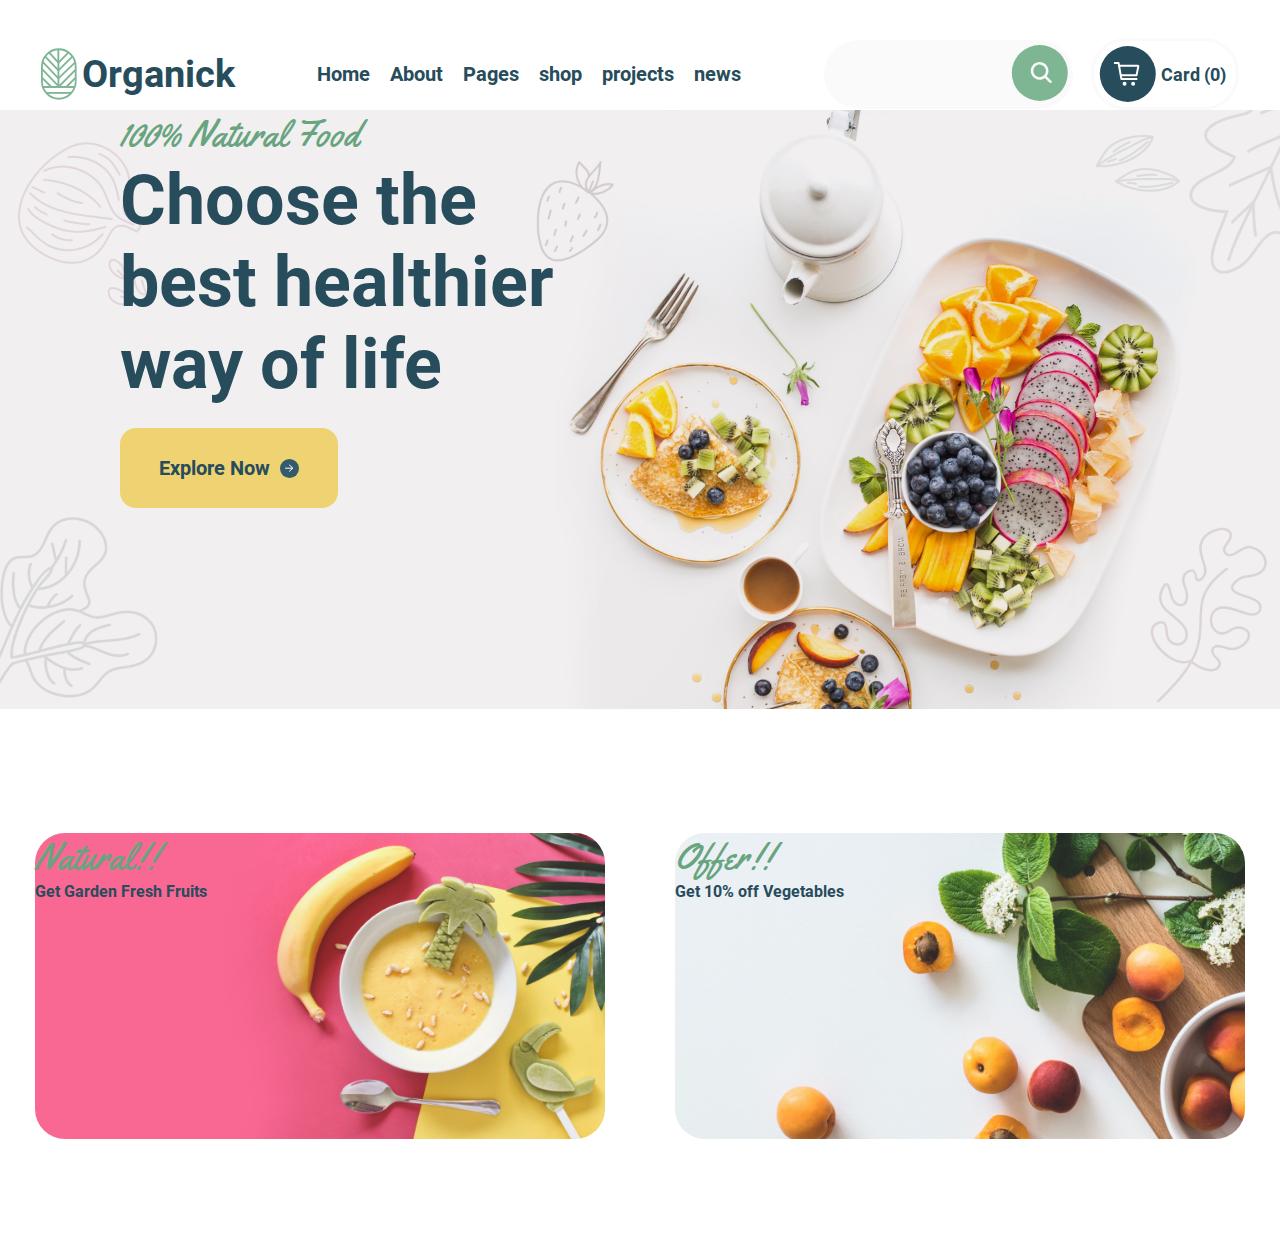
<file: Organicks/index.html>
<!DOCTYPE html>
<html lang="en">

<head>
    <meta charset="UTF-8">
    <meta name="viewport" content="width=device-width, initial-scale=1.0">
    <title>Organick</title>
    <link rel="stylesheet" href="./fonts/font.css">
    <link rel="stylesheet" href="main.css">
    <link rel="stylesheet" href="adptive.css">
</head>

<body>

    <header>
        <div class="logo">
            <svg width="39" height="56" viewBox="0 0 39 56" fill="none" xmlns="http://www.w3.org/2000/svg">
                <path d="M1.85059 42.0684H19.2909H36.7312" stroke="#7EB693" stroke-width="2" stroke-miterlimit="10" />
                <path d="M5.79102 48.5L19.291 48.5L32.791 48.5" stroke="#7EB693" stroke-width="2"
                    stroke-miterlimit="10" />
                <path d="M18.791 1.50002L18.791 8.50002L18.791 15.5" stroke="#7EB693" stroke-width="2"
                    stroke-miterlimit="10" />
                <path d="M18.8657 14.7842V41.2158" stroke="#7EB693" stroke-width="2" stroke-miterlimit="10" />
                <path d="M29.9254 4.55275L18.8657 15.637" stroke="#7EB693" stroke-width="2" stroke-miterlimit="10" />
                <path d="M34.1792 8.81593L18.8657 24.1633" stroke="#7EB693" stroke-width="2" stroke-miterlimit="10" />
                <path d="M36.7314 15.6367L18.8657 32.6894" stroke="#7EB693" stroke-width="2" stroke-miterlimit="10" />
                <path d="M37.5821 23.3106L18.8657 42.0685" stroke="#7EB693" stroke-width="2" stroke-miterlimit="10" />
                <path d="M37.582 31.8369L27.373 42.0685" stroke="#7EB693" stroke-width="2" stroke-miterlimit="10" />
                <path d="M1 31.8369L11.209 42.0685" stroke="#7EB693" stroke-width="2" stroke-miterlimit="10" />
                <path d="M8.65674 4.55275L18.8657 15.637" stroke="#7EB693" stroke-width="2" stroke-miterlimit="10" />
                <path d="M4.40283 8.81593L18.8655 24.1633" stroke="#7EB693" stroke-width="2" stroke-miterlimit="10" />
                <path d="M1.85059 14.7842L18.8655 32.6895" stroke="#7EB693" stroke-width="2" stroke-miterlimit="10" />
                <path d="M1 22.458L18.8657 41.2159" stroke="#7EB693" stroke-width="2" stroke-miterlimit="10" />
                <path
                    d="M19.291 54.8579C9.19019 54.8579 1 46.4056 1 35.9772V20.0228C1 9.5963 9.19019 1.14211 19.291 1.14211C29.3937 1.14211 37.5821 9.5963 37.5821 20.0228V35.9772C37.5839 46.4056 29.3937 54.8579 19.291 54.8579Z"
                    stroke="#7EB693" stroke-width="2" stroke-miterlimit="10" />
            </svg>
            <span class="logoText">Organick</span>
        </div>
        <nav>
            <a href="#">Home</a>
            <a href="#">About</a>
            <a href="#">Pages</a>
            <a href="#">shop</a>
            <a href="#">projects</a>
            <a href="#">news</a>
        </nav>
        <div class="searchBasket">
            <div class="search desktopM">
                <input type="text" class="searchInput">
                <button class="searchIcon">
                    <svg width="57" height="56" viewBox="0 0 57 56" fill="none" xmlns="http://www.w3.org/2000/svg">
                        <circle cx="28.791" cy="28" r="28" fill="#7EB693" />
                        <path
                            d="M40.4692 35.8921L35.7086 31.1315C36.8547 29.6057 37.4734 27.7485 37.4713 25.8402C37.4713 20.9657 33.5056 17 28.6312 17C23.7567 17 19.791 20.9657 19.791 25.8402C19.791 30.7146 23.7567 34.6803 28.6312 34.6803C30.5395 34.6824 32.3967 34.0637 33.9225 32.9175L38.6831 37.6781C38.9241 37.8936 39.2384 38.0085 39.5615 37.9995C39.8846 37.9905 40.192 37.8581 40.4205 37.6295C40.6491 37.401 40.7815 37.0936 40.7905 36.7705C40.7996 36.4474 40.6846 36.1331 40.4692 35.8921ZM22.3168 25.8402C22.3168 24.5913 22.6871 23.3705 23.3809 22.3321C24.0748 21.2937 25.061 20.4843 26.2148 20.0064C27.3686 19.5285 28.6382 19.4034 29.8631 19.6471C31.0879 19.8907 32.213 20.4921 33.0961 21.3752C33.9792 22.2583 34.5806 23.3834 34.8242 24.6083C35.0679 25.8332 34.9428 27.1028 34.4649 28.2566C33.987 29.4104 33.1777 30.3966 32.1393 31.0904C31.1009 31.7842 29.88 32.1546 28.6312 32.1546C26.9571 32.1526 25.3522 31.4866 24.1684 30.3029C22.9847 29.1192 22.3188 27.5142 22.3168 25.8402Z"
                            fill="#FAFAFA" />
                    </svg>
                </button>
            </div>
            <a class="basket desktopM">
                <svg width="57" height="56" viewBox="0 0 57 56" fill="none" xmlns="http://www.w3.org/2000/svg">
                    <circle cx="28.791" cy="28" r="28" fill="#274C5B" />
                    <path
                        d="M25.5689 39.0001C26.2439 39.0001 26.7911 38.4529 26.7911 37.7779C26.7911 37.1029 26.2439 36.5557 25.5689 36.5557C24.8939 36.5557 24.3467 37.1029 24.3467 37.7779C24.3467 38.4529 24.8939 39.0001 25.5689 39.0001Z"
                        fill="white" stroke="white" stroke-width="1.5" stroke-linecap="round" stroke-linejoin="round" />
                    <path
                        d="M34.1246 39.0001C34.7996 39.0001 35.3468 38.4529 35.3468 37.7779C35.3468 37.1029 34.7996 36.5557 34.1246 36.5557C33.4496 36.5557 32.9023 37.1029 32.9023 37.7779C32.9023 38.4529 33.4496 39.0001 34.1246 39.0001Z"
                        fill="white" stroke="white" stroke-width="1.5" stroke-linecap="round" stroke-linejoin="round" />
                    <path d="M15.791 17H19.5729L22.4093 33.0731H37.5369" stroke="white" stroke-width="2"
                        stroke-linecap="round" stroke-linejoin="round" />
                    <path
                        d="M21.9022 29.1837L37.1494 29.2907C37.2587 29.2908 37.3647 29.2529 37.4493 29.1837C37.5339 29.1144 37.5918 29.0179 37.6133 28.9107L39.3151 20.4014C39.3289 20.3328 39.3272 20.262 39.3102 20.1941C39.2933 20.1262 39.2615 20.063 39.2171 20.0089C39.1727 19.9548 39.1169 19.9112 39.0536 19.8813C38.9903 19.8514 38.9212 19.8359 38.8513 19.8359L20.3584 19.8359"
                        stroke="white" stroke-width="2" stroke-linecap="round" stroke-linejoin="round" />
                </svg>
                <span class="rbt700">Card (0)</span>
            </a>
            <div class="headerMenu pad">
                <span class="mLine"></span>
                <span class="mLine"></span>
                <span class="mLine"></span>
            </div>
        </div>
    </header>

    <section class="main">
        <img src="./img/Image(50).png" alt="" class="mainImg desktopM">
        <img src="./img/Background Patterns.png" alt="" class="mainImg2">
        <img src="./img/Background Patterns.png" alt="" class="w100">
        <div class="mainInfo">
            <div class="yellowtail">100% Natural Food</div>
            <h1>Choose the best healthier way of life</h1>
            <a class="yellowButton">
                <span>Explore Now</span>
                <svg width="19" height="19" viewBox="0 0 19 19" fill="none" xmlns="http://www.w3.org/2000/svg">
                    <circle cx="9.5" cy="9.5" r="9.5" fill="#335B6B" />
                    <path d="M9.47641 6.12891L12.871 9.19342L9.47641 12.2579M12.3995 9.19342H5.51611" stroke="white"
                        stroke-linecap="round" stroke-linejoin="round" />
                </svg>
            </a>
        </div>
    </section>

    <section>
        <div class="speedChoose">
            <div class="choose">
                <img src="./img/Photo(1).jpg" alt="" class="chooseImg">
                <div class="infoChoose">
                    <div class="yellowtail white">Natural!!</div>
                    <span>Get Garden Fresh Fruits</span>
                </div>
            </div>
            <div class="choose">
                <img src="./img/Photo.jpg" alt="" class="chooseImg">
                <div class="infoChoose">
                    <div class="yellowtail">Offer!!</div>
                    <span>Get 10% off Vegetables</span>
                </div>
            </div>
        </div>
    </section>

</body>

</html>
</file>
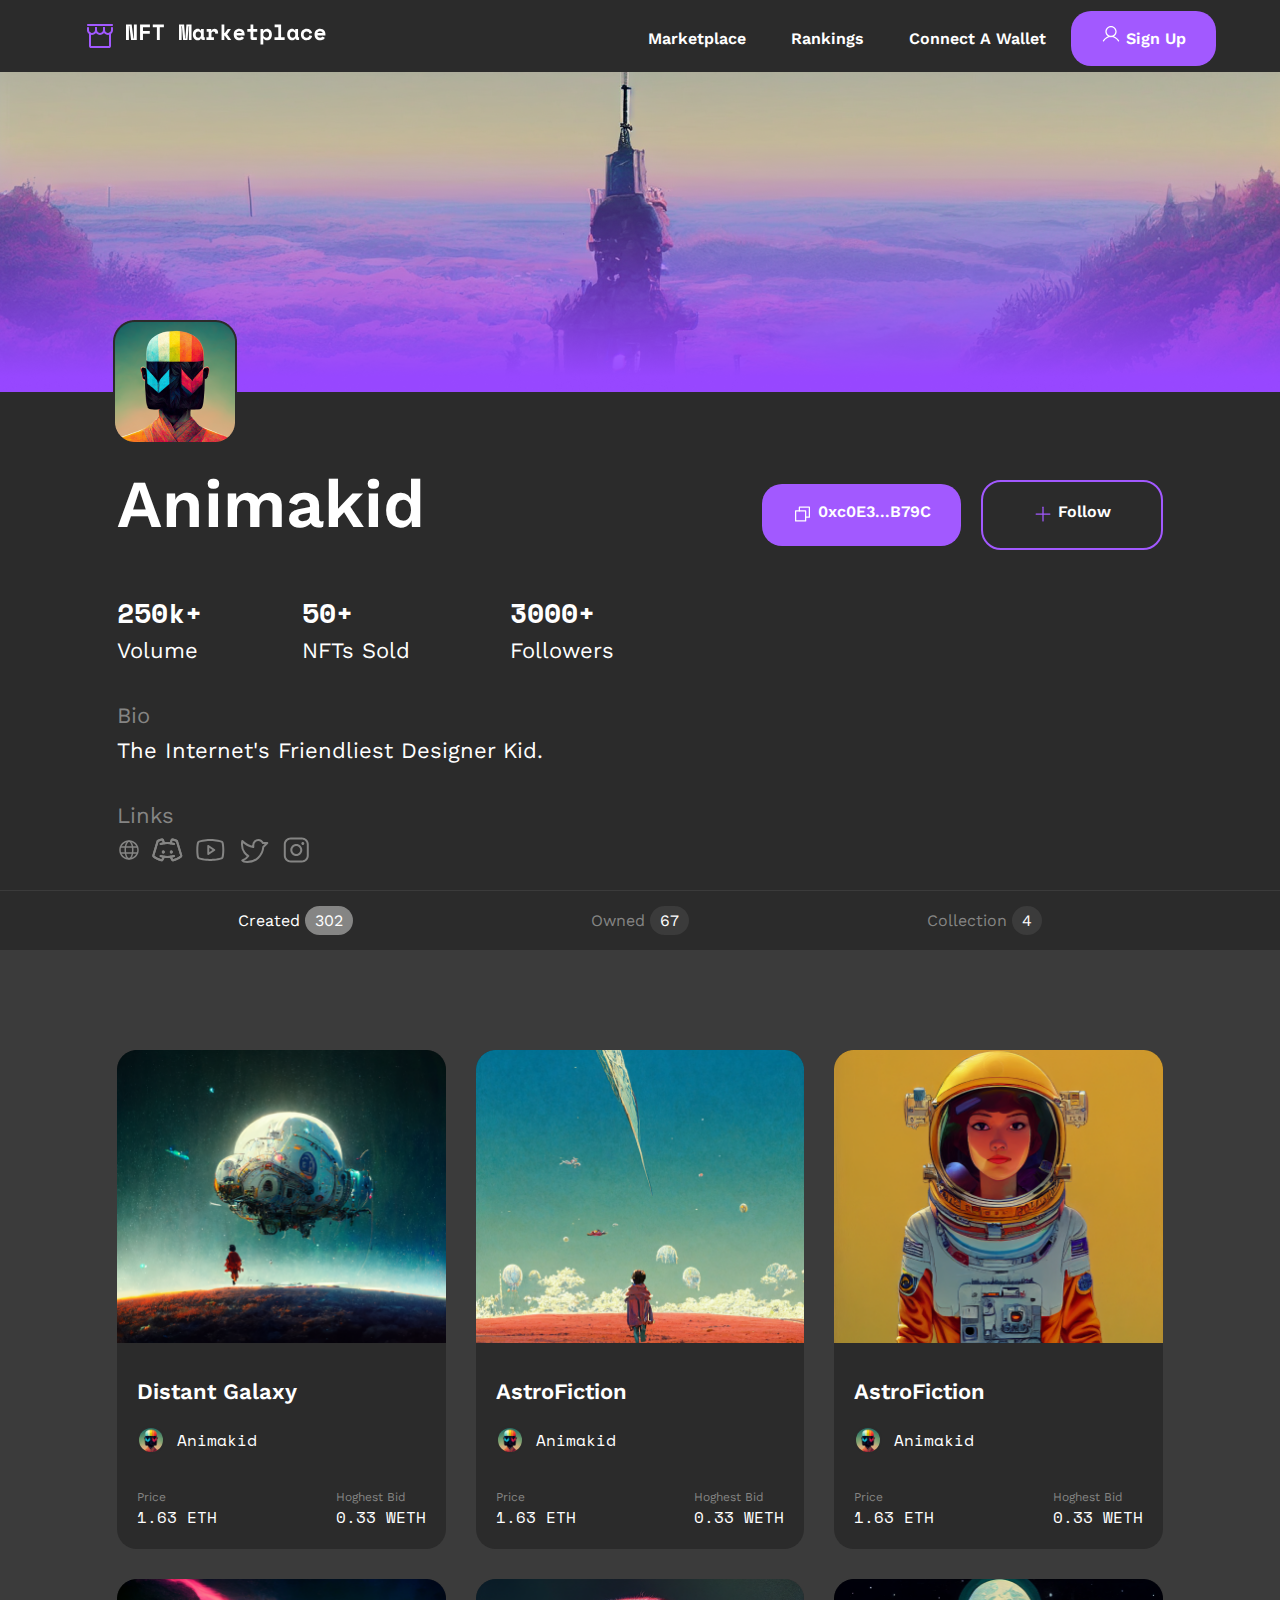
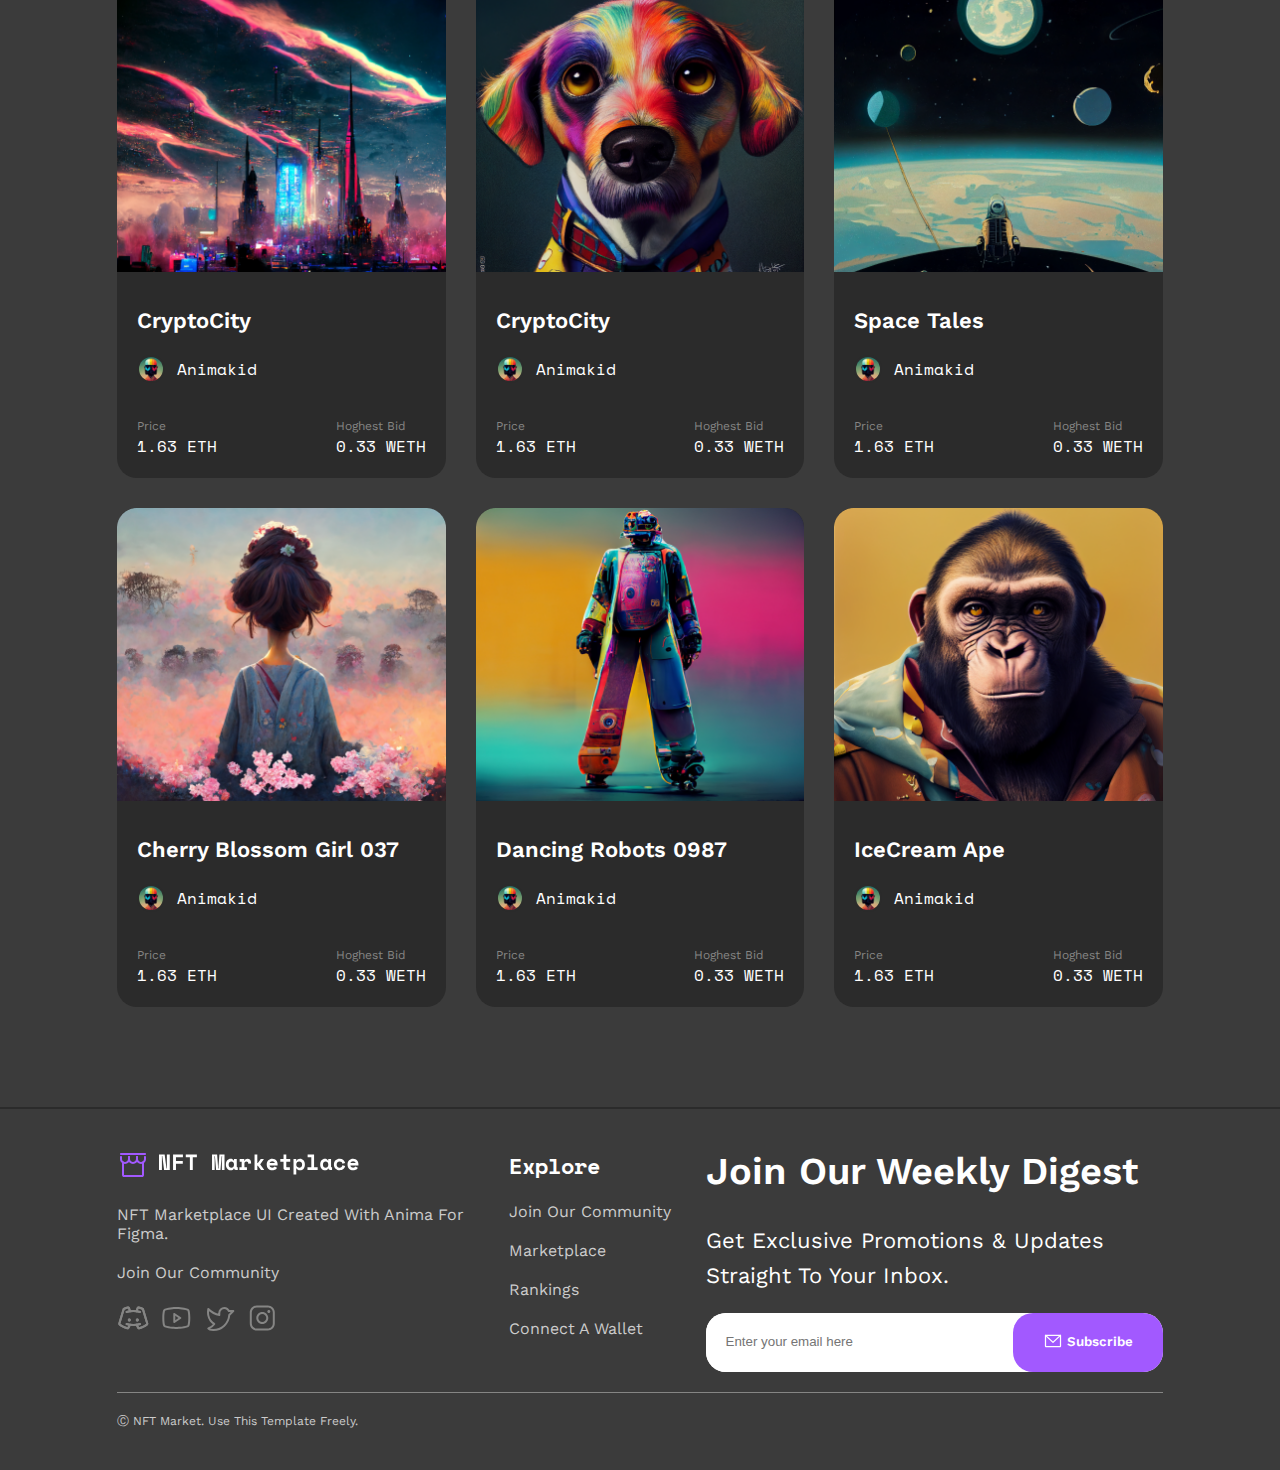
<file: Artist Page/artistPage.html>
<!DOCTYPE html>
<html lang="en">
<head>
    <link rel="stylesheet" href="../font/font.css">
    <link rel="stylesheet" href="../main.css">
    <link rel="stylesheet" href="artistPage.css">
    <link rel="stylesheet" href="../adaptiv.css">
    <meta charset="UTF-8">
    <meta name="viewport" content="width=device-width, initial-scale=1.0">
    <title>Artist Page</title>
</head>
<body>
    <nav>
        <a class="logo" href="../index.html">
                <svg width="32" height="32" viewBox="0 0 32 32" fill="none" xmlns="http://www.w3.org/2000/svg">
                <path fill-rule="evenodd" clip-rule="evenodd" d="M6 12.4502C6.55228 12.4502 7 12.8979 7 13.4502V26.0002H25V13.4502C25 12.8979 25.4477 12.4502 26 12.4502C26.5523 12.4502 27 12.8979 27 13.4502V26.0002C27 26.5306 26.7893 27.0393 26.4142 27.4144C26.0391 27.7895 25.5304 28.0002 25 28.0002H7C6.46957 28.0002 5.96086 27.7895 5.58579 27.4144C5.21071 27.0393 5 26.5306 5 26.0002V13.4502C5 12.8979 5.44772 12.4502 6 12.4502Z" fill="#A259FF"/>
                <path fill-rule="evenodd" clip-rule="evenodd" d="M3 5C3 4.44772 3.44772 4 4 4H28C28.5523 4 29 4.44772 29 5C29 5.55228 28.5523 6 28 6H4C3.44772 6 3 5.55228 3 5Z" fill="#A259FF"/>
                <path fill-rule="evenodd" clip-rule="evenodd" d="M4 7C4.55228 7 5 7.44772 5 8V10C5 10.7956 5.31607 11.5587 5.87868 12.1213C6.44129 12.6839 7.20435 13 8 13C8.79565 13 9.55871 12.6839 10.1213 12.1213C10.6839 11.5587 11 10.7956 11 10V8C11 7.44772 11.4477 7 12 7C12.5523 7 13 7.44772 13 8V10C13 11.3261 12.4732 12.5979 11.5355 13.5355C10.5979 14.4732 9.32608 15 8 15C6.67392 15 5.40215 14.4732 4.46447 13.5355C3.52678 12.5979 3 11.3261 3 10V8C3 7.44772 3.44772 7 4 7Z" fill="#A259FF"/>
                <path fill-rule="evenodd" clip-rule="evenodd" d="M12 7C12.5523 7 13 7.44772 13 8V10C13 10.7956 13.3161 11.5587 13.8787 12.1213C14.4413 12.6839 15.2044 13 16 13C16.7956 13 17.5587 12.6839 18.1213 12.1213C18.6839 11.5587 19 10.7956 19 10V8C19 7.44772 19.4477 7 20 7C20.5523 7 21 7.44772 21 8V10C21 11.3261 20.4732 12.5979 19.5355 13.5355C18.5979 14.4732 17.3261 15 16 15C14.6739 15 13.4021 14.4732 12.4645 13.5355C11.5268 12.5979 11 11.3261 11 10V8C11 7.44772 11.4477 7 12 7Z" fill="#A259FF"/>
                <path fill-rule="evenodd" clip-rule="evenodd" d="M20 7C20.5523 7 21 7.44772 21 8V10C21 10.7956 21.3161 11.5587 21.8787 12.1213C22.4413 12.6839 23.2044 13 24 13C24.7956 13 25.5587 12.6839 26.1213 12.1213C26.6839 11.5587 27 10.7956 27 10V8C27 7.44772 27.4477 7 28 7C28.5523 7 29 7.44772 29 8V10C29 11.3261 28.4732 12.5979 27.5355 13.5355C26.5979 14.4732 25.3261 15 24 15C22.6739 15 21.4021 14.4732 20.4645 13.5355C19.5268 12.5979 19 11.3261 19 10V8C19 7.44772 19.4477 7 20 7Z" fill="#A259FF"/>
                </svg> 
            </span>
            <span>
                <svg width="200" height="21" viewBox="0 0 200 21" fill="none" xmlns="http://www.w3.org/2000/svg">
                    <path d="M7.48 14.5476H7.876V0.599609H10.78V15.9996H5.104L3.3 2.05161H2.904V15.9996H0V0.599609H5.676L7.48 14.5476Z" fill="white"/>
                    <path d="M14.0647 0.599609H23.9207V3.37161H16.9687V6.89161H23.7887V9.66361H16.9687V15.9996H14.0647V0.599609Z" fill="white"/>
                    <path d="M26.7874 0.599609H37.8754V3.37161H33.7834V15.9996H30.8794V3.37161H26.7874V0.599609Z" fill="white"/>
                    <path d="M53.0248 0.599609H58.1288L59.0088 12.1716V14.4156H59.5368V12.1716L60.4168 0.599609H65.5208V15.9996H62.8808V5.70361L63.1448 2.18361H62.6168L61.4728 15.9996H57.1168L55.9288 2.18361H55.4008L55.6648 5.70361V15.9996H53.0248V0.599609Z" fill="white"/>
                    <path d="M74.7895 14.4156C74.4962 15.1049 74.0855 15.5963 73.5575 15.8896C73.0295 16.1683 72.4135 16.3076 71.7095 16.3076C71.0495 16.3076 70.4262 16.1829 69.8395 15.9336C69.2675 15.6843 68.7615 15.3176 68.3215 14.8336C67.8815 14.3496 67.5295 13.7629 67.2655 13.0736C67.0162 12.3843 66.8915 11.5996 66.8915 10.7196V10.3676C66.8915 9.50228 67.0162 8.72494 67.2655 8.03561C67.5148 7.34628 67.8522 6.75961 68.2775 6.27561C68.7028 5.79161 69.1942 5.42494 69.7515 5.17561C70.3235 4.91161 70.9322 4.77961 71.5775 4.77961C72.3549 4.77961 72.9782 4.91161 73.4475 5.17561C73.9315 5.43961 74.3129 5.85028 74.5915 6.40761H74.9875V5.08761H77.7595V12.6996C77.7595 13.1396 77.9575 13.3596 78.3535 13.3596H78.7715V15.9996H76.8795C76.3809 15.9996 75.9702 15.8529 75.6475 15.5596C75.3395 15.2663 75.1855 14.8849 75.1855 14.4156H74.7895ZM72.3255 13.6676C73.1322 13.6676 73.7775 13.4036 74.2615 12.8756C74.7455 12.3329 74.9875 11.5996 74.9875 10.6756V10.4116C74.9875 9.48761 74.7455 8.76161 74.2615 8.23361C73.7775 7.69094 73.1322 7.41961 72.3255 7.41961C71.5189 7.41961 70.8735 7.69094 70.3895 8.23361C69.9055 8.76161 69.6635 9.48761 69.6635 10.4116V10.6756C69.6635 11.5996 69.9055 12.3329 70.3895 12.8756C70.8735 13.4036 71.5189 13.6676 72.3255 13.6676Z" fill="white"/>
                    <path d="M80.6702 5.08761H85.2902V6.67161H85.6862C85.8915 6.07028 86.2362 5.60828 86.7202 5.28561C87.2189 4.94828 87.8129 4.77961 88.5022 4.77961C89.5876 4.77961 90.4602 5.12428 91.1202 5.81361C91.7802 6.48828 92.1102 7.52228 92.1102 8.91561V9.39961L89.2502 9.66361V9.35561C89.2502 8.75428 89.0962 8.27761 88.7882 7.92561C88.4802 7.55894 88.0182 7.37561 87.4022 7.37561C86.7862 7.37561 86.3022 7.58828 85.9502 8.01361C85.5982 8.43894 85.4222 9.04761 85.4222 9.83961V13.3596H87.9302V15.9996H80.4062V13.3596H82.6502V7.72761H80.6702V5.08761Z" fill="white"/>
                    <path d="M98.3209 9.09161H98.8489L101.753 5.08761H104.789V5.21961L101.269 10.2136V10.6096L105.141 15.8676V15.9996H101.973L98.8489 11.7316H98.3209V15.9996H95.5489V0.599609H98.3209V9.09161Z" fill="white"/>
                    <path d="M110.582 11.4456C110.596 11.7683 110.67 12.0689 110.802 12.3476C110.948 12.6116 111.139 12.8463 111.374 13.0516C111.623 13.2423 111.902 13.3963 112.21 13.5136C112.532 13.6163 112.87 13.6676 113.222 13.6676C113.911 13.6676 114.439 13.5503 114.806 13.3156C115.172 13.0663 115.436 12.7729 115.598 12.4356L117.974 13.7556C117.842 14.0343 117.658 14.3276 117.424 14.6356C117.189 14.9289 116.881 15.2003 116.5 15.4496C116.133 15.6989 115.678 15.9043 115.136 16.0656C114.608 16.2269 113.984 16.3076 113.266 16.3076C112.444 16.3076 111.696 16.1756 111.022 15.9116C110.347 15.6476 109.76 15.2663 109.262 14.7676C108.778 14.2689 108.396 13.6603 108.118 12.9416C107.854 12.2229 107.722 11.4089 107.722 10.4996V10.3676C107.722 9.53161 107.861 8.76894 108.14 8.07961C108.433 7.39028 108.829 6.80361 109.328 6.31961C109.826 5.83561 110.406 5.46161 111.066 5.19761C111.74 4.91894 112.459 4.77961 113.222 4.77961C114.16 4.77961 114.967 4.94828 115.642 5.28561C116.316 5.60828 116.874 6.02628 117.314 6.53961C117.754 7.03828 118.076 7.59561 118.282 8.21161C118.487 8.81294 118.59 9.39961 118.59 9.97161V11.4456H110.582ZM113.2 7.28761C112.496 7.28761 111.924 7.47094 111.484 7.83761C111.044 8.18961 110.758 8.60028 110.626 9.06961H115.774C115.686 8.55628 115.407 8.13094 114.938 7.79361C114.483 7.45628 113.904 7.28761 113.2 7.28761Z" fill="white"/>
                    <path d="M121.302 5.08761H124.536V0.599609H127.308V5.08761H131.246V7.72761H127.308V12.6996C127.308 13.1396 127.506 13.3596 127.902 13.3596H130.85V15.9996H126.23C125.732 15.9996 125.321 15.8383 124.998 15.5156C124.69 15.1929 124.536 14.7823 124.536 14.2836V7.72761H121.302V5.08761Z" fill="white"/>
                    <path d="M137.281 20.3996H134.509V5.08761H137.281V6.67161H137.677C137.97 6.07028 138.396 5.60828 138.953 5.28561C139.51 4.94828 140.222 4.77961 141.087 4.77961C141.732 4.77961 142.341 4.90428 142.913 5.15361C143.5 5.40294 144.006 5.76961 144.431 6.25361C144.871 6.72294 145.216 7.30228 145.465 7.99161C145.729 8.68094 145.861 9.46561 145.861 10.3456V10.7416C145.861 11.6363 145.736 12.4283 145.487 13.1176C145.238 13.8069 144.9 14.3936 144.475 14.8776C144.05 15.3469 143.544 15.7063 142.957 15.9556C142.385 16.1903 141.762 16.3076 141.087 16.3076C140.588 16.3076 140.156 16.2563 139.789 16.1536C139.422 16.0509 139.1 15.9116 138.821 15.7356C138.557 15.5596 138.33 15.3616 138.139 15.1416C137.963 14.9069 137.809 14.6649 137.677 14.4156H137.281V20.3996ZM140.185 13.6676C141.05 13.6676 141.747 13.4036 142.275 12.8756C142.818 12.3329 143.089 11.5996 143.089 10.6756V10.4116C143.089 9.48761 142.818 8.76161 142.275 8.23361C141.747 7.69094 141.05 7.41961 140.185 7.41961C139.32 7.41961 138.616 7.69828 138.073 8.25561C137.545 8.79828 137.281 9.51694 137.281 10.4116V10.6756C137.281 11.5703 137.545 12.2963 138.073 12.8536C138.616 13.3963 139.32 13.6676 140.185 13.6676Z" fill="white"/>
                    <path d="M148.486 13.3596H152.314V3.23961H148.618V0.599609H155.086V13.3596H158.65V15.9996H148.486V13.3596Z" fill="white"/>
                    <path d="M169.084 14.4156C168.791 15.1049 168.38 15.5963 167.852 15.8896C167.324 16.1683 166.708 16.3076 166.004 16.3076C165.344 16.3076 164.721 16.1829 164.134 15.9336C163.562 15.6843 163.056 15.3176 162.616 14.8336C162.176 14.3496 161.824 13.7629 161.56 13.0736C161.311 12.3843 161.186 11.5996 161.186 10.7196V10.3676C161.186 9.50228 161.311 8.72494 161.56 8.03561C161.81 7.34628 162.147 6.75961 162.572 6.27561C162.998 5.79161 163.489 5.42494 164.046 5.17561C164.618 4.91161 165.227 4.77961 165.872 4.77961C166.65 4.77961 167.273 4.91161 167.742 5.17561C168.226 5.43961 168.608 5.85028 168.886 6.40761H169.282V5.08761H172.054V12.6996C172.054 13.1396 172.252 13.3596 172.648 13.3596H173.066V15.9996H171.174C170.676 15.9996 170.265 15.8529 169.942 15.5596C169.634 15.2663 169.48 14.8849 169.48 14.4156H169.084ZM166.62 13.6676C167.427 13.6676 168.072 13.4036 168.556 12.8756C169.04 12.3329 169.282 11.5996 169.282 10.6756V10.4116C169.282 9.48761 169.04 8.76161 168.556 8.23361C168.072 7.69094 167.427 7.41961 166.62 7.41961C165.814 7.41961 165.168 7.69094 164.684 8.23361C164.2 8.76161 163.958 9.48761 163.958 10.4116V10.6756C163.958 11.5996 164.2 12.3329 164.684 12.8756C165.168 13.4036 165.814 13.6676 166.62 13.6676Z" fill="white"/>
                    <path d="M186.141 11.9956C185.892 13.2863 185.298 14.3276 184.359 15.1196C183.435 15.9116 182.196 16.3076 180.641 16.3076C179.834 16.3076 179.079 16.1829 178.375 15.9336C177.686 15.6843 177.084 15.3249 176.571 14.8556C176.058 14.3863 175.654 13.8069 175.361 13.1176C175.068 12.4283 174.921 11.6436 174.921 10.7636V10.4996C174.921 9.61961 175.068 8.82761 175.361 8.12361C175.654 7.41961 176.058 6.81828 176.571 6.31961C177.099 5.82094 177.708 5.43961 178.397 5.17561C179.101 4.91161 179.849 4.77961 180.641 4.77961C182.166 4.77961 183.398 5.17561 184.337 5.96761C185.29 6.75961 185.892 7.80094 186.141 9.09161L183.413 9.79561C183.325 9.15028 183.046 8.59295 182.577 8.12361C182.108 7.65428 181.448 7.41961 180.597 7.41961C180.201 7.41961 179.827 7.49294 179.475 7.63961C179.123 7.78628 178.815 7.99894 178.551 8.27761C178.287 8.54161 178.074 8.87161 177.913 9.26761C177.766 9.64894 177.693 10.0816 177.693 10.5656V10.6976C177.693 11.1816 177.766 11.6143 177.913 11.9956C178.074 12.3623 178.287 12.6703 178.551 12.9196C178.815 13.1689 179.123 13.3596 179.475 13.4916C179.827 13.6089 180.201 13.6676 180.597 13.6676C181.448 13.6676 182.093 13.4549 182.533 13.0296C182.988 12.6043 183.281 12.0323 183.413 11.3136L186.141 11.9956Z" fill="white"/>
                    <path d="M191.406 11.4456C191.421 11.7683 191.494 12.0689 191.626 12.3476C191.773 12.6116 191.963 12.8463 192.198 13.0516C192.447 13.2423 192.726 13.3963 193.034 13.5136C193.357 13.6163 193.694 13.6676 194.046 13.6676C194.735 13.6676 195.263 13.5503 195.63 13.3156C195.997 13.0663 196.261 12.7729 196.422 12.4356L198.798 13.7556C198.666 14.0343 198.483 14.3276 198.248 14.6356C198.013 14.9289 197.705 15.2003 197.324 15.4496C196.957 15.6989 196.503 15.9043 195.96 16.0656C195.432 16.2269 194.809 16.3076 194.09 16.3076C193.269 16.3076 192.521 16.1756 191.846 15.9116C191.171 15.6476 190.585 15.2663 190.086 14.7676C189.602 14.2689 189.221 13.6603 188.942 12.9416C188.678 12.2229 188.546 11.4089 188.546 10.4996V10.3676C188.546 9.53161 188.685 8.76894 188.964 8.07961C189.257 7.39028 189.653 6.80361 190.152 6.31961C190.651 5.83561 191.23 5.46161 191.89 5.19761C192.565 4.91894 193.283 4.77961 194.046 4.77961C194.985 4.77961 195.791 4.94828 196.466 5.28561C197.141 5.60828 197.698 6.02628 198.138 6.53961C198.578 7.03828 198.901 7.59561 199.106 8.21161C199.311 8.81294 199.414 9.39961 199.414 9.97161V11.4456H191.406ZM194.024 7.28761C193.32 7.28761 192.748 7.47094 192.308 7.83761C191.868 8.18961 191.582 8.60028 191.45 9.06961H196.598C196.51 8.55628 196.231 8.13094 195.762 7.79361C195.307 7.45628 194.728 7.28761 194.024 7.28761Z" fill="white"/>
                </svg>
            </span>
        </a>
        <div class="menu">
            <div class="menu pad">
                <a href="../Market Place/marketPlace.html">Marketplace</a>
                <a href="../Rankings/rank.html">Rankings</a>
                <a href="../connectWallege/wallege.html">Connect a wallet</a>
                <a class="pinkBut" href="../Create Account/createAccount.html">
                    <span>
                        <svg width="20" height="20" viewBox="0 0 20 20" fill="none" xmlns="http://www.w3.org/2000/svg">
                        <path fill-rule="evenodd" clip-rule="evenodd" d="M10 3.125C7.58375 3.125 5.625 5.08375 5.625 7.5C5.625 9.91625 7.58375 11.875 10 11.875C12.4162 11.875 14.375 9.91625 14.375 7.5C14.375 5.08375 12.4162 3.125 10 3.125ZM4.375 7.5C4.375 4.3934 6.8934 1.875 10 1.875C13.1066 1.875 15.625 4.3934 15.625 7.5C15.625 10.6066 13.1066 13.125 10 13.125C6.8934 13.125 4.375 10.6066 4.375 7.5Z" fill="white"/>
                        <path fill-rule="evenodd" clip-rule="evenodd" d="M10.0001 13.124C8.57374 13.124 7.17251 13.4995 5.93728 14.2128C4.70205 14.926 3.67634 15.9518 2.96327 17.1872C2.79071 17.4861 2.40848 17.5886 2.10953 17.416C1.81058 17.2435 1.70812 16.8612 1.88068 16.5623C2.70345 15.1369 3.88696 13.9532 5.31223 13.1303C6.7375 12.3073 8.3543 11.874 10.0001 11.874C11.6459 11.874 13.2627 12.3073 14.688 13.1303C16.1132 13.9532 17.2968 15.1369 18.1195 16.5623C18.2921 16.8612 18.1896 17.2435 17.8907 17.416C17.5917 17.5886 17.2095 17.4861 17.0369 17.1872C16.3239 15.9518 15.2982 14.926 14.0629 14.2128C12.8277 13.4995 11.4265 13.124 10.0001 13.124Z" fill="white"/>
                        </svg>
                    </span>
                    <span>Sign Up</span>
                </a>
            </div>
            <div class="menu desktopP">
                <span>
                    <svg width="24" height="24" viewBox="0 0 24 24" fill="none" xmlns="http://www.w3.org/2000/svg">
                        <path fill-rule="evenodd" clip-rule="evenodd" d="M3 12C3 11.5858 3.33579 11.25 3.75 11.25H20.25C20.6642 11.25 21 11.5858 21 12C21 12.4142 20.6642 12.75 20.25 12.75H3.75C3.33579 12.75 3 12.4142 3 12Z" fill="white"/>
                        <path fill-rule="evenodd" clip-rule="evenodd" d="M3 6C3 5.58579 3.33579 5.25 3.75 5.25H15C15.4142 5.25 15.75 5.58579 15.75 6C15.75 6.41421 15.4142 6.75 15 6.75H3.75C3.33579 6.75 3 6.41421 3 6Z" fill="white"/>
                        <path fill-rule="evenodd" clip-rule="evenodd" d="M3 18C3 17.5858 3.33579 17.25 3.75 17.25H15C15.4142 17.25 15.75 17.5858 15.75 18C15.75 18.4142 15.4142 18.75 15 18.75H3.75C3.33579 18.75 3 18.4142 3 18Z" fill="white"/>
                      </svg>
                </span>
            </div>
        </div>
    </nav>


    <!-- <div class="userImg">
        <img src="img/Image PlaceHolder(3).png" alt="" class="background">
            <img src="img/Asset 12 2(7).png" alt="" class="avatar">
    </div> -->
    <img src="img/Cover + Profile Image(1).png" class="desktopM w100" alt="">
    <img src="img/Cover + Profile Image.png" alt="" class="mobile background">
    <section>
        <div class="userMain">
            <h1>Animakid</h1>
            <div class="right">
                <a class="pinkBut">
                    <span>
                        <svg width="21" height="20" viewBox="0 0 21 20" fill="none" xmlns="http://www.w3.org/2000/svg">
                            <path fill-rule="evenodd" clip-rule="evenodd" d="M6.75 3.125C6.75 2.77982 7.02982 2.5 7.375 2.5H17.375C17.7202 2.5 18 2.77982 18 3.125V13.125C18 13.4702 17.7202 13.75 17.375 13.75H13.625C13.2798 13.75 13 13.4702 13 13.125C13 12.7798 13.2798 12.5 13.625 12.5H16.75V3.75H8V6.875C8 7.22018 7.72018 7.5 7.375 7.5C7.02982 7.5 6.75 7.22018 6.75 6.875V3.125Z" fill="white"/>
                            <path fill-rule="evenodd" clip-rule="evenodd" d="M3 6.875C3 6.52982 3.27982 6.25 3.625 6.25H13.625C13.9702 6.25 14.25 6.52982 14.25 6.875V16.875C14.25 17.2202 13.9702 17.5 13.625 17.5H3.625C3.27982 17.5 3 17.2202 3 16.875V6.875ZM4.25 7.5V16.25H13V7.5H4.25Z" fill="white"/>
                        </svg>
                    </span>
                    <span class="balanc">    
                        0xc0E3...B79C
                    </span>
                </a>
                <a class="blackButton">
                    <span>
                        <svg width="20" height="20" viewBox="0 0 20 20" fill="none" xmlns="http://www.w3.org/2000/svg">
                            <path fill-rule="evenodd" clip-rule="evenodd" d="M2.5 10C2.5 9.65482 2.77982 9.375 3.125 9.375H16.875C17.2202 9.375 17.5 9.65482 17.5 10C17.5 10.3452 17.2202 10.625 16.875 10.625H3.125C2.77982 10.625 2.5 10.3452 2.5 10Z" fill="#A259FF"/>
                            <path fill-rule="evenodd" clip-rule="evenodd" d="M10 2.5C10.3452 2.5 10.625 2.77982 10.625 3.125V16.875C10.625 17.2202 10.3452 17.5 10 17.5C9.65482 17.5 9.375 17.2202 9.375 16.875V3.125C9.375 2.77982 9.65482 2.5 10 2.5Z" fill="#A259FF"/>
                        </svg>
                    </span>
                    <span class="balanc">
                        Follow
                    </span>
                </a>
            </div>
        </div>
        <div class="actions">
            <div class="action">
                <div class="familie2">250k+</div>
                <p>Volume</p>
            </div>
            <div class="action">
                <div class="familie2">50+</div>
                <p>NFTs Sold</p>
            </div>
            <div class="action">
                <div class="familie2">3000+</div>
                <p>Followers</p>
            </div>
        </div>
        <p class="gray">Bio</p>
        <p class="bio">The internet's friendliest designer kid.</p>
        <div class="social">
            <p class="gray">Links</p>
            <div class="socialItems">
                <a href="#">
                    <span>
                        <svg width="24" height="24" viewBox="0 0 24 24" fill="none" xmlns="http://www.w3.org/2000/svg">
                            <path fill-rule="evenodd" clip-rule="evenodd" d="M12 3.75C7.44365 3.75 3.75 7.44365 3.75 12C3.75 16.5563 7.44365 20.25 12 20.25C16.5563 20.25 20.25 16.5563 20.25 12C20.25 7.44365 16.5563 3.75 12 3.75ZM2.25 12C2.25 6.61522 6.61522 2.25 12 2.25C17.3848 2.25 21.75 6.61522 21.75 12C21.75 17.3848 17.3848 21.75 12 21.75C6.61522 21.75 2.25 17.3848 2.25 12Z" fill="#858584"/>
                            <path fill-rule="evenodd" clip-rule="evenodd" d="M2.76562 9C2.76562 8.58579 3.10141 8.25 3.51562 8.25H20.4844C20.8986 8.25 21.2344 8.58579 21.2344 9C21.2344 9.41421 20.8986 9.75 20.4844 9.75H3.51562C3.10141 9.75 2.76562 9.41421 2.76562 9Z" fill="#858584"/>
                            <path fill-rule="evenodd" clip-rule="evenodd" d="M2.76562 15C2.76562 14.5858 3.10141 14.25 3.51562 14.25H20.4844C20.8986 14.25 21.2344 14.5858 21.2344 15C21.2344 15.4142 20.8986 15.75 20.4844 15.75H3.51562C3.10141 15.75 2.76562 15.4142 2.76562 15Z" fill="#858584"/>
                            <path fill-rule="evenodd" clip-rule="evenodd" d="M10.0378 6.10405C9.4079 7.57484 9 9.659 9 12.0004C9 14.3418 9.4079 16.4259 10.0378 17.8967C10.3533 18.6335 10.7097 19.1817 11.0673 19.5349C11.4217 19.8849 11.736 20.0066 12 20.0066C12.264 20.0066 12.5783 19.8849 12.9327 19.5349C13.2903 19.1817 13.6467 18.6335 13.9622 17.8967C14.5921 16.4259 15 14.3418 15 12.0004C15 9.659 14.5921 7.57484 13.9622 6.10405C13.6467 5.36731 13.2903 4.81904 12.9327 4.46587C12.5783 4.11587 12.264 3.99414 12 3.99414C11.736 3.99414 11.4217 4.11587 11.0673 4.46587C10.7097 4.81904 10.3533 5.36731 10.0378 6.10405ZM10.0133 3.39863C10.5562 2.86245 11.2284 2.49414 12 2.49414C12.7716 2.49414 13.4438 2.86245 13.9867 3.39863C14.5264 3.93164 14.978 4.66569 15.3411 5.51353C16.0684 7.21187 16.5 9.50584 16.5 12.0004C16.5 14.4949 16.0684 16.7889 15.3411 18.4873C14.978 19.3351 14.5264 20.0691 13.9867 20.6022C13.4438 21.1383 12.7716 21.5066 12 21.5066C11.2284 21.5066 10.5562 21.1383 10.0133 20.6022C9.47362 20.0691 9.02201 19.3351 8.65891 18.4873C7.93157 16.7889 7.5 14.4949 7.5 12.0004C7.5 9.50584 7.93157 7.21187 8.65891 5.51353C9.02201 4.66569 9.47362 3.93164 10.0133 3.39863Z" fill="#858584"/>
                        </svg>
                    </span>
                </a>
                <a href="#">
                    <svg width="33" height="32" viewBox="0 0 33 32" fill="none" xmlns="http://www.w3.org/2000/svg">
<path d="M12.293 19.5C13.1214 19.5 13.793 18.8284 13.793 18C13.793 17.1716 13.1214 16.5 12.293 16.5C11.4645 16.5 10.793 17.1716 10.793 18C10.793 18.8284 11.4645 19.5 12.293 19.5Z" fill="#858584"/>
<path d="M20.293 19.5C21.1214 19.5 21.793 18.8284 21.793 18C21.793 17.1716 21.1214 16.5 20.293 16.5C19.4645 16.5 18.793 17.1716 18.793 18C18.793 18.8284 19.4645 19.5 20.293 19.5Z" fill="#858584"/>
<path fill-rule="evenodd" clip-rule="evenodd" d="M16.2856 10.0006C14.1178 9.98454 11.9608 10.3065 9.89211 10.9548C9.3651 11.12 8.80398 10.8267 8.63881 10.2997C8.47364 9.77266 8.76697 9.21154 9.29397 9.04637C11.5586 8.33661 13.9199 7.98379 16.293 8.00057C18.6662 7.98379 21.0275 8.33661 23.2921 9.04637C23.8191 9.21154 24.1124 9.77266 23.9473 10.2997C23.7821 10.8267 23.221 11.12 22.694 10.9548C20.6253 10.3065 18.4683 9.98454 16.3004 10.0006H16.2856Z" fill="#858584"/>
<path fill-rule="evenodd" clip-rule="evenodd" d="M8.63881 21.7012C8.80398 21.1742 9.3651 20.8809 9.89211 21.046C11.9608 21.6944 14.1178 22.0163 16.2856 22.0003H16.3004C18.4683 22.0163 20.6253 21.6944 22.694 21.046C23.221 20.8809 23.7821 21.1742 23.9473 21.7012C24.1124 22.2282 23.8191 22.7893 23.2921 22.9545C21.0275 23.6643 18.6662 24.0171 16.293 24.0003C13.9199 24.0171 11.5586 23.6643 9.29397 22.9545C8.76697 22.7893 8.47364 22.2282 8.63881 21.7012Z" fill="#858584"/>
<path fill-rule="evenodd" clip-rule="evenodd" d="M20.5124 4.81024C20.9429 4.56754 21.4476 4.4917 21.9303 4.59714C23.2479 4.88268 24.5378 5.28326 25.7853 5.79426C26.0661 5.90254 26.3183 6.07398 26.5224 6.29541C26.7286 6.5192 26.88 6.78788 26.9645 7.08017L31.2003 21.2246C31.3108 21.593 31.3134 21.9855 31.2077 22.3554C31.102 22.7253 30.8925 23.0571 30.604 23.3116L30.5989 23.3161C28.5314 25.1151 25.73 26.4767 22.5481 27.2567C22.1061 27.3694 21.6387 27.3256 21.2252 27.1326C20.8134 26.9404 20.4806 26.6122 20.2828 26.2035L18.7745 23.2119C18.5259 22.7188 18.7241 22.1174 19.2173 21.8688C19.7104 21.6202 20.3118 21.8184 20.5604 22.3115L22.0729 25.3115L22.074 25.3137C25.0119 24.5933 27.506 23.3562 29.286 21.8073L29.9425 22.5617L29.2809 21.8119C29.2827 21.8103 29.284 21.8082 29.2846 21.8059C29.2853 21.8036 29.2853 21.8012 29.2846 21.7989L25.0485 7.65368C25.045 7.65227 25.0414 7.65084 25.0379 7.64939C23.895 7.18051 22.713 6.81314 21.5057 6.55155L21.5035 6.55107C21.5005 6.55042 21.4974 6.55089 21.4947 6.5524C21.4923 6.55375 21.4904 6.55587 21.4893 6.5584L20.5044 9.53807C20.3311 10.0625 19.7655 10.347 19.2411 10.1737C18.7167 10.0004 18.4322 9.43476 18.6055 8.91038L19.5959 5.91419C19.7554 5.44609 20.0817 5.05312 20.5124 4.81024Z" fill="#858584"/>
<path fill-rule="evenodd" clip-rule="evenodd" d="M11.0912 6.5524C11.0885 6.55089 11.0854 6.55042 11.0824 6.55107L11.0802 6.55155C9.87285 6.81314 8.69089 7.18051 7.54798 7.64939C7.54446 7.65084 7.54092 7.65227 7.53737 7.65368L3.30139 21.7986C3.30071 21.8009 3.30061 21.8036 3.30126 21.8059C3.30185 21.808 3.30297 21.8099 3.30449 21.8114C5.08418 23.3583 7.57657 24.5939 10.5119 25.3137L10.513 25.3115L12.0255 22.3115C12.2741 21.8184 12.8755 21.6202 13.3686 21.8688C13.8618 22.1174 14.06 22.7188 13.8114 23.2119L12.3031 26.2035C12.1052 26.6122 11.7724 26.9404 11.3607 27.1326C10.9472 27.3256 10.4798 27.3694 10.0378 27.2567C6.85584 26.4767 4.05447 25.1151 1.98701 23.3161L1.98183 23.3116C1.69336 23.0571 1.4839 22.7252 1.37821 22.3554C1.27256 21.9856 1.27508 21.5932 1.38546 21.2248C1.38543 21.2249 1.38549 21.2248 1.38546 21.2248L5.62136 7.08019C5.70588 6.78789 5.85723 6.51921 6.06348 6.29541C6.26754 6.07398 6.51976 5.90254 6.80056 5.79426C8.04843 5.28312 9.33874 4.88246 10.6567 4.5969C11.1391 4.49181 11.6433 4.56772 12.0735 4.81024C12.5042 5.05312 12.8305 5.4461 12.99 5.9142L12.9929 5.92287L13.9804 8.91038C14.1537 9.43476 13.8692 10.0004 13.3448 10.1737C12.8204 10.347 12.2548 10.0624 12.0815 9.53807L11.0965 6.55839C11.0955 6.55586 11.0936 6.55375 11.0912 6.5524Z" fill="#858584"/>
<path d="M12.293 19.5C13.1214 19.5 13.793 18.8284 13.793 18C13.793 17.1716 13.1214 16.5 12.293 16.5C11.4645 16.5 10.793 17.1716 10.793 18C10.793 18.8284 11.4645 19.5 12.293 19.5Z" fill="#858584"/>
<path d="M20.293 19.5C21.1214 19.5 21.793 18.8284 21.793 18C21.793 17.1716 21.1214 16.5 20.293 16.5C19.4645 16.5 18.793 17.1716 18.793 18C18.793 18.8284 19.4645 19.5 20.293 19.5Z" fill="#858584"/>
<path fill-rule="evenodd" clip-rule="evenodd" d="M16.2856 10.0006C14.1178 9.98454 11.9608 10.3065 9.89211 10.9548C9.3651 11.12 8.80398 10.8267 8.63881 10.2997C8.47364 9.77266 8.76697 9.21154 9.29397 9.04637C11.5586 8.33661 13.9199 7.98379 16.293 8.00057C18.6662 7.98379 21.0275 8.33661 23.2921 9.04637C23.8191 9.21154 24.1124 9.77266 23.9473 10.2997C23.7821 10.8267 23.221 11.12 22.694 10.9548C20.6253 10.3065 18.4683 9.98454 16.3004 10.0006H16.2856Z" fill="#858584"/>
<path fill-rule="evenodd" clip-rule="evenodd" d="M8.63881 21.7012C8.80398 21.1742 9.3651 20.8809 9.89211 21.046C11.9608 21.6944 14.1178 22.0163 16.2856 22.0003H16.3004C18.4683 22.0163 20.6253 21.6944 22.694 21.046C23.221 20.8809 23.7821 21.1742 23.9473 21.7012C24.1124 22.2282 23.8191 22.7893 23.2921 22.9545C21.0275 23.6643 18.6662 24.0171 16.293 24.0003C13.9199 24.0171 11.5586 23.6643 9.29397 22.9545C8.76697 22.7893 8.47364 22.2282 8.63881 21.7012Z" fill="#858584"/>
<path fill-rule="evenodd" clip-rule="evenodd" d="M20.5124 4.81024C20.9429 4.56754 21.4476 4.4917 21.9303 4.59714C23.2479 4.88268 24.5378 5.28326 25.7853 5.79426C26.0661 5.90254 26.3183 6.07398 26.5224 6.29541C26.7286 6.5192 26.88 6.78788 26.9645 7.08017L31.2003 21.2246C31.3108 21.593 31.3134 21.9855 31.2077 22.3554C31.102 22.7253 30.8925 23.0571 30.604 23.3116L30.5989 23.3161C28.5314 25.1151 25.73 26.4767 22.5481 27.2567C22.1061 27.3694 21.6387 27.3256 21.2252 27.1326C20.8134 26.9404 20.4806 26.6122 20.2828 26.2035L18.7745 23.2119C18.5259 22.7188 18.7241 22.1174 19.2173 21.8688C19.7104 21.6202 20.3118 21.8184 20.5604 22.3115L22.0729 25.3115L22.074 25.3137C25.0119 24.5933 27.506 23.3562 29.286 21.8073L29.9425 22.5617L29.2809 21.8119C29.2827 21.8103 29.284 21.8082 29.2846 21.8059C29.2853 21.8036 29.2853 21.8012 29.2846 21.7989L25.0485 7.65368C25.045 7.65227 25.0414 7.65084 25.0379 7.64939C23.895 7.18051 22.713 6.81314 21.5057 6.55155L21.5035 6.55107C21.5005 6.55042 21.4974 6.55089 21.4947 6.5524C21.4923 6.55375 21.4904 6.55587 21.4893 6.5584L20.5044 9.53807C20.3311 10.0625 19.7655 10.347 19.2411 10.1737C18.7167 10.0004 18.4322 9.43476 18.6055 8.91038L19.5959 5.91419C19.7554 5.44609 20.0817 5.05312 20.5124 4.81024Z" fill="#858584"/>
<path fill-rule="evenodd" clip-rule="evenodd" d="M11.0912 6.5524C11.0885 6.55089 11.0854 6.55042 11.0824 6.55107L11.0802 6.55155C9.87285 6.81314 8.69089 7.18051 7.54798 7.64939C7.54446 7.65084 7.54092 7.65227 7.53737 7.65368L3.30139 21.7986C3.30071 21.8009 3.30061 21.8036 3.30126 21.8059C3.30185 21.808 3.30297 21.8099 3.30449 21.8114C5.08418 23.3583 7.57657 24.5939 10.5119 25.3137L10.513 25.3115L12.0255 22.3115C12.2741 21.8184 12.8755 21.6202 13.3686 21.8688C13.8618 22.1174 14.06 22.7188 13.8114 23.2119L12.3031 26.2035C12.1052 26.6122 11.7724 26.9404 11.3607 27.1326C10.9472 27.3256 10.4798 27.3694 10.0378 27.2567C6.85584 26.4767 4.05447 25.1151 1.98701 23.3161L1.98183 23.3116C1.69336 23.0571 1.4839 22.7252 1.37821 22.3554C1.27256 21.9856 1.27508 21.5932 1.38546 21.2248C1.38543 21.2249 1.38549 21.2248 1.38546 21.2248L5.62136 7.08019C5.70588 6.78789 5.85723 6.51921 6.06348 6.29541C6.26754 6.07398 6.51976 5.90254 6.80056 5.79426C8.04843 5.28312 9.33874 4.88246 10.6567 4.5969C11.1391 4.49181 11.6433 4.56772 12.0735 4.81024C12.5042 5.05312 12.8305 5.4461 12.99 5.9142L12.9929 5.92287L13.9804 8.91038C14.1537 9.43476 13.8692 10.0004 13.3448 10.1737C12.8204 10.347 12.2548 10.0624 12.0815 9.53807L11.0965 6.55839C11.0955 6.55586 11.0936 6.55375 11.0912 6.5524Z" fill="#858584"/>
</svg>
                </a>
                <a href="">
                    <svg width="33" height="32" viewBox="0 0 33 32" fill="none" xmlns="http://www.w3.org/2000/svg">
<path fill-rule="evenodd" clip-rule="evenodd" d="M13.8211 11.1183C14.1463 10.9443 14.5408 10.9634 14.8477 11.168L20.8477 15.168C21.1259 15.3534 21.293 15.6656 21.293 16C21.293 16.3344 21.1259 16.6466 20.8477 16.8321L14.8477 20.8321C14.5408 21.0366 14.1463 21.0557 13.8211 20.8817C13.496 20.7077 13.293 20.3688 13.293 20V12C13.293 11.6312 13.496 11.2923 13.8211 11.1183ZM15.293 13.8685V18.1315L18.4902 16L15.293 13.8685Z" fill="#858584"/>
<path fill-rule="evenodd" clip-rule="evenodd" d="M16.2915 5.05082L16.2746 5.05078L16.2118 5.05081C16.1573 5.05093 16.0779 5.05133 15.9761 5.05241C15.7724 5.05457 15.4786 5.05947 15.1136 5.07043C14.3841 5.09232 13.3675 5.13847 12.2167 5.23563C9.9403 5.42782 7.04225 5.82669 4.81105 6.6792L4.79635 6.68495C4.35808 6.86039 3.96717 7.13637 3.65515 7.49064C3.34313 7.84491 3.11874 8.26755 3.00008 8.72447L2.99911 8.72824C2.6877 9.9468 2.29297 12.2065 2.29297 16.0008C2.29297 19.7952 2.6877 22.0549 2.99911 23.2734L3.00008 23.2772C3.11874 23.7341 3.34313 24.1568 3.65515 24.511C3.96717 24.8653 4.35807 25.1413 4.79635 25.3167L4.81105 25.3225C7.04225 26.175 9.9403 26.5739 12.2167 26.766C13.3675 26.8632 14.3841 26.9094 15.1136 26.9312C15.4786 26.9422 15.7724 26.9471 15.9761 26.9493C16.0779 26.9504 16.1573 26.9507 16.2118 26.9509L16.2746 26.9509L16.2915 26.9509H16.2945L16.3113 26.9509L16.3741 26.9509C16.4286 26.9507 16.508 26.9504 16.6099 26.9493C16.8135 26.9471 17.1074 26.9422 17.4724 26.9312C18.2018 26.9094 19.2184 26.8632 20.3693 26.766C22.6456 26.5739 25.5437 26.175 27.7749 25.3225L27.7896 25.3167C28.2279 25.1413 28.6188 24.8653 28.9308 24.511C29.2428 24.1568 29.4672 23.7341 29.5859 23.2772L29.5868 23.2734C29.8982 22.0549 30.293 19.7952 30.293 16.0008C30.293 12.2065 29.8982 9.9468 29.5868 8.72824L29.5859 8.72447C29.4672 8.26755 29.2428 7.84491 28.9308 7.49064C28.6188 7.13637 28.2279 6.86039 27.7896 6.68495L27.7749 6.6792C25.5437 5.82669 22.6456 5.42782 20.3693 5.23563C19.2184 5.13847 18.2018 5.09232 17.4724 5.07043C17.1074 5.05947 16.8135 5.05457 16.6099 5.05241C16.508 5.05133 16.4286 5.05093 16.3741 5.05081L16.3113 5.05078L16.2945 5.05082H16.2915ZM16.2877 24.9509L16.2984 24.9508L16.3016 24.9509L16.3147 24.9509L16.3697 24.9509C16.4188 24.9508 16.4926 24.9504 16.5886 24.9494C16.7807 24.9473 17.0616 24.9427 17.4124 24.9321C18.1146 24.9111 19.0941 24.8666 20.201 24.7731C22.4371 24.5843 25.0971 24.2028 27.0526 23.4574C27.1974 23.3984 27.3265 23.3066 27.4299 23.1892C27.5344 23.0705 27.6097 22.929 27.6497 22.7761C27.9132 21.7438 28.293 19.6539 28.293 16.0008C28.293 12.3478 27.9132 10.2578 27.6497 9.22562C27.6097 9.07265 27.5344 8.93117 27.4299 8.81251C27.3265 8.69512 27.1974 8.60331 27.0526 8.54424C25.0971 7.79889 22.4371 7.41733 20.201 7.22854C19.0941 7.13509 18.1146 7.09061 17.4124 7.06953C17.0616 7.059 16.7807 7.05433 16.5886 7.0523C16.4926 7.05128 16.4188 7.05092 16.3697 7.05081L16.3147 7.05078L16.3016 7.05081L16.2987 7.05082L16.2876 7.05088L16.2844 7.05081L16.2713 7.05078L16.2163 7.05081C16.1671 7.05092 16.0933 7.05128 15.9973 7.0523C15.8052 7.05433 15.5244 7.059 15.1736 7.06953C14.4713 7.09061 13.4918 7.13509 12.3849 7.22854C10.1489 7.41733 7.48887 7.79889 5.53336 8.54424C5.38858 8.60331 5.25942 8.69513 5.15603 8.81251C5.05152 8.93117 4.97626 9.07265 4.93627 9.22562C4.6727 10.2578 4.29297 12.3478 4.29297 16.0008C4.29297 19.6539 4.6727 21.7438 4.93627 22.7761C4.97626 22.929 5.05152 23.0705 5.15603 23.1892C5.25942 23.3066 5.38857 23.3984 5.53335 23.4574C7.48886 24.2028 10.1489 24.5843 12.3849 24.7731C13.4918 24.8666 14.4713 24.9111 15.1736 24.9321C15.5244 24.9427 15.8052 24.9473 15.9973 24.9494C16.0933 24.9504 16.1671 24.9508 16.2163 24.9509L16.2713 24.9509L16.2844 24.9509L16.2877 24.9509Z" fill="#858584"/>
</svg>
                </a>
                <a href="">
                    <svg width="33" height="32" viewBox="0 0 33 32" fill="none" xmlns="http://www.w3.org/2000/svg">
<path d="M16.2927 11.0005C16.2927 8.25045 18.6052 5.96295 21.3552 6.00045C22.3182 6.01157 23.2576 6.3006 24.0603 6.8328C24.863 7.365 25.495 8.11771 25.8802 9.00045H30.2927L26.2552 13.038C25.9946 17.0937 24.1993 20.8979 21.2342 23.6773C18.269 26.4566 14.3567 28.0025 10.2927 28.0005C6.29267 28.0005 5.29267 26.5005 5.29267 26.5005C5.29267 26.5005 9.29267 25.0005 11.2927 22.0005C11.2927 22.0005 3.29267 18.0005 5.29267 7.00045C5.29267 7.00045 10.2927 12.0005 16.2927 13.0005V11.0005Z" stroke="#858584" stroke-width="2" stroke-linecap="round" stroke-linejoin="round"/>
</svg>
                </a>
                <a href="">
<svg width="33" height="32" viewBox="0 0 33 32" fill="none" xmlns="http://www.w3.org/2000/svg">
<path fill-rule="evenodd" clip-rule="evenodd" d="M16.293 12C14.0838 12 12.293 13.7909 12.293 16C12.293 18.2091 14.0838 20 16.293 20C18.5021 20 20.293 18.2091 20.293 16C20.293 13.7909 18.5021 12 16.293 12ZM10.293 16C10.293 12.6863 12.9793 10 16.293 10C19.6067 10 22.293 12.6863 22.293 16C22.293 19.3137 19.6067 22 16.293 22C12.9793 22 10.293 19.3137 10.293 16Z" fill="#858584"/>
<path fill-rule="evenodd" clip-rule="evenodd" d="M10.793 5.5C8.03154 5.5 5.79297 7.73858 5.79297 10.5V21.5C5.79297 24.2614 8.03154 26.5 10.793 26.5H21.793C24.5544 26.5 26.793 24.2614 26.793 21.5V10.5C26.793 7.73858 24.5544 5.5 21.793 5.5H10.793ZM3.79297 10.5C3.79297 6.63401 6.92698 3.5 10.793 3.5H21.793C25.659 3.5 28.793 6.63401 28.793 10.5V21.5C28.793 25.366 25.659 28.5 21.793 28.5H10.793C6.92698 28.5 3.79297 25.366 3.79297 21.5V10.5Z" fill="#858584"/>
<path d="M22.793 11C23.6214 11 24.293 10.3284 24.293 9.5C24.293 8.67157 23.6214 8 22.793 8C21.9645 8 21.293 8.67157 21.293 9.5C21.293 10.3284 21.9645 11 22.793 11Z" fill="#858584"/>
</svg>
                </a>
            </div>
        </div>
        </section>
        <div class="tabs">
            <a class="tab">
                
                Created
                <span class="notify mobile">
                    302
                </span>
            </a>
            <a class="tab">
                <span class="gray">
                    Owned
                </span>
                <span class="notify mobile">
                    67
                </span>
            </a>
            <a class="tab">
                <span class="gray">
                    collection
                </span>
                <span class="notify mobile">
                    4
                </span>
            </a>
        </div>
    <section class="artistMenu">
        <div class="nftsPage">
            <div class="mainCard">
                <img src="img/Image(28).png" alt="" class="mainImg">
                <div class="mainInfo">
                    <h5 class="title">Distant Galaxy</h5>
                    <a href="artistPage.html" class="user">
                        <img src="img/Asset 12 2(7).png" alt="" class="avatar">
                        <div class="name">Animakid</div>
                    </a>
                    <div class="cardCaptions">
                        <div class="price">
                            <div class="gray">Price</div>
                            <div class="familie2">1.63 ETH</div>
                        </div>
                        <div class="highest">
                            <div class="gray">Hoghest Bid</div>
                            <div class="familie2">0.33 wETH</div>
                        </div>
                    </div>
                </div>
            </div>
            <div class="mainCard">
                <img src="img/Image(29).png" alt="" class="mainImg">
                <div class="mainInfo">
                    <h5 class="title">AstroFiction</h5>
                    <a href="artistPage.html" class="user">
                        <img src="img/Asset 12 2(7).png" alt="" class="avatar">
                        <div class="name">Animakid</div>
                    </a>
                    <div class="cardCaptions">
                        <div class="price">
                            <div class="gray">Price</div>
                            <div class="familie2">1.63 ETH</div>
                        </div>
                        <div class="highest">
                            <div class="gray">Hoghest Bid</div>
                            <div class="familie2">0.33 wETH</div>
                        </div>
                    </div>
                </div>
            </div>
            <div class="mainCard">
                <img src="img/Image Placeholder(4).png" alt="" class="mainImg">
                <div class="mainInfo">
                    <h5 class="title">AstroFiction</h5>
                    <a href="artistPage.html" class="user">
                        <img src="img/Asset 12 2(7).png" alt="" class="avatar">
                        <div class="name">Animakid</div>
                    </a>
                    <div class="cardCaptions">
                        <div class="price">
                            <div class="gray">Price</div>
                            <div class="familie2">1.63 ETH</div>
                        </div>
                        <div class="highest">
                            <div class="gray">Hoghest Bid</div>
                            <div class="familie2">0.33 wETH</div>
                        </div>
                    </div>
                </div>
            </div>
            <div class="mainCard mobile">
                <img src="img/Image(22).png" alt="" class="mainImg">
                <div class="mainInfo">
                    <h5 class="title">CryptoCity</h5>
                    <a href="artistPage.html" class="user">
                        <img src="img/Asset 12 2(7).png" alt="" class="avatar">
                        <div class="name">Animakid</div>
                    </a>
                    <div class="cardCaptions">
                        <div class="price">
                            <div class="gray">Price</div>
                            <div class="familie2">1.63 ETH</div>
                        </div>
                        <div class="highest">
                            <div class="gray">Hoghest Bid</div>
                            <div class="familie2">0.33 wETH</div>
                        </div>
                    </div>
                </div>
            </div>
            <div class="mainCard mobile">
                <img src="img/Image(23).png" alt="" class="mainImg">
                <div class="mainInfo">
                    <h5 class="title">CryptoCity</h5>
                    <a href="artistPage.html" class="user">
                        <img src="img/Asset 12 2(7).png" alt="" class="avatar">
                        <div class="name">Animakid</div>
                    </a>
                    <div class="cardCaptions">
                        <div class="price">
                            <div class="gray">Price</div>
                            <div class="familie2">1.63 ETH</div>
                        </div>
                        <div class="highest">
                            <div class="gray">Hoghest Bid</div>
                            <div class="familie2">0.33 wETH</div>
                        </div>
                    </div>
                </div>
            </div>
            <div class="mainCard mobile">
                <img src="img/Image(24).png" alt="" class="mainImg">
                <div class="mainInfo">
                    <h5 class="title">Space Tales</h5>
                    <a href="artistPage.html" class="user">
                        <img src="img/Asset 12 2(7).png" alt="" class="avatar">
                        <div class="name">Animakid</div>
                    </a>
                    <div class="cardCaptions">
                        <div class="price">
                            <div class="gray">Price</div>
                            <div class="familie2">1.63 ETH</div>
                        </div>
                        <div class="highest">
                            <div class="gray">Hoghest Bid</div>
                            <div class="familie2">0.33 wETH</div>
                        </div>
                    </div>
                </div>
            </div>
            <div class="mainCard pad">
                <img src="img/Image(25).png" alt="" class="mainImg">
                <div class="mainInfo">
                    <h5 class="title">Cherry Blossom Girl 037</h5>
                    <a href="artistPage.html" class="user">
                        <img src="img/Asset 12 2(7).png" alt="" class="avatar">
                        <div class="name">Animakid</div>
                    </a>
                    <div class="cardCaptions">
                        <div class="price">
                            <div class="gray">Price</div>
                            <div class="familie2">1.63 ETH</div>
                        </div>
                        <div class="highest">
                            <div class="gray">Hoghest Bid</div>
                            <div class="familie2">0.33 wETH</div>
                        </div>
                    </div>
                </div>
            </div>
            <div class="mainCard pad">
                <img src="img/Image(26).png" alt="" class="mainImg">
                <div class="mainInfo">
                    <h5 class="title">Dancing Robots 0987</h5>
                    <a href="artistPage.html" class="user">
                        <img src="img/Asset 12 2(7).png" alt="" class="avatar">
                        <div class="name">Animakid</div>
                    </a>
                    <div class="cardCaptions">
                        <div class="price">
                            <div class="gray">Price</div>
                            <div class="familie2">1.63 ETH</div>
                        </div>
                        <div class="highest">
                            <div class="gray">Hoghest Bid</div>
                            <div class="familie2">0.33 wETH</div>
                        </div>
                    </div>
                </div>
            </div>
            <div class="mainCard pad">
                <img src="img/Image(27).png" alt="" class="mainImg">
                <div class="mainInfo">
                    <h5 class="title">IceCream Ape </h5>
                    <a href="artistPage.html" class="user">
                        <img src="img/Asset 12 2(7).png" alt="" class="avatar">
                        <div class="name">Animakid</div>
                    </a>
                    <div class="cardCaptions">
                        <div class="price">
                            <div class="gray">Price</div>
                            <div class="familie2">1.63 ETH</div>
                        </div>
                        <div class="highest">
                            <div class="gray">Hoghest Bid</div>
                            <div class="familie2">0.33 wETH</div>
                        </div>
                    </div>
                </div>
            </div>


            </div>
            
        </div>
    </section>

    <footer>
        <div class="footerItems">
            <div class="footerItem">
                <div class="logo">
                    <div>
                        <svg width="32" height="32" viewBox="0 0 32 32" fill="none" xmlns="http://www.w3.org/2000/svg">
                        <path fill-rule="evenodd" clip-rule="evenodd" d="M6 12.4502C6.55228 12.4502 7 12.8979 7 13.4502V26.0002H25V13.4502C25 12.8979 25.4477 12.4502 26 12.4502C26.5523 12.4502 27 12.8979 27 13.4502V26.0002C27 26.5306 26.7893 27.0393 26.4142 27.4144C26.0391 27.7895 25.5304 28.0002 25 28.0002H7C6.46957 28.0002 5.96086 27.7895 5.58579 27.4144C5.21071 27.0393 5 26.5306 5 26.0002V13.4502C5 12.8979 5.44772 12.4502 6 12.4502Z" fill="#A259FF"/>
                        <path fill-rule="evenodd" clip-rule="evenodd" d="M3 5C3 4.44772 3.44772 4 4 4H28C28.5523 4 29 4.44772 29 5C29 5.55228 28.5523 6 28 6H4C3.44772 6 3 5.55228 3 5Z" fill="#A259FF"/>
                        <path fill-rule="evenodd" clip-rule="evenodd" d="M4 7C4.55228 7 5 7.44772 5 8V10C5 10.7956 5.31607 11.5587 5.87868 12.1213C6.44129 12.6839 7.20435 13 8 13C8.79565 13 9.55871 12.6839 10.1213 12.1213C10.6839 11.5587 11 10.7956 11 10V8C11 7.44772 11.4477 7 12 7C12.5523 7 13 7.44772 13 8V10C13 11.3261 12.4732 12.5979 11.5355 13.5355C10.5979 14.4732 9.32608 15 8 15C6.67392 15 5.40215 14.4732 4.46447 13.5355C3.52678 12.5979 3 11.3261 3 10V8C3 7.44772 3.44772 7 4 7Z" fill="#A259FF"/>
                        <path fill-rule="evenodd" clip-rule="evenodd" d="M12 7C12.5523 7 13 7.44772 13 8V10C13 10.7956 13.3161 11.5587 13.8787 12.1213C14.4413 12.6839 15.2044 13 16 13C16.7956 13 17.5587 12.6839 18.1213 12.1213C18.6839 11.5587 19 10.7956 19 10V8C19 7.44772 19.4477 7 20 7C20.5523 7 21 7.44772 21 8V10C21 11.3261 20.4732 12.5979 19.5355 13.5355C18.5979 14.4732 17.3261 15 16 15C14.6739 15 13.4021 14.4732 12.4645 13.5355C11.5268 12.5979 11 11.3261 11 10V8C11 7.44772 11.4477 7 12 7Z" fill="#A259FF"/>
                        <path fill-rule="evenodd" clip-rule="evenodd" d="M20 7C20.5523 7 21 7.44772 21 8V10C21 10.7956 21.3161 11.5587 21.8787 12.1213C22.4413 12.6839 23.2044 13 24 13C24.7956 13 25.5587 12.6839 26.1213 12.1213C26.6839 11.5587 27 10.7956 27 10V8C27 7.44772 27.4477 7 28 7C28.5523 7 29 7.44772 29 8V10C29 11.3261 28.4732 12.5979 27.5355 13.5355C26.5979 14.4732 25.3261 15 24 15C22.6739 15 21.4021 14.4732 20.4645 13.5355C19.5268 12.5979 19 11.3261 19 10V8C19 7.44772 19.4477 7 20 7Z" fill="#A259FF"/>
                        </svg> 
                    </div>
                    <div>
                        <svg width="200" height="21" viewBox="0 0 200 21" fill="none" xmlns="http://www.w3.org/2000/svg">
                            <path d="M7.48 14.5476H7.876V0.599609H10.78V15.9996H5.104L3.3 2.05161H2.904V15.9996H0V0.599609H5.676L7.48 14.5476Z" fill="white"/>
                            <path d="M14.0647 0.599609H23.9207V3.37161H16.9687V6.89161H23.7887V9.66361H16.9687V15.9996H14.0647V0.599609Z" fill="white"/>
                            <path d="M26.7874 0.599609H37.8754V3.37161H33.7834V15.9996H30.8794V3.37161H26.7874V0.599609Z" fill="white"/>
                            <path d="M53.0248 0.599609H58.1288L59.0088 12.1716V14.4156H59.5368V12.1716L60.4168 0.599609H65.5208V15.9996H62.8808V5.70361L63.1448 2.18361H62.6168L61.4728 15.9996H57.1168L55.9288 2.18361H55.4008L55.6648 5.70361V15.9996H53.0248V0.599609Z" fill="white"/>
                            <path d="M74.7895 14.4156C74.4962 15.1049 74.0855 15.5963 73.5575 15.8896C73.0295 16.1683 72.4135 16.3076 71.7095 16.3076C71.0495 16.3076 70.4262 16.1829 69.8395 15.9336C69.2675 15.6843 68.7615 15.3176 68.3215 14.8336C67.8815 14.3496 67.5295 13.7629 67.2655 13.0736C67.0162 12.3843 66.8915 11.5996 66.8915 10.7196V10.3676C66.8915 9.50228 67.0162 8.72494 67.2655 8.03561C67.5148 7.34628 67.8522 6.75961 68.2775 6.27561C68.7028 5.79161 69.1942 5.42494 69.7515 5.17561C70.3235 4.91161 70.9322 4.77961 71.5775 4.77961C72.3549 4.77961 72.9782 4.91161 73.4475 5.17561C73.9315 5.43961 74.3129 5.85028 74.5915 6.40761H74.9875V5.08761H77.7595V12.6996C77.7595 13.1396 77.9575 13.3596 78.3535 13.3596H78.7715V15.9996H76.8795C76.3809 15.9996 75.9702 15.8529 75.6475 15.5596C75.3395 15.2663 75.1855 14.8849 75.1855 14.4156H74.7895ZM72.3255 13.6676C73.1322 13.6676 73.7775 13.4036 74.2615 12.8756C74.7455 12.3329 74.9875 11.5996 74.9875 10.6756V10.4116C74.9875 9.48761 74.7455 8.76161 74.2615 8.23361C73.7775 7.69094 73.1322 7.41961 72.3255 7.41961C71.5189 7.41961 70.8735 7.69094 70.3895 8.23361C69.9055 8.76161 69.6635 9.48761 69.6635 10.4116V10.6756C69.6635 11.5996 69.9055 12.3329 70.3895 12.8756C70.8735 13.4036 71.5189 13.6676 72.3255 13.6676Z" fill="white"/>
                            <path d="M80.6702 5.08761H85.2902V6.67161H85.6862C85.8915 6.07028 86.2362 5.60828 86.7202 5.28561C87.2189 4.94828 87.8129 4.77961 88.5022 4.77961C89.5876 4.77961 90.4602 5.12428 91.1202 5.81361C91.7802 6.48828 92.1102 7.52228 92.1102 8.91561V9.39961L89.2502 9.66361V9.35561C89.2502 8.75428 89.0962 8.27761 88.7882 7.92561C88.4802 7.55894 88.0182 7.37561 87.4022 7.37561C86.7862 7.37561 86.3022 7.58828 85.9502 8.01361C85.5982 8.43894 85.4222 9.04761 85.4222 9.83961V13.3596H87.9302V15.9996H80.4062V13.3596H82.6502V7.72761H80.6702V5.08761Z" fill="white"/>
                            <path d="M98.3209 9.09161H98.8489L101.753 5.08761H104.789V5.21961L101.269 10.2136V10.6096L105.141 15.8676V15.9996H101.973L98.8489 11.7316H98.3209V15.9996H95.5489V0.599609H98.3209V9.09161Z" fill="white"/>
                            <path d="M110.582 11.4456C110.596 11.7683 110.67 12.0689 110.802 12.3476C110.948 12.6116 111.139 12.8463 111.374 13.0516C111.623 13.2423 111.902 13.3963 112.21 13.5136C112.532 13.6163 112.87 13.6676 113.222 13.6676C113.911 13.6676 114.439 13.5503 114.806 13.3156C115.172 13.0663 115.436 12.7729 115.598 12.4356L117.974 13.7556C117.842 14.0343 117.658 14.3276 117.424 14.6356C117.189 14.9289 116.881 15.2003 116.5 15.4496C116.133 15.6989 115.678 15.9043 115.136 16.0656C114.608 16.2269 113.984 16.3076 113.266 16.3076C112.444 16.3076 111.696 16.1756 111.022 15.9116C110.347 15.6476 109.76 15.2663 109.262 14.7676C108.778 14.2689 108.396 13.6603 108.118 12.9416C107.854 12.2229 107.722 11.4089 107.722 10.4996V10.3676C107.722 9.53161 107.861 8.76894 108.14 8.07961C108.433 7.39028 108.829 6.80361 109.328 6.31961C109.826 5.83561 110.406 5.46161 111.066 5.19761C111.74 4.91894 112.459 4.77961 113.222 4.77961C114.16 4.77961 114.967 4.94828 115.642 5.28561C116.316 5.60828 116.874 6.02628 117.314 6.53961C117.754 7.03828 118.076 7.59561 118.282 8.21161C118.487 8.81294 118.59 9.39961 118.59 9.97161V11.4456H110.582ZM113.2 7.28761C112.496 7.28761 111.924 7.47094 111.484 7.83761C111.044 8.18961 110.758 8.60028 110.626 9.06961H115.774C115.686 8.55628 115.407 8.13094 114.938 7.79361C114.483 7.45628 113.904 7.28761 113.2 7.28761Z" fill="white"/>
                            <path d="M121.302 5.08761H124.536V0.599609H127.308V5.08761H131.246V7.72761H127.308V12.6996C127.308 13.1396 127.506 13.3596 127.902 13.3596H130.85V15.9996H126.23C125.732 15.9996 125.321 15.8383 124.998 15.5156C124.69 15.1929 124.536 14.7823 124.536 14.2836V7.72761H121.302V5.08761Z" fill="white"/>
                            <path d="M137.281 20.3996H134.509V5.08761H137.281V6.67161H137.677C137.97 6.07028 138.396 5.60828 138.953 5.28561C139.51 4.94828 140.222 4.77961 141.087 4.77961C141.732 4.77961 142.341 4.90428 142.913 5.15361C143.5 5.40294 144.006 5.76961 144.431 6.25361C144.871 6.72294 145.216 7.30228 145.465 7.99161C145.729 8.68094 145.861 9.46561 145.861 10.3456V10.7416C145.861 11.6363 145.736 12.4283 145.487 13.1176C145.238 13.8069 144.9 14.3936 144.475 14.8776C144.05 15.3469 143.544 15.7063 142.957 15.9556C142.385 16.1903 141.762 16.3076 141.087 16.3076C140.588 16.3076 140.156 16.2563 139.789 16.1536C139.422 16.0509 139.1 15.9116 138.821 15.7356C138.557 15.5596 138.33 15.3616 138.139 15.1416C137.963 14.9069 137.809 14.6649 137.677 14.4156H137.281V20.3996ZM140.185 13.6676C141.05 13.6676 141.747 13.4036 142.275 12.8756C142.818 12.3329 143.089 11.5996 143.089 10.6756V10.4116C143.089 9.48761 142.818 8.76161 142.275 8.23361C141.747 7.69094 141.05 7.41961 140.185 7.41961C139.32 7.41961 138.616 7.69828 138.073 8.25561C137.545 8.79828 137.281 9.51694 137.281 10.4116V10.6756C137.281 11.5703 137.545 12.2963 138.073 12.8536C138.616 13.3963 139.32 13.6676 140.185 13.6676Z" fill="white"/>
                            <path d="M148.486 13.3596H152.314V3.23961H148.618V0.599609H155.086V13.3596H158.65V15.9996H148.486V13.3596Z" fill="white"/>
                            <path d="M169.084 14.4156C168.791 15.1049 168.38 15.5963 167.852 15.8896C167.324 16.1683 166.708 16.3076 166.004 16.3076C165.344 16.3076 164.721 16.1829 164.134 15.9336C163.562 15.6843 163.056 15.3176 162.616 14.8336C162.176 14.3496 161.824 13.7629 161.56 13.0736C161.311 12.3843 161.186 11.5996 161.186 10.7196V10.3676C161.186 9.50228 161.311 8.72494 161.56 8.03561C161.81 7.34628 162.147 6.75961 162.572 6.27561C162.998 5.79161 163.489 5.42494 164.046 5.17561C164.618 4.91161 165.227 4.77961 165.872 4.77961C166.65 4.77961 167.273 4.91161 167.742 5.17561C168.226 5.43961 168.608 5.85028 168.886 6.40761H169.282V5.08761H172.054V12.6996C172.054 13.1396 172.252 13.3596 172.648 13.3596H173.066V15.9996H171.174C170.676 15.9996 170.265 15.8529 169.942 15.5596C169.634 15.2663 169.48 14.8849 169.48 14.4156H169.084ZM166.62 13.6676C167.427 13.6676 168.072 13.4036 168.556 12.8756C169.04 12.3329 169.282 11.5996 169.282 10.6756V10.4116C169.282 9.48761 169.04 8.76161 168.556 8.23361C168.072 7.69094 167.427 7.41961 166.62 7.41961C165.814 7.41961 165.168 7.69094 164.684 8.23361C164.2 8.76161 163.958 9.48761 163.958 10.4116V10.6756C163.958 11.5996 164.2 12.3329 164.684 12.8756C165.168 13.4036 165.814 13.6676 166.62 13.6676Z" fill="white"/>
                            <path d="M186.141 11.9956C185.892 13.2863 185.298 14.3276 184.359 15.1196C183.435 15.9116 182.196 16.3076 180.641 16.3076C179.834 16.3076 179.079 16.1829 178.375 15.9336C177.686 15.6843 177.084 15.3249 176.571 14.8556C176.058 14.3863 175.654 13.8069 175.361 13.1176C175.068 12.4283 174.921 11.6436 174.921 10.7636V10.4996C174.921 9.61961 175.068 8.82761 175.361 8.12361C175.654 7.41961 176.058 6.81828 176.571 6.31961C177.099 5.82094 177.708 5.43961 178.397 5.17561C179.101 4.91161 179.849 4.77961 180.641 4.77961C182.166 4.77961 183.398 5.17561 184.337 5.96761C185.29 6.75961 185.892 7.80094 186.141 9.09161L183.413 9.79561C183.325 9.15028 183.046 8.59295 182.577 8.12361C182.108 7.65428 181.448 7.41961 180.597 7.41961C180.201 7.41961 179.827 7.49294 179.475 7.63961C179.123 7.78628 178.815 7.99894 178.551 8.27761C178.287 8.54161 178.074 8.87161 177.913 9.26761C177.766 9.64894 177.693 10.0816 177.693 10.5656V10.6976C177.693 11.1816 177.766 11.6143 177.913 11.9956C178.074 12.3623 178.287 12.6703 178.551 12.9196C178.815 13.1689 179.123 13.3596 179.475 13.4916C179.827 13.6089 180.201 13.6676 180.597 13.6676C181.448 13.6676 182.093 13.4549 182.533 13.0296C182.988 12.6043 183.281 12.0323 183.413 11.3136L186.141 11.9956Z" fill="white"/>
                            <path d="M191.406 11.4456C191.421 11.7683 191.494 12.0689 191.626 12.3476C191.773 12.6116 191.963 12.8463 192.198 13.0516C192.447 13.2423 192.726 13.3963 193.034 13.5136C193.357 13.6163 193.694 13.6676 194.046 13.6676C194.735 13.6676 195.263 13.5503 195.63 13.3156C195.997 13.0663 196.261 12.7729 196.422 12.4356L198.798 13.7556C198.666 14.0343 198.483 14.3276 198.248 14.6356C198.013 14.9289 197.705 15.2003 197.324 15.4496C196.957 15.6989 196.503 15.9043 195.96 16.0656C195.432 16.2269 194.809 16.3076 194.09 16.3076C193.269 16.3076 192.521 16.1756 191.846 15.9116C191.171 15.6476 190.585 15.2663 190.086 14.7676C189.602 14.2689 189.221 13.6603 188.942 12.9416C188.678 12.2229 188.546 11.4089 188.546 10.4996V10.3676C188.546 9.53161 188.685 8.76894 188.964 8.07961C189.257 7.39028 189.653 6.80361 190.152 6.31961C190.651 5.83561 191.23 5.46161 191.89 5.19761C192.565 4.91894 193.283 4.77961 194.046 4.77961C194.985 4.77961 195.791 4.94828 196.466 5.28561C197.141 5.60828 197.698 6.02628 198.138 6.53961C198.578 7.03828 198.901 7.59561 199.106 8.21161C199.311 8.81294 199.414 9.39961 199.414 9.97161V11.4456H191.406ZM194.024 7.28761C193.32 7.28761 192.748 7.47094 192.308 7.83761C191.868 8.18961 191.582 8.60028 191.45 9.06961H196.598C196.51 8.55628 196.231 8.13094 195.762 7.79361C195.307 7.45628 194.728 7.28761 194.024 7.28761Z" fill="white"/>
                        </svg>
                    </div>
                </div>
                <div class="grayFoot">NFT marketplace UI created with Anima for Figma.</div>
                <div class="grayFoot">Join our community</div>
                <div class="socialItems">
                    <a href="#">
                        <svg width="33" height="32" viewBox="0 0 33 32" fill="none" xmlns="http://www.w3.org/2000/svg">
  <path d="M12.293 19.5C13.1214 19.5 13.793 18.8284 13.793 18C13.793 17.1716 13.1214 16.5 12.293 16.5C11.4645 16.5 10.793 17.1716 10.793 18C10.793 18.8284 11.4645 19.5 12.293 19.5Z" fill="#858584"/>
  <path d="M20.293 19.5C21.1214 19.5 21.793 18.8284 21.793 18C21.793 17.1716 21.1214 16.5 20.293 16.5C19.4645 16.5 18.793 17.1716 18.793 18C18.793 18.8284 19.4645 19.5 20.293 19.5Z" fill="#858584"/>
  <path fill-rule="evenodd" clip-rule="evenodd" d="M16.2856 10.0006C14.1178 9.98454 11.9608 10.3065 9.89211 10.9548C9.3651 11.12 8.80398 10.8267 8.63881 10.2997C8.47364 9.77266 8.76697 9.21154 9.29397 9.04637C11.5586 8.33661 13.9199 7.98379 16.293 8.00057C18.6662 7.98379 21.0275 8.33661 23.2921 9.04637C23.8191 9.21154 24.1124 9.77266 23.9473 10.2997C23.7821 10.8267 23.221 11.12 22.694 10.9548C20.6253 10.3065 18.4683 9.98454 16.3004 10.0006H16.2856Z" fill="#858584"/>
  <path fill-rule="evenodd" clip-rule="evenodd" d="M8.63881 21.7012C8.80398 21.1742 9.3651 20.8809 9.89211 21.046C11.9608 21.6944 14.1178 22.0163 16.2856 22.0003H16.3004C18.4683 22.0163 20.6253 21.6944 22.694 21.046C23.221 20.8809 23.7821 21.1742 23.9473 21.7012C24.1124 22.2282 23.8191 22.7893 23.2921 22.9545C21.0275 23.6643 18.6662 24.0171 16.293 24.0003C13.9199 24.0171 11.5586 23.6643 9.29397 22.9545C8.76697 22.7893 8.47364 22.2282 8.63881 21.7012Z" fill="#858584"/>
  <path fill-rule="evenodd" clip-rule="evenodd" d="M20.5124 4.81024C20.9429 4.56754 21.4476 4.4917 21.9303 4.59714C23.2479 4.88268 24.5378 5.28326 25.7853 5.79426C26.0661 5.90254 26.3183 6.07398 26.5224 6.29541C26.7286 6.5192 26.88 6.78788 26.9645 7.08017L31.2003 21.2246C31.3108 21.593 31.3134 21.9855 31.2077 22.3554C31.102 22.7253 30.8925 23.0571 30.604 23.3116L30.5989 23.3161C28.5314 25.1151 25.73 26.4767 22.5481 27.2567C22.1061 27.3694 21.6387 27.3256 21.2252 27.1326C20.8134 26.9404 20.4806 26.6122 20.2828 26.2035L18.7745 23.2119C18.5259 22.7188 18.7241 22.1174 19.2173 21.8688C19.7104 21.6202 20.3118 21.8184 20.5604 22.3115L22.0729 25.3115L22.074 25.3137C25.0119 24.5933 27.506 23.3562 29.286 21.8073L29.9425 22.5617L29.2809 21.8119C29.2827 21.8103 29.284 21.8082 29.2846 21.8059C29.2853 21.8036 29.2853 21.8012 29.2846 21.7989L25.0485 7.65368C25.045 7.65227 25.0414 7.65084 25.0379 7.64939C23.895 7.18051 22.713 6.81314 21.5057 6.55155L21.5035 6.55107C21.5005 6.55042 21.4974 6.55089 21.4947 6.5524C21.4923 6.55375 21.4904 6.55587 21.4893 6.5584L20.5044 9.53807C20.3311 10.0625 19.7655 10.347 19.2411 10.1737C18.7167 10.0004 18.4322 9.43476 18.6055 8.91038L19.5959 5.91419C19.7554 5.44609 20.0817 5.05312 20.5124 4.81024Z" fill="#858584"/>
  <path fill-rule="evenodd" clip-rule="evenodd" d="M11.0912 6.5524C11.0885 6.55089 11.0854 6.55042 11.0824 6.55107L11.0802 6.55155C9.87285 6.81314 8.69089 7.18051 7.54798 7.64939C7.54446 7.65084 7.54092 7.65227 7.53737 7.65368L3.30139 21.7986C3.30071 21.8009 3.30061 21.8036 3.30126 21.8059C3.30185 21.808 3.30297 21.8099 3.30449 21.8114C5.08418 23.3583 7.57657 24.5939 10.5119 25.3137L10.513 25.3115L12.0255 22.3115C12.2741 21.8184 12.8755 21.6202 13.3686 21.8688C13.8618 22.1174 14.06 22.7188 13.8114 23.2119L12.3031 26.2035C12.1052 26.6122 11.7724 26.9404 11.3607 27.1326C10.9472 27.3256 10.4798 27.3694 10.0378 27.2567C6.85584 26.4767 4.05447 25.1151 1.98701 23.3161L1.98183 23.3116C1.69336 23.0571 1.4839 22.7252 1.37821 22.3554C1.27256 21.9856 1.27508 21.5932 1.38546 21.2248C1.38543 21.2249 1.38549 21.2248 1.38546 21.2248L5.62136 7.08019C5.70588 6.78789 5.85723 6.51921 6.06348 6.29541C6.26754 6.07398 6.51976 5.90254 6.80056 5.79426C8.04843 5.28312 9.33874 4.88246 10.6567 4.5969C11.1391 4.49181 11.6433 4.56772 12.0735 4.81024C12.5042 5.05312 12.8305 5.4461 12.99 5.9142L12.9929 5.92287L13.9804 8.91038C14.1537 9.43476 13.8692 10.0004 13.3448 10.1737C12.8204 10.347 12.2548 10.0624 12.0815 9.53807L11.0965 6.55839C11.0955 6.55586 11.0936 6.55375 11.0912 6.5524Z" fill="#858584"/>
  <path d="M12.293 19.5C13.1214 19.5 13.793 18.8284 13.793 18C13.793 17.1716 13.1214 16.5 12.293 16.5C11.4645 16.5 10.793 17.1716 10.793 18C10.793 18.8284 11.4645 19.5 12.293 19.5Z" fill="#858584"/>
  <path d="M20.293 19.5C21.1214 19.5 21.793 18.8284 21.793 18C21.793 17.1716 21.1214 16.5 20.293 16.5C19.4645 16.5 18.793 17.1716 18.793 18C18.793 18.8284 19.4645 19.5 20.293 19.5Z" fill="#858584"/>
  <path fill-rule="evenodd" clip-rule="evenodd" d="M16.2856 10.0006C14.1178 9.98454 11.9608 10.3065 9.89211 10.9548C9.3651 11.12 8.80398 10.8267 8.63881 10.2997C8.47364 9.77266 8.76697 9.21154 9.29397 9.04637C11.5586 8.33661 13.9199 7.98379 16.293 8.00057C18.6662 7.98379 21.0275 8.33661 23.2921 9.04637C23.8191 9.21154 24.1124 9.77266 23.9473 10.2997C23.7821 10.8267 23.221 11.12 22.694 10.9548C20.6253 10.3065 18.4683 9.98454 16.3004 10.0006H16.2856Z" fill="#858584"/>
  <path fill-rule="evenodd" clip-rule="evenodd" d="M8.63881 21.7012C8.80398 21.1742 9.3651 20.8809 9.89211 21.046C11.9608 21.6944 14.1178 22.0163 16.2856 22.0003H16.3004C18.4683 22.0163 20.6253 21.6944 22.694 21.046C23.221 20.8809 23.7821 21.1742 23.9473 21.7012C24.1124 22.2282 23.8191 22.7893 23.2921 22.9545C21.0275 23.6643 18.6662 24.0171 16.293 24.0003C13.9199 24.0171 11.5586 23.6643 9.29397 22.9545C8.76697 22.7893 8.47364 22.2282 8.63881 21.7012Z" fill="#858584"/>
  <path fill-rule="evenodd" clip-rule="evenodd" d="M20.5124 4.81024C20.9429 4.56754 21.4476 4.4917 21.9303 4.59714C23.2479 4.88268 24.5378 5.28326 25.7853 5.79426C26.0661 5.90254 26.3183 6.07398 26.5224 6.29541C26.7286 6.5192 26.88 6.78788 26.9645 7.08017L31.2003 21.2246C31.3108 21.593 31.3134 21.9855 31.2077 22.3554C31.102 22.7253 30.8925 23.0571 30.604 23.3116L30.5989 23.3161C28.5314 25.1151 25.73 26.4767 22.5481 27.2567C22.1061 27.3694 21.6387 27.3256 21.2252 27.1326C20.8134 26.9404 20.4806 26.6122 20.2828 26.2035L18.7745 23.2119C18.5259 22.7188 18.7241 22.1174 19.2173 21.8688C19.7104 21.6202 20.3118 21.8184 20.5604 22.3115L22.0729 25.3115L22.074 25.3137C25.0119 24.5933 27.506 23.3562 29.286 21.8073L29.9425 22.5617L29.2809 21.8119C29.2827 21.8103 29.284 21.8082 29.2846 21.8059C29.2853 21.8036 29.2853 21.8012 29.2846 21.7989L25.0485 7.65368C25.045 7.65227 25.0414 7.65084 25.0379 7.64939C23.895 7.18051 22.713 6.81314 21.5057 6.55155L21.5035 6.55107C21.5005 6.55042 21.4974 6.55089 21.4947 6.5524C21.4923 6.55375 21.4904 6.55587 21.4893 6.5584L20.5044 9.53807C20.3311 10.0625 19.7655 10.347 19.2411 10.1737C18.7167 10.0004 18.4322 9.43476 18.6055 8.91038L19.5959 5.91419C19.7554 5.44609 20.0817 5.05312 20.5124 4.81024Z" fill="#858584"/>
  <path fill-rule="evenodd" clip-rule="evenodd" d="M11.0912 6.5524C11.0885 6.55089 11.0854 6.55042 11.0824 6.55107L11.0802 6.55155C9.87285 6.81314 8.69089 7.18051 7.54798 7.64939C7.54446 7.65084 7.54092 7.65227 7.53737 7.65368L3.30139 21.7986C3.30071 21.8009 3.30061 21.8036 3.30126 21.8059C3.30185 21.808 3.30297 21.8099 3.30449 21.8114C5.08418 23.3583 7.57657 24.5939 10.5119 25.3137L10.513 25.3115L12.0255 22.3115C12.2741 21.8184 12.8755 21.6202 13.3686 21.8688C13.8618 22.1174 14.06 22.7188 13.8114 23.2119L12.3031 26.2035C12.1052 26.6122 11.7724 26.9404 11.3607 27.1326C10.9472 27.3256 10.4798 27.3694 10.0378 27.2567C6.85584 26.4767 4.05447 25.1151 1.98701 23.3161L1.98183 23.3116C1.69336 23.0571 1.4839 22.7252 1.37821 22.3554C1.27256 21.9856 1.27508 21.5932 1.38546 21.2248C1.38543 21.2249 1.38549 21.2248 1.38546 21.2248L5.62136 7.08019C5.70588 6.78789 5.85723 6.51921 6.06348 6.29541C6.26754 6.07398 6.51976 5.90254 6.80056 5.79426C8.04843 5.28312 9.33874 4.88246 10.6567 4.5969C11.1391 4.49181 11.6433 4.56772 12.0735 4.81024C12.5042 5.05312 12.8305 5.4461 12.99 5.9142L12.9929 5.92287L13.9804 8.91038C14.1537 9.43476 13.8692 10.0004 13.3448 10.1737C12.8204 10.347 12.2548 10.0624 12.0815 9.53807L11.0965 6.55839C11.0955 6.55586 11.0936 6.55375 11.0912 6.5524Z" fill="#858584"/>
</svg>
                    </a>
                    <a href="">
                        <svg width="33" height="32" viewBox="0 0 33 32" fill="none" xmlns="http://www.w3.org/2000/svg">
  <path fill-rule="evenodd" clip-rule="evenodd" d="M13.8211 11.1183C14.1463 10.9443 14.5408 10.9634 14.8477 11.168L20.8477 15.168C21.1259 15.3534 21.293 15.6656 21.293 16C21.293 16.3344 21.1259 16.6466 20.8477 16.8321L14.8477 20.8321C14.5408 21.0366 14.1463 21.0557 13.8211 20.8817C13.496 20.7077 13.293 20.3688 13.293 20V12C13.293 11.6312 13.496 11.2923 13.8211 11.1183ZM15.293 13.8685V18.1315L18.4902 16L15.293 13.8685Z" fill="#858584"/>
  <path fill-rule="evenodd" clip-rule="evenodd" d="M16.2915 5.05082L16.2746 5.05078L16.2118 5.05081C16.1573 5.05093 16.0779 5.05133 15.9761 5.05241C15.7724 5.05457 15.4786 5.05947 15.1136 5.07043C14.3841 5.09232 13.3675 5.13847 12.2167 5.23563C9.9403 5.42782 7.04225 5.82669 4.81105 6.6792L4.79635 6.68495C4.35808 6.86039 3.96717 7.13637 3.65515 7.49064C3.34313 7.84491 3.11874 8.26755 3.00008 8.72447L2.99911 8.72824C2.6877 9.9468 2.29297 12.2065 2.29297 16.0008C2.29297 19.7952 2.6877 22.0549 2.99911 23.2734L3.00008 23.2772C3.11874 23.7341 3.34313 24.1568 3.65515 24.511C3.96717 24.8653 4.35807 25.1413 4.79635 25.3167L4.81105 25.3225C7.04225 26.175 9.9403 26.5739 12.2167 26.766C13.3675 26.8632 14.3841 26.9094 15.1136 26.9312C15.4786 26.9422 15.7724 26.9471 15.9761 26.9493C16.0779 26.9504 16.1573 26.9507 16.2118 26.9509L16.2746 26.9509L16.2915 26.9509H16.2945L16.3113 26.9509L16.3741 26.9509C16.4286 26.9507 16.508 26.9504 16.6099 26.9493C16.8135 26.9471 17.1074 26.9422 17.4724 26.9312C18.2018 26.9094 19.2184 26.8632 20.3693 26.766C22.6456 26.5739 25.5437 26.175 27.7749 25.3225L27.7896 25.3167C28.2279 25.1413 28.6188 24.8653 28.9308 24.511C29.2428 24.1568 29.4672 23.7341 29.5859 23.2772L29.5868 23.2734C29.8982 22.0549 30.293 19.7952 30.293 16.0008C30.293 12.2065 29.8982 9.9468 29.5868 8.72824L29.5859 8.72447C29.4672 8.26755 29.2428 7.84491 28.9308 7.49064C28.6188 7.13637 28.2279 6.86039 27.7896 6.68495L27.7749 6.6792C25.5437 5.82669 22.6456 5.42782 20.3693 5.23563C19.2184 5.13847 18.2018 5.09232 17.4724 5.07043C17.1074 5.05947 16.8135 5.05457 16.6099 5.05241C16.508 5.05133 16.4286 5.05093 16.3741 5.05081L16.3113 5.05078L16.2945 5.05082H16.2915ZM16.2877 24.9509L16.2984 24.9508L16.3016 24.9509L16.3147 24.9509L16.3697 24.9509C16.4188 24.9508 16.4926 24.9504 16.5886 24.9494C16.7807 24.9473 17.0616 24.9427 17.4124 24.9321C18.1146 24.9111 19.0941 24.8666 20.201 24.7731C22.4371 24.5843 25.0971 24.2028 27.0526 23.4574C27.1974 23.3984 27.3265 23.3066 27.4299 23.1892C27.5344 23.0705 27.6097 22.929 27.6497 22.7761C27.9132 21.7438 28.293 19.6539 28.293 16.0008C28.293 12.3478 27.9132 10.2578 27.6497 9.22562C27.6097 9.07265 27.5344 8.93117 27.4299 8.81251C27.3265 8.69512 27.1974 8.60331 27.0526 8.54424C25.0971 7.79889 22.4371 7.41733 20.201 7.22854C19.0941 7.13509 18.1146 7.09061 17.4124 7.06953C17.0616 7.059 16.7807 7.05433 16.5886 7.0523C16.4926 7.05128 16.4188 7.05092 16.3697 7.05081L16.3147 7.05078L16.3016 7.05081L16.2987 7.05082L16.2876 7.05088L16.2844 7.05081L16.2713 7.05078L16.2163 7.05081C16.1671 7.05092 16.0933 7.05128 15.9973 7.0523C15.8052 7.05433 15.5244 7.059 15.1736 7.06953C14.4713 7.09061 13.4918 7.13509 12.3849 7.22854C10.1489 7.41733 7.48887 7.79889 5.53336 8.54424C5.38858 8.60331 5.25942 8.69513 5.15603 8.81251C5.05152 8.93117 4.97626 9.07265 4.93627 9.22562C4.6727 10.2578 4.29297 12.3478 4.29297 16.0008C4.29297 19.6539 4.6727 21.7438 4.93627 22.7761C4.97626 22.929 5.05152 23.0705 5.15603 23.1892C5.25942 23.3066 5.38857 23.3984 5.53335 23.4574C7.48886 24.2028 10.1489 24.5843 12.3849 24.7731C13.4918 24.8666 14.4713 24.9111 15.1736 24.9321C15.5244 24.9427 15.8052 24.9473 15.9973 24.9494C16.0933 24.9504 16.1671 24.9508 16.2163 24.9509L16.2713 24.9509L16.2844 24.9509L16.2877 24.9509Z" fill="#858584"/>
</svg>
                    </a>
                    <a href="">
                        <svg width="33" height="32" viewBox="0 0 33 32" fill="none" xmlns="http://www.w3.org/2000/svg">
  <path d="M16.2927 11.0005C16.2927 8.25045 18.6052 5.96295 21.3552 6.00045C22.3182 6.01157 23.2576 6.3006 24.0603 6.8328C24.863 7.365 25.495 8.11771 25.8802 9.00045H30.2927L26.2552 13.038C25.9946 17.0937 24.1993 20.8979 21.2342 23.6773C18.269 26.4566 14.3567 28.0025 10.2927 28.0005C6.29267 28.0005 5.29267 26.5005 5.29267 26.5005C5.29267 26.5005 9.29267 25.0005 11.2927 22.0005C11.2927 22.0005 3.29267 18.0005 5.29267 7.00045C5.29267 7.00045 10.2927 12.0005 16.2927 13.0005V11.0005Z" stroke="#858584" stroke-width="2" stroke-linecap="round" stroke-linejoin="round"/>
</svg>
                    </a>
                    <a href="">
<svg width="33" height="32" viewBox="0 0 33 32" fill="none" xmlns="http://www.w3.org/2000/svg">
  <path fill-rule="evenodd" clip-rule="evenodd" d="M16.293 12C14.0838 12 12.293 13.7909 12.293 16C12.293 18.2091 14.0838 20 16.293 20C18.5021 20 20.293 18.2091 20.293 16C20.293 13.7909 18.5021 12 16.293 12ZM10.293 16C10.293 12.6863 12.9793 10 16.293 10C19.6067 10 22.293 12.6863 22.293 16C22.293 19.3137 19.6067 22 16.293 22C12.9793 22 10.293 19.3137 10.293 16Z" fill="#858584"/>
  <path fill-rule="evenodd" clip-rule="evenodd" d="M10.793 5.5C8.03154 5.5 5.79297 7.73858 5.79297 10.5V21.5C5.79297 24.2614 8.03154 26.5 10.793 26.5H21.793C24.5544 26.5 26.793 24.2614 26.793 21.5V10.5C26.793 7.73858 24.5544 5.5 21.793 5.5H10.793ZM3.79297 10.5C3.79297 6.63401 6.92698 3.5 10.793 3.5H21.793C25.659 3.5 28.793 6.63401 28.793 10.5V21.5C28.793 25.366 25.659 28.5 21.793 28.5H10.793C6.92698 28.5 3.79297 25.366 3.79297 21.5V10.5Z" fill="#858584"/>
  <path d="M22.793 11C23.6214 11 24.293 10.3284 24.293 9.5C24.293 8.67157 23.6214 8 22.793 8C21.9645 8 21.293 8.67157 21.293 9.5C21.293 10.3284 21.9645 11 22.793 11Z" fill="#858584"/>
</svg>
                    </a>
                </div>
            </div>
            <div class="footerItem">
                <div class="gray h5">Explore</div>
                <span class="grayFoot">Join our community</span>
                <a href="#" class="grayFoot" href="../Market Place/marketPlace.html">Marketplace</a>
                <a href="#" class="grayFoot" href="../Rankings/rank.html">Rankings</a>
                <a href="wallege.html" class="grayFoot">Connect a wallet</a>
            </div>
            <div class="lastButton footerItem">
                <h2>Join our weekly digest</h2>
                <p>Get exclusive promotions & updates straight to your inbox.</p>
                <div>
                    <form action="#" class="signUp"> 
                        <input type="text" placeholder="Enter your email here" class="footerInput">
                        <button class="pinkBut footerButton">
                            <span>
                                    <svg width="20" height="20" viewBox="0 0 20 20" fill="none" xmlns="http://www.w3.org/2000/svg">
                                        <path fill-rule="evenodd" clip-rule="evenodd" d="M1.875 4.375C1.875 4.02982 2.15482 3.75 2.5 3.75H17.5C17.8452 3.75 18.125 4.02982 18.125 4.375V15C18.125 15.3315 17.9933 15.6495 17.7589 15.8839C17.5245 16.1183 17.2065 16.25 16.875 16.25H3.125C2.79348 16.25 2.47554 16.1183 2.24112 15.8839C2.0067 15.6495 1.875 15.3315 1.875 15V4.375ZM3.125 5V15H16.875V5H3.125Z" fill="white"/>
                                        <path fill-rule="evenodd" clip-rule="evenodd" d="M2.03928 3.95268C2.27253 3.69823 2.66788 3.68104 2.92233 3.91428L10 10.4021L17.0777 3.91428C17.3321 3.68104 17.7275 3.69823 17.9607 3.95268C18.194 4.20713 18.1768 4.60248 17.9223 4.83573L10.4223 11.7107C10.1834 11.9298 9.81663 11.9298 9.57768 11.7107L2.07768 4.83573C1.82323 4.60248 1.80604 4.20713 2.03928 3.95268Z" fill="white"/>
                                    </svg>
                            </span>
                            <span class="balanc">
                                Subscribe
                            </span>
                        </button>
                    </form>
                </div>
            </div>
        </div>
        <div class="corp">
            Ⓒ NFT Market. Use this template freely.
        </div>
    </footer>
</body>
</html>
</file>
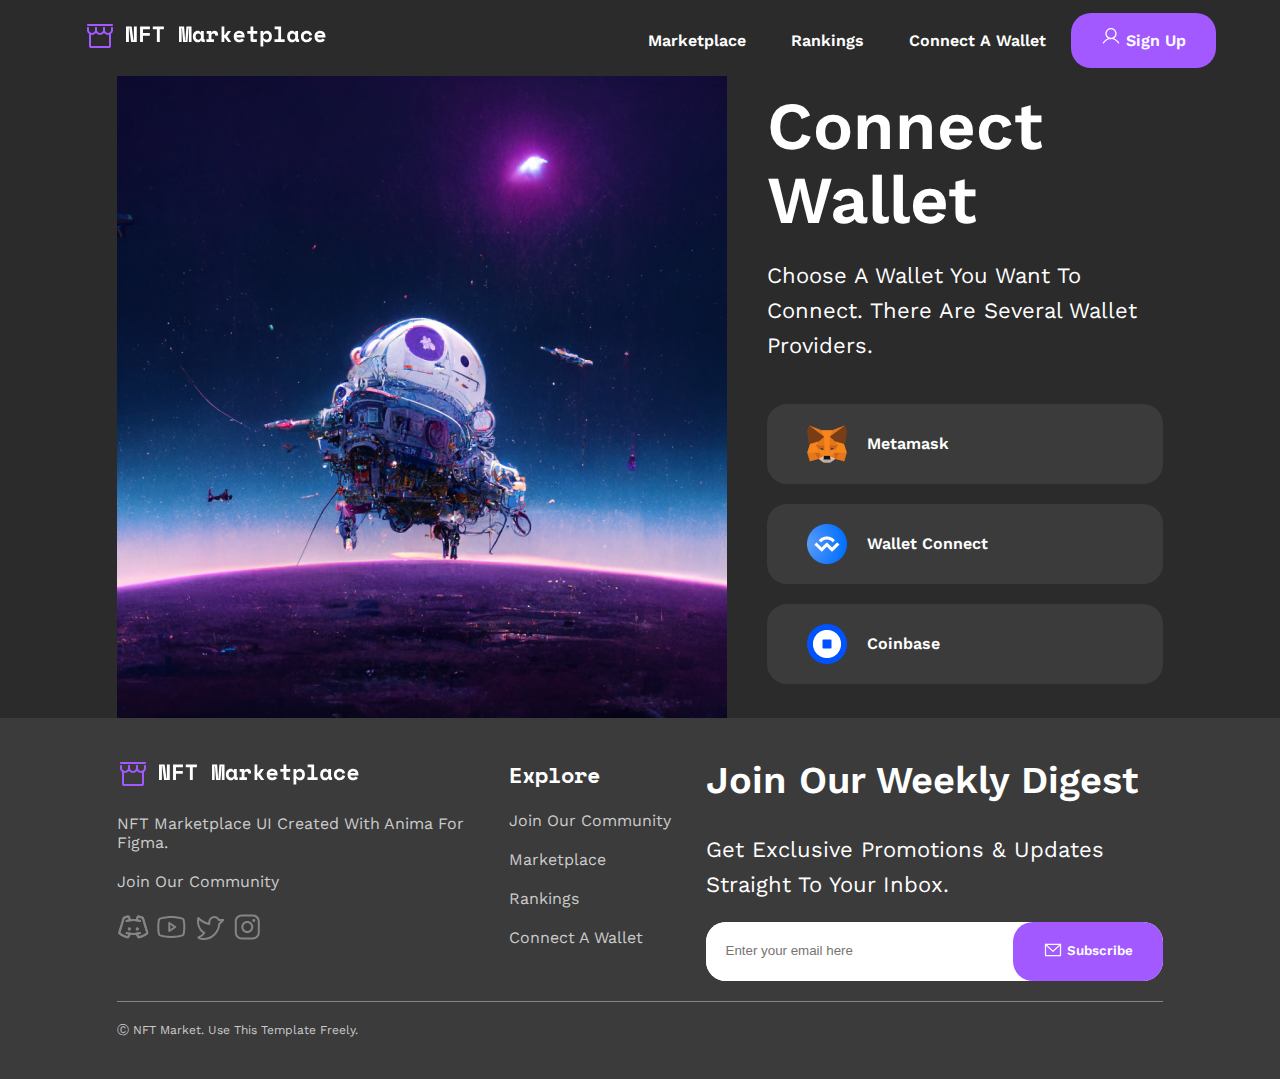
<file: connectWallege/wallege.html>
<!DOCTYPE html>
<html lang="en">
<head>
    <link rel="stylesheet" href="../font/font.css">
    <link rel="stylesheet" href="../main.css">
    <link rel="stylesheet" href="../adaptiv.css">
    <link rel="stylesheet" href="createWallege.css">
    <meta charset="UTF-8">
    <meta name="viewport" content="width=device-width, initial-scale=1.0">
    <title>Connect wallet</title>
</head>
<body>
    <nav>
        <a class="logo" href="../index.html">
            <span>
                <svg width="32" height="32" viewBox="0 0 32 32" fill="none" xmlns="http://www.w3.org/2000/svg">
                <path fill-rule="evenodd" clip-rule="evenodd" d="M6 12.4502C6.55228 12.4502 7 12.8979 7 13.4502V26.0002H25V13.4502C25 12.8979 25.4477 12.4502 26 12.4502C26.5523 12.4502 27 12.8979 27 13.4502V26.0002C27 26.5306 26.7893 27.0393 26.4142 27.4144C26.0391 27.7895 25.5304 28.0002 25 28.0002H7C6.46957 28.0002 5.96086 27.7895 5.58579 27.4144C5.21071 27.0393 5 26.5306 5 26.0002V13.4502C5 12.8979 5.44772 12.4502 6 12.4502Z" fill="#A259FF"/>
                <path fill-rule="evenodd" clip-rule="evenodd" d="M3 5C3 4.44772 3.44772 4 4 4H28C28.5523 4 29 4.44772 29 5C29 5.55228 28.5523 6 28 6H4C3.44772 6 3 5.55228 3 5Z" fill="#A259FF"/>
                <path fill-rule="evenodd" clip-rule="evenodd" d="M4 7C4.55228 7 5 7.44772 5 8V10C5 10.7956 5.31607 11.5587 5.87868 12.1213C6.44129 12.6839 7.20435 13 8 13C8.79565 13 9.55871 12.6839 10.1213 12.1213C10.6839 11.5587 11 10.7956 11 10V8C11 7.44772 11.4477 7 12 7C12.5523 7 13 7.44772 13 8V10C13 11.3261 12.4732 12.5979 11.5355 13.5355C10.5979 14.4732 9.32608 15 8 15C6.67392 15 5.40215 14.4732 4.46447 13.5355C3.52678 12.5979 3 11.3261 3 10V8C3 7.44772 3.44772 7 4 7Z" fill="#A259FF"/>
                <path fill-rule="evenodd" clip-rule="evenodd" d="M12 7C12.5523 7 13 7.44772 13 8V10C13 10.7956 13.3161 11.5587 13.8787 12.1213C14.4413 12.6839 15.2044 13 16 13C16.7956 13 17.5587 12.6839 18.1213 12.1213C18.6839 11.5587 19 10.7956 19 10V8C19 7.44772 19.4477 7 20 7C20.5523 7 21 7.44772 21 8V10C21 11.3261 20.4732 12.5979 19.5355 13.5355C18.5979 14.4732 17.3261 15 16 15C14.6739 15 13.4021 14.4732 12.4645 13.5355C11.5268 12.5979 11 11.3261 11 10V8C11 7.44772 11.4477 7 12 7Z" fill="#A259FF"/>
                <path fill-rule="evenodd" clip-rule="evenodd" d="M20 7C20.5523 7 21 7.44772 21 8V10C21 10.7956 21.3161 11.5587 21.8787 12.1213C22.4413 12.6839 23.2044 13 24 13C24.7956 13 25.5587 12.6839 26.1213 12.1213C26.6839 11.5587 27 10.7956 27 10V8C27 7.44772 27.4477 7 28 7C28.5523 7 29 7.44772 29 8V10C29 11.3261 28.4732 12.5979 27.5355 13.5355C26.5979 14.4732 25.3261 15 24 15C22.6739 15 21.4021 14.4732 20.4645 13.5355C19.5268 12.5979 19 11.3261 19 10V8C19 7.44772 19.4477 7 20 7Z" fill="#A259FF"/>
                </svg> 
            </span>
            <span>
                <svg width="200" height="21" viewBox="0 0 200 21" fill="none" xmlns="http://www.w3.org/2000/svg">
                    <path d="M7.48 14.5476H7.876V0.599609H10.78V15.9996H5.104L3.3 2.05161H2.904V15.9996H0V0.599609H5.676L7.48 14.5476Z" fill="white"/>
                    <path d="M14.0647 0.599609H23.9207V3.37161H16.9687V6.89161H23.7887V9.66361H16.9687V15.9996H14.0647V0.599609Z" fill="white"/>
                    <path d="M26.7874 0.599609H37.8754V3.37161H33.7834V15.9996H30.8794V3.37161H26.7874V0.599609Z" fill="white"/>
                    <path d="M53.0248 0.599609H58.1288L59.0088 12.1716V14.4156H59.5368V12.1716L60.4168 0.599609H65.5208V15.9996H62.8808V5.70361L63.1448 2.18361H62.6168L61.4728 15.9996H57.1168L55.9288 2.18361H55.4008L55.6648 5.70361V15.9996H53.0248V0.599609Z" fill="white"/>
                    <path d="M74.7895 14.4156C74.4962 15.1049 74.0855 15.5963 73.5575 15.8896C73.0295 16.1683 72.4135 16.3076 71.7095 16.3076C71.0495 16.3076 70.4262 16.1829 69.8395 15.9336C69.2675 15.6843 68.7615 15.3176 68.3215 14.8336C67.8815 14.3496 67.5295 13.7629 67.2655 13.0736C67.0162 12.3843 66.8915 11.5996 66.8915 10.7196V10.3676C66.8915 9.50228 67.0162 8.72494 67.2655 8.03561C67.5148 7.34628 67.8522 6.75961 68.2775 6.27561C68.7028 5.79161 69.1942 5.42494 69.7515 5.17561C70.3235 4.91161 70.9322 4.77961 71.5775 4.77961C72.3549 4.77961 72.9782 4.91161 73.4475 5.17561C73.9315 5.43961 74.3129 5.85028 74.5915 6.40761H74.9875V5.08761H77.7595V12.6996C77.7595 13.1396 77.9575 13.3596 78.3535 13.3596H78.7715V15.9996H76.8795C76.3809 15.9996 75.9702 15.8529 75.6475 15.5596C75.3395 15.2663 75.1855 14.8849 75.1855 14.4156H74.7895ZM72.3255 13.6676C73.1322 13.6676 73.7775 13.4036 74.2615 12.8756C74.7455 12.3329 74.9875 11.5996 74.9875 10.6756V10.4116C74.9875 9.48761 74.7455 8.76161 74.2615 8.23361C73.7775 7.69094 73.1322 7.41961 72.3255 7.41961C71.5189 7.41961 70.8735 7.69094 70.3895 8.23361C69.9055 8.76161 69.6635 9.48761 69.6635 10.4116V10.6756C69.6635 11.5996 69.9055 12.3329 70.3895 12.8756C70.8735 13.4036 71.5189 13.6676 72.3255 13.6676Z" fill="white"/>
                    <path d="M80.6702 5.08761H85.2902V6.67161H85.6862C85.8915 6.07028 86.2362 5.60828 86.7202 5.28561C87.2189 4.94828 87.8129 4.77961 88.5022 4.77961C89.5876 4.77961 90.4602 5.12428 91.1202 5.81361C91.7802 6.48828 92.1102 7.52228 92.1102 8.91561V9.39961L89.2502 9.66361V9.35561C89.2502 8.75428 89.0962 8.27761 88.7882 7.92561C88.4802 7.55894 88.0182 7.37561 87.4022 7.37561C86.7862 7.37561 86.3022 7.58828 85.9502 8.01361C85.5982 8.43894 85.4222 9.04761 85.4222 9.83961V13.3596H87.9302V15.9996H80.4062V13.3596H82.6502V7.72761H80.6702V5.08761Z" fill="white"/>
                    <path d="M98.3209 9.09161H98.8489L101.753 5.08761H104.789V5.21961L101.269 10.2136V10.6096L105.141 15.8676V15.9996H101.973L98.8489 11.7316H98.3209V15.9996H95.5489V0.599609H98.3209V9.09161Z" fill="white"/>
                    <path d="M110.582 11.4456C110.596 11.7683 110.67 12.0689 110.802 12.3476C110.948 12.6116 111.139 12.8463 111.374 13.0516C111.623 13.2423 111.902 13.3963 112.21 13.5136C112.532 13.6163 112.87 13.6676 113.222 13.6676C113.911 13.6676 114.439 13.5503 114.806 13.3156C115.172 13.0663 115.436 12.7729 115.598 12.4356L117.974 13.7556C117.842 14.0343 117.658 14.3276 117.424 14.6356C117.189 14.9289 116.881 15.2003 116.5 15.4496C116.133 15.6989 115.678 15.9043 115.136 16.0656C114.608 16.2269 113.984 16.3076 113.266 16.3076C112.444 16.3076 111.696 16.1756 111.022 15.9116C110.347 15.6476 109.76 15.2663 109.262 14.7676C108.778 14.2689 108.396 13.6603 108.118 12.9416C107.854 12.2229 107.722 11.4089 107.722 10.4996V10.3676C107.722 9.53161 107.861 8.76894 108.14 8.07961C108.433 7.39028 108.829 6.80361 109.328 6.31961C109.826 5.83561 110.406 5.46161 111.066 5.19761C111.74 4.91894 112.459 4.77961 113.222 4.77961C114.16 4.77961 114.967 4.94828 115.642 5.28561C116.316 5.60828 116.874 6.02628 117.314 6.53961C117.754 7.03828 118.076 7.59561 118.282 8.21161C118.487 8.81294 118.59 9.39961 118.59 9.97161V11.4456H110.582ZM113.2 7.28761C112.496 7.28761 111.924 7.47094 111.484 7.83761C111.044 8.18961 110.758 8.60028 110.626 9.06961H115.774C115.686 8.55628 115.407 8.13094 114.938 7.79361C114.483 7.45628 113.904 7.28761 113.2 7.28761Z" fill="white"/>
                    <path d="M121.302 5.08761H124.536V0.599609H127.308V5.08761H131.246V7.72761H127.308V12.6996C127.308 13.1396 127.506 13.3596 127.902 13.3596H130.85V15.9996H126.23C125.732 15.9996 125.321 15.8383 124.998 15.5156C124.69 15.1929 124.536 14.7823 124.536 14.2836V7.72761H121.302V5.08761Z" fill="white"/>
                    <path d="M137.281 20.3996H134.509V5.08761H137.281V6.67161H137.677C137.97 6.07028 138.396 5.60828 138.953 5.28561C139.51 4.94828 140.222 4.77961 141.087 4.77961C141.732 4.77961 142.341 4.90428 142.913 5.15361C143.5 5.40294 144.006 5.76961 144.431 6.25361C144.871 6.72294 145.216 7.30228 145.465 7.99161C145.729 8.68094 145.861 9.46561 145.861 10.3456V10.7416C145.861 11.6363 145.736 12.4283 145.487 13.1176C145.238 13.8069 144.9 14.3936 144.475 14.8776C144.05 15.3469 143.544 15.7063 142.957 15.9556C142.385 16.1903 141.762 16.3076 141.087 16.3076C140.588 16.3076 140.156 16.2563 139.789 16.1536C139.422 16.0509 139.1 15.9116 138.821 15.7356C138.557 15.5596 138.33 15.3616 138.139 15.1416C137.963 14.9069 137.809 14.6649 137.677 14.4156H137.281V20.3996ZM140.185 13.6676C141.05 13.6676 141.747 13.4036 142.275 12.8756C142.818 12.3329 143.089 11.5996 143.089 10.6756V10.4116C143.089 9.48761 142.818 8.76161 142.275 8.23361C141.747 7.69094 141.05 7.41961 140.185 7.41961C139.32 7.41961 138.616 7.69828 138.073 8.25561C137.545 8.79828 137.281 9.51694 137.281 10.4116V10.6756C137.281 11.5703 137.545 12.2963 138.073 12.8536C138.616 13.3963 139.32 13.6676 140.185 13.6676Z" fill="white"/>
                    <path d="M148.486 13.3596H152.314V3.23961H148.618V0.599609H155.086V13.3596H158.65V15.9996H148.486V13.3596Z" fill="white"/>
                    <path d="M169.084 14.4156C168.791 15.1049 168.38 15.5963 167.852 15.8896C167.324 16.1683 166.708 16.3076 166.004 16.3076C165.344 16.3076 164.721 16.1829 164.134 15.9336C163.562 15.6843 163.056 15.3176 162.616 14.8336C162.176 14.3496 161.824 13.7629 161.56 13.0736C161.311 12.3843 161.186 11.5996 161.186 10.7196V10.3676C161.186 9.50228 161.311 8.72494 161.56 8.03561C161.81 7.34628 162.147 6.75961 162.572 6.27561C162.998 5.79161 163.489 5.42494 164.046 5.17561C164.618 4.91161 165.227 4.77961 165.872 4.77961C166.65 4.77961 167.273 4.91161 167.742 5.17561C168.226 5.43961 168.608 5.85028 168.886 6.40761H169.282V5.08761H172.054V12.6996C172.054 13.1396 172.252 13.3596 172.648 13.3596H173.066V15.9996H171.174C170.676 15.9996 170.265 15.8529 169.942 15.5596C169.634 15.2663 169.48 14.8849 169.48 14.4156H169.084ZM166.62 13.6676C167.427 13.6676 168.072 13.4036 168.556 12.8756C169.04 12.3329 169.282 11.5996 169.282 10.6756V10.4116C169.282 9.48761 169.04 8.76161 168.556 8.23361C168.072 7.69094 167.427 7.41961 166.62 7.41961C165.814 7.41961 165.168 7.69094 164.684 8.23361C164.2 8.76161 163.958 9.48761 163.958 10.4116V10.6756C163.958 11.5996 164.2 12.3329 164.684 12.8756C165.168 13.4036 165.814 13.6676 166.62 13.6676Z" fill="white"/>
                    <path d="M186.141 11.9956C185.892 13.2863 185.298 14.3276 184.359 15.1196C183.435 15.9116 182.196 16.3076 180.641 16.3076C179.834 16.3076 179.079 16.1829 178.375 15.9336C177.686 15.6843 177.084 15.3249 176.571 14.8556C176.058 14.3863 175.654 13.8069 175.361 13.1176C175.068 12.4283 174.921 11.6436 174.921 10.7636V10.4996C174.921 9.61961 175.068 8.82761 175.361 8.12361C175.654 7.41961 176.058 6.81828 176.571 6.31961C177.099 5.82094 177.708 5.43961 178.397 5.17561C179.101 4.91161 179.849 4.77961 180.641 4.77961C182.166 4.77961 183.398 5.17561 184.337 5.96761C185.29 6.75961 185.892 7.80094 186.141 9.09161L183.413 9.79561C183.325 9.15028 183.046 8.59295 182.577 8.12361C182.108 7.65428 181.448 7.41961 180.597 7.41961C180.201 7.41961 179.827 7.49294 179.475 7.63961C179.123 7.78628 178.815 7.99894 178.551 8.27761C178.287 8.54161 178.074 8.87161 177.913 9.26761C177.766 9.64894 177.693 10.0816 177.693 10.5656V10.6976C177.693 11.1816 177.766 11.6143 177.913 11.9956C178.074 12.3623 178.287 12.6703 178.551 12.9196C178.815 13.1689 179.123 13.3596 179.475 13.4916C179.827 13.6089 180.201 13.6676 180.597 13.6676C181.448 13.6676 182.093 13.4549 182.533 13.0296C182.988 12.6043 183.281 12.0323 183.413 11.3136L186.141 11.9956Z" fill="white"/>
                    <path d="M191.406 11.4456C191.421 11.7683 191.494 12.0689 191.626 12.3476C191.773 12.6116 191.963 12.8463 192.198 13.0516C192.447 13.2423 192.726 13.3963 193.034 13.5136C193.357 13.6163 193.694 13.6676 194.046 13.6676C194.735 13.6676 195.263 13.5503 195.63 13.3156C195.997 13.0663 196.261 12.7729 196.422 12.4356L198.798 13.7556C198.666 14.0343 198.483 14.3276 198.248 14.6356C198.013 14.9289 197.705 15.2003 197.324 15.4496C196.957 15.6989 196.503 15.9043 195.96 16.0656C195.432 16.2269 194.809 16.3076 194.09 16.3076C193.269 16.3076 192.521 16.1756 191.846 15.9116C191.171 15.6476 190.585 15.2663 190.086 14.7676C189.602 14.2689 189.221 13.6603 188.942 12.9416C188.678 12.2229 188.546 11.4089 188.546 10.4996V10.3676C188.546 9.53161 188.685 8.76894 188.964 8.07961C189.257 7.39028 189.653 6.80361 190.152 6.31961C190.651 5.83561 191.23 5.46161 191.89 5.19761C192.565 4.91894 193.283 4.77961 194.046 4.77961C194.985 4.77961 195.791 4.94828 196.466 5.28561C197.141 5.60828 197.698 6.02628 198.138 6.53961C198.578 7.03828 198.901 7.59561 199.106 8.21161C199.311 8.81294 199.414 9.39961 199.414 9.97161V11.4456H191.406ZM194.024 7.28761C193.32 7.28761 192.748 7.47094 192.308 7.83761C191.868 8.18961 191.582 8.60028 191.45 9.06961H196.598C196.51 8.55628 196.231 8.13094 195.762 7.79361C195.307 7.45628 194.728 7.28761 194.024 7.28761Z" fill="white"/>
                </svg>
            </span>
        </a>
        <div class="menu">
            <div class="menu pad">
                <a href="../Market Place/marketPlace.html">Marketplace</a>
                <a href="../Rankings/rank.html">Rankings</a>
                <a href="../connectWallege/wallege.html">Connect a wallet</a>
                <a class="pinkBut" href="../Create Account/createAccount.html">
                    <span>
                        <svg width="20" height="20" viewBox="0 0 20 20" fill="none" xmlns="http://www.w3.org/2000/svg">
                        <path fill-rule="evenodd" clip-rule="evenodd" d="M10 3.125C7.58375 3.125 5.625 5.08375 5.625 7.5C5.625 9.91625 7.58375 11.875 10 11.875C12.4162 11.875 14.375 9.91625 14.375 7.5C14.375 5.08375 12.4162 3.125 10 3.125ZM4.375 7.5C4.375 4.3934 6.8934 1.875 10 1.875C13.1066 1.875 15.625 4.3934 15.625 7.5C15.625 10.6066 13.1066 13.125 10 13.125C6.8934 13.125 4.375 10.6066 4.375 7.5Z" fill="white"/>
                        <path fill-rule="evenodd" clip-rule="evenodd" d="M10.0001 13.124C8.57374 13.124 7.17251 13.4995 5.93728 14.2128C4.70205 14.926 3.67634 15.9518 2.96327 17.1872C2.79071 17.4861 2.40848 17.5886 2.10953 17.416C1.81058 17.2435 1.70812 16.8612 1.88068 16.5623C2.70345 15.1369 3.88696 13.9532 5.31223 13.1303C6.7375 12.3073 8.3543 11.874 10.0001 11.874C11.6459 11.874 13.2627 12.3073 14.688 13.1303C16.1132 13.9532 17.2968 15.1369 18.1195 16.5623C18.2921 16.8612 18.1896 17.2435 17.8907 17.416C17.5917 17.5886 17.2095 17.4861 17.0369 17.1872C16.3239 15.9518 15.2982 14.926 14.0629 14.2128C12.8277 13.4995 11.4265 13.124 10.0001 13.124Z" fill="white"/>
                        </svg>
                    </span>
                    <span>Sign Up</span>
                </a>
            </div>
    
            <div class="menu desktopP">
                <span>
                    <svg width="24" height="24" viewBox="0 0 24 24" fill="none" xmlns="http://www.w3.org/2000/svg">
                        <path fill-rule="evenodd" clip-rule="evenodd" d="M3 12C3 11.5858 3.33579 11.25 3.75 11.25H20.25C20.6642 11.25 21 11.5858 21 12C21 12.4142 20.6642 12.75 20.25 12.75H3.75C3.33579 12.75 3 12.4142 3 12Z" fill="white"/>
                        <path fill-rule="evenodd" clip-rule="evenodd" d="M3 6C3 5.58579 3.33579 5.25 3.75 5.25H15C15.4142 5.25 15.75 5.58579 15.75 6C15.75 6.41421 15.4142 6.75 15 6.75H3.75C3.33579 6.75 3 6.41421 3 6Z" fill="white"/>
                        <path fill-rule="evenodd" clip-rule="evenodd" d="M3 18C3 17.5858 3.33579 17.25 3.75 17.25H15C15.4142 17.25 15.75 17.5858 15.75 18C15.75 18.4142 15.4142 18.75 15 18.75H3.75C3.33579 18.75 3 18.4142 3 18Z" fill="white"/>
                      </svg>
                </span>
            </div>

        </div>
    </nav>
    <section>
        <img src="img/Image Placeholder(2).png" alt="" class="mainImg">
        <div class="wallet">
            <h1>Connect wallet</h1>
            <p>Choose a wallet you want to connect. There are several wallet providers.</p>
            
            <a href="#" class="cwBlock">
                <img src="img/Metamask.png" alt="">
                Metamask
            </a>
            <a href="#" class="cwBlock">
                <img src="img/WalletConnect.png" alt="">
                Wallet Connect
            </a>
            <a href="#" class="cwBlock">
                <img src="img/Coinbase.png" alt="">
                Coinbase
            </a>
        </div>
    </section>
    <footer>
        <div class="footerItems">
            <div class="footerItem">
                <div class="logo">
                    <div>
                        <svg width="32" height="32" viewBox="0 0 32 32" fill="none" xmlns="http://www.w3.org/2000/svg">
                        <path fill-rule="evenodd" clip-rule="evenodd" d="M6 12.4502C6.55228 12.4502 7 12.8979 7 13.4502V26.0002H25V13.4502C25 12.8979 25.4477 12.4502 26 12.4502C26.5523 12.4502 27 12.8979 27 13.4502V26.0002C27 26.5306 26.7893 27.0393 26.4142 27.4144C26.0391 27.7895 25.5304 28.0002 25 28.0002H7C6.46957 28.0002 5.96086 27.7895 5.58579 27.4144C5.21071 27.0393 5 26.5306 5 26.0002V13.4502C5 12.8979 5.44772 12.4502 6 12.4502Z" fill="#A259FF"/>
                        <path fill-rule="evenodd" clip-rule="evenodd" d="M3 5C3 4.44772 3.44772 4 4 4H28C28.5523 4 29 4.44772 29 5C29 5.55228 28.5523 6 28 6H4C3.44772 6 3 5.55228 3 5Z" fill="#A259FF"/>
                        <path fill-rule="evenodd" clip-rule="evenodd" d="M4 7C4.55228 7 5 7.44772 5 8V10C5 10.7956 5.31607 11.5587 5.87868 12.1213C6.44129 12.6839 7.20435 13 8 13C8.79565 13 9.55871 12.6839 10.1213 12.1213C10.6839 11.5587 11 10.7956 11 10V8C11 7.44772 11.4477 7 12 7C12.5523 7 13 7.44772 13 8V10C13 11.3261 12.4732 12.5979 11.5355 13.5355C10.5979 14.4732 9.32608 15 8 15C6.67392 15 5.40215 14.4732 4.46447 13.5355C3.52678 12.5979 3 11.3261 3 10V8C3 7.44772 3.44772 7 4 7Z" fill="#A259FF"/>
                        <path fill-rule="evenodd" clip-rule="evenodd" d="M12 7C12.5523 7 13 7.44772 13 8V10C13 10.7956 13.3161 11.5587 13.8787 12.1213C14.4413 12.6839 15.2044 13 16 13C16.7956 13 17.5587 12.6839 18.1213 12.1213C18.6839 11.5587 19 10.7956 19 10V8C19 7.44772 19.4477 7 20 7C20.5523 7 21 7.44772 21 8V10C21 11.3261 20.4732 12.5979 19.5355 13.5355C18.5979 14.4732 17.3261 15 16 15C14.6739 15 13.4021 14.4732 12.4645 13.5355C11.5268 12.5979 11 11.3261 11 10V8C11 7.44772 11.4477 7 12 7Z" fill="#A259FF"/>
                        <path fill-rule="evenodd" clip-rule="evenodd" d="M20 7C20.5523 7 21 7.44772 21 8V10C21 10.7956 21.3161 11.5587 21.8787 12.1213C22.4413 12.6839 23.2044 13 24 13C24.7956 13 25.5587 12.6839 26.1213 12.1213C26.6839 11.5587 27 10.7956 27 10V8C27 7.44772 27.4477 7 28 7C28.5523 7 29 7.44772 29 8V10C29 11.3261 28.4732 12.5979 27.5355 13.5355C26.5979 14.4732 25.3261 15 24 15C22.6739 15 21.4021 14.4732 20.4645 13.5355C19.5268 12.5979 19 11.3261 19 10V8C19 7.44772 19.4477 7 20 7Z" fill="#A259FF"/>
                        </svg> 
                    </div>
                    <div>
                        <svg width="200" height="21" viewBox="0 0 200 21" fill="none" xmlns="http://www.w3.org/2000/svg">
                            <path d="M7.48 14.5476H7.876V0.599609H10.78V15.9996H5.104L3.3 2.05161H2.904V15.9996H0V0.599609H5.676L7.48 14.5476Z" fill="white"/>
                            <path d="M14.0647 0.599609H23.9207V3.37161H16.9687V6.89161H23.7887V9.66361H16.9687V15.9996H14.0647V0.599609Z" fill="white"/>
                            <path d="M26.7874 0.599609H37.8754V3.37161H33.7834V15.9996H30.8794V3.37161H26.7874V0.599609Z" fill="white"/>
                            <path d="M53.0248 0.599609H58.1288L59.0088 12.1716V14.4156H59.5368V12.1716L60.4168 0.599609H65.5208V15.9996H62.8808V5.70361L63.1448 2.18361H62.6168L61.4728 15.9996H57.1168L55.9288 2.18361H55.4008L55.6648 5.70361V15.9996H53.0248V0.599609Z" fill="white"/>
                            <path d="M74.7895 14.4156C74.4962 15.1049 74.0855 15.5963 73.5575 15.8896C73.0295 16.1683 72.4135 16.3076 71.7095 16.3076C71.0495 16.3076 70.4262 16.1829 69.8395 15.9336C69.2675 15.6843 68.7615 15.3176 68.3215 14.8336C67.8815 14.3496 67.5295 13.7629 67.2655 13.0736C67.0162 12.3843 66.8915 11.5996 66.8915 10.7196V10.3676C66.8915 9.50228 67.0162 8.72494 67.2655 8.03561C67.5148 7.34628 67.8522 6.75961 68.2775 6.27561C68.7028 5.79161 69.1942 5.42494 69.7515 5.17561C70.3235 4.91161 70.9322 4.77961 71.5775 4.77961C72.3549 4.77961 72.9782 4.91161 73.4475 5.17561C73.9315 5.43961 74.3129 5.85028 74.5915 6.40761H74.9875V5.08761H77.7595V12.6996C77.7595 13.1396 77.9575 13.3596 78.3535 13.3596H78.7715V15.9996H76.8795C76.3809 15.9996 75.9702 15.8529 75.6475 15.5596C75.3395 15.2663 75.1855 14.8849 75.1855 14.4156H74.7895ZM72.3255 13.6676C73.1322 13.6676 73.7775 13.4036 74.2615 12.8756C74.7455 12.3329 74.9875 11.5996 74.9875 10.6756V10.4116C74.9875 9.48761 74.7455 8.76161 74.2615 8.23361C73.7775 7.69094 73.1322 7.41961 72.3255 7.41961C71.5189 7.41961 70.8735 7.69094 70.3895 8.23361C69.9055 8.76161 69.6635 9.48761 69.6635 10.4116V10.6756C69.6635 11.5996 69.9055 12.3329 70.3895 12.8756C70.8735 13.4036 71.5189 13.6676 72.3255 13.6676Z" fill="white"/>
                            <path d="M80.6702 5.08761H85.2902V6.67161H85.6862C85.8915 6.07028 86.2362 5.60828 86.7202 5.28561C87.2189 4.94828 87.8129 4.77961 88.5022 4.77961C89.5876 4.77961 90.4602 5.12428 91.1202 5.81361C91.7802 6.48828 92.1102 7.52228 92.1102 8.91561V9.39961L89.2502 9.66361V9.35561C89.2502 8.75428 89.0962 8.27761 88.7882 7.92561C88.4802 7.55894 88.0182 7.37561 87.4022 7.37561C86.7862 7.37561 86.3022 7.58828 85.9502 8.01361C85.5982 8.43894 85.4222 9.04761 85.4222 9.83961V13.3596H87.9302V15.9996H80.4062V13.3596H82.6502V7.72761H80.6702V5.08761Z" fill="white"/>
                            <path d="M98.3209 9.09161H98.8489L101.753 5.08761H104.789V5.21961L101.269 10.2136V10.6096L105.141 15.8676V15.9996H101.973L98.8489 11.7316H98.3209V15.9996H95.5489V0.599609H98.3209V9.09161Z" fill="white"/>
                            <path d="M110.582 11.4456C110.596 11.7683 110.67 12.0689 110.802 12.3476C110.948 12.6116 111.139 12.8463 111.374 13.0516C111.623 13.2423 111.902 13.3963 112.21 13.5136C112.532 13.6163 112.87 13.6676 113.222 13.6676C113.911 13.6676 114.439 13.5503 114.806 13.3156C115.172 13.0663 115.436 12.7729 115.598 12.4356L117.974 13.7556C117.842 14.0343 117.658 14.3276 117.424 14.6356C117.189 14.9289 116.881 15.2003 116.5 15.4496C116.133 15.6989 115.678 15.9043 115.136 16.0656C114.608 16.2269 113.984 16.3076 113.266 16.3076C112.444 16.3076 111.696 16.1756 111.022 15.9116C110.347 15.6476 109.76 15.2663 109.262 14.7676C108.778 14.2689 108.396 13.6603 108.118 12.9416C107.854 12.2229 107.722 11.4089 107.722 10.4996V10.3676C107.722 9.53161 107.861 8.76894 108.14 8.07961C108.433 7.39028 108.829 6.80361 109.328 6.31961C109.826 5.83561 110.406 5.46161 111.066 5.19761C111.74 4.91894 112.459 4.77961 113.222 4.77961C114.16 4.77961 114.967 4.94828 115.642 5.28561C116.316 5.60828 116.874 6.02628 117.314 6.53961C117.754 7.03828 118.076 7.59561 118.282 8.21161C118.487 8.81294 118.59 9.39961 118.59 9.97161V11.4456H110.582ZM113.2 7.28761C112.496 7.28761 111.924 7.47094 111.484 7.83761C111.044 8.18961 110.758 8.60028 110.626 9.06961H115.774C115.686 8.55628 115.407 8.13094 114.938 7.79361C114.483 7.45628 113.904 7.28761 113.2 7.28761Z" fill="white"/>
                            <path d="M121.302 5.08761H124.536V0.599609H127.308V5.08761H131.246V7.72761H127.308V12.6996C127.308 13.1396 127.506 13.3596 127.902 13.3596H130.85V15.9996H126.23C125.732 15.9996 125.321 15.8383 124.998 15.5156C124.69 15.1929 124.536 14.7823 124.536 14.2836V7.72761H121.302V5.08761Z" fill="white"/>
                            <path d="M137.281 20.3996H134.509V5.08761H137.281V6.67161H137.677C137.97 6.07028 138.396 5.60828 138.953 5.28561C139.51 4.94828 140.222 4.77961 141.087 4.77961C141.732 4.77961 142.341 4.90428 142.913 5.15361C143.5 5.40294 144.006 5.76961 144.431 6.25361C144.871 6.72294 145.216 7.30228 145.465 7.99161C145.729 8.68094 145.861 9.46561 145.861 10.3456V10.7416C145.861 11.6363 145.736 12.4283 145.487 13.1176C145.238 13.8069 144.9 14.3936 144.475 14.8776C144.05 15.3469 143.544 15.7063 142.957 15.9556C142.385 16.1903 141.762 16.3076 141.087 16.3076C140.588 16.3076 140.156 16.2563 139.789 16.1536C139.422 16.0509 139.1 15.9116 138.821 15.7356C138.557 15.5596 138.33 15.3616 138.139 15.1416C137.963 14.9069 137.809 14.6649 137.677 14.4156H137.281V20.3996ZM140.185 13.6676C141.05 13.6676 141.747 13.4036 142.275 12.8756C142.818 12.3329 143.089 11.5996 143.089 10.6756V10.4116C143.089 9.48761 142.818 8.76161 142.275 8.23361C141.747 7.69094 141.05 7.41961 140.185 7.41961C139.32 7.41961 138.616 7.69828 138.073 8.25561C137.545 8.79828 137.281 9.51694 137.281 10.4116V10.6756C137.281 11.5703 137.545 12.2963 138.073 12.8536C138.616 13.3963 139.32 13.6676 140.185 13.6676Z" fill="white"/>
                            <path d="M148.486 13.3596H152.314V3.23961H148.618V0.599609H155.086V13.3596H158.65V15.9996H148.486V13.3596Z" fill="white"/>
                            <path d="M169.084 14.4156C168.791 15.1049 168.38 15.5963 167.852 15.8896C167.324 16.1683 166.708 16.3076 166.004 16.3076C165.344 16.3076 164.721 16.1829 164.134 15.9336C163.562 15.6843 163.056 15.3176 162.616 14.8336C162.176 14.3496 161.824 13.7629 161.56 13.0736C161.311 12.3843 161.186 11.5996 161.186 10.7196V10.3676C161.186 9.50228 161.311 8.72494 161.56 8.03561C161.81 7.34628 162.147 6.75961 162.572 6.27561C162.998 5.79161 163.489 5.42494 164.046 5.17561C164.618 4.91161 165.227 4.77961 165.872 4.77961C166.65 4.77961 167.273 4.91161 167.742 5.17561C168.226 5.43961 168.608 5.85028 168.886 6.40761H169.282V5.08761H172.054V12.6996C172.054 13.1396 172.252 13.3596 172.648 13.3596H173.066V15.9996H171.174C170.676 15.9996 170.265 15.8529 169.942 15.5596C169.634 15.2663 169.48 14.8849 169.48 14.4156H169.084ZM166.62 13.6676C167.427 13.6676 168.072 13.4036 168.556 12.8756C169.04 12.3329 169.282 11.5996 169.282 10.6756V10.4116C169.282 9.48761 169.04 8.76161 168.556 8.23361C168.072 7.69094 167.427 7.41961 166.62 7.41961C165.814 7.41961 165.168 7.69094 164.684 8.23361C164.2 8.76161 163.958 9.48761 163.958 10.4116V10.6756C163.958 11.5996 164.2 12.3329 164.684 12.8756C165.168 13.4036 165.814 13.6676 166.62 13.6676Z" fill="white"/>
                            <path d="M186.141 11.9956C185.892 13.2863 185.298 14.3276 184.359 15.1196C183.435 15.9116 182.196 16.3076 180.641 16.3076C179.834 16.3076 179.079 16.1829 178.375 15.9336C177.686 15.6843 177.084 15.3249 176.571 14.8556C176.058 14.3863 175.654 13.8069 175.361 13.1176C175.068 12.4283 174.921 11.6436 174.921 10.7636V10.4996C174.921 9.61961 175.068 8.82761 175.361 8.12361C175.654 7.41961 176.058 6.81828 176.571 6.31961C177.099 5.82094 177.708 5.43961 178.397 5.17561C179.101 4.91161 179.849 4.77961 180.641 4.77961C182.166 4.77961 183.398 5.17561 184.337 5.96761C185.29 6.75961 185.892 7.80094 186.141 9.09161L183.413 9.79561C183.325 9.15028 183.046 8.59295 182.577 8.12361C182.108 7.65428 181.448 7.41961 180.597 7.41961C180.201 7.41961 179.827 7.49294 179.475 7.63961C179.123 7.78628 178.815 7.99894 178.551 8.27761C178.287 8.54161 178.074 8.87161 177.913 9.26761C177.766 9.64894 177.693 10.0816 177.693 10.5656V10.6976C177.693 11.1816 177.766 11.6143 177.913 11.9956C178.074 12.3623 178.287 12.6703 178.551 12.9196C178.815 13.1689 179.123 13.3596 179.475 13.4916C179.827 13.6089 180.201 13.6676 180.597 13.6676C181.448 13.6676 182.093 13.4549 182.533 13.0296C182.988 12.6043 183.281 12.0323 183.413 11.3136L186.141 11.9956Z" fill="white"/>
                            <path d="M191.406 11.4456C191.421 11.7683 191.494 12.0689 191.626 12.3476C191.773 12.6116 191.963 12.8463 192.198 13.0516C192.447 13.2423 192.726 13.3963 193.034 13.5136C193.357 13.6163 193.694 13.6676 194.046 13.6676C194.735 13.6676 195.263 13.5503 195.63 13.3156C195.997 13.0663 196.261 12.7729 196.422 12.4356L198.798 13.7556C198.666 14.0343 198.483 14.3276 198.248 14.6356C198.013 14.9289 197.705 15.2003 197.324 15.4496C196.957 15.6989 196.503 15.9043 195.96 16.0656C195.432 16.2269 194.809 16.3076 194.09 16.3076C193.269 16.3076 192.521 16.1756 191.846 15.9116C191.171 15.6476 190.585 15.2663 190.086 14.7676C189.602 14.2689 189.221 13.6603 188.942 12.9416C188.678 12.2229 188.546 11.4089 188.546 10.4996V10.3676C188.546 9.53161 188.685 8.76894 188.964 8.07961C189.257 7.39028 189.653 6.80361 190.152 6.31961C190.651 5.83561 191.23 5.46161 191.89 5.19761C192.565 4.91894 193.283 4.77961 194.046 4.77961C194.985 4.77961 195.791 4.94828 196.466 5.28561C197.141 5.60828 197.698 6.02628 198.138 6.53961C198.578 7.03828 198.901 7.59561 199.106 8.21161C199.311 8.81294 199.414 9.39961 199.414 9.97161V11.4456H191.406ZM194.024 7.28761C193.32 7.28761 192.748 7.47094 192.308 7.83761C191.868 8.18961 191.582 8.60028 191.45 9.06961H196.598C196.51 8.55628 196.231 8.13094 195.762 7.79361C195.307 7.45628 194.728 7.28761 194.024 7.28761Z" fill="white"/>
                        </svg>
                    </div>
                </div>
                <div class="grayFoot">NFT marketplace UI created with Anima for Figma.</div>
                <div class="grayFoot">Join our community</div>
                <div class="socialItems">
                    <a href="#">
                        <svg width="33" height="32" viewBox="0 0 33 32" fill="none" xmlns="http://www.w3.org/2000/svg">
  <path d="M12.293 19.5C13.1214 19.5 13.793 18.8284 13.793 18C13.793 17.1716 13.1214 16.5 12.293 16.5C11.4645 16.5 10.793 17.1716 10.793 18C10.793 18.8284 11.4645 19.5 12.293 19.5Z" fill="#858584"/>
  <path d="M20.293 19.5C21.1214 19.5 21.793 18.8284 21.793 18C21.793 17.1716 21.1214 16.5 20.293 16.5C19.4645 16.5 18.793 17.1716 18.793 18C18.793 18.8284 19.4645 19.5 20.293 19.5Z" fill="#858584"/>
  <path fill-rule="evenodd" clip-rule="evenodd" d="M16.2856 10.0006C14.1178 9.98454 11.9608 10.3065 9.89211 10.9548C9.3651 11.12 8.80398 10.8267 8.63881 10.2997C8.47364 9.77266 8.76697 9.21154 9.29397 9.04637C11.5586 8.33661 13.9199 7.98379 16.293 8.00057C18.6662 7.98379 21.0275 8.33661 23.2921 9.04637C23.8191 9.21154 24.1124 9.77266 23.9473 10.2997C23.7821 10.8267 23.221 11.12 22.694 10.9548C20.6253 10.3065 18.4683 9.98454 16.3004 10.0006H16.2856Z" fill="#858584"/>
  <path fill-rule="evenodd" clip-rule="evenodd" d="M8.63881 21.7012C8.80398 21.1742 9.3651 20.8809 9.89211 21.046C11.9608 21.6944 14.1178 22.0163 16.2856 22.0003H16.3004C18.4683 22.0163 20.6253 21.6944 22.694 21.046C23.221 20.8809 23.7821 21.1742 23.9473 21.7012C24.1124 22.2282 23.8191 22.7893 23.2921 22.9545C21.0275 23.6643 18.6662 24.0171 16.293 24.0003C13.9199 24.0171 11.5586 23.6643 9.29397 22.9545C8.76697 22.7893 8.47364 22.2282 8.63881 21.7012Z" fill="#858584"/>
  <path fill-rule="evenodd" clip-rule="evenodd" d="M20.5124 4.81024C20.9429 4.56754 21.4476 4.4917 21.9303 4.59714C23.2479 4.88268 24.5378 5.28326 25.7853 5.79426C26.0661 5.90254 26.3183 6.07398 26.5224 6.29541C26.7286 6.5192 26.88 6.78788 26.9645 7.08017L31.2003 21.2246C31.3108 21.593 31.3134 21.9855 31.2077 22.3554C31.102 22.7253 30.8925 23.0571 30.604 23.3116L30.5989 23.3161C28.5314 25.1151 25.73 26.4767 22.5481 27.2567C22.1061 27.3694 21.6387 27.3256 21.2252 27.1326C20.8134 26.9404 20.4806 26.6122 20.2828 26.2035L18.7745 23.2119C18.5259 22.7188 18.7241 22.1174 19.2173 21.8688C19.7104 21.6202 20.3118 21.8184 20.5604 22.3115L22.0729 25.3115L22.074 25.3137C25.0119 24.5933 27.506 23.3562 29.286 21.8073L29.9425 22.5617L29.2809 21.8119C29.2827 21.8103 29.284 21.8082 29.2846 21.8059C29.2853 21.8036 29.2853 21.8012 29.2846 21.7989L25.0485 7.65368C25.045 7.65227 25.0414 7.65084 25.0379 7.64939C23.895 7.18051 22.713 6.81314 21.5057 6.55155L21.5035 6.55107C21.5005 6.55042 21.4974 6.55089 21.4947 6.5524C21.4923 6.55375 21.4904 6.55587 21.4893 6.5584L20.5044 9.53807C20.3311 10.0625 19.7655 10.347 19.2411 10.1737C18.7167 10.0004 18.4322 9.43476 18.6055 8.91038L19.5959 5.91419C19.7554 5.44609 20.0817 5.05312 20.5124 4.81024Z" fill="#858584"/>
  <path fill-rule="evenodd" clip-rule="evenodd" d="M11.0912 6.5524C11.0885 6.55089 11.0854 6.55042 11.0824 6.55107L11.0802 6.55155C9.87285 6.81314 8.69089 7.18051 7.54798 7.64939C7.54446 7.65084 7.54092 7.65227 7.53737 7.65368L3.30139 21.7986C3.30071 21.8009 3.30061 21.8036 3.30126 21.8059C3.30185 21.808 3.30297 21.8099 3.30449 21.8114C5.08418 23.3583 7.57657 24.5939 10.5119 25.3137L10.513 25.3115L12.0255 22.3115C12.2741 21.8184 12.8755 21.6202 13.3686 21.8688C13.8618 22.1174 14.06 22.7188 13.8114 23.2119L12.3031 26.2035C12.1052 26.6122 11.7724 26.9404 11.3607 27.1326C10.9472 27.3256 10.4798 27.3694 10.0378 27.2567C6.85584 26.4767 4.05447 25.1151 1.98701 23.3161L1.98183 23.3116C1.69336 23.0571 1.4839 22.7252 1.37821 22.3554C1.27256 21.9856 1.27508 21.5932 1.38546 21.2248C1.38543 21.2249 1.38549 21.2248 1.38546 21.2248L5.62136 7.08019C5.70588 6.78789 5.85723 6.51921 6.06348 6.29541C6.26754 6.07398 6.51976 5.90254 6.80056 5.79426C8.04843 5.28312 9.33874 4.88246 10.6567 4.5969C11.1391 4.49181 11.6433 4.56772 12.0735 4.81024C12.5042 5.05312 12.8305 5.4461 12.99 5.9142L12.9929 5.92287L13.9804 8.91038C14.1537 9.43476 13.8692 10.0004 13.3448 10.1737C12.8204 10.347 12.2548 10.0624 12.0815 9.53807L11.0965 6.55839C11.0955 6.55586 11.0936 6.55375 11.0912 6.5524Z" fill="#858584"/>
  <path d="M12.293 19.5C13.1214 19.5 13.793 18.8284 13.793 18C13.793 17.1716 13.1214 16.5 12.293 16.5C11.4645 16.5 10.793 17.1716 10.793 18C10.793 18.8284 11.4645 19.5 12.293 19.5Z" fill="#858584"/>
  <path d="M20.293 19.5C21.1214 19.5 21.793 18.8284 21.793 18C21.793 17.1716 21.1214 16.5 20.293 16.5C19.4645 16.5 18.793 17.1716 18.793 18C18.793 18.8284 19.4645 19.5 20.293 19.5Z" fill="#858584"/>
  <path fill-rule="evenodd" clip-rule="evenodd" d="M16.2856 10.0006C14.1178 9.98454 11.9608 10.3065 9.89211 10.9548C9.3651 11.12 8.80398 10.8267 8.63881 10.2997C8.47364 9.77266 8.76697 9.21154 9.29397 9.04637C11.5586 8.33661 13.9199 7.98379 16.293 8.00057C18.6662 7.98379 21.0275 8.33661 23.2921 9.04637C23.8191 9.21154 24.1124 9.77266 23.9473 10.2997C23.7821 10.8267 23.221 11.12 22.694 10.9548C20.6253 10.3065 18.4683 9.98454 16.3004 10.0006H16.2856Z" fill="#858584"/>
  <path fill-rule="evenodd" clip-rule="evenodd" d="M8.63881 21.7012C8.80398 21.1742 9.3651 20.8809 9.89211 21.046C11.9608 21.6944 14.1178 22.0163 16.2856 22.0003H16.3004C18.4683 22.0163 20.6253 21.6944 22.694 21.046C23.221 20.8809 23.7821 21.1742 23.9473 21.7012C24.1124 22.2282 23.8191 22.7893 23.2921 22.9545C21.0275 23.6643 18.6662 24.0171 16.293 24.0003C13.9199 24.0171 11.5586 23.6643 9.29397 22.9545C8.76697 22.7893 8.47364 22.2282 8.63881 21.7012Z" fill="#858584"/>
  <path fill-rule="evenodd" clip-rule="evenodd" d="M20.5124 4.81024C20.9429 4.56754 21.4476 4.4917 21.9303 4.59714C23.2479 4.88268 24.5378 5.28326 25.7853 5.79426C26.0661 5.90254 26.3183 6.07398 26.5224 6.29541C26.7286 6.5192 26.88 6.78788 26.9645 7.08017L31.2003 21.2246C31.3108 21.593 31.3134 21.9855 31.2077 22.3554C31.102 22.7253 30.8925 23.0571 30.604 23.3116L30.5989 23.3161C28.5314 25.1151 25.73 26.4767 22.5481 27.2567C22.1061 27.3694 21.6387 27.3256 21.2252 27.1326C20.8134 26.9404 20.4806 26.6122 20.2828 26.2035L18.7745 23.2119C18.5259 22.7188 18.7241 22.1174 19.2173 21.8688C19.7104 21.6202 20.3118 21.8184 20.5604 22.3115L22.0729 25.3115L22.074 25.3137C25.0119 24.5933 27.506 23.3562 29.286 21.8073L29.9425 22.5617L29.2809 21.8119C29.2827 21.8103 29.284 21.8082 29.2846 21.8059C29.2853 21.8036 29.2853 21.8012 29.2846 21.7989L25.0485 7.65368C25.045 7.65227 25.0414 7.65084 25.0379 7.64939C23.895 7.18051 22.713 6.81314 21.5057 6.55155L21.5035 6.55107C21.5005 6.55042 21.4974 6.55089 21.4947 6.5524C21.4923 6.55375 21.4904 6.55587 21.4893 6.5584L20.5044 9.53807C20.3311 10.0625 19.7655 10.347 19.2411 10.1737C18.7167 10.0004 18.4322 9.43476 18.6055 8.91038L19.5959 5.91419C19.7554 5.44609 20.0817 5.05312 20.5124 4.81024Z" fill="#858584"/>
  <path fill-rule="evenodd" clip-rule="evenodd" d="M11.0912 6.5524C11.0885 6.55089 11.0854 6.55042 11.0824 6.55107L11.0802 6.55155C9.87285 6.81314 8.69089 7.18051 7.54798 7.64939C7.54446 7.65084 7.54092 7.65227 7.53737 7.65368L3.30139 21.7986C3.30071 21.8009 3.30061 21.8036 3.30126 21.8059C3.30185 21.808 3.30297 21.8099 3.30449 21.8114C5.08418 23.3583 7.57657 24.5939 10.5119 25.3137L10.513 25.3115L12.0255 22.3115C12.2741 21.8184 12.8755 21.6202 13.3686 21.8688C13.8618 22.1174 14.06 22.7188 13.8114 23.2119L12.3031 26.2035C12.1052 26.6122 11.7724 26.9404 11.3607 27.1326C10.9472 27.3256 10.4798 27.3694 10.0378 27.2567C6.85584 26.4767 4.05447 25.1151 1.98701 23.3161L1.98183 23.3116C1.69336 23.0571 1.4839 22.7252 1.37821 22.3554C1.27256 21.9856 1.27508 21.5932 1.38546 21.2248C1.38543 21.2249 1.38549 21.2248 1.38546 21.2248L5.62136 7.08019C5.70588 6.78789 5.85723 6.51921 6.06348 6.29541C6.26754 6.07398 6.51976 5.90254 6.80056 5.79426C8.04843 5.28312 9.33874 4.88246 10.6567 4.5969C11.1391 4.49181 11.6433 4.56772 12.0735 4.81024C12.5042 5.05312 12.8305 5.4461 12.99 5.9142L12.9929 5.92287L13.9804 8.91038C14.1537 9.43476 13.8692 10.0004 13.3448 10.1737C12.8204 10.347 12.2548 10.0624 12.0815 9.53807L11.0965 6.55839C11.0955 6.55586 11.0936 6.55375 11.0912 6.5524Z" fill="#858584"/>
</svg>
                    </a>
                    <a href="">
                        <svg width="33" height="32" viewBox="0 0 33 32" fill="none" xmlns="http://www.w3.org/2000/svg">
  <path fill-rule="evenodd" clip-rule="evenodd" d="M13.8211 11.1183C14.1463 10.9443 14.5408 10.9634 14.8477 11.168L20.8477 15.168C21.1259 15.3534 21.293 15.6656 21.293 16C21.293 16.3344 21.1259 16.6466 20.8477 16.8321L14.8477 20.8321C14.5408 21.0366 14.1463 21.0557 13.8211 20.8817C13.496 20.7077 13.293 20.3688 13.293 20V12C13.293 11.6312 13.496 11.2923 13.8211 11.1183ZM15.293 13.8685V18.1315L18.4902 16L15.293 13.8685Z" fill="#858584"/>
  <path fill-rule="evenodd" clip-rule="evenodd" d="M16.2915 5.05082L16.2746 5.05078L16.2118 5.05081C16.1573 5.05093 16.0779 5.05133 15.9761 5.05241C15.7724 5.05457 15.4786 5.05947 15.1136 5.07043C14.3841 5.09232 13.3675 5.13847 12.2167 5.23563C9.9403 5.42782 7.04225 5.82669 4.81105 6.6792L4.79635 6.68495C4.35808 6.86039 3.96717 7.13637 3.65515 7.49064C3.34313 7.84491 3.11874 8.26755 3.00008 8.72447L2.99911 8.72824C2.6877 9.9468 2.29297 12.2065 2.29297 16.0008C2.29297 19.7952 2.6877 22.0549 2.99911 23.2734L3.00008 23.2772C3.11874 23.7341 3.34313 24.1568 3.65515 24.511C3.96717 24.8653 4.35807 25.1413 4.79635 25.3167L4.81105 25.3225C7.04225 26.175 9.9403 26.5739 12.2167 26.766C13.3675 26.8632 14.3841 26.9094 15.1136 26.9312C15.4786 26.9422 15.7724 26.9471 15.9761 26.9493C16.0779 26.9504 16.1573 26.9507 16.2118 26.9509L16.2746 26.9509L16.2915 26.9509H16.2945L16.3113 26.9509L16.3741 26.9509C16.4286 26.9507 16.508 26.9504 16.6099 26.9493C16.8135 26.9471 17.1074 26.9422 17.4724 26.9312C18.2018 26.9094 19.2184 26.8632 20.3693 26.766C22.6456 26.5739 25.5437 26.175 27.7749 25.3225L27.7896 25.3167C28.2279 25.1413 28.6188 24.8653 28.9308 24.511C29.2428 24.1568 29.4672 23.7341 29.5859 23.2772L29.5868 23.2734C29.8982 22.0549 30.293 19.7952 30.293 16.0008C30.293 12.2065 29.8982 9.9468 29.5868 8.72824L29.5859 8.72447C29.4672 8.26755 29.2428 7.84491 28.9308 7.49064C28.6188 7.13637 28.2279 6.86039 27.7896 6.68495L27.7749 6.6792C25.5437 5.82669 22.6456 5.42782 20.3693 5.23563C19.2184 5.13847 18.2018 5.09232 17.4724 5.07043C17.1074 5.05947 16.8135 5.05457 16.6099 5.05241C16.508 5.05133 16.4286 5.05093 16.3741 5.05081L16.3113 5.05078L16.2945 5.05082H16.2915ZM16.2877 24.9509L16.2984 24.9508L16.3016 24.9509L16.3147 24.9509L16.3697 24.9509C16.4188 24.9508 16.4926 24.9504 16.5886 24.9494C16.7807 24.9473 17.0616 24.9427 17.4124 24.9321C18.1146 24.9111 19.0941 24.8666 20.201 24.7731C22.4371 24.5843 25.0971 24.2028 27.0526 23.4574C27.1974 23.3984 27.3265 23.3066 27.4299 23.1892C27.5344 23.0705 27.6097 22.929 27.6497 22.7761C27.9132 21.7438 28.293 19.6539 28.293 16.0008C28.293 12.3478 27.9132 10.2578 27.6497 9.22562C27.6097 9.07265 27.5344 8.93117 27.4299 8.81251C27.3265 8.69512 27.1974 8.60331 27.0526 8.54424C25.0971 7.79889 22.4371 7.41733 20.201 7.22854C19.0941 7.13509 18.1146 7.09061 17.4124 7.06953C17.0616 7.059 16.7807 7.05433 16.5886 7.0523C16.4926 7.05128 16.4188 7.05092 16.3697 7.05081L16.3147 7.05078L16.3016 7.05081L16.2987 7.05082L16.2876 7.05088L16.2844 7.05081L16.2713 7.05078L16.2163 7.05081C16.1671 7.05092 16.0933 7.05128 15.9973 7.0523C15.8052 7.05433 15.5244 7.059 15.1736 7.06953C14.4713 7.09061 13.4918 7.13509 12.3849 7.22854C10.1489 7.41733 7.48887 7.79889 5.53336 8.54424C5.38858 8.60331 5.25942 8.69513 5.15603 8.81251C5.05152 8.93117 4.97626 9.07265 4.93627 9.22562C4.6727 10.2578 4.29297 12.3478 4.29297 16.0008C4.29297 19.6539 4.6727 21.7438 4.93627 22.7761C4.97626 22.929 5.05152 23.0705 5.15603 23.1892C5.25942 23.3066 5.38857 23.3984 5.53335 23.4574C7.48886 24.2028 10.1489 24.5843 12.3849 24.7731C13.4918 24.8666 14.4713 24.9111 15.1736 24.9321C15.5244 24.9427 15.8052 24.9473 15.9973 24.9494C16.0933 24.9504 16.1671 24.9508 16.2163 24.9509L16.2713 24.9509L16.2844 24.9509L16.2877 24.9509Z" fill="#858584"/>
</svg>
                    </a>
                    <a href="">
                        <svg width="33" height="32" viewBox="0 0 33 32" fill="none" xmlns="http://www.w3.org/2000/svg">
  <path d="M16.2927 11.0005C16.2927 8.25045 18.6052 5.96295 21.3552 6.00045C22.3182 6.01157 23.2576 6.3006 24.0603 6.8328C24.863 7.365 25.495 8.11771 25.8802 9.00045H30.2927L26.2552 13.038C25.9946 17.0937 24.1993 20.8979 21.2342 23.6773C18.269 26.4566 14.3567 28.0025 10.2927 28.0005C6.29267 28.0005 5.29267 26.5005 5.29267 26.5005C5.29267 26.5005 9.29267 25.0005 11.2927 22.0005C11.2927 22.0005 3.29267 18.0005 5.29267 7.00045C5.29267 7.00045 10.2927 12.0005 16.2927 13.0005V11.0005Z" stroke="#858584" stroke-width="2" stroke-linecap="round" stroke-linejoin="round"/>
</svg>
                    </a>
                    <a href="">
<svg width="33" height="32" viewBox="0 0 33 32" fill="none" xmlns="http://www.w3.org/2000/svg">
  <path fill-rule="evenodd" clip-rule="evenodd" d="M16.293 12C14.0838 12 12.293 13.7909 12.293 16C12.293 18.2091 14.0838 20 16.293 20C18.5021 20 20.293 18.2091 20.293 16C20.293 13.7909 18.5021 12 16.293 12ZM10.293 16C10.293 12.6863 12.9793 10 16.293 10C19.6067 10 22.293 12.6863 22.293 16C22.293 19.3137 19.6067 22 16.293 22C12.9793 22 10.293 19.3137 10.293 16Z" fill="#858584"/>
  <path fill-rule="evenodd" clip-rule="evenodd" d="M10.793 5.5C8.03154 5.5 5.79297 7.73858 5.79297 10.5V21.5C5.79297 24.2614 8.03154 26.5 10.793 26.5H21.793C24.5544 26.5 26.793 24.2614 26.793 21.5V10.5C26.793 7.73858 24.5544 5.5 21.793 5.5H10.793ZM3.79297 10.5C3.79297 6.63401 6.92698 3.5 10.793 3.5H21.793C25.659 3.5 28.793 6.63401 28.793 10.5V21.5C28.793 25.366 25.659 28.5 21.793 28.5H10.793C6.92698 28.5 3.79297 25.366 3.79297 21.5V10.5Z" fill="#858584"/>
  <path d="M22.793 11C23.6214 11 24.293 10.3284 24.293 9.5C24.293 8.67157 23.6214 8 22.793 8C21.9645 8 21.293 8.67157 21.293 9.5C21.293 10.3284 21.9645 11 22.793 11Z" fill="#858584"/>
</svg>
                    </a>
                </div>
            </div>
            <div class="footerItem">
                <div class="gray h5">Explore</div>
                <span class="grayFoot">Join our community</span>
                <a href="../Market Place/marketPlace.html" class="grayFoot">Marketplace</a>
                <a href="../Rankings/rank.html" class="grayFoot">Rankings</a>
                <a href="wallege.html" class="grayFoot">Connect a wallet</a>
            </div>
            <div class="lastButton footerItem">
                <h2>Join our weekly digest</h2>
                <p>Get exclusive promotions & updates straight to your inbox.</p>
                <div>
                    <form action="#" class="signUp"> 
                        <input type="text" placeholder="Enter your email here" class="footerInput">
                        <button class="pinkBut footerButton">
                            <span>
                                    <svg width="20" height="20" viewBox="0 0 20 20" fill="none" xmlns="http://www.w3.org/2000/svg">
                                        <path fill-rule="evenodd" clip-rule="evenodd" d="M1.875 4.375C1.875 4.02982 2.15482 3.75 2.5 3.75H17.5C17.8452 3.75 18.125 4.02982 18.125 4.375V15C18.125 15.3315 17.9933 15.6495 17.7589 15.8839C17.5245 16.1183 17.2065 16.25 16.875 16.25H3.125C2.79348 16.25 2.47554 16.1183 2.24112 15.8839C2.0067 15.6495 1.875 15.3315 1.875 15V4.375ZM3.125 5V15H16.875V5H3.125Z" fill="white"/>
                                        <path fill-rule="evenodd" clip-rule="evenodd" d="M2.03928 3.95268C2.27253 3.69823 2.66788 3.68104 2.92233 3.91428L10 10.4021L17.0777 3.91428C17.3321 3.68104 17.7275 3.69823 17.9607 3.95268C18.194 4.20713 18.1768 4.60248 17.9223 4.83573L10.4223 11.7107C10.1834 11.9298 9.81663 11.9298 9.57768 11.7107L2.07768 4.83573C1.82323 4.60248 1.80604 4.20713 2.03928 3.95268Z" fill="white"/>
                                    </svg>
                            </span>
                            <span class="balanc">
                                Subscribe
                            </span>
                        </button>
                    </form>
                </div>
            </div>
        </div>
        <div class="corp">
            Ⓒ NFT Market. Use this template freely.
        </div>
    </footer>
</body>
</html>
</file>
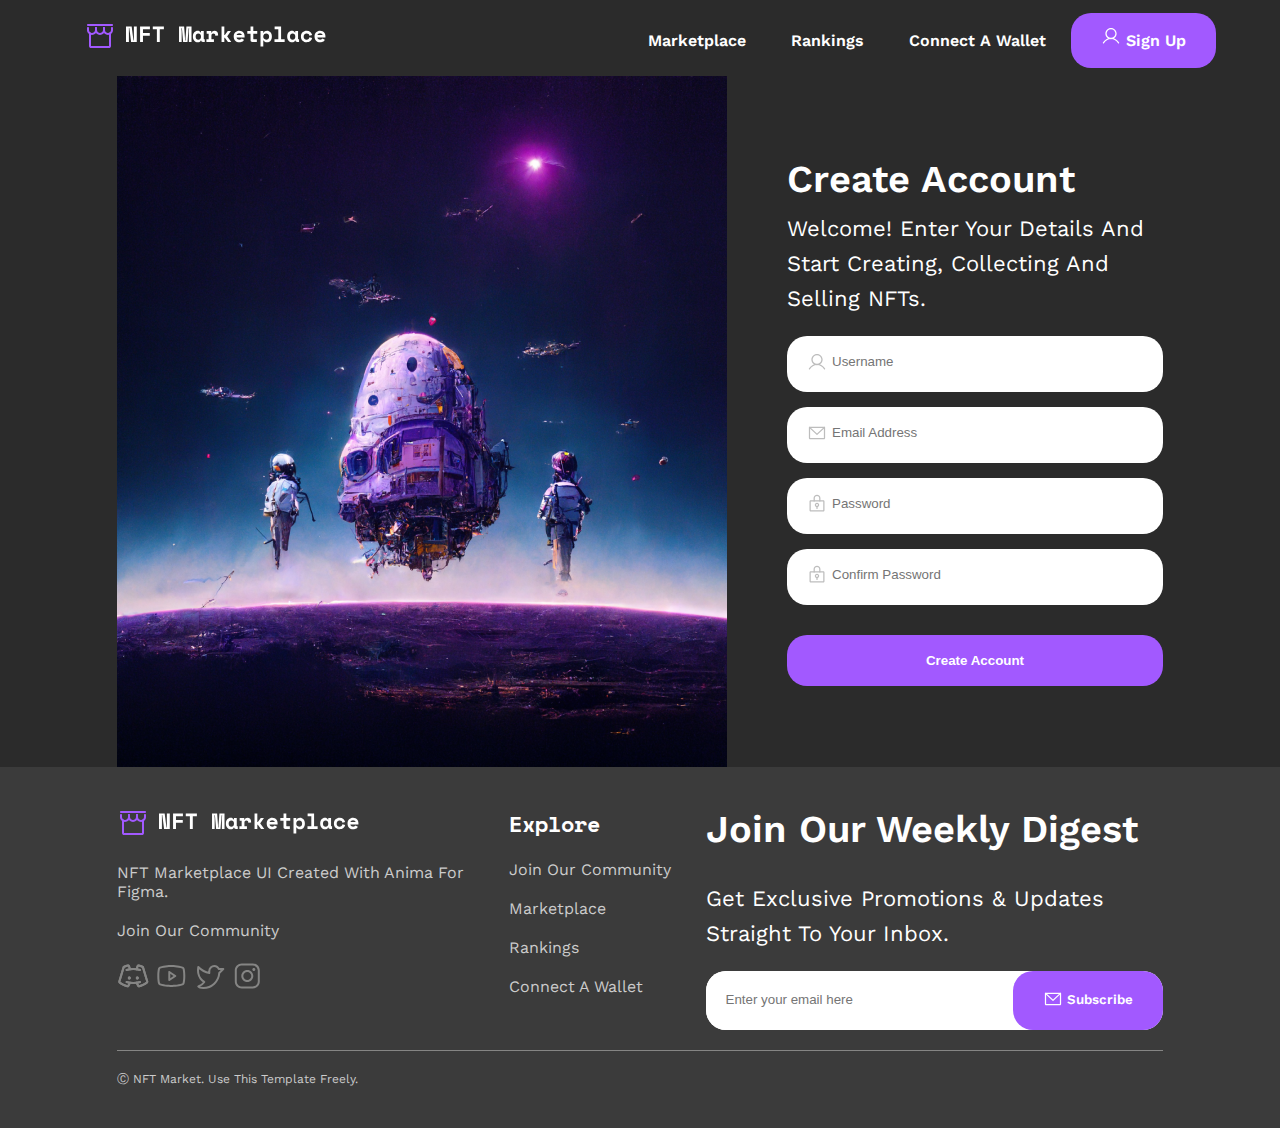
<file: Create Account/createAccount.html>
<!DOCTYPE html>
<html lang="en">
<head>
    <link rel="stylesheet" href="../font/font.css">
    <link rel="stylesheet" href="../main.css">
    <link rel="stylesheet" href="../adaptiv.css">
    <link rel="stylesheet" href="createAccount.css">
    <meta charset="UTF-8">
    <meta name="viewport" content="width=device-width, initial-scale=1.0">
    <title>Create account</title>
</head>
<body>
    <nav>
        <a class="logo" href="../index.html">
            <span>
                <svg width="32" height="32" viewBox="0 0 32 32" fill="none" xmlns="http://www.w3.org/2000/svg">
                <path fill-rule="evenodd" clip-rule="evenodd" d="M6 12.4502C6.55228 12.4502 7 12.8979 7 13.4502V26.0002H25V13.4502C25 12.8979 25.4477 12.4502 26 12.4502C26.5523 12.4502 27 12.8979 27 13.4502V26.0002C27 26.5306 26.7893 27.0393 26.4142 27.4144C26.0391 27.7895 25.5304 28.0002 25 28.0002H7C6.46957 28.0002 5.96086 27.7895 5.58579 27.4144C5.21071 27.0393 5 26.5306 5 26.0002V13.4502C5 12.8979 5.44772 12.4502 6 12.4502Z" fill="#A259FF"/>
                <path fill-rule="evenodd" clip-rule="evenodd" d="M3 5C3 4.44772 3.44772 4 4 4H28C28.5523 4 29 4.44772 29 5C29 5.55228 28.5523 6 28 6H4C3.44772 6 3 5.55228 3 5Z" fill="#A259FF"/>
                <path fill-rule="evenodd" clip-rule="evenodd" d="M4 7C4.55228 7 5 7.44772 5 8V10C5 10.7956 5.31607 11.5587 5.87868 12.1213C6.44129 12.6839 7.20435 13 8 13C8.79565 13 9.55871 12.6839 10.1213 12.1213C10.6839 11.5587 11 10.7956 11 10V8C11 7.44772 11.4477 7 12 7C12.5523 7 13 7.44772 13 8V10C13 11.3261 12.4732 12.5979 11.5355 13.5355C10.5979 14.4732 9.32608 15 8 15C6.67392 15 5.40215 14.4732 4.46447 13.5355C3.52678 12.5979 3 11.3261 3 10V8C3 7.44772 3.44772 7 4 7Z" fill="#A259FF"/>
                <path fill-rule="evenodd" clip-rule="evenodd" d="M12 7C12.5523 7 13 7.44772 13 8V10C13 10.7956 13.3161 11.5587 13.8787 12.1213C14.4413 12.6839 15.2044 13 16 13C16.7956 13 17.5587 12.6839 18.1213 12.1213C18.6839 11.5587 19 10.7956 19 10V8C19 7.44772 19.4477 7 20 7C20.5523 7 21 7.44772 21 8V10C21 11.3261 20.4732 12.5979 19.5355 13.5355C18.5979 14.4732 17.3261 15 16 15C14.6739 15 13.4021 14.4732 12.4645 13.5355C11.5268 12.5979 11 11.3261 11 10V8C11 7.44772 11.4477 7 12 7Z" fill="#A259FF"/>
                <path fill-rule="evenodd" clip-rule="evenodd" d="M20 7C20.5523 7 21 7.44772 21 8V10C21 10.7956 21.3161 11.5587 21.8787 12.1213C22.4413 12.6839 23.2044 13 24 13C24.7956 13 25.5587 12.6839 26.1213 12.1213C26.6839 11.5587 27 10.7956 27 10V8C27 7.44772 27.4477 7 28 7C28.5523 7 29 7.44772 29 8V10C29 11.3261 28.4732 12.5979 27.5355 13.5355C26.5979 14.4732 25.3261 15 24 15C22.6739 15 21.4021 14.4732 20.4645 13.5355C19.5268 12.5979 19 11.3261 19 10V8C19 7.44772 19.4477 7 20 7Z" fill="#A259FF"/>
                </svg> 
            </span>
            <span>
                <svg width="200" height="21" viewBox="0 0 200 21" fill="none" xmlns="http://www.w3.org/2000/svg">
                    <path d="M7.48 14.5476H7.876V0.599609H10.78V15.9996H5.104L3.3 2.05161H2.904V15.9996H0V0.599609H5.676L7.48 14.5476Z" fill="white"/>
                    <path d="M14.0647 0.599609H23.9207V3.37161H16.9687V6.89161H23.7887V9.66361H16.9687V15.9996H14.0647V0.599609Z" fill="white"/>
                    <path d="M26.7874 0.599609H37.8754V3.37161H33.7834V15.9996H30.8794V3.37161H26.7874V0.599609Z" fill="white"/>
                    <path d="M53.0248 0.599609H58.1288L59.0088 12.1716V14.4156H59.5368V12.1716L60.4168 0.599609H65.5208V15.9996H62.8808V5.70361L63.1448 2.18361H62.6168L61.4728 15.9996H57.1168L55.9288 2.18361H55.4008L55.6648 5.70361V15.9996H53.0248V0.599609Z" fill="white"/>
                    <path d="M74.7895 14.4156C74.4962 15.1049 74.0855 15.5963 73.5575 15.8896C73.0295 16.1683 72.4135 16.3076 71.7095 16.3076C71.0495 16.3076 70.4262 16.1829 69.8395 15.9336C69.2675 15.6843 68.7615 15.3176 68.3215 14.8336C67.8815 14.3496 67.5295 13.7629 67.2655 13.0736C67.0162 12.3843 66.8915 11.5996 66.8915 10.7196V10.3676C66.8915 9.50228 67.0162 8.72494 67.2655 8.03561C67.5148 7.34628 67.8522 6.75961 68.2775 6.27561C68.7028 5.79161 69.1942 5.42494 69.7515 5.17561C70.3235 4.91161 70.9322 4.77961 71.5775 4.77961C72.3549 4.77961 72.9782 4.91161 73.4475 5.17561C73.9315 5.43961 74.3129 5.85028 74.5915 6.40761H74.9875V5.08761H77.7595V12.6996C77.7595 13.1396 77.9575 13.3596 78.3535 13.3596H78.7715V15.9996H76.8795C76.3809 15.9996 75.9702 15.8529 75.6475 15.5596C75.3395 15.2663 75.1855 14.8849 75.1855 14.4156H74.7895ZM72.3255 13.6676C73.1322 13.6676 73.7775 13.4036 74.2615 12.8756C74.7455 12.3329 74.9875 11.5996 74.9875 10.6756V10.4116C74.9875 9.48761 74.7455 8.76161 74.2615 8.23361C73.7775 7.69094 73.1322 7.41961 72.3255 7.41961C71.5189 7.41961 70.8735 7.69094 70.3895 8.23361C69.9055 8.76161 69.6635 9.48761 69.6635 10.4116V10.6756C69.6635 11.5996 69.9055 12.3329 70.3895 12.8756C70.8735 13.4036 71.5189 13.6676 72.3255 13.6676Z" fill="white"/>
                    <path d="M80.6702 5.08761H85.2902V6.67161H85.6862C85.8915 6.07028 86.2362 5.60828 86.7202 5.28561C87.2189 4.94828 87.8129 4.77961 88.5022 4.77961C89.5876 4.77961 90.4602 5.12428 91.1202 5.81361C91.7802 6.48828 92.1102 7.52228 92.1102 8.91561V9.39961L89.2502 9.66361V9.35561C89.2502 8.75428 89.0962 8.27761 88.7882 7.92561C88.4802 7.55894 88.0182 7.37561 87.4022 7.37561C86.7862 7.37561 86.3022 7.58828 85.9502 8.01361C85.5982 8.43894 85.4222 9.04761 85.4222 9.83961V13.3596H87.9302V15.9996H80.4062V13.3596H82.6502V7.72761H80.6702V5.08761Z" fill="white"/>
                    <path d="M98.3209 9.09161H98.8489L101.753 5.08761H104.789V5.21961L101.269 10.2136V10.6096L105.141 15.8676V15.9996H101.973L98.8489 11.7316H98.3209V15.9996H95.5489V0.599609H98.3209V9.09161Z" fill="white"/>
                    <path d="M110.582 11.4456C110.596 11.7683 110.67 12.0689 110.802 12.3476C110.948 12.6116 111.139 12.8463 111.374 13.0516C111.623 13.2423 111.902 13.3963 112.21 13.5136C112.532 13.6163 112.87 13.6676 113.222 13.6676C113.911 13.6676 114.439 13.5503 114.806 13.3156C115.172 13.0663 115.436 12.7729 115.598 12.4356L117.974 13.7556C117.842 14.0343 117.658 14.3276 117.424 14.6356C117.189 14.9289 116.881 15.2003 116.5 15.4496C116.133 15.6989 115.678 15.9043 115.136 16.0656C114.608 16.2269 113.984 16.3076 113.266 16.3076C112.444 16.3076 111.696 16.1756 111.022 15.9116C110.347 15.6476 109.76 15.2663 109.262 14.7676C108.778 14.2689 108.396 13.6603 108.118 12.9416C107.854 12.2229 107.722 11.4089 107.722 10.4996V10.3676C107.722 9.53161 107.861 8.76894 108.14 8.07961C108.433 7.39028 108.829 6.80361 109.328 6.31961C109.826 5.83561 110.406 5.46161 111.066 5.19761C111.74 4.91894 112.459 4.77961 113.222 4.77961C114.16 4.77961 114.967 4.94828 115.642 5.28561C116.316 5.60828 116.874 6.02628 117.314 6.53961C117.754 7.03828 118.076 7.59561 118.282 8.21161C118.487 8.81294 118.59 9.39961 118.59 9.97161V11.4456H110.582ZM113.2 7.28761C112.496 7.28761 111.924 7.47094 111.484 7.83761C111.044 8.18961 110.758 8.60028 110.626 9.06961H115.774C115.686 8.55628 115.407 8.13094 114.938 7.79361C114.483 7.45628 113.904 7.28761 113.2 7.28761Z" fill="white"/>
                    <path d="M121.302 5.08761H124.536V0.599609H127.308V5.08761H131.246V7.72761H127.308V12.6996C127.308 13.1396 127.506 13.3596 127.902 13.3596H130.85V15.9996H126.23C125.732 15.9996 125.321 15.8383 124.998 15.5156C124.69 15.1929 124.536 14.7823 124.536 14.2836V7.72761H121.302V5.08761Z" fill="white"/>
                    <path d="M137.281 20.3996H134.509V5.08761H137.281V6.67161H137.677C137.97 6.07028 138.396 5.60828 138.953 5.28561C139.51 4.94828 140.222 4.77961 141.087 4.77961C141.732 4.77961 142.341 4.90428 142.913 5.15361C143.5 5.40294 144.006 5.76961 144.431 6.25361C144.871 6.72294 145.216 7.30228 145.465 7.99161C145.729 8.68094 145.861 9.46561 145.861 10.3456V10.7416C145.861 11.6363 145.736 12.4283 145.487 13.1176C145.238 13.8069 144.9 14.3936 144.475 14.8776C144.05 15.3469 143.544 15.7063 142.957 15.9556C142.385 16.1903 141.762 16.3076 141.087 16.3076C140.588 16.3076 140.156 16.2563 139.789 16.1536C139.422 16.0509 139.1 15.9116 138.821 15.7356C138.557 15.5596 138.33 15.3616 138.139 15.1416C137.963 14.9069 137.809 14.6649 137.677 14.4156H137.281V20.3996ZM140.185 13.6676C141.05 13.6676 141.747 13.4036 142.275 12.8756C142.818 12.3329 143.089 11.5996 143.089 10.6756V10.4116C143.089 9.48761 142.818 8.76161 142.275 8.23361C141.747 7.69094 141.05 7.41961 140.185 7.41961C139.32 7.41961 138.616 7.69828 138.073 8.25561C137.545 8.79828 137.281 9.51694 137.281 10.4116V10.6756C137.281 11.5703 137.545 12.2963 138.073 12.8536C138.616 13.3963 139.32 13.6676 140.185 13.6676Z" fill="white"/>
                    <path d="M148.486 13.3596H152.314V3.23961H148.618V0.599609H155.086V13.3596H158.65V15.9996H148.486V13.3596Z" fill="white"/>
                    <path d="M169.084 14.4156C168.791 15.1049 168.38 15.5963 167.852 15.8896C167.324 16.1683 166.708 16.3076 166.004 16.3076C165.344 16.3076 164.721 16.1829 164.134 15.9336C163.562 15.6843 163.056 15.3176 162.616 14.8336C162.176 14.3496 161.824 13.7629 161.56 13.0736C161.311 12.3843 161.186 11.5996 161.186 10.7196V10.3676C161.186 9.50228 161.311 8.72494 161.56 8.03561C161.81 7.34628 162.147 6.75961 162.572 6.27561C162.998 5.79161 163.489 5.42494 164.046 5.17561C164.618 4.91161 165.227 4.77961 165.872 4.77961C166.65 4.77961 167.273 4.91161 167.742 5.17561C168.226 5.43961 168.608 5.85028 168.886 6.40761H169.282V5.08761H172.054V12.6996C172.054 13.1396 172.252 13.3596 172.648 13.3596H173.066V15.9996H171.174C170.676 15.9996 170.265 15.8529 169.942 15.5596C169.634 15.2663 169.48 14.8849 169.48 14.4156H169.084ZM166.62 13.6676C167.427 13.6676 168.072 13.4036 168.556 12.8756C169.04 12.3329 169.282 11.5996 169.282 10.6756V10.4116C169.282 9.48761 169.04 8.76161 168.556 8.23361C168.072 7.69094 167.427 7.41961 166.62 7.41961C165.814 7.41961 165.168 7.69094 164.684 8.23361C164.2 8.76161 163.958 9.48761 163.958 10.4116V10.6756C163.958 11.5996 164.2 12.3329 164.684 12.8756C165.168 13.4036 165.814 13.6676 166.62 13.6676Z" fill="white"/>
                    <path d="M186.141 11.9956C185.892 13.2863 185.298 14.3276 184.359 15.1196C183.435 15.9116 182.196 16.3076 180.641 16.3076C179.834 16.3076 179.079 16.1829 178.375 15.9336C177.686 15.6843 177.084 15.3249 176.571 14.8556C176.058 14.3863 175.654 13.8069 175.361 13.1176C175.068 12.4283 174.921 11.6436 174.921 10.7636V10.4996C174.921 9.61961 175.068 8.82761 175.361 8.12361C175.654 7.41961 176.058 6.81828 176.571 6.31961C177.099 5.82094 177.708 5.43961 178.397 5.17561C179.101 4.91161 179.849 4.77961 180.641 4.77961C182.166 4.77961 183.398 5.17561 184.337 5.96761C185.29 6.75961 185.892 7.80094 186.141 9.09161L183.413 9.79561C183.325 9.15028 183.046 8.59295 182.577 8.12361C182.108 7.65428 181.448 7.41961 180.597 7.41961C180.201 7.41961 179.827 7.49294 179.475 7.63961C179.123 7.78628 178.815 7.99894 178.551 8.27761C178.287 8.54161 178.074 8.87161 177.913 9.26761C177.766 9.64894 177.693 10.0816 177.693 10.5656V10.6976C177.693 11.1816 177.766 11.6143 177.913 11.9956C178.074 12.3623 178.287 12.6703 178.551 12.9196C178.815 13.1689 179.123 13.3596 179.475 13.4916C179.827 13.6089 180.201 13.6676 180.597 13.6676C181.448 13.6676 182.093 13.4549 182.533 13.0296C182.988 12.6043 183.281 12.0323 183.413 11.3136L186.141 11.9956Z" fill="white"/>
                    <path d="M191.406 11.4456C191.421 11.7683 191.494 12.0689 191.626 12.3476C191.773 12.6116 191.963 12.8463 192.198 13.0516C192.447 13.2423 192.726 13.3963 193.034 13.5136C193.357 13.6163 193.694 13.6676 194.046 13.6676C194.735 13.6676 195.263 13.5503 195.63 13.3156C195.997 13.0663 196.261 12.7729 196.422 12.4356L198.798 13.7556C198.666 14.0343 198.483 14.3276 198.248 14.6356C198.013 14.9289 197.705 15.2003 197.324 15.4496C196.957 15.6989 196.503 15.9043 195.96 16.0656C195.432 16.2269 194.809 16.3076 194.09 16.3076C193.269 16.3076 192.521 16.1756 191.846 15.9116C191.171 15.6476 190.585 15.2663 190.086 14.7676C189.602 14.2689 189.221 13.6603 188.942 12.9416C188.678 12.2229 188.546 11.4089 188.546 10.4996V10.3676C188.546 9.53161 188.685 8.76894 188.964 8.07961C189.257 7.39028 189.653 6.80361 190.152 6.31961C190.651 5.83561 191.23 5.46161 191.89 5.19761C192.565 4.91894 193.283 4.77961 194.046 4.77961C194.985 4.77961 195.791 4.94828 196.466 5.28561C197.141 5.60828 197.698 6.02628 198.138 6.53961C198.578 7.03828 198.901 7.59561 199.106 8.21161C199.311 8.81294 199.414 9.39961 199.414 9.97161V11.4456H191.406ZM194.024 7.28761C193.32 7.28761 192.748 7.47094 192.308 7.83761C191.868 8.18961 191.582 8.60028 191.45 9.06961H196.598C196.51 8.55628 196.231 8.13094 195.762 7.79361C195.307 7.45628 194.728 7.28761 194.024 7.28761Z" fill="white"/>
                </svg>
            </span>
        </a>
        <div class="menu">
            <div class="menu pad">
                <a href="../Market Place/marketPlace.html">Marketplace</a>
                <a href="../Rankings/rank.html">Rankings</a>
                <a href="../connectWallege/wallege.html">Connect a wallet</a>
                <a class="pinkBut" href="Create Account/createAccount.html">
                    <span>
                        <svg width="20" height="20" viewBox="0 0 20 20" fill="none" xmlns="http://www.w3.org/2000/svg">
                        <path fill-rule="evenodd" clip-rule="evenodd" d="M10 3.125C7.58375 3.125 5.625 5.08375 5.625 7.5C5.625 9.91625 7.58375 11.875 10 11.875C12.4162 11.875 14.375 9.91625 14.375 7.5C14.375 5.08375 12.4162 3.125 10 3.125ZM4.375 7.5C4.375 4.3934 6.8934 1.875 10 1.875C13.1066 1.875 15.625 4.3934 15.625 7.5C15.625 10.6066 13.1066 13.125 10 13.125C6.8934 13.125 4.375 10.6066 4.375 7.5Z" fill="white"/>
                        <path fill-rule="evenodd" clip-rule="evenodd" d="M10.0001 13.124C8.57374 13.124 7.17251 13.4995 5.93728 14.2128C4.70205 14.926 3.67634 15.9518 2.96327 17.1872C2.79071 17.4861 2.40848 17.5886 2.10953 17.416C1.81058 17.2435 1.70812 16.8612 1.88068 16.5623C2.70345 15.1369 3.88696 13.9532 5.31223 13.1303C6.7375 12.3073 8.3543 11.874 10.0001 11.874C11.6459 11.874 13.2627 12.3073 14.688 13.1303C16.1132 13.9532 17.2968 15.1369 18.1195 16.5623C18.2921 16.8612 18.1896 17.2435 17.8907 17.416C17.5917 17.5886 17.2095 17.4861 17.0369 17.1872C16.3239 15.9518 15.2982 14.926 14.0629 14.2128C12.8277 13.4995 11.4265 13.124 10.0001 13.124Z" fill="white"/>
                        </svg>
                    </span>
                    <span>Sign Up</span>
                </a>
            </div>
    
            <div class="menu desktopP">
                <span>
                    <svg width="24" height="24" viewBox="0 0 24 24" fill="none" xmlns="http://www.w3.org/2000/svg">
                        <path fill-rule="evenodd" clip-rule="evenodd" d="M3 12C3 11.5858 3.33579 11.25 3.75 11.25H20.25C20.6642 11.25 21 11.5858 21 12C21 12.4142 20.6642 12.75 20.25 12.75H3.75C3.33579 12.75 3 12.4142 3 12Z" fill="white"/>
                        <path fill-rule="evenodd" clip-rule="evenodd" d="M3 6C3 5.58579 3.33579 5.25 3.75 5.25H15C15.4142 5.25 15.75 5.58579 15.75 6C15.75 6.41421 15.4142 6.75 15 6.75H3.75C3.33579 6.75 3 6.41421 3 6Z" fill="white"/>
                        <path fill-rule="evenodd" clip-rule="evenodd" d="M3 18C3 17.5858 3.33579 17.25 3.75 17.25H15C15.4142 17.25 15.75 17.5858 15.75 18C15.75 18.4142 15.4142 18.75 15 18.75H3.75C3.33579 18.75 3 18.4142 3 18Z" fill="white"/>
                      </svg>
                </span>
            </div>

        </div>
    </nav>
    <section class="createAccount">
        <img src="img/Image Placeholder(1).png" alt="">
        <div class="createAccountForm">
            <h2>Create account</h2>
            <p>Welcome! enter your details and start creating, collecting and selling NFTs.</p>
            <form action="#">
                <div class="caBlock">
                    <span>
                        <svg width="20" height="20" viewBox="0 0 20 20" fill="none" xmlns="http://www.w3.org/2000/svg">
                            <path fill-rule="evenodd" clip-rule="evenodd" d="M10 3.125C7.58375 3.125 5.625 5.08375 5.625 7.5C5.625 9.91625 7.58375 11.875 10 11.875C12.4162 11.875 14.375 9.91625 14.375 7.5C14.375 5.08375 12.4162 3.125 10 3.125ZM4.375 7.5C4.375 4.3934 6.8934 1.875 10 1.875C13.1066 1.875 15.625 4.3934 15.625 7.5C15.625 10.6066 13.1066 13.125 10 13.125C6.8934 13.125 4.375 10.6066 4.375 7.5Z" fill="#BDBDBD"/>
                            <path fill-rule="evenodd" clip-rule="evenodd" d="M10.0001 13.124C8.57374 13.124 7.17251 13.4995 5.93728 14.2128C4.70205 14.926 3.67634 15.9518 2.96327 17.1872C2.79071 17.4861 2.40848 17.5886 2.10953 17.416C1.81058 17.2435 1.70812 16.8612 1.88068 16.5623C2.70345 15.1369 3.88696 13.9532 5.31223 13.1303C6.7375 12.3073 8.3543 11.874 10.0001 11.874C11.6459 11.874 13.2627 12.3073 14.688 13.1303C16.1132 13.9532 17.2968 15.1369 18.1195 16.5623C18.2921 16.8612 18.1896 17.2435 17.8907 17.416C17.5917 17.5886 17.2095 17.4861 17.0369 17.1872C16.3239 15.9518 15.2982 14.926 14.0629 14.2128C12.8277 13.4995 11.4265 13.124 10.0001 13.124Z" fill="#BDBDBD"/>
                        </svg>
                    </span>
                    <input type="text" placeholder="Username" class="balanc">
                </div>
                <div class="caBlock">
                    <span>
                        <svg width="20" height="20" viewBox="0 0 20 20" fill="none" xmlns="http://www.w3.org/2000/svg">
                            <path fill-rule="evenodd" clip-rule="evenodd" d="M1.875 4.375C1.875 4.02982 2.15482 3.75 2.5 3.75H17.5C17.8452 3.75 18.125 4.02982 18.125 4.375V15C18.125 15.3315 17.9933 15.6495 17.7589 15.8839C17.5245 16.1183 17.2065 16.25 16.875 16.25H3.125C2.79348 16.25 2.47554 16.1183 2.24112 15.8839C2.0067 15.6495 1.875 15.3315 1.875 15V4.375ZM3.125 5V15H16.875V5H3.125Z" fill="#BDBDBD"/>
                            <path fill-rule="evenodd" clip-rule="evenodd" d="M2.03928 3.95268C2.27253 3.69823 2.66788 3.68104 2.92233 3.91428L10 10.4021L17.0777 3.91428C17.3321 3.68104 17.7275 3.69823 17.9607 3.95268C18.194 4.20713 18.1768 4.60248 17.9223 4.83573L10.4223 11.7107C10.1834 11.9298 9.81663 11.9298 9.57768 11.7107L2.07768 4.83573C1.82323 4.60248 1.80604 4.20713 2.03928 3.95268Z" fill="#BDBDBD"/>
                        </svg>
                    </span>
                    <input type="text" placeholder="Email Address" class="balanc">
                </div>
                <div class="caBlock">
                    <span>
                        <svg width="20" height="20" viewBox="0 0 20 20" fill="none" xmlns="http://www.w3.org/2000/svg">
                            <path fill-rule="evenodd" clip-rule="evenodd" d="M10 10C9.48223 10 9.0625 10.4197 9.0625 10.9375C9.0625 11.4553 9.48223 11.875 10 11.875C10.5178 11.875 10.9375 11.4553 10.9375 10.9375C10.9375 10.4197 10.5178 10 10 10ZM7.8125 10.9375C7.8125 9.72938 8.79188 8.75 10 8.75C11.2081 8.75 12.1875 9.72938 12.1875 10.9375C12.1875 12.1456 11.2081 13.125 10 13.125C8.79188 13.125 7.8125 12.1456 7.8125 10.9375Z" fill="#BDBDBD"/>
                            <path fill-rule="evenodd" clip-rule="evenodd" d="M10 11.875C10.3452 11.875 10.625 12.1548 10.625 12.5V14.375C10.625 14.7202 10.3452 15 10 15C9.65482 15 9.375 14.7202 9.375 14.375V12.5C9.375 12.1548 9.65482 11.875 10 11.875Z" fill="#BDBDBD"/>
                            <path fill-rule="evenodd" clip-rule="evenodd" d="M2.5 7.5C2.5 6.80964 3.05964 6.25 3.75 6.25H16.25C16.9404 6.25 17.5 6.80964 17.5 7.5V16.25C17.5 16.9404 16.9404 17.5 16.25 17.5H3.75C3.05964 17.5 2.5 16.9404 2.5 16.25V7.5ZM16.25 7.5H3.75V16.25H16.25V7.5Z" fill="#BDBDBD"/>
                            <path fill-rule="evenodd" clip-rule="evenodd" d="M10 1.875C9.41984 1.875 8.86344 2.10547 8.4532 2.5157C8.04297 2.92594 7.8125 3.48234 7.8125 4.0625V6.875C7.8125 7.22018 7.53268 7.5 7.1875 7.5C6.84232 7.5 6.5625 7.22018 6.5625 6.875V4.0625C6.5625 3.15082 6.92466 2.27648 7.56932 1.63182C8.21398 0.987164 9.08832 0.625 10 0.625C10.9117 0.625 11.786 0.987164 12.4307 1.63182C13.0753 2.27648 13.4375 3.15082 13.4375 4.0625V6.875C13.4375 7.22018 13.1577 7.5 12.8125 7.5C12.4673 7.5 12.1875 7.22018 12.1875 6.875V4.0625C12.1875 3.48234 11.957 2.92594 11.5468 2.5157C11.1366 2.10547 10.5802 1.875 10 1.875Z" fill="#BDBDBD"/>
                        </svg>
                    </span>
                    <input type="text" placeholder="Password" class="balanc">
                </div>
                <div class="caBlock">
                    <span>
                        <svg width="20" height="20" viewBox="0 0 20 20" fill="none" xmlns="http://www.w3.org/2000/svg">
                            <path fill-rule="evenodd" clip-rule="evenodd" d="M10 10C9.48223 10 9.0625 10.4197 9.0625 10.9375C9.0625 11.4553 9.48223 11.875 10 11.875C10.5178 11.875 10.9375 11.4553 10.9375 10.9375C10.9375 10.4197 10.5178 10 10 10ZM7.8125 10.9375C7.8125 9.72938 8.79188 8.75 10 8.75C11.2081 8.75 12.1875 9.72938 12.1875 10.9375C12.1875 12.1456 11.2081 13.125 10 13.125C8.79188 13.125 7.8125 12.1456 7.8125 10.9375Z" fill="#BDBDBD"/>
                            <path fill-rule="evenodd" clip-rule="evenodd" d="M10 11.875C10.3452 11.875 10.625 12.1548 10.625 12.5V14.375C10.625 14.7202 10.3452 15 10 15C9.65482 15 9.375 14.7202 9.375 14.375V12.5C9.375 12.1548 9.65482 11.875 10 11.875Z" fill="#BDBDBD"/>
                            <path fill-rule="evenodd" clip-rule="evenodd" d="M2.5 7.5C2.5 6.80964 3.05964 6.25 3.75 6.25H16.25C16.9404 6.25 17.5 6.80964 17.5 7.5V16.25C17.5 16.9404 16.9404 17.5 16.25 17.5H3.75C3.05964 17.5 2.5 16.9404 2.5 16.25V7.5ZM16.25 7.5H3.75V16.25H16.25V7.5Z" fill="#BDBDBD"/>
                            <path fill-rule="evenodd" clip-rule="evenodd" d="M10 1.875C9.41984 1.875 8.86344 2.10547 8.4532 2.5157C8.04297 2.92594 7.8125 3.48234 7.8125 4.0625V6.875C7.8125 7.22018 7.53268 7.5 7.1875 7.5C6.84232 7.5 6.5625 7.22018 6.5625 6.875V4.0625C6.5625 3.15082 6.92466 2.27648 7.56932 1.63182C8.21398 0.987164 9.08832 0.625 10 0.625C10.9117 0.625 11.786 0.987164 12.4307 1.63182C13.0753 2.27648 13.4375 3.15082 13.4375 4.0625V6.875C13.4375 7.22018 13.1577 7.5 12.8125 7.5C12.4673 7.5 12.1875 7.22018 12.1875 6.875V4.0625C12.1875 3.48234 11.957 2.92594 11.5468 2.5157C11.1366 2.10547 10.5802 1.875 10 1.875Z" fill="#BDBDBD"/>
                        </svg>
                    </span>
                    <input type="text" placeholder="Confirm Password" class="balanc">
                </div>
                <button class="pinkBut">Create Account</button>
            </form>
        </div>
    </section>
    <footer>
        <div class="footerItems">
            <div class="footerItem">
                <div class="logo">
                    <div>
                        <svg width="32" height="32" viewBox="0 0 32 32" fill="none" xmlns="http://www.w3.org/2000/svg">
                        <path fill-rule="evenodd" clip-rule="evenodd" d="M6 12.4502C6.55228 12.4502 7 12.8979 7 13.4502V26.0002H25V13.4502C25 12.8979 25.4477 12.4502 26 12.4502C26.5523 12.4502 27 12.8979 27 13.4502V26.0002C27 26.5306 26.7893 27.0393 26.4142 27.4144C26.0391 27.7895 25.5304 28.0002 25 28.0002H7C6.46957 28.0002 5.96086 27.7895 5.58579 27.4144C5.21071 27.0393 5 26.5306 5 26.0002V13.4502C5 12.8979 5.44772 12.4502 6 12.4502Z" fill="#A259FF"/>
                        <path fill-rule="evenodd" clip-rule="evenodd" d="M3 5C3 4.44772 3.44772 4 4 4H28C28.5523 4 29 4.44772 29 5C29 5.55228 28.5523 6 28 6H4C3.44772 6 3 5.55228 3 5Z" fill="#A259FF"/>
                        <path fill-rule="evenodd" clip-rule="evenodd" d="M4 7C4.55228 7 5 7.44772 5 8V10C5 10.7956 5.31607 11.5587 5.87868 12.1213C6.44129 12.6839 7.20435 13 8 13C8.79565 13 9.55871 12.6839 10.1213 12.1213C10.6839 11.5587 11 10.7956 11 10V8C11 7.44772 11.4477 7 12 7C12.5523 7 13 7.44772 13 8V10C13 11.3261 12.4732 12.5979 11.5355 13.5355C10.5979 14.4732 9.32608 15 8 15C6.67392 15 5.40215 14.4732 4.46447 13.5355C3.52678 12.5979 3 11.3261 3 10V8C3 7.44772 3.44772 7 4 7Z" fill="#A259FF"/>
                        <path fill-rule="evenodd" clip-rule="evenodd" d="M12 7C12.5523 7 13 7.44772 13 8V10C13 10.7956 13.3161 11.5587 13.8787 12.1213C14.4413 12.6839 15.2044 13 16 13C16.7956 13 17.5587 12.6839 18.1213 12.1213C18.6839 11.5587 19 10.7956 19 10V8C19 7.44772 19.4477 7 20 7C20.5523 7 21 7.44772 21 8V10C21 11.3261 20.4732 12.5979 19.5355 13.5355C18.5979 14.4732 17.3261 15 16 15C14.6739 15 13.4021 14.4732 12.4645 13.5355C11.5268 12.5979 11 11.3261 11 10V8C11 7.44772 11.4477 7 12 7Z" fill="#A259FF"/>
                        <path fill-rule="evenodd" clip-rule="evenodd" d="M20 7C20.5523 7 21 7.44772 21 8V10C21 10.7956 21.3161 11.5587 21.8787 12.1213C22.4413 12.6839 23.2044 13 24 13C24.7956 13 25.5587 12.6839 26.1213 12.1213C26.6839 11.5587 27 10.7956 27 10V8C27 7.44772 27.4477 7 28 7C28.5523 7 29 7.44772 29 8V10C29 11.3261 28.4732 12.5979 27.5355 13.5355C26.5979 14.4732 25.3261 15 24 15C22.6739 15 21.4021 14.4732 20.4645 13.5355C19.5268 12.5979 19 11.3261 19 10V8C19 7.44772 19.4477 7 20 7Z" fill="#A259FF"/>
                        </svg> 
                    </div>
                    <div>
                        <svg width="200" height="21" viewBox="0 0 200 21" fill="none" xmlns="http://www.w3.org/2000/svg">
                            <path d="M7.48 14.5476H7.876V0.599609H10.78V15.9996H5.104L3.3 2.05161H2.904V15.9996H0V0.599609H5.676L7.48 14.5476Z" fill="white"/>
                            <path d="M14.0647 0.599609H23.9207V3.37161H16.9687V6.89161H23.7887V9.66361H16.9687V15.9996H14.0647V0.599609Z" fill="white"/>
                            <path d="M26.7874 0.599609H37.8754V3.37161H33.7834V15.9996H30.8794V3.37161H26.7874V0.599609Z" fill="white"/>
                            <path d="M53.0248 0.599609H58.1288L59.0088 12.1716V14.4156H59.5368V12.1716L60.4168 0.599609H65.5208V15.9996H62.8808V5.70361L63.1448 2.18361H62.6168L61.4728 15.9996H57.1168L55.9288 2.18361H55.4008L55.6648 5.70361V15.9996H53.0248V0.599609Z" fill="white"/>
                            <path d="M74.7895 14.4156C74.4962 15.1049 74.0855 15.5963 73.5575 15.8896C73.0295 16.1683 72.4135 16.3076 71.7095 16.3076C71.0495 16.3076 70.4262 16.1829 69.8395 15.9336C69.2675 15.6843 68.7615 15.3176 68.3215 14.8336C67.8815 14.3496 67.5295 13.7629 67.2655 13.0736C67.0162 12.3843 66.8915 11.5996 66.8915 10.7196V10.3676C66.8915 9.50228 67.0162 8.72494 67.2655 8.03561C67.5148 7.34628 67.8522 6.75961 68.2775 6.27561C68.7028 5.79161 69.1942 5.42494 69.7515 5.17561C70.3235 4.91161 70.9322 4.77961 71.5775 4.77961C72.3549 4.77961 72.9782 4.91161 73.4475 5.17561C73.9315 5.43961 74.3129 5.85028 74.5915 6.40761H74.9875V5.08761H77.7595V12.6996C77.7595 13.1396 77.9575 13.3596 78.3535 13.3596H78.7715V15.9996H76.8795C76.3809 15.9996 75.9702 15.8529 75.6475 15.5596C75.3395 15.2663 75.1855 14.8849 75.1855 14.4156H74.7895ZM72.3255 13.6676C73.1322 13.6676 73.7775 13.4036 74.2615 12.8756C74.7455 12.3329 74.9875 11.5996 74.9875 10.6756V10.4116C74.9875 9.48761 74.7455 8.76161 74.2615 8.23361C73.7775 7.69094 73.1322 7.41961 72.3255 7.41961C71.5189 7.41961 70.8735 7.69094 70.3895 8.23361C69.9055 8.76161 69.6635 9.48761 69.6635 10.4116V10.6756C69.6635 11.5996 69.9055 12.3329 70.3895 12.8756C70.8735 13.4036 71.5189 13.6676 72.3255 13.6676Z" fill="white"/>
                            <path d="M80.6702 5.08761H85.2902V6.67161H85.6862C85.8915 6.07028 86.2362 5.60828 86.7202 5.28561C87.2189 4.94828 87.8129 4.77961 88.5022 4.77961C89.5876 4.77961 90.4602 5.12428 91.1202 5.81361C91.7802 6.48828 92.1102 7.52228 92.1102 8.91561V9.39961L89.2502 9.66361V9.35561C89.2502 8.75428 89.0962 8.27761 88.7882 7.92561C88.4802 7.55894 88.0182 7.37561 87.4022 7.37561C86.7862 7.37561 86.3022 7.58828 85.9502 8.01361C85.5982 8.43894 85.4222 9.04761 85.4222 9.83961V13.3596H87.9302V15.9996H80.4062V13.3596H82.6502V7.72761H80.6702V5.08761Z" fill="white"/>
                            <path d="M98.3209 9.09161H98.8489L101.753 5.08761H104.789V5.21961L101.269 10.2136V10.6096L105.141 15.8676V15.9996H101.973L98.8489 11.7316H98.3209V15.9996H95.5489V0.599609H98.3209V9.09161Z" fill="white"/>
                            <path d="M110.582 11.4456C110.596 11.7683 110.67 12.0689 110.802 12.3476C110.948 12.6116 111.139 12.8463 111.374 13.0516C111.623 13.2423 111.902 13.3963 112.21 13.5136C112.532 13.6163 112.87 13.6676 113.222 13.6676C113.911 13.6676 114.439 13.5503 114.806 13.3156C115.172 13.0663 115.436 12.7729 115.598 12.4356L117.974 13.7556C117.842 14.0343 117.658 14.3276 117.424 14.6356C117.189 14.9289 116.881 15.2003 116.5 15.4496C116.133 15.6989 115.678 15.9043 115.136 16.0656C114.608 16.2269 113.984 16.3076 113.266 16.3076C112.444 16.3076 111.696 16.1756 111.022 15.9116C110.347 15.6476 109.76 15.2663 109.262 14.7676C108.778 14.2689 108.396 13.6603 108.118 12.9416C107.854 12.2229 107.722 11.4089 107.722 10.4996V10.3676C107.722 9.53161 107.861 8.76894 108.14 8.07961C108.433 7.39028 108.829 6.80361 109.328 6.31961C109.826 5.83561 110.406 5.46161 111.066 5.19761C111.74 4.91894 112.459 4.77961 113.222 4.77961C114.16 4.77961 114.967 4.94828 115.642 5.28561C116.316 5.60828 116.874 6.02628 117.314 6.53961C117.754 7.03828 118.076 7.59561 118.282 8.21161C118.487 8.81294 118.59 9.39961 118.59 9.97161V11.4456H110.582ZM113.2 7.28761C112.496 7.28761 111.924 7.47094 111.484 7.83761C111.044 8.18961 110.758 8.60028 110.626 9.06961H115.774C115.686 8.55628 115.407 8.13094 114.938 7.79361C114.483 7.45628 113.904 7.28761 113.2 7.28761Z" fill="white"/>
                            <path d="M121.302 5.08761H124.536V0.599609H127.308V5.08761H131.246V7.72761H127.308V12.6996C127.308 13.1396 127.506 13.3596 127.902 13.3596H130.85V15.9996H126.23C125.732 15.9996 125.321 15.8383 124.998 15.5156C124.69 15.1929 124.536 14.7823 124.536 14.2836V7.72761H121.302V5.08761Z" fill="white"/>
                            <path d="M137.281 20.3996H134.509V5.08761H137.281V6.67161H137.677C137.97 6.07028 138.396 5.60828 138.953 5.28561C139.51 4.94828 140.222 4.77961 141.087 4.77961C141.732 4.77961 142.341 4.90428 142.913 5.15361C143.5 5.40294 144.006 5.76961 144.431 6.25361C144.871 6.72294 145.216 7.30228 145.465 7.99161C145.729 8.68094 145.861 9.46561 145.861 10.3456V10.7416C145.861 11.6363 145.736 12.4283 145.487 13.1176C145.238 13.8069 144.9 14.3936 144.475 14.8776C144.05 15.3469 143.544 15.7063 142.957 15.9556C142.385 16.1903 141.762 16.3076 141.087 16.3076C140.588 16.3076 140.156 16.2563 139.789 16.1536C139.422 16.0509 139.1 15.9116 138.821 15.7356C138.557 15.5596 138.33 15.3616 138.139 15.1416C137.963 14.9069 137.809 14.6649 137.677 14.4156H137.281V20.3996ZM140.185 13.6676C141.05 13.6676 141.747 13.4036 142.275 12.8756C142.818 12.3329 143.089 11.5996 143.089 10.6756V10.4116C143.089 9.48761 142.818 8.76161 142.275 8.23361C141.747 7.69094 141.05 7.41961 140.185 7.41961C139.32 7.41961 138.616 7.69828 138.073 8.25561C137.545 8.79828 137.281 9.51694 137.281 10.4116V10.6756C137.281 11.5703 137.545 12.2963 138.073 12.8536C138.616 13.3963 139.32 13.6676 140.185 13.6676Z" fill="white"/>
                            <path d="M148.486 13.3596H152.314V3.23961H148.618V0.599609H155.086V13.3596H158.65V15.9996H148.486V13.3596Z" fill="white"/>
                            <path d="M169.084 14.4156C168.791 15.1049 168.38 15.5963 167.852 15.8896C167.324 16.1683 166.708 16.3076 166.004 16.3076C165.344 16.3076 164.721 16.1829 164.134 15.9336C163.562 15.6843 163.056 15.3176 162.616 14.8336C162.176 14.3496 161.824 13.7629 161.56 13.0736C161.311 12.3843 161.186 11.5996 161.186 10.7196V10.3676C161.186 9.50228 161.311 8.72494 161.56 8.03561C161.81 7.34628 162.147 6.75961 162.572 6.27561C162.998 5.79161 163.489 5.42494 164.046 5.17561C164.618 4.91161 165.227 4.77961 165.872 4.77961C166.65 4.77961 167.273 4.91161 167.742 5.17561C168.226 5.43961 168.608 5.85028 168.886 6.40761H169.282V5.08761H172.054V12.6996C172.054 13.1396 172.252 13.3596 172.648 13.3596H173.066V15.9996H171.174C170.676 15.9996 170.265 15.8529 169.942 15.5596C169.634 15.2663 169.48 14.8849 169.48 14.4156H169.084ZM166.62 13.6676C167.427 13.6676 168.072 13.4036 168.556 12.8756C169.04 12.3329 169.282 11.5996 169.282 10.6756V10.4116C169.282 9.48761 169.04 8.76161 168.556 8.23361C168.072 7.69094 167.427 7.41961 166.62 7.41961C165.814 7.41961 165.168 7.69094 164.684 8.23361C164.2 8.76161 163.958 9.48761 163.958 10.4116V10.6756C163.958 11.5996 164.2 12.3329 164.684 12.8756C165.168 13.4036 165.814 13.6676 166.62 13.6676Z" fill="white"/>
                            <path d="M186.141 11.9956C185.892 13.2863 185.298 14.3276 184.359 15.1196C183.435 15.9116 182.196 16.3076 180.641 16.3076C179.834 16.3076 179.079 16.1829 178.375 15.9336C177.686 15.6843 177.084 15.3249 176.571 14.8556C176.058 14.3863 175.654 13.8069 175.361 13.1176C175.068 12.4283 174.921 11.6436 174.921 10.7636V10.4996C174.921 9.61961 175.068 8.82761 175.361 8.12361C175.654 7.41961 176.058 6.81828 176.571 6.31961C177.099 5.82094 177.708 5.43961 178.397 5.17561C179.101 4.91161 179.849 4.77961 180.641 4.77961C182.166 4.77961 183.398 5.17561 184.337 5.96761C185.29 6.75961 185.892 7.80094 186.141 9.09161L183.413 9.79561C183.325 9.15028 183.046 8.59295 182.577 8.12361C182.108 7.65428 181.448 7.41961 180.597 7.41961C180.201 7.41961 179.827 7.49294 179.475 7.63961C179.123 7.78628 178.815 7.99894 178.551 8.27761C178.287 8.54161 178.074 8.87161 177.913 9.26761C177.766 9.64894 177.693 10.0816 177.693 10.5656V10.6976C177.693 11.1816 177.766 11.6143 177.913 11.9956C178.074 12.3623 178.287 12.6703 178.551 12.9196C178.815 13.1689 179.123 13.3596 179.475 13.4916C179.827 13.6089 180.201 13.6676 180.597 13.6676C181.448 13.6676 182.093 13.4549 182.533 13.0296C182.988 12.6043 183.281 12.0323 183.413 11.3136L186.141 11.9956Z" fill="white"/>
                            <path d="M191.406 11.4456C191.421 11.7683 191.494 12.0689 191.626 12.3476C191.773 12.6116 191.963 12.8463 192.198 13.0516C192.447 13.2423 192.726 13.3963 193.034 13.5136C193.357 13.6163 193.694 13.6676 194.046 13.6676C194.735 13.6676 195.263 13.5503 195.63 13.3156C195.997 13.0663 196.261 12.7729 196.422 12.4356L198.798 13.7556C198.666 14.0343 198.483 14.3276 198.248 14.6356C198.013 14.9289 197.705 15.2003 197.324 15.4496C196.957 15.6989 196.503 15.9043 195.96 16.0656C195.432 16.2269 194.809 16.3076 194.09 16.3076C193.269 16.3076 192.521 16.1756 191.846 15.9116C191.171 15.6476 190.585 15.2663 190.086 14.7676C189.602 14.2689 189.221 13.6603 188.942 12.9416C188.678 12.2229 188.546 11.4089 188.546 10.4996V10.3676C188.546 9.53161 188.685 8.76894 188.964 8.07961C189.257 7.39028 189.653 6.80361 190.152 6.31961C190.651 5.83561 191.23 5.46161 191.89 5.19761C192.565 4.91894 193.283 4.77961 194.046 4.77961C194.985 4.77961 195.791 4.94828 196.466 5.28561C197.141 5.60828 197.698 6.02628 198.138 6.53961C198.578 7.03828 198.901 7.59561 199.106 8.21161C199.311 8.81294 199.414 9.39961 199.414 9.97161V11.4456H191.406ZM194.024 7.28761C193.32 7.28761 192.748 7.47094 192.308 7.83761C191.868 8.18961 191.582 8.60028 191.45 9.06961H196.598C196.51 8.55628 196.231 8.13094 195.762 7.79361C195.307 7.45628 194.728 7.28761 194.024 7.28761Z" fill="white"/>
                        </svg>
                    </div>
                </div>
                <div class="grayFoot">NFT marketplace UI created with Anima for Figma.</div>
                <div class="grayFoot">Join our community</div>
                <div class="socialItems">
                    <a href="#">
                        <svg width="33" height="32" viewBox="0 0 33 32" fill="none" xmlns="http://www.w3.org/2000/svg">
  <path d="M12.293 19.5C13.1214 19.5 13.793 18.8284 13.793 18C13.793 17.1716 13.1214 16.5 12.293 16.5C11.4645 16.5 10.793 17.1716 10.793 18C10.793 18.8284 11.4645 19.5 12.293 19.5Z" fill="#858584"/>
  <path d="M20.293 19.5C21.1214 19.5 21.793 18.8284 21.793 18C21.793 17.1716 21.1214 16.5 20.293 16.5C19.4645 16.5 18.793 17.1716 18.793 18C18.793 18.8284 19.4645 19.5 20.293 19.5Z" fill="#858584"/>
  <path fill-rule="evenodd" clip-rule="evenodd" d="M16.2856 10.0006C14.1178 9.98454 11.9608 10.3065 9.89211 10.9548C9.3651 11.12 8.80398 10.8267 8.63881 10.2997C8.47364 9.77266 8.76697 9.21154 9.29397 9.04637C11.5586 8.33661 13.9199 7.98379 16.293 8.00057C18.6662 7.98379 21.0275 8.33661 23.2921 9.04637C23.8191 9.21154 24.1124 9.77266 23.9473 10.2997C23.7821 10.8267 23.221 11.12 22.694 10.9548C20.6253 10.3065 18.4683 9.98454 16.3004 10.0006H16.2856Z" fill="#858584"/>
  <path fill-rule="evenodd" clip-rule="evenodd" d="M8.63881 21.7012C8.80398 21.1742 9.3651 20.8809 9.89211 21.046C11.9608 21.6944 14.1178 22.0163 16.2856 22.0003H16.3004C18.4683 22.0163 20.6253 21.6944 22.694 21.046C23.221 20.8809 23.7821 21.1742 23.9473 21.7012C24.1124 22.2282 23.8191 22.7893 23.2921 22.9545C21.0275 23.6643 18.6662 24.0171 16.293 24.0003C13.9199 24.0171 11.5586 23.6643 9.29397 22.9545C8.76697 22.7893 8.47364 22.2282 8.63881 21.7012Z" fill="#858584"/>
  <path fill-rule="evenodd" clip-rule="evenodd" d="M20.5124 4.81024C20.9429 4.56754 21.4476 4.4917 21.9303 4.59714C23.2479 4.88268 24.5378 5.28326 25.7853 5.79426C26.0661 5.90254 26.3183 6.07398 26.5224 6.29541C26.7286 6.5192 26.88 6.78788 26.9645 7.08017L31.2003 21.2246C31.3108 21.593 31.3134 21.9855 31.2077 22.3554C31.102 22.7253 30.8925 23.0571 30.604 23.3116L30.5989 23.3161C28.5314 25.1151 25.73 26.4767 22.5481 27.2567C22.1061 27.3694 21.6387 27.3256 21.2252 27.1326C20.8134 26.9404 20.4806 26.6122 20.2828 26.2035L18.7745 23.2119C18.5259 22.7188 18.7241 22.1174 19.2173 21.8688C19.7104 21.6202 20.3118 21.8184 20.5604 22.3115L22.0729 25.3115L22.074 25.3137C25.0119 24.5933 27.506 23.3562 29.286 21.8073L29.9425 22.5617L29.2809 21.8119C29.2827 21.8103 29.284 21.8082 29.2846 21.8059C29.2853 21.8036 29.2853 21.8012 29.2846 21.7989L25.0485 7.65368C25.045 7.65227 25.0414 7.65084 25.0379 7.64939C23.895 7.18051 22.713 6.81314 21.5057 6.55155L21.5035 6.55107C21.5005 6.55042 21.4974 6.55089 21.4947 6.5524C21.4923 6.55375 21.4904 6.55587 21.4893 6.5584L20.5044 9.53807C20.3311 10.0625 19.7655 10.347 19.2411 10.1737C18.7167 10.0004 18.4322 9.43476 18.6055 8.91038L19.5959 5.91419C19.7554 5.44609 20.0817 5.05312 20.5124 4.81024Z" fill="#858584"/>
  <path fill-rule="evenodd" clip-rule="evenodd" d="M11.0912 6.5524C11.0885 6.55089 11.0854 6.55042 11.0824 6.55107L11.0802 6.55155C9.87285 6.81314 8.69089 7.18051 7.54798 7.64939C7.54446 7.65084 7.54092 7.65227 7.53737 7.65368L3.30139 21.7986C3.30071 21.8009 3.30061 21.8036 3.30126 21.8059C3.30185 21.808 3.30297 21.8099 3.30449 21.8114C5.08418 23.3583 7.57657 24.5939 10.5119 25.3137L10.513 25.3115L12.0255 22.3115C12.2741 21.8184 12.8755 21.6202 13.3686 21.8688C13.8618 22.1174 14.06 22.7188 13.8114 23.2119L12.3031 26.2035C12.1052 26.6122 11.7724 26.9404 11.3607 27.1326C10.9472 27.3256 10.4798 27.3694 10.0378 27.2567C6.85584 26.4767 4.05447 25.1151 1.98701 23.3161L1.98183 23.3116C1.69336 23.0571 1.4839 22.7252 1.37821 22.3554C1.27256 21.9856 1.27508 21.5932 1.38546 21.2248C1.38543 21.2249 1.38549 21.2248 1.38546 21.2248L5.62136 7.08019C5.70588 6.78789 5.85723 6.51921 6.06348 6.29541C6.26754 6.07398 6.51976 5.90254 6.80056 5.79426C8.04843 5.28312 9.33874 4.88246 10.6567 4.5969C11.1391 4.49181 11.6433 4.56772 12.0735 4.81024C12.5042 5.05312 12.8305 5.4461 12.99 5.9142L12.9929 5.92287L13.9804 8.91038C14.1537 9.43476 13.8692 10.0004 13.3448 10.1737C12.8204 10.347 12.2548 10.0624 12.0815 9.53807L11.0965 6.55839C11.0955 6.55586 11.0936 6.55375 11.0912 6.5524Z" fill="#858584"/>
  <path d="M12.293 19.5C13.1214 19.5 13.793 18.8284 13.793 18C13.793 17.1716 13.1214 16.5 12.293 16.5C11.4645 16.5 10.793 17.1716 10.793 18C10.793 18.8284 11.4645 19.5 12.293 19.5Z" fill="#858584"/>
  <path d="M20.293 19.5C21.1214 19.5 21.793 18.8284 21.793 18C21.793 17.1716 21.1214 16.5 20.293 16.5C19.4645 16.5 18.793 17.1716 18.793 18C18.793 18.8284 19.4645 19.5 20.293 19.5Z" fill="#858584"/>
  <path fill-rule="evenodd" clip-rule="evenodd" d="M16.2856 10.0006C14.1178 9.98454 11.9608 10.3065 9.89211 10.9548C9.3651 11.12 8.80398 10.8267 8.63881 10.2997C8.47364 9.77266 8.76697 9.21154 9.29397 9.04637C11.5586 8.33661 13.9199 7.98379 16.293 8.00057C18.6662 7.98379 21.0275 8.33661 23.2921 9.04637C23.8191 9.21154 24.1124 9.77266 23.9473 10.2997C23.7821 10.8267 23.221 11.12 22.694 10.9548C20.6253 10.3065 18.4683 9.98454 16.3004 10.0006H16.2856Z" fill="#858584"/>
  <path fill-rule="evenodd" clip-rule="evenodd" d="M8.63881 21.7012C8.80398 21.1742 9.3651 20.8809 9.89211 21.046C11.9608 21.6944 14.1178 22.0163 16.2856 22.0003H16.3004C18.4683 22.0163 20.6253 21.6944 22.694 21.046C23.221 20.8809 23.7821 21.1742 23.9473 21.7012C24.1124 22.2282 23.8191 22.7893 23.2921 22.9545C21.0275 23.6643 18.6662 24.0171 16.293 24.0003C13.9199 24.0171 11.5586 23.6643 9.29397 22.9545C8.76697 22.7893 8.47364 22.2282 8.63881 21.7012Z" fill="#858584"/>
  <path fill-rule="evenodd" clip-rule="evenodd" d="M20.5124 4.81024C20.9429 4.56754 21.4476 4.4917 21.9303 4.59714C23.2479 4.88268 24.5378 5.28326 25.7853 5.79426C26.0661 5.90254 26.3183 6.07398 26.5224 6.29541C26.7286 6.5192 26.88 6.78788 26.9645 7.08017L31.2003 21.2246C31.3108 21.593 31.3134 21.9855 31.2077 22.3554C31.102 22.7253 30.8925 23.0571 30.604 23.3116L30.5989 23.3161C28.5314 25.1151 25.73 26.4767 22.5481 27.2567C22.1061 27.3694 21.6387 27.3256 21.2252 27.1326C20.8134 26.9404 20.4806 26.6122 20.2828 26.2035L18.7745 23.2119C18.5259 22.7188 18.7241 22.1174 19.2173 21.8688C19.7104 21.6202 20.3118 21.8184 20.5604 22.3115L22.0729 25.3115L22.074 25.3137C25.0119 24.5933 27.506 23.3562 29.286 21.8073L29.9425 22.5617L29.2809 21.8119C29.2827 21.8103 29.284 21.8082 29.2846 21.8059C29.2853 21.8036 29.2853 21.8012 29.2846 21.7989L25.0485 7.65368C25.045 7.65227 25.0414 7.65084 25.0379 7.64939C23.895 7.18051 22.713 6.81314 21.5057 6.55155L21.5035 6.55107C21.5005 6.55042 21.4974 6.55089 21.4947 6.5524C21.4923 6.55375 21.4904 6.55587 21.4893 6.5584L20.5044 9.53807C20.3311 10.0625 19.7655 10.347 19.2411 10.1737C18.7167 10.0004 18.4322 9.43476 18.6055 8.91038L19.5959 5.91419C19.7554 5.44609 20.0817 5.05312 20.5124 4.81024Z" fill="#858584"/>
  <path fill-rule="evenodd" clip-rule="evenodd" d="M11.0912 6.5524C11.0885 6.55089 11.0854 6.55042 11.0824 6.55107L11.0802 6.55155C9.87285 6.81314 8.69089 7.18051 7.54798 7.64939C7.54446 7.65084 7.54092 7.65227 7.53737 7.65368L3.30139 21.7986C3.30071 21.8009 3.30061 21.8036 3.30126 21.8059C3.30185 21.808 3.30297 21.8099 3.30449 21.8114C5.08418 23.3583 7.57657 24.5939 10.5119 25.3137L10.513 25.3115L12.0255 22.3115C12.2741 21.8184 12.8755 21.6202 13.3686 21.8688C13.8618 22.1174 14.06 22.7188 13.8114 23.2119L12.3031 26.2035C12.1052 26.6122 11.7724 26.9404 11.3607 27.1326C10.9472 27.3256 10.4798 27.3694 10.0378 27.2567C6.85584 26.4767 4.05447 25.1151 1.98701 23.3161L1.98183 23.3116C1.69336 23.0571 1.4839 22.7252 1.37821 22.3554C1.27256 21.9856 1.27508 21.5932 1.38546 21.2248C1.38543 21.2249 1.38549 21.2248 1.38546 21.2248L5.62136 7.08019C5.70588 6.78789 5.85723 6.51921 6.06348 6.29541C6.26754 6.07398 6.51976 5.90254 6.80056 5.79426C8.04843 5.28312 9.33874 4.88246 10.6567 4.5969C11.1391 4.49181 11.6433 4.56772 12.0735 4.81024C12.5042 5.05312 12.8305 5.4461 12.99 5.9142L12.9929 5.92287L13.9804 8.91038C14.1537 9.43476 13.8692 10.0004 13.3448 10.1737C12.8204 10.347 12.2548 10.0624 12.0815 9.53807L11.0965 6.55839C11.0955 6.55586 11.0936 6.55375 11.0912 6.5524Z" fill="#858584"/>
</svg>
                    </a>
                    <a href="">
                        <svg width="33" height="32" viewBox="0 0 33 32" fill="none" xmlns="http://www.w3.org/2000/svg">
  <path fill-rule="evenodd" clip-rule="evenodd" d="M13.8211 11.1183C14.1463 10.9443 14.5408 10.9634 14.8477 11.168L20.8477 15.168C21.1259 15.3534 21.293 15.6656 21.293 16C21.293 16.3344 21.1259 16.6466 20.8477 16.8321L14.8477 20.8321C14.5408 21.0366 14.1463 21.0557 13.8211 20.8817C13.496 20.7077 13.293 20.3688 13.293 20V12C13.293 11.6312 13.496 11.2923 13.8211 11.1183ZM15.293 13.8685V18.1315L18.4902 16L15.293 13.8685Z" fill="#858584"/>
  <path fill-rule="evenodd" clip-rule="evenodd" d="M16.2915 5.05082L16.2746 5.05078L16.2118 5.05081C16.1573 5.05093 16.0779 5.05133 15.9761 5.05241C15.7724 5.05457 15.4786 5.05947 15.1136 5.07043C14.3841 5.09232 13.3675 5.13847 12.2167 5.23563C9.9403 5.42782 7.04225 5.82669 4.81105 6.6792L4.79635 6.68495C4.35808 6.86039 3.96717 7.13637 3.65515 7.49064C3.34313 7.84491 3.11874 8.26755 3.00008 8.72447L2.99911 8.72824C2.6877 9.9468 2.29297 12.2065 2.29297 16.0008C2.29297 19.7952 2.6877 22.0549 2.99911 23.2734L3.00008 23.2772C3.11874 23.7341 3.34313 24.1568 3.65515 24.511C3.96717 24.8653 4.35807 25.1413 4.79635 25.3167L4.81105 25.3225C7.04225 26.175 9.9403 26.5739 12.2167 26.766C13.3675 26.8632 14.3841 26.9094 15.1136 26.9312C15.4786 26.9422 15.7724 26.9471 15.9761 26.9493C16.0779 26.9504 16.1573 26.9507 16.2118 26.9509L16.2746 26.9509L16.2915 26.9509H16.2945L16.3113 26.9509L16.3741 26.9509C16.4286 26.9507 16.508 26.9504 16.6099 26.9493C16.8135 26.9471 17.1074 26.9422 17.4724 26.9312C18.2018 26.9094 19.2184 26.8632 20.3693 26.766C22.6456 26.5739 25.5437 26.175 27.7749 25.3225L27.7896 25.3167C28.2279 25.1413 28.6188 24.8653 28.9308 24.511C29.2428 24.1568 29.4672 23.7341 29.5859 23.2772L29.5868 23.2734C29.8982 22.0549 30.293 19.7952 30.293 16.0008C30.293 12.2065 29.8982 9.9468 29.5868 8.72824L29.5859 8.72447C29.4672 8.26755 29.2428 7.84491 28.9308 7.49064C28.6188 7.13637 28.2279 6.86039 27.7896 6.68495L27.7749 6.6792C25.5437 5.82669 22.6456 5.42782 20.3693 5.23563C19.2184 5.13847 18.2018 5.09232 17.4724 5.07043C17.1074 5.05947 16.8135 5.05457 16.6099 5.05241C16.508 5.05133 16.4286 5.05093 16.3741 5.05081L16.3113 5.05078L16.2945 5.05082H16.2915ZM16.2877 24.9509L16.2984 24.9508L16.3016 24.9509L16.3147 24.9509L16.3697 24.9509C16.4188 24.9508 16.4926 24.9504 16.5886 24.9494C16.7807 24.9473 17.0616 24.9427 17.4124 24.9321C18.1146 24.9111 19.0941 24.8666 20.201 24.7731C22.4371 24.5843 25.0971 24.2028 27.0526 23.4574C27.1974 23.3984 27.3265 23.3066 27.4299 23.1892C27.5344 23.0705 27.6097 22.929 27.6497 22.7761C27.9132 21.7438 28.293 19.6539 28.293 16.0008C28.293 12.3478 27.9132 10.2578 27.6497 9.22562C27.6097 9.07265 27.5344 8.93117 27.4299 8.81251C27.3265 8.69512 27.1974 8.60331 27.0526 8.54424C25.0971 7.79889 22.4371 7.41733 20.201 7.22854C19.0941 7.13509 18.1146 7.09061 17.4124 7.06953C17.0616 7.059 16.7807 7.05433 16.5886 7.0523C16.4926 7.05128 16.4188 7.05092 16.3697 7.05081L16.3147 7.05078L16.3016 7.05081L16.2987 7.05082L16.2876 7.05088L16.2844 7.05081L16.2713 7.05078L16.2163 7.05081C16.1671 7.05092 16.0933 7.05128 15.9973 7.0523C15.8052 7.05433 15.5244 7.059 15.1736 7.06953C14.4713 7.09061 13.4918 7.13509 12.3849 7.22854C10.1489 7.41733 7.48887 7.79889 5.53336 8.54424C5.38858 8.60331 5.25942 8.69513 5.15603 8.81251C5.05152 8.93117 4.97626 9.07265 4.93627 9.22562C4.6727 10.2578 4.29297 12.3478 4.29297 16.0008C4.29297 19.6539 4.6727 21.7438 4.93627 22.7761C4.97626 22.929 5.05152 23.0705 5.15603 23.1892C5.25942 23.3066 5.38857 23.3984 5.53335 23.4574C7.48886 24.2028 10.1489 24.5843 12.3849 24.7731C13.4918 24.8666 14.4713 24.9111 15.1736 24.9321C15.5244 24.9427 15.8052 24.9473 15.9973 24.9494C16.0933 24.9504 16.1671 24.9508 16.2163 24.9509L16.2713 24.9509L16.2844 24.9509L16.2877 24.9509Z" fill="#858584"/>
</svg>
                    </a>
                    <a href="">
                        <svg width="33" height="32" viewBox="0 0 33 32" fill="none" xmlns="http://www.w3.org/2000/svg">
  <path d="M16.2927 11.0005C16.2927 8.25045 18.6052 5.96295 21.3552 6.00045C22.3182 6.01157 23.2576 6.3006 24.0603 6.8328C24.863 7.365 25.495 8.11771 25.8802 9.00045H30.2927L26.2552 13.038C25.9946 17.0937 24.1993 20.8979 21.2342 23.6773C18.269 26.4566 14.3567 28.0025 10.2927 28.0005C6.29267 28.0005 5.29267 26.5005 5.29267 26.5005C5.29267 26.5005 9.29267 25.0005 11.2927 22.0005C11.2927 22.0005 3.29267 18.0005 5.29267 7.00045C5.29267 7.00045 10.2927 12.0005 16.2927 13.0005V11.0005Z" stroke="#858584" stroke-width="2" stroke-linecap="round" stroke-linejoin="round"/>
</svg>
                    </a>
                    <a href="">
<svg width="33" height="32" viewBox="0 0 33 32" fill="none" xmlns="http://www.w3.org/2000/svg">
  <path fill-rule="evenodd" clip-rule="evenodd" d="M16.293 12C14.0838 12 12.293 13.7909 12.293 16C12.293 18.2091 14.0838 20 16.293 20C18.5021 20 20.293 18.2091 20.293 16C20.293 13.7909 18.5021 12 16.293 12ZM10.293 16C10.293 12.6863 12.9793 10 16.293 10C19.6067 10 22.293 12.6863 22.293 16C22.293 19.3137 19.6067 22 16.293 22C12.9793 22 10.293 19.3137 10.293 16Z" fill="#858584"/>
  <path fill-rule="evenodd" clip-rule="evenodd" d="M10.793 5.5C8.03154 5.5 5.79297 7.73858 5.79297 10.5V21.5C5.79297 24.2614 8.03154 26.5 10.793 26.5H21.793C24.5544 26.5 26.793 24.2614 26.793 21.5V10.5C26.793 7.73858 24.5544 5.5 21.793 5.5H10.793ZM3.79297 10.5C3.79297 6.63401 6.92698 3.5 10.793 3.5H21.793C25.659 3.5 28.793 6.63401 28.793 10.5V21.5C28.793 25.366 25.659 28.5 21.793 28.5H10.793C6.92698 28.5 3.79297 25.366 3.79297 21.5V10.5Z" fill="#858584"/>
  <path d="M22.793 11C23.6214 11 24.293 10.3284 24.293 9.5C24.293 8.67157 23.6214 8 22.793 8C21.9645 8 21.293 8.67157 21.293 9.5C21.293 10.3284 21.9645 11 22.793 11Z" fill="#858584"/>
</svg>
                    </a>
                </div>
            </div>
            <div class="footerItem">
                <div class="gray h5">Explore</div>
                <span class="grayFoot">Join our community</span>
                <a class="grayFoot" href="../Market Place/marketPlace.html">Marketplace</a>
                <a class="grayFoot"  href="../Rankings/rank.html">Rankings</a>
                <a class="grayFoot" href="../connectWallege/wallege.html">Connect a wallet</a>
            </div>
            <div class="lastButton footerItem">
                <h2>Join our weekly digest</h2>
                <p>Get exclusive promotions & updates straight to your inbox.</p>
                <div>
                    <form action="#" class="signUp"> 
                        <input type="text" placeholder="Enter your email here" class="footerInput">
                        <button class="pinkBut footerButton">
                            <span>
                                    <svg width="20" height="20" viewBox="0 0 20 20" fill="none" xmlns="http://www.w3.org/2000/svg">
                                        <path fill-rule="evenodd" clip-rule="evenodd" d="M1.875 4.375C1.875 4.02982 2.15482 3.75 2.5 3.75H17.5C17.8452 3.75 18.125 4.02982 18.125 4.375V15C18.125 15.3315 17.9933 15.6495 17.7589 15.8839C17.5245 16.1183 17.2065 16.25 16.875 16.25H3.125C2.79348 16.25 2.47554 16.1183 2.24112 15.8839C2.0067 15.6495 1.875 15.3315 1.875 15V4.375ZM3.125 5V15H16.875V5H3.125Z" fill="white"/>
                                        <path fill-rule="evenodd" clip-rule="evenodd" d="M2.03928 3.95268C2.27253 3.69823 2.66788 3.68104 2.92233 3.91428L10 10.4021L17.0777 3.91428C17.3321 3.68104 17.7275 3.69823 17.9607 3.95268C18.194 4.20713 18.1768 4.60248 17.9223 4.83573L10.4223 11.7107C10.1834 11.9298 9.81663 11.9298 9.57768 11.7107L2.07768 4.83573C1.82323 4.60248 1.80604 4.20713 2.03928 3.95268Z" fill="white"/>
                                    </svg>
                            </span>
                            <span class="balanc">
                                Subscribe
                            </span>
                        </button>
                    </form>
                </div>
            </div>
        </div>
        <div class="corp">
            Ⓒ NFT Market. Use this template freely.
        </div>
    </footer>
</body>
</html>
</file>
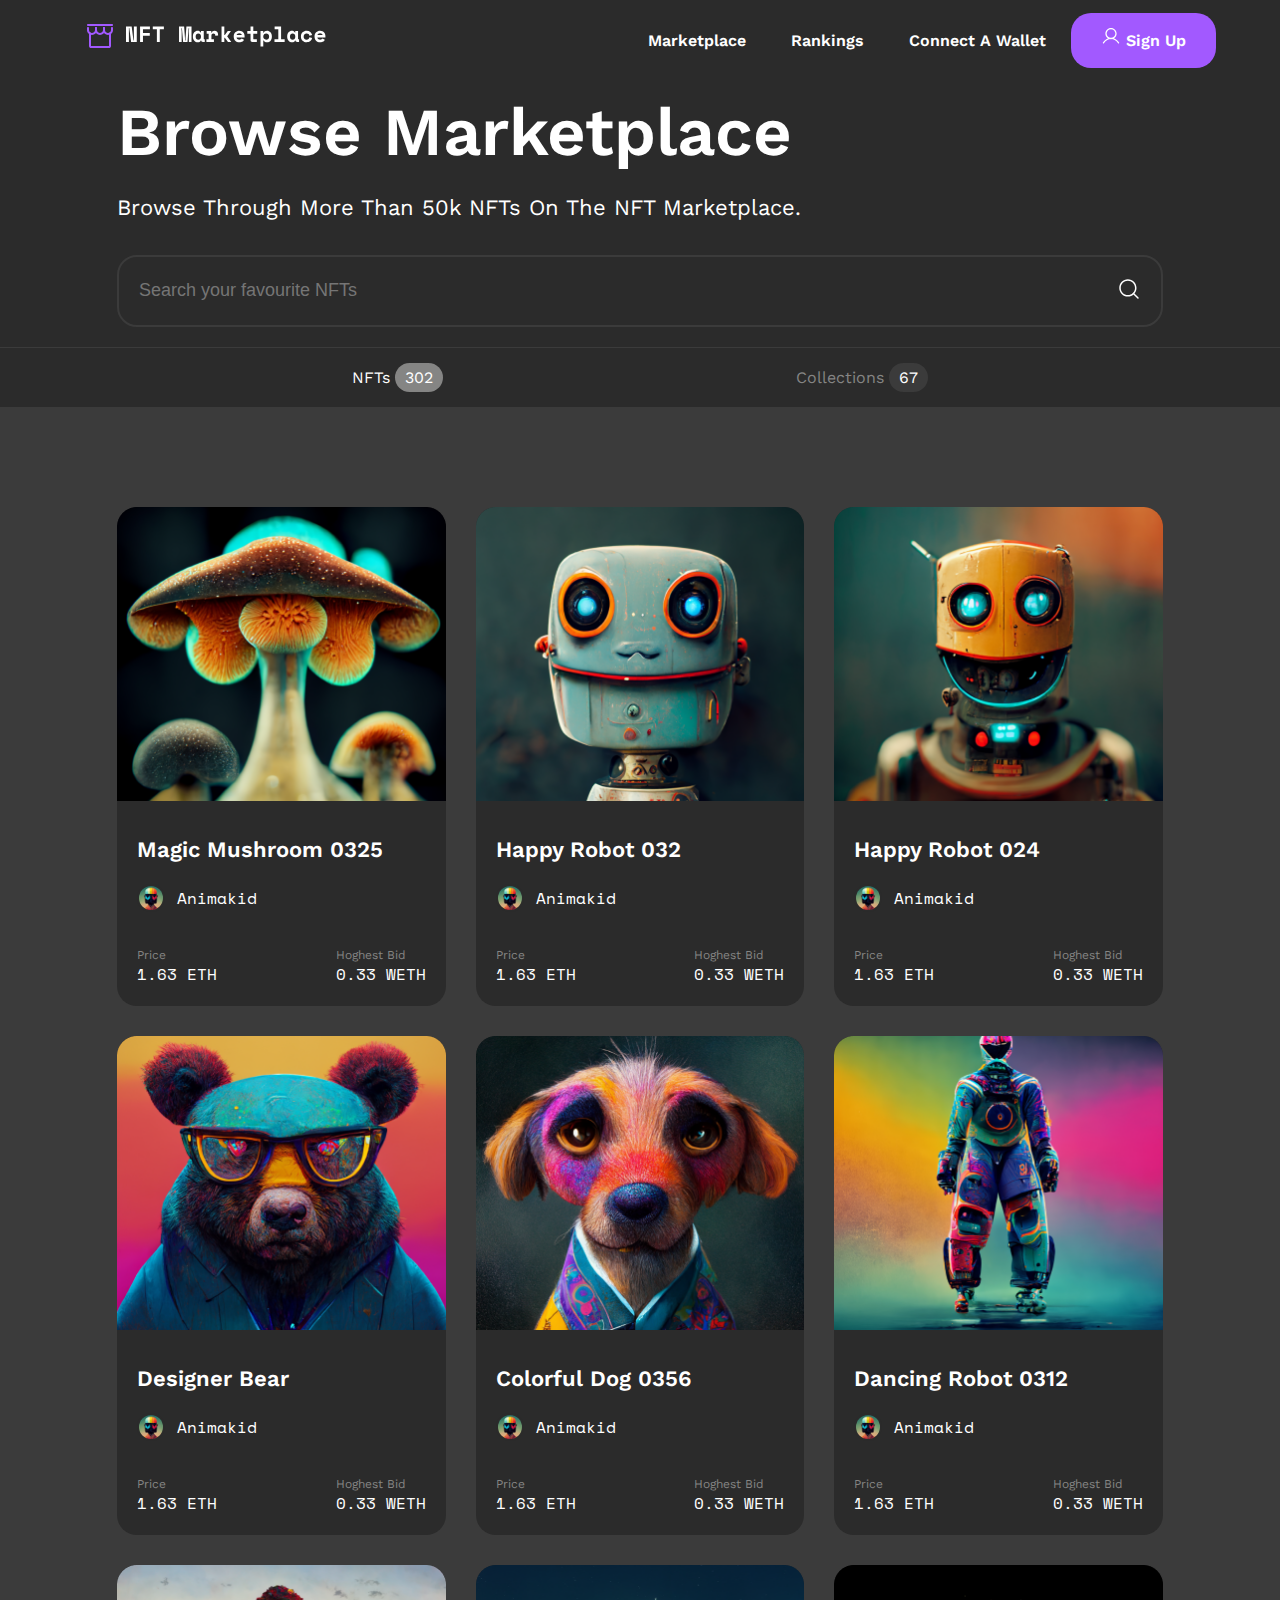
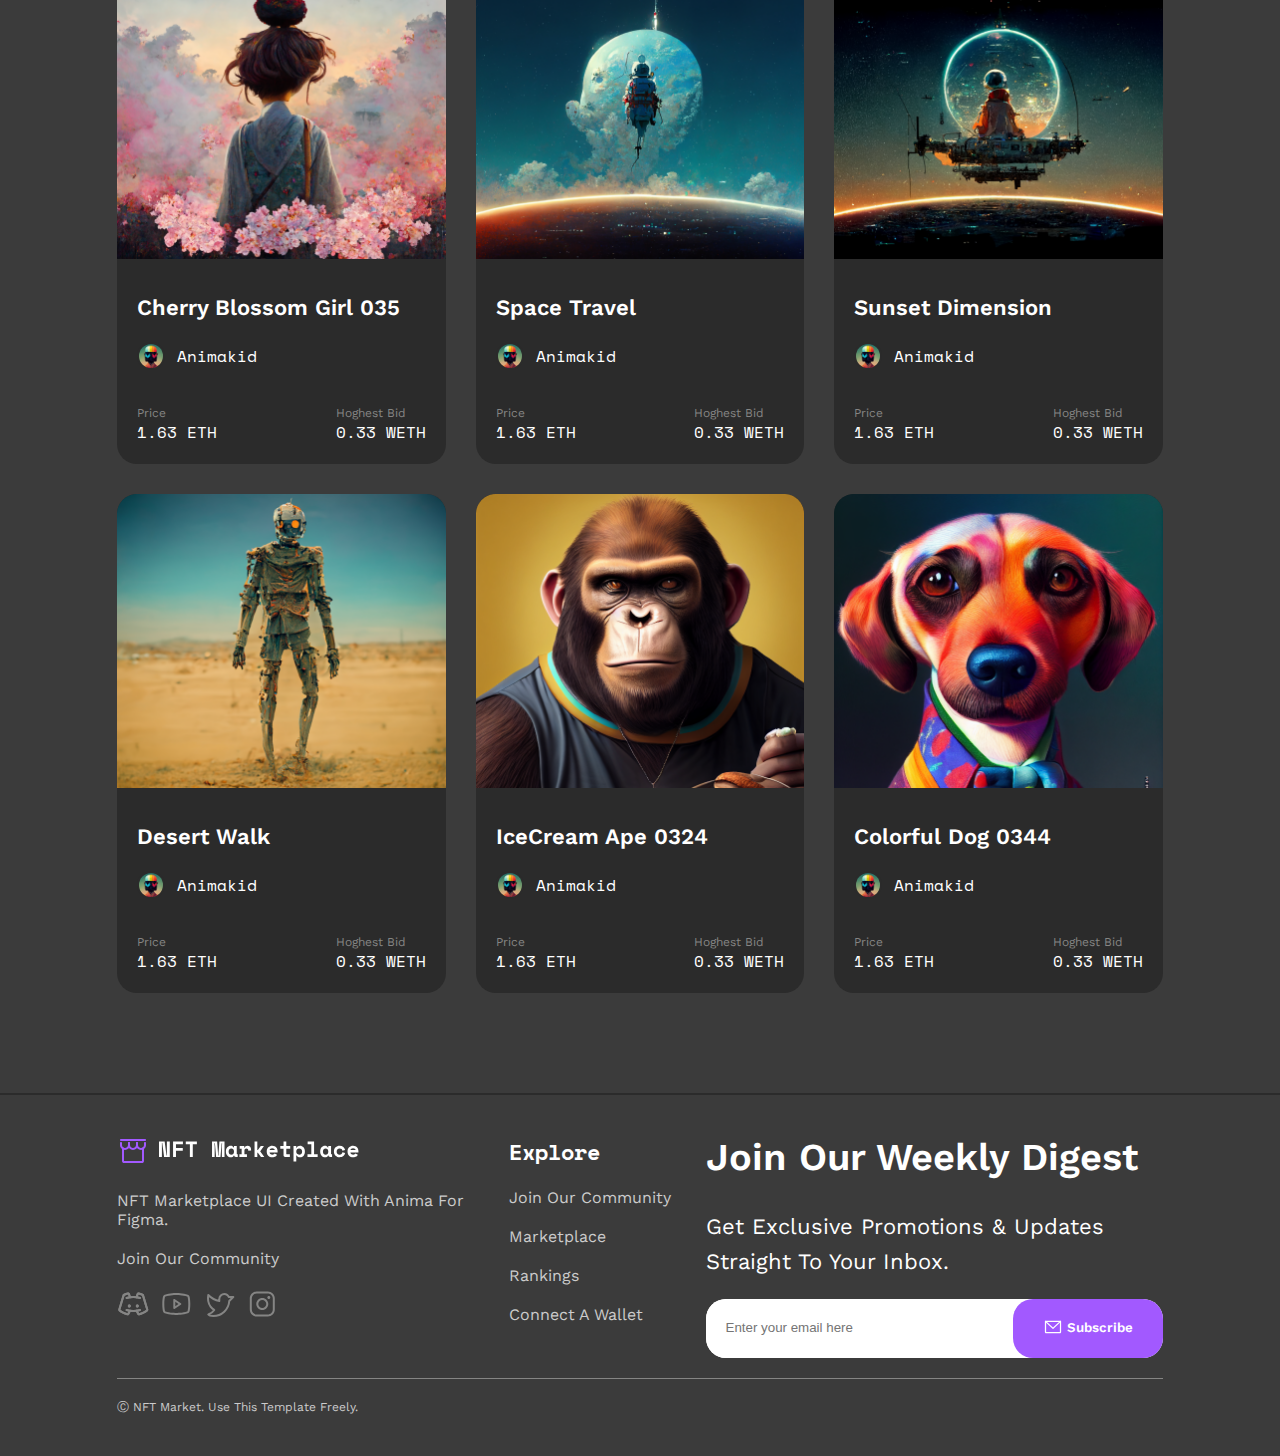
<file: Market Place/marketPlace.html>
<!DOCTYPE html>
<html lang="en">
<head>
    <link rel="stylesheet" href="../font/font.css">
    <link rel="stylesheet" href="../main.css">
    <link rel="stylesheet" href="../adaptiv.css">
    <link rel="stylesheet" href="../Artist Page/artistPage.css">
    <link rel="stylesheet" href="createAccount.css">
    <meta charset="UTF-8">
    <meta name="viewport" content="width=device-width, initial-scale=1.0">
    <title>Market Place</title>
</head>
<body>
    <nav>
        <a class="logo" href="../index.html">
            <span>
                <svg width="32" height="32" viewBox="0 0 32 32" fill="none" xmlns="http://www.w3.org/2000/svg">
                <path fill-rule="evenodd" clip-rule="evenodd" d="M6 12.4502C6.55228 12.4502 7 12.8979 7 13.4502V26.0002H25V13.4502C25 12.8979 25.4477 12.4502 26 12.4502C26.5523 12.4502 27 12.8979 27 13.4502V26.0002C27 26.5306 26.7893 27.0393 26.4142 27.4144C26.0391 27.7895 25.5304 28.0002 25 28.0002H7C6.46957 28.0002 5.96086 27.7895 5.58579 27.4144C5.21071 27.0393 5 26.5306 5 26.0002V13.4502C5 12.8979 5.44772 12.4502 6 12.4502Z" fill="#A259FF"/>
                <path fill-rule="evenodd" clip-rule="evenodd" d="M3 5C3 4.44772 3.44772 4 4 4H28C28.5523 4 29 4.44772 29 5C29 5.55228 28.5523 6 28 6H4C3.44772 6 3 5.55228 3 5Z" fill="#A259FF"/>
                <path fill-rule="evenodd" clip-rule="evenodd" d="M4 7C4.55228 7 5 7.44772 5 8V10C5 10.7956 5.31607 11.5587 5.87868 12.1213C6.44129 12.6839 7.20435 13 8 13C8.79565 13 9.55871 12.6839 10.1213 12.1213C10.6839 11.5587 11 10.7956 11 10V8C11 7.44772 11.4477 7 12 7C12.5523 7 13 7.44772 13 8V10C13 11.3261 12.4732 12.5979 11.5355 13.5355C10.5979 14.4732 9.32608 15 8 15C6.67392 15 5.40215 14.4732 4.46447 13.5355C3.52678 12.5979 3 11.3261 3 10V8C3 7.44772 3.44772 7 4 7Z" fill="#A259FF"/>
                <path fill-rule="evenodd" clip-rule="evenodd" d="M12 7C12.5523 7 13 7.44772 13 8V10C13 10.7956 13.3161 11.5587 13.8787 12.1213C14.4413 12.6839 15.2044 13 16 13C16.7956 13 17.5587 12.6839 18.1213 12.1213C18.6839 11.5587 19 10.7956 19 10V8C19 7.44772 19.4477 7 20 7C20.5523 7 21 7.44772 21 8V10C21 11.3261 20.4732 12.5979 19.5355 13.5355C18.5979 14.4732 17.3261 15 16 15C14.6739 15 13.4021 14.4732 12.4645 13.5355C11.5268 12.5979 11 11.3261 11 10V8C11 7.44772 11.4477 7 12 7Z" fill="#A259FF"/>
                <path fill-rule="evenodd" clip-rule="evenodd" d="M20 7C20.5523 7 21 7.44772 21 8V10C21 10.7956 21.3161 11.5587 21.8787 12.1213C22.4413 12.6839 23.2044 13 24 13C24.7956 13 25.5587 12.6839 26.1213 12.1213C26.6839 11.5587 27 10.7956 27 10V8C27 7.44772 27.4477 7 28 7C28.5523 7 29 7.44772 29 8V10C29 11.3261 28.4732 12.5979 27.5355 13.5355C26.5979 14.4732 25.3261 15 24 15C22.6739 15 21.4021 14.4732 20.4645 13.5355C19.5268 12.5979 19 11.3261 19 10V8C19 7.44772 19.4477 7 20 7Z" fill="#A259FF"/>
                </svg> 
            </span>
            <span>
                <svg width="200" height="21" viewBox="0 0 200 21" fill="none" xmlns="http://www.w3.org/2000/svg">
                    <path d="M7.48 14.5476H7.876V0.599609H10.78V15.9996H5.104L3.3 2.05161H2.904V15.9996H0V0.599609H5.676L7.48 14.5476Z" fill="white"/>
                    <path d="M14.0647 0.599609H23.9207V3.37161H16.9687V6.89161H23.7887V9.66361H16.9687V15.9996H14.0647V0.599609Z" fill="white"/>
                    <path d="M26.7874 0.599609H37.8754V3.37161H33.7834V15.9996H30.8794V3.37161H26.7874V0.599609Z" fill="white"/>
                    <path d="M53.0248 0.599609H58.1288L59.0088 12.1716V14.4156H59.5368V12.1716L60.4168 0.599609H65.5208V15.9996H62.8808V5.70361L63.1448 2.18361H62.6168L61.4728 15.9996H57.1168L55.9288 2.18361H55.4008L55.6648 5.70361V15.9996H53.0248V0.599609Z" fill="white"/>
                    <path d="M74.7895 14.4156C74.4962 15.1049 74.0855 15.5963 73.5575 15.8896C73.0295 16.1683 72.4135 16.3076 71.7095 16.3076C71.0495 16.3076 70.4262 16.1829 69.8395 15.9336C69.2675 15.6843 68.7615 15.3176 68.3215 14.8336C67.8815 14.3496 67.5295 13.7629 67.2655 13.0736C67.0162 12.3843 66.8915 11.5996 66.8915 10.7196V10.3676C66.8915 9.50228 67.0162 8.72494 67.2655 8.03561C67.5148 7.34628 67.8522 6.75961 68.2775 6.27561C68.7028 5.79161 69.1942 5.42494 69.7515 5.17561C70.3235 4.91161 70.9322 4.77961 71.5775 4.77961C72.3549 4.77961 72.9782 4.91161 73.4475 5.17561C73.9315 5.43961 74.3129 5.85028 74.5915 6.40761H74.9875V5.08761H77.7595V12.6996C77.7595 13.1396 77.9575 13.3596 78.3535 13.3596H78.7715V15.9996H76.8795C76.3809 15.9996 75.9702 15.8529 75.6475 15.5596C75.3395 15.2663 75.1855 14.8849 75.1855 14.4156H74.7895ZM72.3255 13.6676C73.1322 13.6676 73.7775 13.4036 74.2615 12.8756C74.7455 12.3329 74.9875 11.5996 74.9875 10.6756V10.4116C74.9875 9.48761 74.7455 8.76161 74.2615 8.23361C73.7775 7.69094 73.1322 7.41961 72.3255 7.41961C71.5189 7.41961 70.8735 7.69094 70.3895 8.23361C69.9055 8.76161 69.6635 9.48761 69.6635 10.4116V10.6756C69.6635 11.5996 69.9055 12.3329 70.3895 12.8756C70.8735 13.4036 71.5189 13.6676 72.3255 13.6676Z" fill="white"/>
                    <path d="M80.6702 5.08761H85.2902V6.67161H85.6862C85.8915 6.07028 86.2362 5.60828 86.7202 5.28561C87.2189 4.94828 87.8129 4.77961 88.5022 4.77961C89.5876 4.77961 90.4602 5.12428 91.1202 5.81361C91.7802 6.48828 92.1102 7.52228 92.1102 8.91561V9.39961L89.2502 9.66361V9.35561C89.2502 8.75428 89.0962 8.27761 88.7882 7.92561C88.4802 7.55894 88.0182 7.37561 87.4022 7.37561C86.7862 7.37561 86.3022 7.58828 85.9502 8.01361C85.5982 8.43894 85.4222 9.04761 85.4222 9.83961V13.3596H87.9302V15.9996H80.4062V13.3596H82.6502V7.72761H80.6702V5.08761Z" fill="white"/>
                    <path d="M98.3209 9.09161H98.8489L101.753 5.08761H104.789V5.21961L101.269 10.2136V10.6096L105.141 15.8676V15.9996H101.973L98.8489 11.7316H98.3209V15.9996H95.5489V0.599609H98.3209V9.09161Z" fill="white"/>
                    <path d="M110.582 11.4456C110.596 11.7683 110.67 12.0689 110.802 12.3476C110.948 12.6116 111.139 12.8463 111.374 13.0516C111.623 13.2423 111.902 13.3963 112.21 13.5136C112.532 13.6163 112.87 13.6676 113.222 13.6676C113.911 13.6676 114.439 13.5503 114.806 13.3156C115.172 13.0663 115.436 12.7729 115.598 12.4356L117.974 13.7556C117.842 14.0343 117.658 14.3276 117.424 14.6356C117.189 14.9289 116.881 15.2003 116.5 15.4496C116.133 15.6989 115.678 15.9043 115.136 16.0656C114.608 16.2269 113.984 16.3076 113.266 16.3076C112.444 16.3076 111.696 16.1756 111.022 15.9116C110.347 15.6476 109.76 15.2663 109.262 14.7676C108.778 14.2689 108.396 13.6603 108.118 12.9416C107.854 12.2229 107.722 11.4089 107.722 10.4996V10.3676C107.722 9.53161 107.861 8.76894 108.14 8.07961C108.433 7.39028 108.829 6.80361 109.328 6.31961C109.826 5.83561 110.406 5.46161 111.066 5.19761C111.74 4.91894 112.459 4.77961 113.222 4.77961C114.16 4.77961 114.967 4.94828 115.642 5.28561C116.316 5.60828 116.874 6.02628 117.314 6.53961C117.754 7.03828 118.076 7.59561 118.282 8.21161C118.487 8.81294 118.59 9.39961 118.59 9.97161V11.4456H110.582ZM113.2 7.28761C112.496 7.28761 111.924 7.47094 111.484 7.83761C111.044 8.18961 110.758 8.60028 110.626 9.06961H115.774C115.686 8.55628 115.407 8.13094 114.938 7.79361C114.483 7.45628 113.904 7.28761 113.2 7.28761Z" fill="white"/>
                    <path d="M121.302 5.08761H124.536V0.599609H127.308V5.08761H131.246V7.72761H127.308V12.6996C127.308 13.1396 127.506 13.3596 127.902 13.3596H130.85V15.9996H126.23C125.732 15.9996 125.321 15.8383 124.998 15.5156C124.69 15.1929 124.536 14.7823 124.536 14.2836V7.72761H121.302V5.08761Z" fill="white"/>
                    <path d="M137.281 20.3996H134.509V5.08761H137.281V6.67161H137.677C137.97 6.07028 138.396 5.60828 138.953 5.28561C139.51 4.94828 140.222 4.77961 141.087 4.77961C141.732 4.77961 142.341 4.90428 142.913 5.15361C143.5 5.40294 144.006 5.76961 144.431 6.25361C144.871 6.72294 145.216 7.30228 145.465 7.99161C145.729 8.68094 145.861 9.46561 145.861 10.3456V10.7416C145.861 11.6363 145.736 12.4283 145.487 13.1176C145.238 13.8069 144.9 14.3936 144.475 14.8776C144.05 15.3469 143.544 15.7063 142.957 15.9556C142.385 16.1903 141.762 16.3076 141.087 16.3076C140.588 16.3076 140.156 16.2563 139.789 16.1536C139.422 16.0509 139.1 15.9116 138.821 15.7356C138.557 15.5596 138.33 15.3616 138.139 15.1416C137.963 14.9069 137.809 14.6649 137.677 14.4156H137.281V20.3996ZM140.185 13.6676C141.05 13.6676 141.747 13.4036 142.275 12.8756C142.818 12.3329 143.089 11.5996 143.089 10.6756V10.4116C143.089 9.48761 142.818 8.76161 142.275 8.23361C141.747 7.69094 141.05 7.41961 140.185 7.41961C139.32 7.41961 138.616 7.69828 138.073 8.25561C137.545 8.79828 137.281 9.51694 137.281 10.4116V10.6756C137.281 11.5703 137.545 12.2963 138.073 12.8536C138.616 13.3963 139.32 13.6676 140.185 13.6676Z" fill="white"/>
                    <path d="M148.486 13.3596H152.314V3.23961H148.618V0.599609H155.086V13.3596H158.65V15.9996H148.486V13.3596Z" fill="white"/>
                    <path d="M169.084 14.4156C168.791 15.1049 168.38 15.5963 167.852 15.8896C167.324 16.1683 166.708 16.3076 166.004 16.3076C165.344 16.3076 164.721 16.1829 164.134 15.9336C163.562 15.6843 163.056 15.3176 162.616 14.8336C162.176 14.3496 161.824 13.7629 161.56 13.0736C161.311 12.3843 161.186 11.5996 161.186 10.7196V10.3676C161.186 9.50228 161.311 8.72494 161.56 8.03561C161.81 7.34628 162.147 6.75961 162.572 6.27561C162.998 5.79161 163.489 5.42494 164.046 5.17561C164.618 4.91161 165.227 4.77961 165.872 4.77961C166.65 4.77961 167.273 4.91161 167.742 5.17561C168.226 5.43961 168.608 5.85028 168.886 6.40761H169.282V5.08761H172.054V12.6996C172.054 13.1396 172.252 13.3596 172.648 13.3596H173.066V15.9996H171.174C170.676 15.9996 170.265 15.8529 169.942 15.5596C169.634 15.2663 169.48 14.8849 169.48 14.4156H169.084ZM166.62 13.6676C167.427 13.6676 168.072 13.4036 168.556 12.8756C169.04 12.3329 169.282 11.5996 169.282 10.6756V10.4116C169.282 9.48761 169.04 8.76161 168.556 8.23361C168.072 7.69094 167.427 7.41961 166.62 7.41961C165.814 7.41961 165.168 7.69094 164.684 8.23361C164.2 8.76161 163.958 9.48761 163.958 10.4116V10.6756C163.958 11.5996 164.2 12.3329 164.684 12.8756C165.168 13.4036 165.814 13.6676 166.62 13.6676Z" fill="white"/>
                    <path d="M186.141 11.9956C185.892 13.2863 185.298 14.3276 184.359 15.1196C183.435 15.9116 182.196 16.3076 180.641 16.3076C179.834 16.3076 179.079 16.1829 178.375 15.9336C177.686 15.6843 177.084 15.3249 176.571 14.8556C176.058 14.3863 175.654 13.8069 175.361 13.1176C175.068 12.4283 174.921 11.6436 174.921 10.7636V10.4996C174.921 9.61961 175.068 8.82761 175.361 8.12361C175.654 7.41961 176.058 6.81828 176.571 6.31961C177.099 5.82094 177.708 5.43961 178.397 5.17561C179.101 4.91161 179.849 4.77961 180.641 4.77961C182.166 4.77961 183.398 5.17561 184.337 5.96761C185.29 6.75961 185.892 7.80094 186.141 9.09161L183.413 9.79561C183.325 9.15028 183.046 8.59295 182.577 8.12361C182.108 7.65428 181.448 7.41961 180.597 7.41961C180.201 7.41961 179.827 7.49294 179.475 7.63961C179.123 7.78628 178.815 7.99894 178.551 8.27761C178.287 8.54161 178.074 8.87161 177.913 9.26761C177.766 9.64894 177.693 10.0816 177.693 10.5656V10.6976C177.693 11.1816 177.766 11.6143 177.913 11.9956C178.074 12.3623 178.287 12.6703 178.551 12.9196C178.815 13.1689 179.123 13.3596 179.475 13.4916C179.827 13.6089 180.201 13.6676 180.597 13.6676C181.448 13.6676 182.093 13.4549 182.533 13.0296C182.988 12.6043 183.281 12.0323 183.413 11.3136L186.141 11.9956Z" fill="white"/>
                    <path d="M191.406 11.4456C191.421 11.7683 191.494 12.0689 191.626 12.3476C191.773 12.6116 191.963 12.8463 192.198 13.0516C192.447 13.2423 192.726 13.3963 193.034 13.5136C193.357 13.6163 193.694 13.6676 194.046 13.6676C194.735 13.6676 195.263 13.5503 195.63 13.3156C195.997 13.0663 196.261 12.7729 196.422 12.4356L198.798 13.7556C198.666 14.0343 198.483 14.3276 198.248 14.6356C198.013 14.9289 197.705 15.2003 197.324 15.4496C196.957 15.6989 196.503 15.9043 195.96 16.0656C195.432 16.2269 194.809 16.3076 194.09 16.3076C193.269 16.3076 192.521 16.1756 191.846 15.9116C191.171 15.6476 190.585 15.2663 190.086 14.7676C189.602 14.2689 189.221 13.6603 188.942 12.9416C188.678 12.2229 188.546 11.4089 188.546 10.4996V10.3676C188.546 9.53161 188.685 8.76894 188.964 8.07961C189.257 7.39028 189.653 6.80361 190.152 6.31961C190.651 5.83561 191.23 5.46161 191.89 5.19761C192.565 4.91894 193.283 4.77961 194.046 4.77961C194.985 4.77961 195.791 4.94828 196.466 5.28561C197.141 5.60828 197.698 6.02628 198.138 6.53961C198.578 7.03828 198.901 7.59561 199.106 8.21161C199.311 8.81294 199.414 9.39961 199.414 9.97161V11.4456H191.406ZM194.024 7.28761C193.32 7.28761 192.748 7.47094 192.308 7.83761C191.868 8.18961 191.582 8.60028 191.45 9.06961H196.598C196.51 8.55628 196.231 8.13094 195.762 7.79361C195.307 7.45628 194.728 7.28761 194.024 7.28761Z" fill="white"/>
                </svg>
            </span>
        </a>
        <div class="menu">
            <div class="menu pad">
                <a href="../Market Place/marketPlace.html">Marketplace</a>
                <a href="../Rankings/rank.html">Rankings</a>
                <a href="../connectWallege/wallege.html">Connect a wallet</a>
                <a class="pinkBut" href="../Create Account/createAccount.html">
                    <span>
                        <svg width="20" height="20" viewBox="0 0 20 20" fill="none" xmlns="http://www.w3.org/2000/svg">
                        <path fill-rule="evenodd" clip-rule="evenodd" d="M10 3.125C7.58375 3.125 5.625 5.08375 5.625 7.5C5.625 9.91625 7.58375 11.875 10 11.875C12.4162 11.875 14.375 9.91625 14.375 7.5C14.375 5.08375 12.4162 3.125 10 3.125ZM4.375 7.5C4.375 4.3934 6.8934 1.875 10 1.875C13.1066 1.875 15.625 4.3934 15.625 7.5C15.625 10.6066 13.1066 13.125 10 13.125C6.8934 13.125 4.375 10.6066 4.375 7.5Z" fill="white"/>
                        <path fill-rule="evenodd" clip-rule="evenodd" d="M10.0001 13.124C8.57374 13.124 7.17251 13.4995 5.93728 14.2128C4.70205 14.926 3.67634 15.9518 2.96327 17.1872C2.79071 17.4861 2.40848 17.5886 2.10953 17.416C1.81058 17.2435 1.70812 16.8612 1.88068 16.5623C2.70345 15.1369 3.88696 13.9532 5.31223 13.1303C6.7375 12.3073 8.3543 11.874 10.0001 11.874C11.6459 11.874 13.2627 12.3073 14.688 13.1303C16.1132 13.9532 17.2968 15.1369 18.1195 16.5623C18.2921 16.8612 18.1896 17.2435 17.8907 17.416C17.5917 17.5886 17.2095 17.4861 17.0369 17.1872C16.3239 15.9518 15.2982 14.926 14.0629 14.2128C12.8277 13.4995 11.4265 13.124 10.0001 13.124Z" fill="white"/>
                        </svg>
                    </span>
                    <span>Sign Up</span>
                </a>
            </div>
    
            <div class="menu desktopP">
                <span>
                    <svg width="24" height="24" viewBox="0 0 24 24" fill="none" xmlns="http://www.w3.org/2000/svg">
                        <path fill-rule="evenodd" clip-rule="evenodd" d="M3 12C3 11.5858 3.33579 11.25 3.75 11.25H20.25C20.6642 11.25 21 11.5858 21 12C21 12.4142 20.6642 12.75 20.25 12.75H3.75C3.33579 12.75 3 12.4142 3 12Z" fill="white"/>
                        <path fill-rule="evenodd" clip-rule="evenodd" d="M3 6C3 5.58579 3.33579 5.25 3.75 5.25H15C15.4142 5.25 15.75 5.58579 15.75 6C15.75 6.41421 15.4142 6.75 15 6.75H3.75C3.33579 6.75 3 6.41421 3 6Z" fill="white"/>
                        <path fill-rule="evenodd" clip-rule="evenodd" d="M3 18C3 17.5858 3.33579 17.25 3.75 17.25H15C15.4142 17.25 15.75 17.5858 15.75 18C15.75 18.4142 15.4142 18.75 15 18.75H3.75C3.33579 18.75 3 18.4142 3 18Z" fill="white"/>
                      </svg>
                </span>
            </div>

        </div>
    </nav>

    <section>
        <h1>Browse Marketplace</h1>
        <p>Browse through more than 50k NFTs on the NFT Marketplace.</p>
        <div class="search">
            <input type="text" placeholder="Search your favourite NFTs">
            <span>
                <svg width="24" height="24" viewBox="0 0 24 24" fill="none" xmlns="http://www.w3.org/2000/svg">
                    <path fill-rule="evenodd" clip-rule="evenodd" d="M10.875 3.75C6.93997 3.75 3.75 6.93997 3.75 10.875C3.75 14.81 6.93997 18 10.875 18C14.81 18 18 14.81 18 10.875C18 6.93997 14.81 3.75 10.875 3.75ZM2.25 10.875C2.25 6.11154 6.11154 2.25 10.875 2.25C15.6385 2.25 19.5 6.11154 19.5 10.875C19.5 15.6385 15.6385 19.5 10.875 19.5C6.11154 19.5 2.25 15.6385 2.25 10.875Z" fill="white"/>
                    <path fill-rule="evenodd" clip-rule="evenodd" d="M15.913 15.913C16.2059 15.6201 16.6808 15.6201 16.9737 15.913L21.5299 20.4693C21.8228 20.7622 21.8228 21.237 21.5299 21.5299C21.237 21.8228 20.7622 21.8228 20.4693 21.5299L15.913 16.9737C15.6201 16.6808 15.6201 16.2059 15.913 15.913Z" fill="white"/>
                  </svg>
            </span>
        </div>
    </section>

    <div class="tabs">
        <a class="tab">
            NFTs
            <span class="notify mobile">
                302
            </span>
        </a>
        <a class="tab">
            <span class="gray">
                Collections
            </span>
            <span class="notify mobile">
                67
            </span>
        </a>
    </div>
    <section class="artistMenu">
        <div class="nftsPage">
            <div class="mainCard">
                <img src="img/Image(38).png" alt="" class="mainImg">
                <div class="mainInfo">
                    <h5 class="title">Magic Mushroom 0325</h5>
                    <a href="../Artist Page/artistPage.html" class="user">
                        <img src="../Artist Page/img/Asset 12 2(7).png" alt="" class="avatar">
                        <div class="name">Animakid</div>
                    </a>
                    <div class="cardCaptions">
                        <div class="price">
                            <div class="gray">Price</div>
                            <div class="familie2">1.63 ETH</div>
                        </div>
                        <div class="highest">
                            <div class="gray">Hoghest Bid</div>
                            <div class="familie2">0.33 wETH</div>
                        </div>
                    </div>
                </div>
            </div>
            <div class="mainCard">
                <img src="img/Image(39).png" alt="" class="mainImg">
                <div class="mainInfo">
                    <h5 class="title">Happy Robot 032</h5>
                    <a href="../Artist Page/artistPage.html" class="user">
                        <img src="../Artist Page/img/Asset 12 2(7).png" alt="" class="avatar">
                        <div class="name">Animakid</div>
                    </a>
                    <div class="cardCaptions">
                        <div class="price">
                            <div class="gray">Price</div>
                            <div class="familie2">1.63 ETH</div>
                        </div>
                        <div class="highest">
                            <div class="gray">Hoghest Bid</div>
                            <div class="familie2">0.33 wETH</div>
                        </div>
                    </div>
                </div>
            </div>
            <div class="mainCard">
                <img src="img/Image(40).png" alt="" class="mainImg">
                <div class="mainInfo">
                    <h5 class="title">Happy Robot 024</h5>
                    <a href="../Artist Page/artistPage.html" class="user">
                        <img src="../Artist Page/img/Asset 12 2(7).png" alt="" class="avatar">
                        <div class="name">Animakid</div>
                    </a>
                    <div class="cardCaptions">
                        <div class="price">
                            <div class="gray">Price</div>
                            <div class="familie2">1.63 ETH</div>
                        </div>
                        <div class="highest">
                            <div class="gray">Hoghest Bid</div>
                            <div class="familie2">0.33 wETH</div>
                        </div>
                    </div>
                </div>
            </div>
            <div class="mainCard">
                <img src="img/Image(41).png" alt="" class="mainImg">
                <div class="mainInfo">
                    <h5 class="title">Designer Bear</h5>
                    <a href="../Artist Page/artistPage.html" class="user">
                        <img src="../Artist Page/img/Asset 12 2(7).png" alt="" class="avatar">
                        <div class="name">Animakid</div>
                    </a>
                    <div class="cardCaptions">
                        <div class="price">
                            <div class="gray">Price</div>
                            <div class="familie2">1.63 ETH</div>
                        </div>
                        <div class="highest">
                            <div class="gray">Hoghest Bid</div>
                            <div class="familie2">0.33 wETH</div>
                        </div>
                    </div>
                </div>
            </div>
            <div class="mainCard">
                <img src="img/Image(42).png" alt="" class="mainImg">
                <div class="mainInfo">
                    <h5 class="title">Colorful Dog 0356</h5>
                    <a href="../Artist Page/artistPage.html" class="user">
                        <img src="../Artist Page/img/Asset 12 2(7).png" alt="" class="avatar">
                        <div class="name">Animakid</div>
                    </a>
                    <div class="cardCaptions">
                        <div class="price">
                            <div class="gray">Price</div>
                            <div class="familie2">1.63 ETH</div>
                        </div>
                        <div class="highest">
                            <div class="gray">Hoghest Bid</div>
                            <div class="familie2">0.33 wETH</div>
                        </div>
                    </div>
                </div>
            </div>
            <div class="mainCard mobile">
                <img src="img/Image(43).png" alt="" class="mainImg">
                <div class="mainInfo">
                    <h5 class="title">Dancing Robot 0312</h5>
                    <a href="../Artist Page/artistPage.html" class="user">
                        <img src="../Artist Page/img/Asset 12 2(7).png" alt="" class="avatar">
                        <div class="name">Animakid</div>
                    </a>
                    <div class="cardCaptions">
                        <div class="price">
                            <div class="gray">Price</div>
                            <div class="familie2">1.63 ETH</div>
                        </div>
                        <div class="highest">
                            <div class="gray">Hoghest Bid</div>
                            <div class="familie2">0.33 wETH</div>
                        </div>
                    </div>
                </div>
            </div>
            <div class="mainCard mobile">
                <img src="img/Image(44).png" alt="" class="mainImg">
                <div class="mainInfo">
                    <h5 class="title">Cherry Blossom Girl 035</h5>
                    <a href="../Artist Page/artistPage.html" class="user">
                        <img src="../Artist Page/img/Asset 12 2(7).png" alt="" class="avatar">
                        <div class="name">Animakid</div>
                    </a>
                    <div class="cardCaptions">
                        <div class="price">
                            <div class="gray">Price</div>
                            <div class="familie2">1.63 ETH</div>
                        </div>
                        <div class="highest">
                            <div class="gray">Hoghest Bid</div>
                            <div class="familie2">0.33 wETH</div>
                        </div>
                    </div>
                </div>
            </div>
            <div class="mainCard mobile">
                <img src="img/Image(45).png" alt="" class="mainImg">
                <div class="mainInfo">
                    <h5 class="title">Space Travel</h5>
                    <a href="../Artist Page/artistPage.html" class="user">
                        <img src="../Artist Page/img/Asset 12 2(7).png" alt="" class="avatar">
                        <div class="name">Animakid</div>
                    </a>
                    <div class="cardCaptions">
                        <div class="price">
                            <div class="gray">Price</div>
                            <div class="familie2">1.63 ETH</div>
                        </div>
                        <div class="highest">
                            <div class="gray">Hoghest Bid</div>
                            <div class="familie2">0.33 wETH</div>
                        </div>
                    </div>
                </div>
            </div>
            <div class="mainCard pad">
                <img src="img/Image(46).png" alt="" class="mainImg">
                <div class="mainInfo">
                    <h5 class="title">Sunset Dimension</h5>
                    <a href="../Artist Page/artistPage.html" class="user">
                        <img src="../Artist Page/img/Asset 12 2(7).png" alt="" class="avatar">
                        <div class="name">Animakid</div>
                    </a>
                    <div class="cardCaptions">
                        <div class="price">
                            <div class="gray">Price</div>
                            <div class="familie2">1.63 ETH</div>
                        </div>
                        <div class="highest">
                            <div class="gray">Hoghest Bid</div>
                            <div class="familie2">0.33 wETH</div>
                        </div>
                    </div>
                </div>
            </div>
            <div class="mainCard pad">
                <img src="img/Image(47).png" alt="" class="mainImg">
                <div class="mainInfo">
                    <h5 class="title">Desert Walk</h5>
                    <a href="../Artist Page/artistPage.html" class="user">
                        <img src="../Artist Page/img/Asset 12 2(7).png" alt="" class="avatar">
                        <div class="name">Animakid</div>
                    </a>
                    <div class="cardCaptions">
                        <div class="price">
                            <div class="gray">Price</div>
                            <div class="familie2">1.63 ETH</div>
                        </div>
                        <div class="highest">
                            <div class="gray">Hoghest Bid</div>
                            <div class="familie2">0.33 wETH</div>
                        </div>
                    </div>
                </div>
            </div>
            <div class="mainCard pad">
                <img src="img/Image(48).png" alt="" class="mainImg">
                <div class="mainInfo">
                    <h5 class="title">IceCream Ape 0324</h5>
                    <a href="../Artist Page/artistPage.html" class="user">
                        <img src="../Artist Page/img/Asset 12 2(7).png" alt="" class="avatar">
                        <div class="name">Animakid</div>
                    </a>
                    <div class="cardCaptions">
                        <div class="price">
                            <div class="gray">Price</div>
                            <div class="familie2">1.63 ETH</div>
                        </div>
                        <div class="highest">
                            <div class="gray">Hoghest Bid</div>
                            <div class="familie2">0.33 wETH</div>
                        </div>
                    </div>
                </div>
            </div>
            <div class="mainCard pad">
                <img src="img/Image(49).png" alt="" class="mainImg">
                <div class="mainInfo">
                    <h5 class="title">Colorful Dog 0344</h5>
                    <a href="../Artist Page/artistPage.html" class="user">
                        <img src="../Artist Page/img/Asset 12 2(7).png" alt="" class="avatar">
                        <div class="name">Animakid</div>
                    </a>
                    <div class="cardCaptions">
                        <div class="price">
                            <div class="gray">Price</div>
                            <div class="familie2">1.63 ETH</div>
                        </div>
                        <div class="highest">
                            <div class="gray">Hoghest Bid</div>
                            <div class="familie2">0.33 wETH</div>
                        </div>
                    </div>
                </div>
            </div>


            </div>
            
        </div>
    </section>

    <footer>
        <div class="footerItems">
            <div class="footerItem">
                <div class="logo">
                    <div>
                        <svg width="32" height="32" viewBox="0 0 32 32" fill="none" xmlns="http://www.w3.org/2000/svg">
                        <path fill-rule="evenodd" clip-rule="evenodd" d="M6 12.4502C6.55228 12.4502 7 12.8979 7 13.4502V26.0002H25V13.4502C25 12.8979 25.4477 12.4502 26 12.4502C26.5523 12.4502 27 12.8979 27 13.4502V26.0002C27 26.5306 26.7893 27.0393 26.4142 27.4144C26.0391 27.7895 25.5304 28.0002 25 28.0002H7C6.46957 28.0002 5.96086 27.7895 5.58579 27.4144C5.21071 27.0393 5 26.5306 5 26.0002V13.4502C5 12.8979 5.44772 12.4502 6 12.4502Z" fill="#A259FF"/>
                        <path fill-rule="evenodd" clip-rule="evenodd" d="M3 5C3 4.44772 3.44772 4 4 4H28C28.5523 4 29 4.44772 29 5C29 5.55228 28.5523 6 28 6H4C3.44772 6 3 5.55228 3 5Z" fill="#A259FF"/>
                        <path fill-rule="evenodd" clip-rule="evenodd" d="M4 7C4.55228 7 5 7.44772 5 8V10C5 10.7956 5.31607 11.5587 5.87868 12.1213C6.44129 12.6839 7.20435 13 8 13C8.79565 13 9.55871 12.6839 10.1213 12.1213C10.6839 11.5587 11 10.7956 11 10V8C11 7.44772 11.4477 7 12 7C12.5523 7 13 7.44772 13 8V10C13 11.3261 12.4732 12.5979 11.5355 13.5355C10.5979 14.4732 9.32608 15 8 15C6.67392 15 5.40215 14.4732 4.46447 13.5355C3.52678 12.5979 3 11.3261 3 10V8C3 7.44772 3.44772 7 4 7Z" fill="#A259FF"/>
                        <path fill-rule="evenodd" clip-rule="evenodd" d="M12 7C12.5523 7 13 7.44772 13 8V10C13 10.7956 13.3161 11.5587 13.8787 12.1213C14.4413 12.6839 15.2044 13 16 13C16.7956 13 17.5587 12.6839 18.1213 12.1213C18.6839 11.5587 19 10.7956 19 10V8C19 7.44772 19.4477 7 20 7C20.5523 7 21 7.44772 21 8V10C21 11.3261 20.4732 12.5979 19.5355 13.5355C18.5979 14.4732 17.3261 15 16 15C14.6739 15 13.4021 14.4732 12.4645 13.5355C11.5268 12.5979 11 11.3261 11 10V8C11 7.44772 11.4477 7 12 7Z" fill="#A259FF"/>
                        <path fill-rule="evenodd" clip-rule="evenodd" d="M20 7C20.5523 7 21 7.44772 21 8V10C21 10.7956 21.3161 11.5587 21.8787 12.1213C22.4413 12.6839 23.2044 13 24 13C24.7956 13 25.5587 12.6839 26.1213 12.1213C26.6839 11.5587 27 10.7956 27 10V8C27 7.44772 27.4477 7 28 7C28.5523 7 29 7.44772 29 8V10C29 11.3261 28.4732 12.5979 27.5355 13.5355C26.5979 14.4732 25.3261 15 24 15C22.6739 15 21.4021 14.4732 20.4645 13.5355C19.5268 12.5979 19 11.3261 19 10V8C19 7.44772 19.4477 7 20 7Z" fill="#A259FF"/>
                        </svg> 
                    </div>
                    <div>
                        <svg width="200" height="21" viewBox="0 0 200 21" fill="none" xmlns="http://www.w3.org/2000/svg">
                            <path d="M7.48 14.5476H7.876V0.599609H10.78V15.9996H5.104L3.3 2.05161H2.904V15.9996H0V0.599609H5.676L7.48 14.5476Z" fill="white"/>
                            <path d="M14.0647 0.599609H23.9207V3.37161H16.9687V6.89161H23.7887V9.66361H16.9687V15.9996H14.0647V0.599609Z" fill="white"/>
                            <path d="M26.7874 0.599609H37.8754V3.37161H33.7834V15.9996H30.8794V3.37161H26.7874V0.599609Z" fill="white"/>
                            <path d="M53.0248 0.599609H58.1288L59.0088 12.1716V14.4156H59.5368V12.1716L60.4168 0.599609H65.5208V15.9996H62.8808V5.70361L63.1448 2.18361H62.6168L61.4728 15.9996H57.1168L55.9288 2.18361H55.4008L55.6648 5.70361V15.9996H53.0248V0.599609Z" fill="white"/>
                            <path d="M74.7895 14.4156C74.4962 15.1049 74.0855 15.5963 73.5575 15.8896C73.0295 16.1683 72.4135 16.3076 71.7095 16.3076C71.0495 16.3076 70.4262 16.1829 69.8395 15.9336C69.2675 15.6843 68.7615 15.3176 68.3215 14.8336C67.8815 14.3496 67.5295 13.7629 67.2655 13.0736C67.0162 12.3843 66.8915 11.5996 66.8915 10.7196V10.3676C66.8915 9.50228 67.0162 8.72494 67.2655 8.03561C67.5148 7.34628 67.8522 6.75961 68.2775 6.27561C68.7028 5.79161 69.1942 5.42494 69.7515 5.17561C70.3235 4.91161 70.9322 4.77961 71.5775 4.77961C72.3549 4.77961 72.9782 4.91161 73.4475 5.17561C73.9315 5.43961 74.3129 5.85028 74.5915 6.40761H74.9875V5.08761H77.7595V12.6996C77.7595 13.1396 77.9575 13.3596 78.3535 13.3596H78.7715V15.9996H76.8795C76.3809 15.9996 75.9702 15.8529 75.6475 15.5596C75.3395 15.2663 75.1855 14.8849 75.1855 14.4156H74.7895ZM72.3255 13.6676C73.1322 13.6676 73.7775 13.4036 74.2615 12.8756C74.7455 12.3329 74.9875 11.5996 74.9875 10.6756V10.4116C74.9875 9.48761 74.7455 8.76161 74.2615 8.23361C73.7775 7.69094 73.1322 7.41961 72.3255 7.41961C71.5189 7.41961 70.8735 7.69094 70.3895 8.23361C69.9055 8.76161 69.6635 9.48761 69.6635 10.4116V10.6756C69.6635 11.5996 69.9055 12.3329 70.3895 12.8756C70.8735 13.4036 71.5189 13.6676 72.3255 13.6676Z" fill="white"/>
                            <path d="M80.6702 5.08761H85.2902V6.67161H85.6862C85.8915 6.07028 86.2362 5.60828 86.7202 5.28561C87.2189 4.94828 87.8129 4.77961 88.5022 4.77961C89.5876 4.77961 90.4602 5.12428 91.1202 5.81361C91.7802 6.48828 92.1102 7.52228 92.1102 8.91561V9.39961L89.2502 9.66361V9.35561C89.2502 8.75428 89.0962 8.27761 88.7882 7.92561C88.4802 7.55894 88.0182 7.37561 87.4022 7.37561C86.7862 7.37561 86.3022 7.58828 85.9502 8.01361C85.5982 8.43894 85.4222 9.04761 85.4222 9.83961V13.3596H87.9302V15.9996H80.4062V13.3596H82.6502V7.72761H80.6702V5.08761Z" fill="white"/>
                            <path d="M98.3209 9.09161H98.8489L101.753 5.08761H104.789V5.21961L101.269 10.2136V10.6096L105.141 15.8676V15.9996H101.973L98.8489 11.7316H98.3209V15.9996H95.5489V0.599609H98.3209V9.09161Z" fill="white"/>
                            <path d="M110.582 11.4456C110.596 11.7683 110.67 12.0689 110.802 12.3476C110.948 12.6116 111.139 12.8463 111.374 13.0516C111.623 13.2423 111.902 13.3963 112.21 13.5136C112.532 13.6163 112.87 13.6676 113.222 13.6676C113.911 13.6676 114.439 13.5503 114.806 13.3156C115.172 13.0663 115.436 12.7729 115.598 12.4356L117.974 13.7556C117.842 14.0343 117.658 14.3276 117.424 14.6356C117.189 14.9289 116.881 15.2003 116.5 15.4496C116.133 15.6989 115.678 15.9043 115.136 16.0656C114.608 16.2269 113.984 16.3076 113.266 16.3076C112.444 16.3076 111.696 16.1756 111.022 15.9116C110.347 15.6476 109.76 15.2663 109.262 14.7676C108.778 14.2689 108.396 13.6603 108.118 12.9416C107.854 12.2229 107.722 11.4089 107.722 10.4996V10.3676C107.722 9.53161 107.861 8.76894 108.14 8.07961C108.433 7.39028 108.829 6.80361 109.328 6.31961C109.826 5.83561 110.406 5.46161 111.066 5.19761C111.74 4.91894 112.459 4.77961 113.222 4.77961C114.16 4.77961 114.967 4.94828 115.642 5.28561C116.316 5.60828 116.874 6.02628 117.314 6.53961C117.754 7.03828 118.076 7.59561 118.282 8.21161C118.487 8.81294 118.59 9.39961 118.59 9.97161V11.4456H110.582ZM113.2 7.28761C112.496 7.28761 111.924 7.47094 111.484 7.83761C111.044 8.18961 110.758 8.60028 110.626 9.06961H115.774C115.686 8.55628 115.407 8.13094 114.938 7.79361C114.483 7.45628 113.904 7.28761 113.2 7.28761Z" fill="white"/>
                            <path d="M121.302 5.08761H124.536V0.599609H127.308V5.08761H131.246V7.72761H127.308V12.6996C127.308 13.1396 127.506 13.3596 127.902 13.3596H130.85V15.9996H126.23C125.732 15.9996 125.321 15.8383 124.998 15.5156C124.69 15.1929 124.536 14.7823 124.536 14.2836V7.72761H121.302V5.08761Z" fill="white"/>
                            <path d="M137.281 20.3996H134.509V5.08761H137.281V6.67161H137.677C137.97 6.07028 138.396 5.60828 138.953 5.28561C139.51 4.94828 140.222 4.77961 141.087 4.77961C141.732 4.77961 142.341 4.90428 142.913 5.15361C143.5 5.40294 144.006 5.76961 144.431 6.25361C144.871 6.72294 145.216 7.30228 145.465 7.99161C145.729 8.68094 145.861 9.46561 145.861 10.3456V10.7416C145.861 11.6363 145.736 12.4283 145.487 13.1176C145.238 13.8069 144.9 14.3936 144.475 14.8776C144.05 15.3469 143.544 15.7063 142.957 15.9556C142.385 16.1903 141.762 16.3076 141.087 16.3076C140.588 16.3076 140.156 16.2563 139.789 16.1536C139.422 16.0509 139.1 15.9116 138.821 15.7356C138.557 15.5596 138.33 15.3616 138.139 15.1416C137.963 14.9069 137.809 14.6649 137.677 14.4156H137.281V20.3996ZM140.185 13.6676C141.05 13.6676 141.747 13.4036 142.275 12.8756C142.818 12.3329 143.089 11.5996 143.089 10.6756V10.4116C143.089 9.48761 142.818 8.76161 142.275 8.23361C141.747 7.69094 141.05 7.41961 140.185 7.41961C139.32 7.41961 138.616 7.69828 138.073 8.25561C137.545 8.79828 137.281 9.51694 137.281 10.4116V10.6756C137.281 11.5703 137.545 12.2963 138.073 12.8536C138.616 13.3963 139.32 13.6676 140.185 13.6676Z" fill="white"/>
                            <path d="M148.486 13.3596H152.314V3.23961H148.618V0.599609H155.086V13.3596H158.65V15.9996H148.486V13.3596Z" fill="white"/>
                            <path d="M169.084 14.4156C168.791 15.1049 168.38 15.5963 167.852 15.8896C167.324 16.1683 166.708 16.3076 166.004 16.3076C165.344 16.3076 164.721 16.1829 164.134 15.9336C163.562 15.6843 163.056 15.3176 162.616 14.8336C162.176 14.3496 161.824 13.7629 161.56 13.0736C161.311 12.3843 161.186 11.5996 161.186 10.7196V10.3676C161.186 9.50228 161.311 8.72494 161.56 8.03561C161.81 7.34628 162.147 6.75961 162.572 6.27561C162.998 5.79161 163.489 5.42494 164.046 5.17561C164.618 4.91161 165.227 4.77961 165.872 4.77961C166.65 4.77961 167.273 4.91161 167.742 5.17561C168.226 5.43961 168.608 5.85028 168.886 6.40761H169.282V5.08761H172.054V12.6996C172.054 13.1396 172.252 13.3596 172.648 13.3596H173.066V15.9996H171.174C170.676 15.9996 170.265 15.8529 169.942 15.5596C169.634 15.2663 169.48 14.8849 169.48 14.4156H169.084ZM166.62 13.6676C167.427 13.6676 168.072 13.4036 168.556 12.8756C169.04 12.3329 169.282 11.5996 169.282 10.6756V10.4116C169.282 9.48761 169.04 8.76161 168.556 8.23361C168.072 7.69094 167.427 7.41961 166.62 7.41961C165.814 7.41961 165.168 7.69094 164.684 8.23361C164.2 8.76161 163.958 9.48761 163.958 10.4116V10.6756C163.958 11.5996 164.2 12.3329 164.684 12.8756C165.168 13.4036 165.814 13.6676 166.62 13.6676Z" fill="white"/>
                            <path d="M186.141 11.9956C185.892 13.2863 185.298 14.3276 184.359 15.1196C183.435 15.9116 182.196 16.3076 180.641 16.3076C179.834 16.3076 179.079 16.1829 178.375 15.9336C177.686 15.6843 177.084 15.3249 176.571 14.8556C176.058 14.3863 175.654 13.8069 175.361 13.1176C175.068 12.4283 174.921 11.6436 174.921 10.7636V10.4996C174.921 9.61961 175.068 8.82761 175.361 8.12361C175.654 7.41961 176.058 6.81828 176.571 6.31961C177.099 5.82094 177.708 5.43961 178.397 5.17561C179.101 4.91161 179.849 4.77961 180.641 4.77961C182.166 4.77961 183.398 5.17561 184.337 5.96761C185.29 6.75961 185.892 7.80094 186.141 9.09161L183.413 9.79561C183.325 9.15028 183.046 8.59295 182.577 8.12361C182.108 7.65428 181.448 7.41961 180.597 7.41961C180.201 7.41961 179.827 7.49294 179.475 7.63961C179.123 7.78628 178.815 7.99894 178.551 8.27761C178.287 8.54161 178.074 8.87161 177.913 9.26761C177.766 9.64894 177.693 10.0816 177.693 10.5656V10.6976C177.693 11.1816 177.766 11.6143 177.913 11.9956C178.074 12.3623 178.287 12.6703 178.551 12.9196C178.815 13.1689 179.123 13.3596 179.475 13.4916C179.827 13.6089 180.201 13.6676 180.597 13.6676C181.448 13.6676 182.093 13.4549 182.533 13.0296C182.988 12.6043 183.281 12.0323 183.413 11.3136L186.141 11.9956Z" fill="white"/>
                            <path d="M191.406 11.4456C191.421 11.7683 191.494 12.0689 191.626 12.3476C191.773 12.6116 191.963 12.8463 192.198 13.0516C192.447 13.2423 192.726 13.3963 193.034 13.5136C193.357 13.6163 193.694 13.6676 194.046 13.6676C194.735 13.6676 195.263 13.5503 195.63 13.3156C195.997 13.0663 196.261 12.7729 196.422 12.4356L198.798 13.7556C198.666 14.0343 198.483 14.3276 198.248 14.6356C198.013 14.9289 197.705 15.2003 197.324 15.4496C196.957 15.6989 196.503 15.9043 195.96 16.0656C195.432 16.2269 194.809 16.3076 194.09 16.3076C193.269 16.3076 192.521 16.1756 191.846 15.9116C191.171 15.6476 190.585 15.2663 190.086 14.7676C189.602 14.2689 189.221 13.6603 188.942 12.9416C188.678 12.2229 188.546 11.4089 188.546 10.4996V10.3676C188.546 9.53161 188.685 8.76894 188.964 8.07961C189.257 7.39028 189.653 6.80361 190.152 6.31961C190.651 5.83561 191.23 5.46161 191.89 5.19761C192.565 4.91894 193.283 4.77961 194.046 4.77961C194.985 4.77961 195.791 4.94828 196.466 5.28561C197.141 5.60828 197.698 6.02628 198.138 6.53961C198.578 7.03828 198.901 7.59561 199.106 8.21161C199.311 8.81294 199.414 9.39961 199.414 9.97161V11.4456H191.406ZM194.024 7.28761C193.32 7.28761 192.748 7.47094 192.308 7.83761C191.868 8.18961 191.582 8.60028 191.45 9.06961H196.598C196.51 8.55628 196.231 8.13094 195.762 7.79361C195.307 7.45628 194.728 7.28761 194.024 7.28761Z" fill="white"/>
                        </svg>
                    </div>
                </div>
                <div class="grayFoot">NFT marketplace UI created with Anima for Figma.</div>
                <div class="grayFoot">Join our community</div>
                <div class="socialItems">
                    <a href="#">
                        <svg width="33" height="32" viewBox="0 0 33 32" fill="none" xmlns="http://www.w3.org/2000/svg">
  <path d="M12.293 19.5C13.1214 19.5 13.793 18.8284 13.793 18C13.793 17.1716 13.1214 16.5 12.293 16.5C11.4645 16.5 10.793 17.1716 10.793 18C10.793 18.8284 11.4645 19.5 12.293 19.5Z" fill="#858584"/>
  <path d="M20.293 19.5C21.1214 19.5 21.793 18.8284 21.793 18C21.793 17.1716 21.1214 16.5 20.293 16.5C19.4645 16.5 18.793 17.1716 18.793 18C18.793 18.8284 19.4645 19.5 20.293 19.5Z" fill="#858584"/>
  <path fill-rule="evenodd" clip-rule="evenodd" d="M16.2856 10.0006C14.1178 9.98454 11.9608 10.3065 9.89211 10.9548C9.3651 11.12 8.80398 10.8267 8.63881 10.2997C8.47364 9.77266 8.76697 9.21154 9.29397 9.04637C11.5586 8.33661 13.9199 7.98379 16.293 8.00057C18.6662 7.98379 21.0275 8.33661 23.2921 9.04637C23.8191 9.21154 24.1124 9.77266 23.9473 10.2997C23.7821 10.8267 23.221 11.12 22.694 10.9548C20.6253 10.3065 18.4683 9.98454 16.3004 10.0006H16.2856Z" fill="#858584"/>
  <path fill-rule="evenodd" clip-rule="evenodd" d="M8.63881 21.7012C8.80398 21.1742 9.3651 20.8809 9.89211 21.046C11.9608 21.6944 14.1178 22.0163 16.2856 22.0003H16.3004C18.4683 22.0163 20.6253 21.6944 22.694 21.046C23.221 20.8809 23.7821 21.1742 23.9473 21.7012C24.1124 22.2282 23.8191 22.7893 23.2921 22.9545C21.0275 23.6643 18.6662 24.0171 16.293 24.0003C13.9199 24.0171 11.5586 23.6643 9.29397 22.9545C8.76697 22.7893 8.47364 22.2282 8.63881 21.7012Z" fill="#858584"/>
  <path fill-rule="evenodd" clip-rule="evenodd" d="M20.5124 4.81024C20.9429 4.56754 21.4476 4.4917 21.9303 4.59714C23.2479 4.88268 24.5378 5.28326 25.7853 5.79426C26.0661 5.90254 26.3183 6.07398 26.5224 6.29541C26.7286 6.5192 26.88 6.78788 26.9645 7.08017L31.2003 21.2246C31.3108 21.593 31.3134 21.9855 31.2077 22.3554C31.102 22.7253 30.8925 23.0571 30.604 23.3116L30.5989 23.3161C28.5314 25.1151 25.73 26.4767 22.5481 27.2567C22.1061 27.3694 21.6387 27.3256 21.2252 27.1326C20.8134 26.9404 20.4806 26.6122 20.2828 26.2035L18.7745 23.2119C18.5259 22.7188 18.7241 22.1174 19.2173 21.8688C19.7104 21.6202 20.3118 21.8184 20.5604 22.3115L22.0729 25.3115L22.074 25.3137C25.0119 24.5933 27.506 23.3562 29.286 21.8073L29.9425 22.5617L29.2809 21.8119C29.2827 21.8103 29.284 21.8082 29.2846 21.8059C29.2853 21.8036 29.2853 21.8012 29.2846 21.7989L25.0485 7.65368C25.045 7.65227 25.0414 7.65084 25.0379 7.64939C23.895 7.18051 22.713 6.81314 21.5057 6.55155L21.5035 6.55107C21.5005 6.55042 21.4974 6.55089 21.4947 6.5524C21.4923 6.55375 21.4904 6.55587 21.4893 6.5584L20.5044 9.53807C20.3311 10.0625 19.7655 10.347 19.2411 10.1737C18.7167 10.0004 18.4322 9.43476 18.6055 8.91038L19.5959 5.91419C19.7554 5.44609 20.0817 5.05312 20.5124 4.81024Z" fill="#858584"/>
  <path fill-rule="evenodd" clip-rule="evenodd" d="M11.0912 6.5524C11.0885 6.55089 11.0854 6.55042 11.0824 6.55107L11.0802 6.55155C9.87285 6.81314 8.69089 7.18051 7.54798 7.64939C7.54446 7.65084 7.54092 7.65227 7.53737 7.65368L3.30139 21.7986C3.30071 21.8009 3.30061 21.8036 3.30126 21.8059C3.30185 21.808 3.30297 21.8099 3.30449 21.8114C5.08418 23.3583 7.57657 24.5939 10.5119 25.3137L10.513 25.3115L12.0255 22.3115C12.2741 21.8184 12.8755 21.6202 13.3686 21.8688C13.8618 22.1174 14.06 22.7188 13.8114 23.2119L12.3031 26.2035C12.1052 26.6122 11.7724 26.9404 11.3607 27.1326C10.9472 27.3256 10.4798 27.3694 10.0378 27.2567C6.85584 26.4767 4.05447 25.1151 1.98701 23.3161L1.98183 23.3116C1.69336 23.0571 1.4839 22.7252 1.37821 22.3554C1.27256 21.9856 1.27508 21.5932 1.38546 21.2248C1.38543 21.2249 1.38549 21.2248 1.38546 21.2248L5.62136 7.08019C5.70588 6.78789 5.85723 6.51921 6.06348 6.29541C6.26754 6.07398 6.51976 5.90254 6.80056 5.79426C8.04843 5.28312 9.33874 4.88246 10.6567 4.5969C11.1391 4.49181 11.6433 4.56772 12.0735 4.81024C12.5042 5.05312 12.8305 5.4461 12.99 5.9142L12.9929 5.92287L13.9804 8.91038C14.1537 9.43476 13.8692 10.0004 13.3448 10.1737C12.8204 10.347 12.2548 10.0624 12.0815 9.53807L11.0965 6.55839C11.0955 6.55586 11.0936 6.55375 11.0912 6.5524Z" fill="#858584"/>
  <path d="M12.293 19.5C13.1214 19.5 13.793 18.8284 13.793 18C13.793 17.1716 13.1214 16.5 12.293 16.5C11.4645 16.5 10.793 17.1716 10.793 18C10.793 18.8284 11.4645 19.5 12.293 19.5Z" fill="#858584"/>
  <path d="M20.293 19.5C21.1214 19.5 21.793 18.8284 21.793 18C21.793 17.1716 21.1214 16.5 20.293 16.5C19.4645 16.5 18.793 17.1716 18.793 18C18.793 18.8284 19.4645 19.5 20.293 19.5Z" fill="#858584"/>
  <path fill-rule="evenodd" clip-rule="evenodd" d="M16.2856 10.0006C14.1178 9.98454 11.9608 10.3065 9.89211 10.9548C9.3651 11.12 8.80398 10.8267 8.63881 10.2997C8.47364 9.77266 8.76697 9.21154 9.29397 9.04637C11.5586 8.33661 13.9199 7.98379 16.293 8.00057C18.6662 7.98379 21.0275 8.33661 23.2921 9.04637C23.8191 9.21154 24.1124 9.77266 23.9473 10.2997C23.7821 10.8267 23.221 11.12 22.694 10.9548C20.6253 10.3065 18.4683 9.98454 16.3004 10.0006H16.2856Z" fill="#858584"/>
  <path fill-rule="evenodd" clip-rule="evenodd" d="M8.63881 21.7012C8.80398 21.1742 9.3651 20.8809 9.89211 21.046C11.9608 21.6944 14.1178 22.0163 16.2856 22.0003H16.3004C18.4683 22.0163 20.6253 21.6944 22.694 21.046C23.221 20.8809 23.7821 21.1742 23.9473 21.7012C24.1124 22.2282 23.8191 22.7893 23.2921 22.9545C21.0275 23.6643 18.6662 24.0171 16.293 24.0003C13.9199 24.0171 11.5586 23.6643 9.29397 22.9545C8.76697 22.7893 8.47364 22.2282 8.63881 21.7012Z" fill="#858584"/>
  <path fill-rule="evenodd" clip-rule="evenodd" d="M20.5124 4.81024C20.9429 4.56754 21.4476 4.4917 21.9303 4.59714C23.2479 4.88268 24.5378 5.28326 25.7853 5.79426C26.0661 5.90254 26.3183 6.07398 26.5224 6.29541C26.7286 6.5192 26.88 6.78788 26.9645 7.08017L31.2003 21.2246C31.3108 21.593 31.3134 21.9855 31.2077 22.3554C31.102 22.7253 30.8925 23.0571 30.604 23.3116L30.5989 23.3161C28.5314 25.1151 25.73 26.4767 22.5481 27.2567C22.1061 27.3694 21.6387 27.3256 21.2252 27.1326C20.8134 26.9404 20.4806 26.6122 20.2828 26.2035L18.7745 23.2119C18.5259 22.7188 18.7241 22.1174 19.2173 21.8688C19.7104 21.6202 20.3118 21.8184 20.5604 22.3115L22.0729 25.3115L22.074 25.3137C25.0119 24.5933 27.506 23.3562 29.286 21.8073L29.9425 22.5617L29.2809 21.8119C29.2827 21.8103 29.284 21.8082 29.2846 21.8059C29.2853 21.8036 29.2853 21.8012 29.2846 21.7989L25.0485 7.65368C25.045 7.65227 25.0414 7.65084 25.0379 7.64939C23.895 7.18051 22.713 6.81314 21.5057 6.55155L21.5035 6.55107C21.5005 6.55042 21.4974 6.55089 21.4947 6.5524C21.4923 6.55375 21.4904 6.55587 21.4893 6.5584L20.5044 9.53807C20.3311 10.0625 19.7655 10.347 19.2411 10.1737C18.7167 10.0004 18.4322 9.43476 18.6055 8.91038L19.5959 5.91419C19.7554 5.44609 20.0817 5.05312 20.5124 4.81024Z" fill="#858584"/>
  <path fill-rule="evenodd" clip-rule="evenodd" d="M11.0912 6.5524C11.0885 6.55089 11.0854 6.55042 11.0824 6.55107L11.0802 6.55155C9.87285 6.81314 8.69089 7.18051 7.54798 7.64939C7.54446 7.65084 7.54092 7.65227 7.53737 7.65368L3.30139 21.7986C3.30071 21.8009 3.30061 21.8036 3.30126 21.8059C3.30185 21.808 3.30297 21.8099 3.30449 21.8114C5.08418 23.3583 7.57657 24.5939 10.5119 25.3137L10.513 25.3115L12.0255 22.3115C12.2741 21.8184 12.8755 21.6202 13.3686 21.8688C13.8618 22.1174 14.06 22.7188 13.8114 23.2119L12.3031 26.2035C12.1052 26.6122 11.7724 26.9404 11.3607 27.1326C10.9472 27.3256 10.4798 27.3694 10.0378 27.2567C6.85584 26.4767 4.05447 25.1151 1.98701 23.3161L1.98183 23.3116C1.69336 23.0571 1.4839 22.7252 1.37821 22.3554C1.27256 21.9856 1.27508 21.5932 1.38546 21.2248C1.38543 21.2249 1.38549 21.2248 1.38546 21.2248L5.62136 7.08019C5.70588 6.78789 5.85723 6.51921 6.06348 6.29541C6.26754 6.07398 6.51976 5.90254 6.80056 5.79426C8.04843 5.28312 9.33874 4.88246 10.6567 4.5969C11.1391 4.49181 11.6433 4.56772 12.0735 4.81024C12.5042 5.05312 12.8305 5.4461 12.99 5.9142L12.9929 5.92287L13.9804 8.91038C14.1537 9.43476 13.8692 10.0004 13.3448 10.1737C12.8204 10.347 12.2548 10.0624 12.0815 9.53807L11.0965 6.55839C11.0955 6.55586 11.0936 6.55375 11.0912 6.5524Z" fill="#858584"/>
</svg>
                    </a>
                    <a href="">
                        <svg width="33" height="32" viewBox="0 0 33 32" fill="none" xmlns="http://www.w3.org/2000/svg">
  <path fill-rule="evenodd" clip-rule="evenodd" d="M13.8211 11.1183C14.1463 10.9443 14.5408 10.9634 14.8477 11.168L20.8477 15.168C21.1259 15.3534 21.293 15.6656 21.293 16C21.293 16.3344 21.1259 16.6466 20.8477 16.8321L14.8477 20.8321C14.5408 21.0366 14.1463 21.0557 13.8211 20.8817C13.496 20.7077 13.293 20.3688 13.293 20V12C13.293 11.6312 13.496 11.2923 13.8211 11.1183ZM15.293 13.8685V18.1315L18.4902 16L15.293 13.8685Z" fill="#858584"/>
  <path fill-rule="evenodd" clip-rule="evenodd" d="M16.2915 5.05082L16.2746 5.05078L16.2118 5.05081C16.1573 5.05093 16.0779 5.05133 15.9761 5.05241C15.7724 5.05457 15.4786 5.05947 15.1136 5.07043C14.3841 5.09232 13.3675 5.13847 12.2167 5.23563C9.9403 5.42782 7.04225 5.82669 4.81105 6.6792L4.79635 6.68495C4.35808 6.86039 3.96717 7.13637 3.65515 7.49064C3.34313 7.84491 3.11874 8.26755 3.00008 8.72447L2.99911 8.72824C2.6877 9.9468 2.29297 12.2065 2.29297 16.0008C2.29297 19.7952 2.6877 22.0549 2.99911 23.2734L3.00008 23.2772C3.11874 23.7341 3.34313 24.1568 3.65515 24.511C3.96717 24.8653 4.35807 25.1413 4.79635 25.3167L4.81105 25.3225C7.04225 26.175 9.9403 26.5739 12.2167 26.766C13.3675 26.8632 14.3841 26.9094 15.1136 26.9312C15.4786 26.9422 15.7724 26.9471 15.9761 26.9493C16.0779 26.9504 16.1573 26.9507 16.2118 26.9509L16.2746 26.9509L16.2915 26.9509H16.2945L16.3113 26.9509L16.3741 26.9509C16.4286 26.9507 16.508 26.9504 16.6099 26.9493C16.8135 26.9471 17.1074 26.9422 17.4724 26.9312C18.2018 26.9094 19.2184 26.8632 20.3693 26.766C22.6456 26.5739 25.5437 26.175 27.7749 25.3225L27.7896 25.3167C28.2279 25.1413 28.6188 24.8653 28.9308 24.511C29.2428 24.1568 29.4672 23.7341 29.5859 23.2772L29.5868 23.2734C29.8982 22.0549 30.293 19.7952 30.293 16.0008C30.293 12.2065 29.8982 9.9468 29.5868 8.72824L29.5859 8.72447C29.4672 8.26755 29.2428 7.84491 28.9308 7.49064C28.6188 7.13637 28.2279 6.86039 27.7896 6.68495L27.7749 6.6792C25.5437 5.82669 22.6456 5.42782 20.3693 5.23563C19.2184 5.13847 18.2018 5.09232 17.4724 5.07043C17.1074 5.05947 16.8135 5.05457 16.6099 5.05241C16.508 5.05133 16.4286 5.05093 16.3741 5.05081L16.3113 5.05078L16.2945 5.05082H16.2915ZM16.2877 24.9509L16.2984 24.9508L16.3016 24.9509L16.3147 24.9509L16.3697 24.9509C16.4188 24.9508 16.4926 24.9504 16.5886 24.9494C16.7807 24.9473 17.0616 24.9427 17.4124 24.9321C18.1146 24.9111 19.0941 24.8666 20.201 24.7731C22.4371 24.5843 25.0971 24.2028 27.0526 23.4574C27.1974 23.3984 27.3265 23.3066 27.4299 23.1892C27.5344 23.0705 27.6097 22.929 27.6497 22.7761C27.9132 21.7438 28.293 19.6539 28.293 16.0008C28.293 12.3478 27.9132 10.2578 27.6497 9.22562C27.6097 9.07265 27.5344 8.93117 27.4299 8.81251C27.3265 8.69512 27.1974 8.60331 27.0526 8.54424C25.0971 7.79889 22.4371 7.41733 20.201 7.22854C19.0941 7.13509 18.1146 7.09061 17.4124 7.06953C17.0616 7.059 16.7807 7.05433 16.5886 7.0523C16.4926 7.05128 16.4188 7.05092 16.3697 7.05081L16.3147 7.05078L16.3016 7.05081L16.2987 7.05082L16.2876 7.05088L16.2844 7.05081L16.2713 7.05078L16.2163 7.05081C16.1671 7.05092 16.0933 7.05128 15.9973 7.0523C15.8052 7.05433 15.5244 7.059 15.1736 7.06953C14.4713 7.09061 13.4918 7.13509 12.3849 7.22854C10.1489 7.41733 7.48887 7.79889 5.53336 8.54424C5.38858 8.60331 5.25942 8.69513 5.15603 8.81251C5.05152 8.93117 4.97626 9.07265 4.93627 9.22562C4.6727 10.2578 4.29297 12.3478 4.29297 16.0008C4.29297 19.6539 4.6727 21.7438 4.93627 22.7761C4.97626 22.929 5.05152 23.0705 5.15603 23.1892C5.25942 23.3066 5.38857 23.3984 5.53335 23.4574C7.48886 24.2028 10.1489 24.5843 12.3849 24.7731C13.4918 24.8666 14.4713 24.9111 15.1736 24.9321C15.5244 24.9427 15.8052 24.9473 15.9973 24.9494C16.0933 24.9504 16.1671 24.9508 16.2163 24.9509L16.2713 24.9509L16.2844 24.9509L16.2877 24.9509Z" fill="#858584"/>
</svg>
                    </a>
                    <a href="">
                        <svg width="33" height="32" viewBox="0 0 33 32" fill="none" xmlns="http://www.w3.org/2000/svg">
  <path d="M16.2927 11.0005C16.2927 8.25045 18.6052 5.96295 21.3552 6.00045C22.3182 6.01157 23.2576 6.3006 24.0603 6.8328C24.863 7.365 25.495 8.11771 25.8802 9.00045H30.2927L26.2552 13.038C25.9946 17.0937 24.1993 20.8979 21.2342 23.6773C18.269 26.4566 14.3567 28.0025 10.2927 28.0005C6.29267 28.0005 5.29267 26.5005 5.29267 26.5005C5.29267 26.5005 9.29267 25.0005 11.2927 22.0005C11.2927 22.0005 3.29267 18.0005 5.29267 7.00045C5.29267 7.00045 10.2927 12.0005 16.2927 13.0005V11.0005Z" stroke="#858584" stroke-width="2" stroke-linecap="round" stroke-linejoin="round"/>
</svg>
                    </a>
                    <a href="">
<svg width="33" height="32" viewBox="0 0 33 32" fill="none" xmlns="http://www.w3.org/2000/svg">
  <path fill-rule="evenodd" clip-rule="evenodd" d="M16.293 12C14.0838 12 12.293 13.7909 12.293 16C12.293 18.2091 14.0838 20 16.293 20C18.5021 20 20.293 18.2091 20.293 16C20.293 13.7909 18.5021 12 16.293 12ZM10.293 16C10.293 12.6863 12.9793 10 16.293 10C19.6067 10 22.293 12.6863 22.293 16C22.293 19.3137 19.6067 22 16.293 22C12.9793 22 10.293 19.3137 10.293 16Z" fill="#858584"/>
  <path fill-rule="evenodd" clip-rule="evenodd" d="M10.793 5.5C8.03154 5.5 5.79297 7.73858 5.79297 10.5V21.5C5.79297 24.2614 8.03154 26.5 10.793 26.5H21.793C24.5544 26.5 26.793 24.2614 26.793 21.5V10.5C26.793 7.73858 24.5544 5.5 21.793 5.5H10.793ZM3.79297 10.5C3.79297 6.63401 6.92698 3.5 10.793 3.5H21.793C25.659 3.5 28.793 6.63401 28.793 10.5V21.5C28.793 25.366 25.659 28.5 21.793 28.5H10.793C6.92698 28.5 3.79297 25.366 3.79297 21.5V10.5Z" fill="#858584"/>
  <path d="M22.793 11C23.6214 11 24.293 10.3284 24.293 9.5C24.293 8.67157 23.6214 8 22.793 8C21.9645 8 21.293 8.67157 21.293 9.5C21.293 10.3284 21.9645 11 22.793 11Z" fill="#858584"/>
</svg>
                    </a>
                </div>
            </div>
            <div class="footerItem">
                <div class="gray h5">Explore</div>
                <span class="grayFoot">Join our community</span>
                <a class="grayFoot" href="../Market Place/marketPlace.html">Marketplace</a>
                <a class="grayFoot"  href="../Rankings/rank.html">Rankings</a>
                <a class="grayFoot" href="../connectWallege/wallege.html">Connect a wallet</a>
            </div>
            <div class="lastButton footerItem">
                <h2>Join our weekly digest</h2>
                <p>Get exclusive promotions & updates straight to your inbox.</p>
                <div>
                    <form action="#" class="signUp"> 
                        <input type="text" placeholder="Enter your email here" class="footerInput">
                        <button class="pinkBut footerButton">
                            <span>
                                    <svg width="20" height="20" viewBox="0 0 20 20" fill="none" xmlns="http://www.w3.org/2000/svg">
                                        <path fill-rule="evenodd" clip-rule="evenodd" d="M1.875 4.375C1.875 4.02982 2.15482 3.75 2.5 3.75H17.5C17.8452 3.75 18.125 4.02982 18.125 4.375V15C18.125 15.3315 17.9933 15.6495 17.7589 15.8839C17.5245 16.1183 17.2065 16.25 16.875 16.25H3.125C2.79348 16.25 2.47554 16.1183 2.24112 15.8839C2.0067 15.6495 1.875 15.3315 1.875 15V4.375ZM3.125 5V15H16.875V5H3.125Z" fill="white"/>
                                        <path fill-rule="evenodd" clip-rule="evenodd" d="M2.03928 3.95268C2.27253 3.69823 2.66788 3.68104 2.92233 3.91428L10 10.4021L17.0777 3.91428C17.3321 3.68104 17.7275 3.69823 17.9607 3.95268C18.194 4.20713 18.1768 4.60248 17.9223 4.83573L10.4223 11.7107C10.1834 11.9298 9.81663 11.9298 9.57768 11.7107L2.07768 4.83573C1.82323 4.60248 1.80604 4.20713 2.03928 3.95268Z" fill="white"/>
                                    </svg>
                            </span>
                            <span class="balanc">
                                Subscribe
                            </span>
                        </button>
                    </form>
                </div>
            </div>
        </div>
        <div class="corp">
            Ⓒ NFT Market. Use this template freely.
        </div>
    </footer>
</body>
</html>
</file>
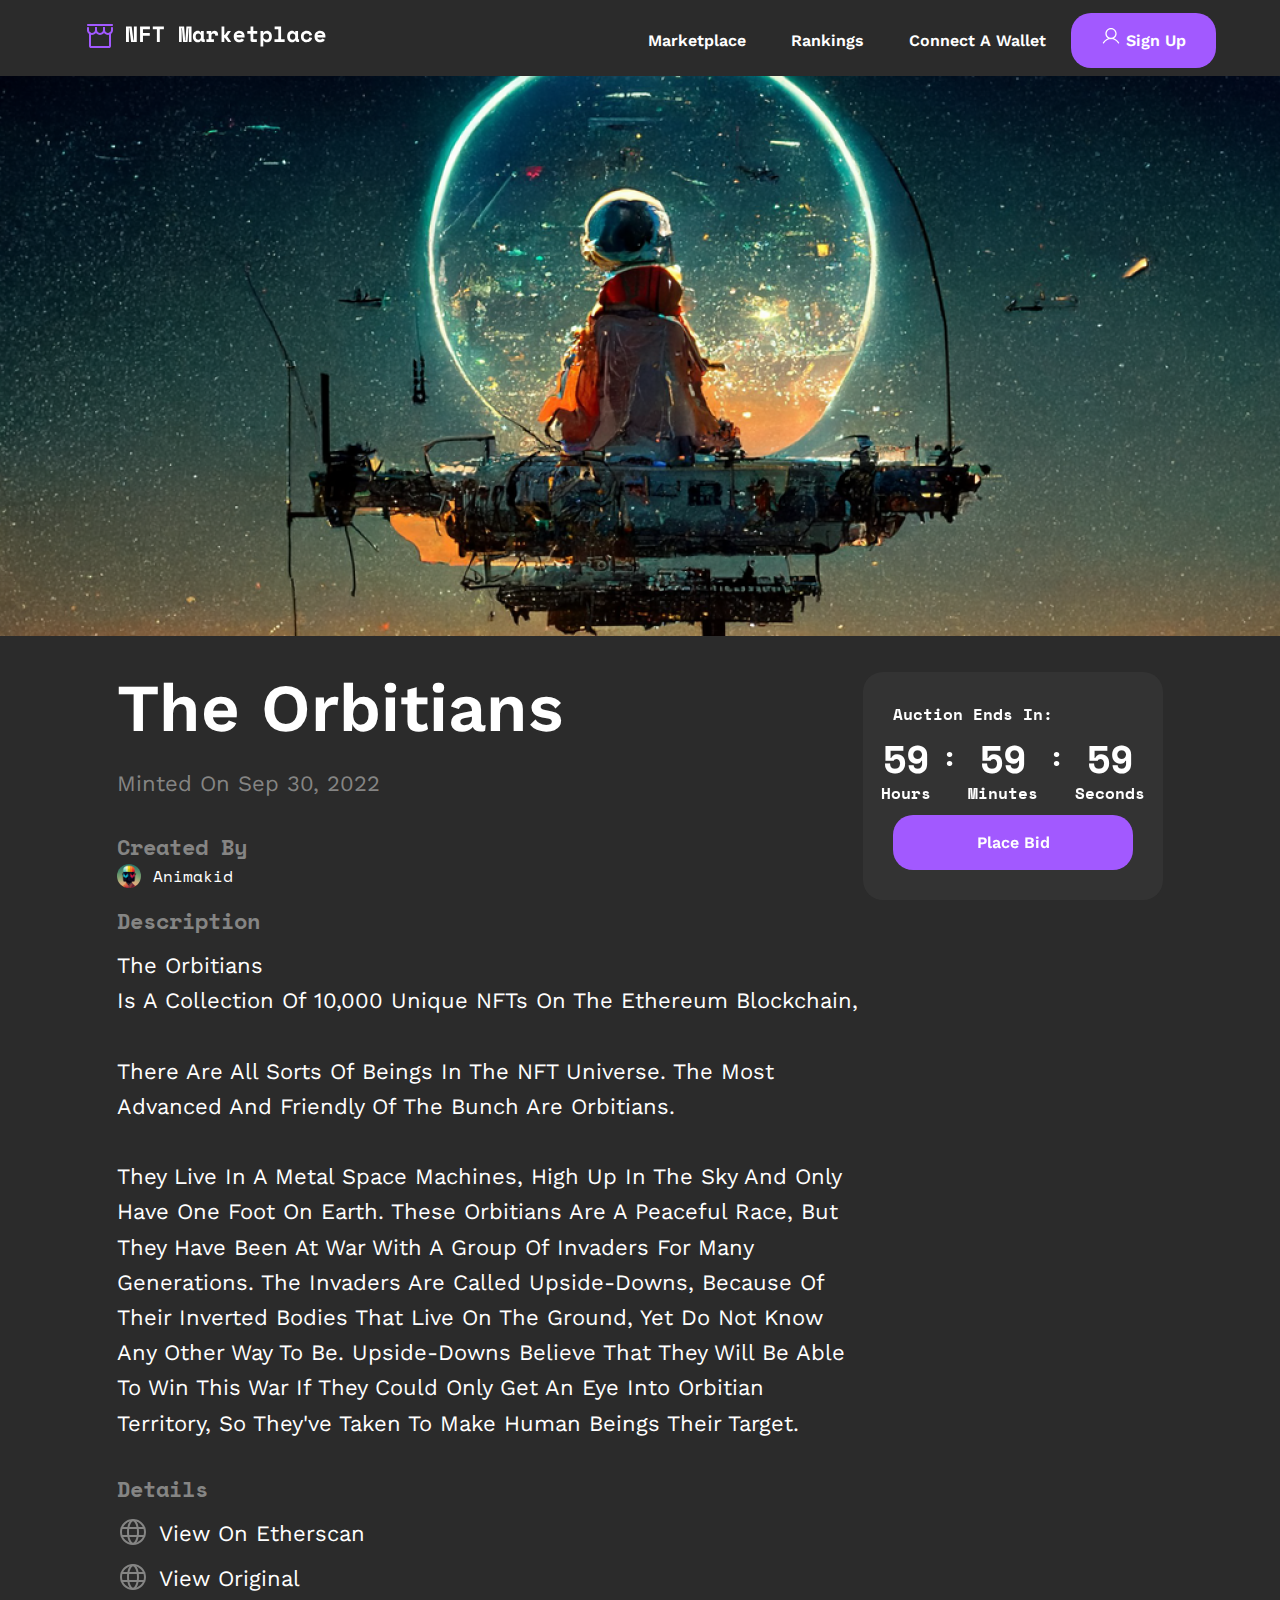
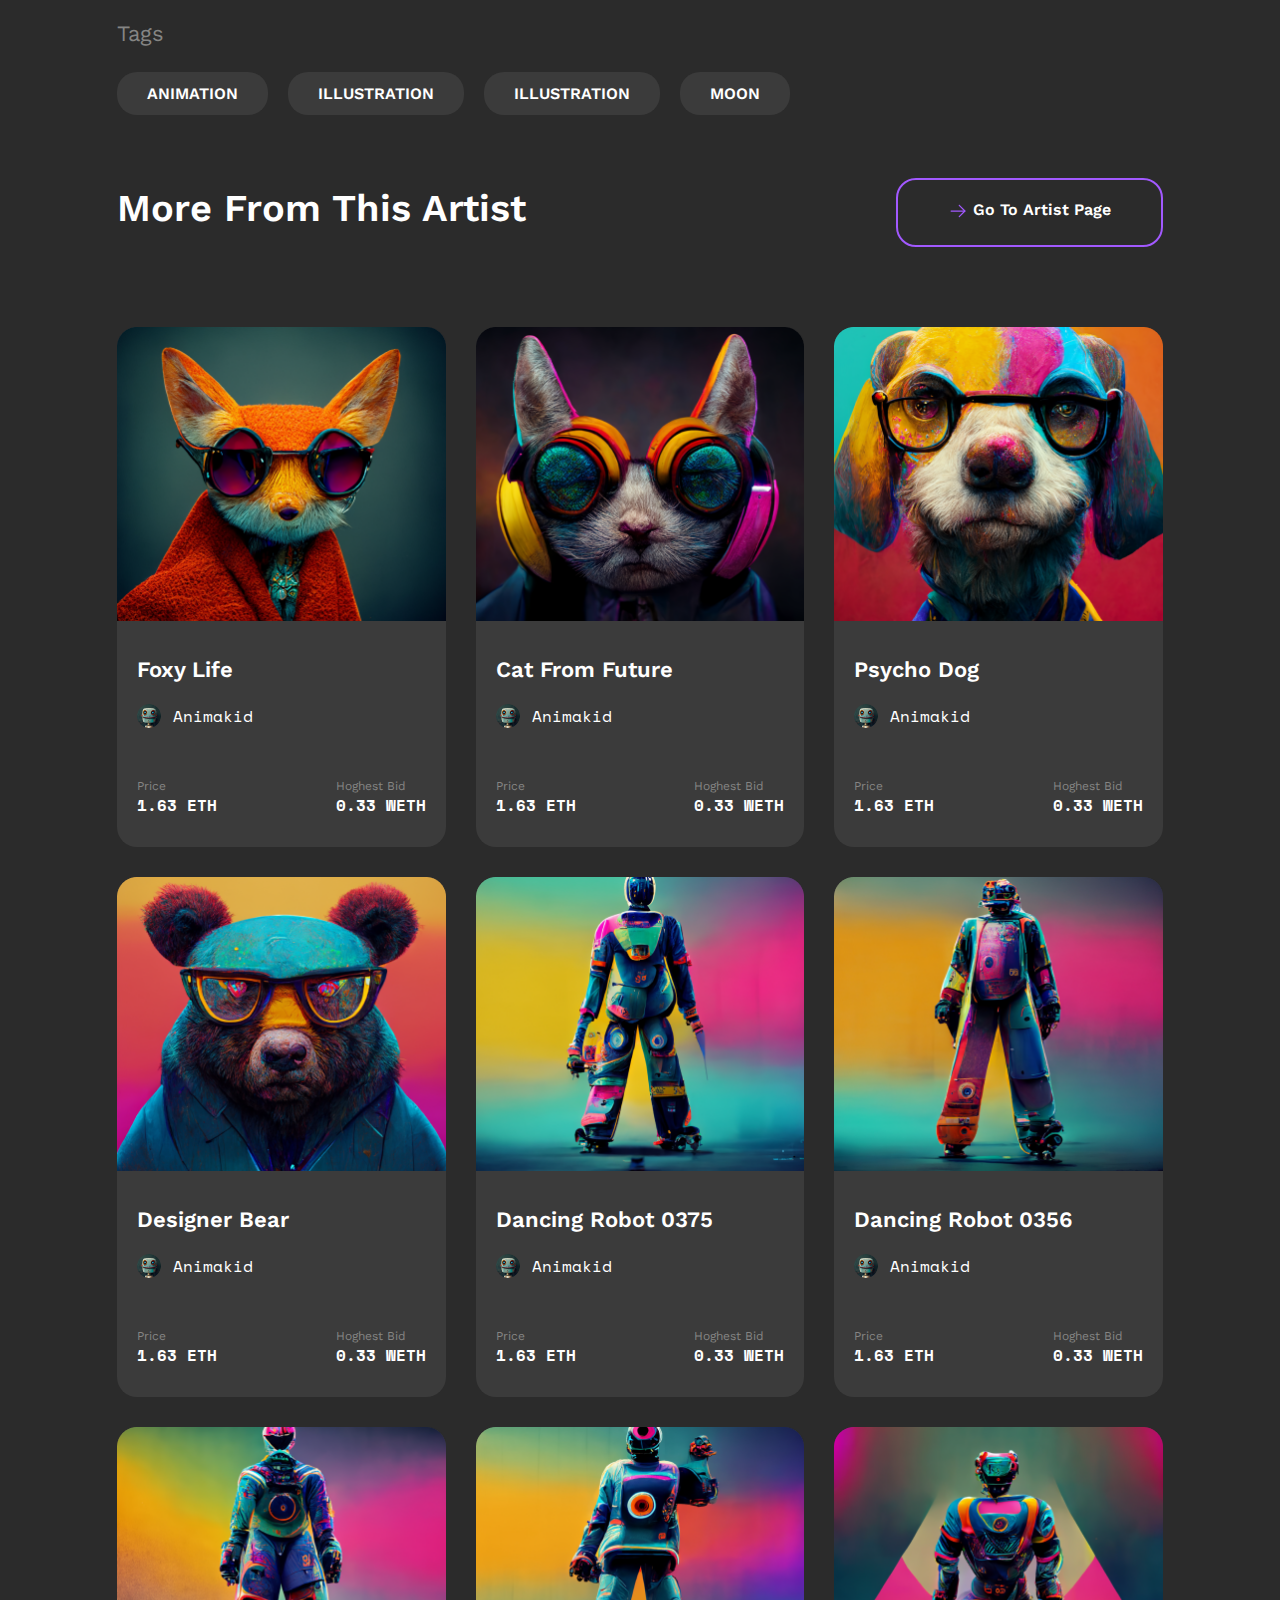
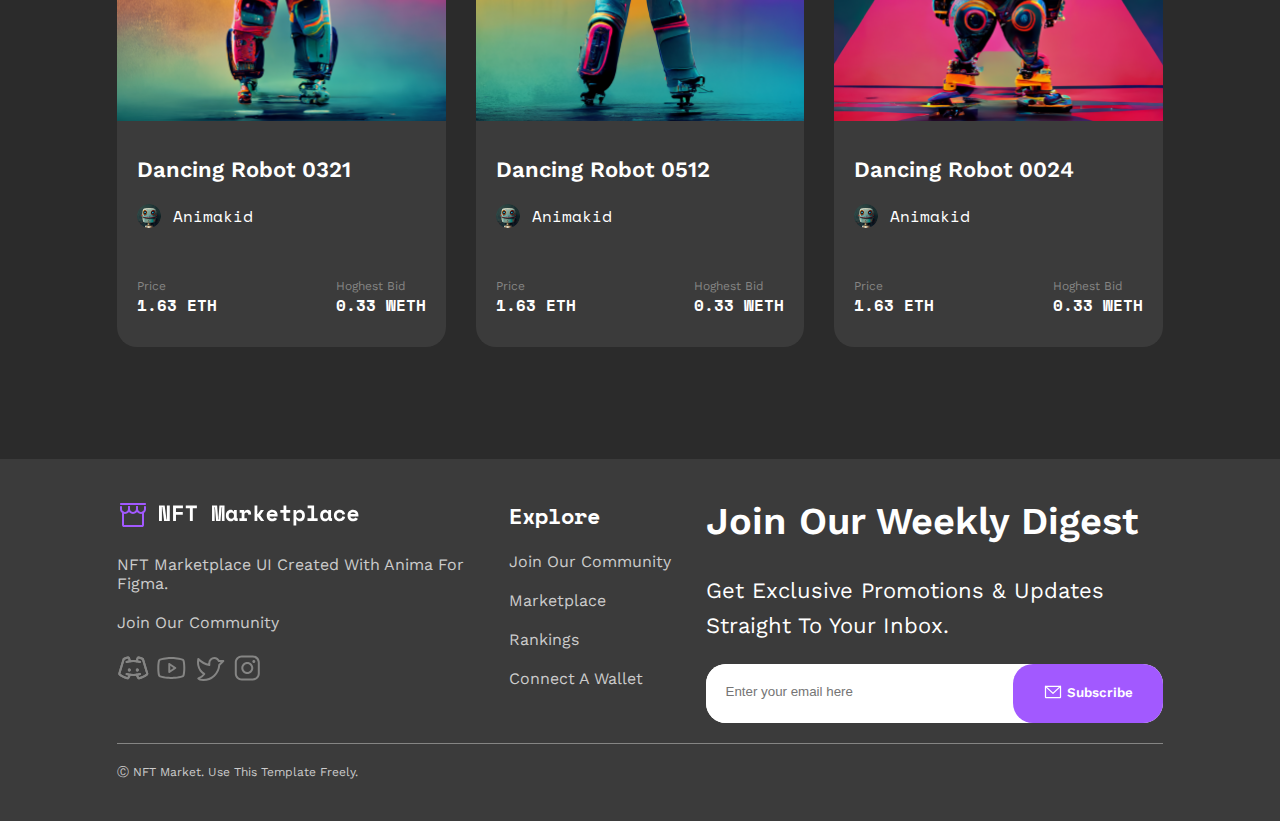
<file: NFT page/nftPage.html>
<!DOCTYPE html>
<html lang="en">
<head>
    <link rel="stylesheet" href="../font/font.css">
    <link rel="stylesheet" href="../main.css">
    <link rel="stylesheet" href="../adaptiv.css">
    <link rel="stylesheet" href="nftpage.css">
    <meta charset="UTF-8">
    <meta name="viewport" content="width=device-width, initial-scale=1.0">
    <title>NFT Page</title>
</head>
<body>
    <nav>
        <a class="logo" href="../index.html">
            <span>
                <svg width="32" height="32" viewBox="0 0 32 32" fill="none" xmlns="http://www.w3.org/2000/svg">
                <path fill-rule="evenodd" clip-rule="evenodd" d="M6 12.4502C6.55228 12.4502 7 12.8979 7 13.4502V26.0002H25V13.4502C25 12.8979 25.4477 12.4502 26 12.4502C26.5523 12.4502 27 12.8979 27 13.4502V26.0002C27 26.5306 26.7893 27.0393 26.4142 27.4144C26.0391 27.7895 25.5304 28.0002 25 28.0002H7C6.46957 28.0002 5.96086 27.7895 5.58579 27.4144C5.21071 27.0393 5 26.5306 5 26.0002V13.4502C5 12.8979 5.44772 12.4502 6 12.4502Z" fill="#A259FF"/>
                <path fill-rule="evenodd" clip-rule="evenodd" d="M3 5C3 4.44772 3.44772 4 4 4H28C28.5523 4 29 4.44772 29 5C29 5.55228 28.5523 6 28 6H4C3.44772 6 3 5.55228 3 5Z" fill="#A259FF"/>
                <path fill-rule="evenodd" clip-rule="evenodd" d="M4 7C4.55228 7 5 7.44772 5 8V10C5 10.7956 5.31607 11.5587 5.87868 12.1213C6.44129 12.6839 7.20435 13 8 13C8.79565 13 9.55871 12.6839 10.1213 12.1213C10.6839 11.5587 11 10.7956 11 10V8C11 7.44772 11.4477 7 12 7C12.5523 7 13 7.44772 13 8V10C13 11.3261 12.4732 12.5979 11.5355 13.5355C10.5979 14.4732 9.32608 15 8 15C6.67392 15 5.40215 14.4732 4.46447 13.5355C3.52678 12.5979 3 11.3261 3 10V8C3 7.44772 3.44772 7 4 7Z" fill="#A259FF"/>
                <path fill-rule="evenodd" clip-rule="evenodd" d="M12 7C12.5523 7 13 7.44772 13 8V10C13 10.7956 13.3161 11.5587 13.8787 12.1213C14.4413 12.6839 15.2044 13 16 13C16.7956 13 17.5587 12.6839 18.1213 12.1213C18.6839 11.5587 19 10.7956 19 10V8C19 7.44772 19.4477 7 20 7C20.5523 7 21 7.44772 21 8V10C21 11.3261 20.4732 12.5979 19.5355 13.5355C18.5979 14.4732 17.3261 15 16 15C14.6739 15 13.4021 14.4732 12.4645 13.5355C11.5268 12.5979 11 11.3261 11 10V8C11 7.44772 11.4477 7 12 7Z" fill="#A259FF"/>
                <path fill-rule="evenodd" clip-rule="evenodd" d="M20 7C20.5523 7 21 7.44772 21 8V10C21 10.7956 21.3161 11.5587 21.8787 12.1213C22.4413 12.6839 23.2044 13 24 13C24.7956 13 25.5587 12.6839 26.1213 12.1213C26.6839 11.5587 27 10.7956 27 10V8C27 7.44772 27.4477 7 28 7C28.5523 7 29 7.44772 29 8V10C29 11.3261 28.4732 12.5979 27.5355 13.5355C26.5979 14.4732 25.3261 15 24 15C22.6739 15 21.4021 14.4732 20.4645 13.5355C19.5268 12.5979 19 11.3261 19 10V8C19 7.44772 19.4477 7 20 7Z" fill="#A259FF"/>
                </svg> 
            </span>
            <span>
                <svg width="200" height="21" viewBox="0 0 200 21" fill="none" xmlns="http://www.w3.org/2000/svg">
                    <path d="M7.48 14.5476H7.876V0.599609H10.78V15.9996H5.104L3.3 2.05161H2.904V15.9996H0V0.599609H5.676L7.48 14.5476Z" fill="white"/>
                    <path d="M14.0647 0.599609H23.9207V3.37161H16.9687V6.89161H23.7887V9.66361H16.9687V15.9996H14.0647V0.599609Z" fill="white"/>
                    <path d="M26.7874 0.599609H37.8754V3.37161H33.7834V15.9996H30.8794V3.37161H26.7874V0.599609Z" fill="white"/>
                    <path d="M53.0248 0.599609H58.1288L59.0088 12.1716V14.4156H59.5368V12.1716L60.4168 0.599609H65.5208V15.9996H62.8808V5.70361L63.1448 2.18361H62.6168L61.4728 15.9996H57.1168L55.9288 2.18361H55.4008L55.6648 5.70361V15.9996H53.0248V0.599609Z" fill="white"/>
                    <path d="M74.7895 14.4156C74.4962 15.1049 74.0855 15.5963 73.5575 15.8896C73.0295 16.1683 72.4135 16.3076 71.7095 16.3076C71.0495 16.3076 70.4262 16.1829 69.8395 15.9336C69.2675 15.6843 68.7615 15.3176 68.3215 14.8336C67.8815 14.3496 67.5295 13.7629 67.2655 13.0736C67.0162 12.3843 66.8915 11.5996 66.8915 10.7196V10.3676C66.8915 9.50228 67.0162 8.72494 67.2655 8.03561C67.5148 7.34628 67.8522 6.75961 68.2775 6.27561C68.7028 5.79161 69.1942 5.42494 69.7515 5.17561C70.3235 4.91161 70.9322 4.77961 71.5775 4.77961C72.3549 4.77961 72.9782 4.91161 73.4475 5.17561C73.9315 5.43961 74.3129 5.85028 74.5915 6.40761H74.9875V5.08761H77.7595V12.6996C77.7595 13.1396 77.9575 13.3596 78.3535 13.3596H78.7715V15.9996H76.8795C76.3809 15.9996 75.9702 15.8529 75.6475 15.5596C75.3395 15.2663 75.1855 14.8849 75.1855 14.4156H74.7895ZM72.3255 13.6676C73.1322 13.6676 73.7775 13.4036 74.2615 12.8756C74.7455 12.3329 74.9875 11.5996 74.9875 10.6756V10.4116C74.9875 9.48761 74.7455 8.76161 74.2615 8.23361C73.7775 7.69094 73.1322 7.41961 72.3255 7.41961C71.5189 7.41961 70.8735 7.69094 70.3895 8.23361C69.9055 8.76161 69.6635 9.48761 69.6635 10.4116V10.6756C69.6635 11.5996 69.9055 12.3329 70.3895 12.8756C70.8735 13.4036 71.5189 13.6676 72.3255 13.6676Z" fill="white"/>
                    <path d="M80.6702 5.08761H85.2902V6.67161H85.6862C85.8915 6.07028 86.2362 5.60828 86.7202 5.28561C87.2189 4.94828 87.8129 4.77961 88.5022 4.77961C89.5876 4.77961 90.4602 5.12428 91.1202 5.81361C91.7802 6.48828 92.1102 7.52228 92.1102 8.91561V9.39961L89.2502 9.66361V9.35561C89.2502 8.75428 89.0962 8.27761 88.7882 7.92561C88.4802 7.55894 88.0182 7.37561 87.4022 7.37561C86.7862 7.37561 86.3022 7.58828 85.9502 8.01361C85.5982 8.43894 85.4222 9.04761 85.4222 9.83961V13.3596H87.9302V15.9996H80.4062V13.3596H82.6502V7.72761H80.6702V5.08761Z" fill="white"/>
                    <path d="M98.3209 9.09161H98.8489L101.753 5.08761H104.789V5.21961L101.269 10.2136V10.6096L105.141 15.8676V15.9996H101.973L98.8489 11.7316H98.3209V15.9996H95.5489V0.599609H98.3209V9.09161Z" fill="white"/>
                    <path d="M110.582 11.4456C110.596 11.7683 110.67 12.0689 110.802 12.3476C110.948 12.6116 111.139 12.8463 111.374 13.0516C111.623 13.2423 111.902 13.3963 112.21 13.5136C112.532 13.6163 112.87 13.6676 113.222 13.6676C113.911 13.6676 114.439 13.5503 114.806 13.3156C115.172 13.0663 115.436 12.7729 115.598 12.4356L117.974 13.7556C117.842 14.0343 117.658 14.3276 117.424 14.6356C117.189 14.9289 116.881 15.2003 116.5 15.4496C116.133 15.6989 115.678 15.9043 115.136 16.0656C114.608 16.2269 113.984 16.3076 113.266 16.3076C112.444 16.3076 111.696 16.1756 111.022 15.9116C110.347 15.6476 109.76 15.2663 109.262 14.7676C108.778 14.2689 108.396 13.6603 108.118 12.9416C107.854 12.2229 107.722 11.4089 107.722 10.4996V10.3676C107.722 9.53161 107.861 8.76894 108.14 8.07961C108.433 7.39028 108.829 6.80361 109.328 6.31961C109.826 5.83561 110.406 5.46161 111.066 5.19761C111.74 4.91894 112.459 4.77961 113.222 4.77961C114.16 4.77961 114.967 4.94828 115.642 5.28561C116.316 5.60828 116.874 6.02628 117.314 6.53961C117.754 7.03828 118.076 7.59561 118.282 8.21161C118.487 8.81294 118.59 9.39961 118.59 9.97161V11.4456H110.582ZM113.2 7.28761C112.496 7.28761 111.924 7.47094 111.484 7.83761C111.044 8.18961 110.758 8.60028 110.626 9.06961H115.774C115.686 8.55628 115.407 8.13094 114.938 7.79361C114.483 7.45628 113.904 7.28761 113.2 7.28761Z" fill="white"/>
                    <path d="M121.302 5.08761H124.536V0.599609H127.308V5.08761H131.246V7.72761H127.308V12.6996C127.308 13.1396 127.506 13.3596 127.902 13.3596H130.85V15.9996H126.23C125.732 15.9996 125.321 15.8383 124.998 15.5156C124.69 15.1929 124.536 14.7823 124.536 14.2836V7.72761H121.302V5.08761Z" fill="white"/>
                    <path d="M137.281 20.3996H134.509V5.08761H137.281V6.67161H137.677C137.97 6.07028 138.396 5.60828 138.953 5.28561C139.51 4.94828 140.222 4.77961 141.087 4.77961C141.732 4.77961 142.341 4.90428 142.913 5.15361C143.5 5.40294 144.006 5.76961 144.431 6.25361C144.871 6.72294 145.216 7.30228 145.465 7.99161C145.729 8.68094 145.861 9.46561 145.861 10.3456V10.7416C145.861 11.6363 145.736 12.4283 145.487 13.1176C145.238 13.8069 144.9 14.3936 144.475 14.8776C144.05 15.3469 143.544 15.7063 142.957 15.9556C142.385 16.1903 141.762 16.3076 141.087 16.3076C140.588 16.3076 140.156 16.2563 139.789 16.1536C139.422 16.0509 139.1 15.9116 138.821 15.7356C138.557 15.5596 138.33 15.3616 138.139 15.1416C137.963 14.9069 137.809 14.6649 137.677 14.4156H137.281V20.3996ZM140.185 13.6676C141.05 13.6676 141.747 13.4036 142.275 12.8756C142.818 12.3329 143.089 11.5996 143.089 10.6756V10.4116C143.089 9.48761 142.818 8.76161 142.275 8.23361C141.747 7.69094 141.05 7.41961 140.185 7.41961C139.32 7.41961 138.616 7.69828 138.073 8.25561C137.545 8.79828 137.281 9.51694 137.281 10.4116V10.6756C137.281 11.5703 137.545 12.2963 138.073 12.8536C138.616 13.3963 139.32 13.6676 140.185 13.6676Z" fill="white"/>
                    <path d="M148.486 13.3596H152.314V3.23961H148.618V0.599609H155.086V13.3596H158.65V15.9996H148.486V13.3596Z" fill="white"/>
                    <path d="M169.084 14.4156C168.791 15.1049 168.38 15.5963 167.852 15.8896C167.324 16.1683 166.708 16.3076 166.004 16.3076C165.344 16.3076 164.721 16.1829 164.134 15.9336C163.562 15.6843 163.056 15.3176 162.616 14.8336C162.176 14.3496 161.824 13.7629 161.56 13.0736C161.311 12.3843 161.186 11.5996 161.186 10.7196V10.3676C161.186 9.50228 161.311 8.72494 161.56 8.03561C161.81 7.34628 162.147 6.75961 162.572 6.27561C162.998 5.79161 163.489 5.42494 164.046 5.17561C164.618 4.91161 165.227 4.77961 165.872 4.77961C166.65 4.77961 167.273 4.91161 167.742 5.17561C168.226 5.43961 168.608 5.85028 168.886 6.40761H169.282V5.08761H172.054V12.6996C172.054 13.1396 172.252 13.3596 172.648 13.3596H173.066V15.9996H171.174C170.676 15.9996 170.265 15.8529 169.942 15.5596C169.634 15.2663 169.48 14.8849 169.48 14.4156H169.084ZM166.62 13.6676C167.427 13.6676 168.072 13.4036 168.556 12.8756C169.04 12.3329 169.282 11.5996 169.282 10.6756V10.4116C169.282 9.48761 169.04 8.76161 168.556 8.23361C168.072 7.69094 167.427 7.41961 166.62 7.41961C165.814 7.41961 165.168 7.69094 164.684 8.23361C164.2 8.76161 163.958 9.48761 163.958 10.4116V10.6756C163.958 11.5996 164.2 12.3329 164.684 12.8756C165.168 13.4036 165.814 13.6676 166.62 13.6676Z" fill="white"/>
                    <path d="M186.141 11.9956C185.892 13.2863 185.298 14.3276 184.359 15.1196C183.435 15.9116 182.196 16.3076 180.641 16.3076C179.834 16.3076 179.079 16.1829 178.375 15.9336C177.686 15.6843 177.084 15.3249 176.571 14.8556C176.058 14.3863 175.654 13.8069 175.361 13.1176C175.068 12.4283 174.921 11.6436 174.921 10.7636V10.4996C174.921 9.61961 175.068 8.82761 175.361 8.12361C175.654 7.41961 176.058 6.81828 176.571 6.31961C177.099 5.82094 177.708 5.43961 178.397 5.17561C179.101 4.91161 179.849 4.77961 180.641 4.77961C182.166 4.77961 183.398 5.17561 184.337 5.96761C185.29 6.75961 185.892 7.80094 186.141 9.09161L183.413 9.79561C183.325 9.15028 183.046 8.59295 182.577 8.12361C182.108 7.65428 181.448 7.41961 180.597 7.41961C180.201 7.41961 179.827 7.49294 179.475 7.63961C179.123 7.78628 178.815 7.99894 178.551 8.27761C178.287 8.54161 178.074 8.87161 177.913 9.26761C177.766 9.64894 177.693 10.0816 177.693 10.5656V10.6976C177.693 11.1816 177.766 11.6143 177.913 11.9956C178.074 12.3623 178.287 12.6703 178.551 12.9196C178.815 13.1689 179.123 13.3596 179.475 13.4916C179.827 13.6089 180.201 13.6676 180.597 13.6676C181.448 13.6676 182.093 13.4549 182.533 13.0296C182.988 12.6043 183.281 12.0323 183.413 11.3136L186.141 11.9956Z" fill="white"/>
                    <path d="M191.406 11.4456C191.421 11.7683 191.494 12.0689 191.626 12.3476C191.773 12.6116 191.963 12.8463 192.198 13.0516C192.447 13.2423 192.726 13.3963 193.034 13.5136C193.357 13.6163 193.694 13.6676 194.046 13.6676C194.735 13.6676 195.263 13.5503 195.63 13.3156C195.997 13.0663 196.261 12.7729 196.422 12.4356L198.798 13.7556C198.666 14.0343 198.483 14.3276 198.248 14.6356C198.013 14.9289 197.705 15.2003 197.324 15.4496C196.957 15.6989 196.503 15.9043 195.96 16.0656C195.432 16.2269 194.809 16.3076 194.09 16.3076C193.269 16.3076 192.521 16.1756 191.846 15.9116C191.171 15.6476 190.585 15.2663 190.086 14.7676C189.602 14.2689 189.221 13.6603 188.942 12.9416C188.678 12.2229 188.546 11.4089 188.546 10.4996V10.3676C188.546 9.53161 188.685 8.76894 188.964 8.07961C189.257 7.39028 189.653 6.80361 190.152 6.31961C190.651 5.83561 191.23 5.46161 191.89 5.19761C192.565 4.91894 193.283 4.77961 194.046 4.77961C194.985 4.77961 195.791 4.94828 196.466 5.28561C197.141 5.60828 197.698 6.02628 198.138 6.53961C198.578 7.03828 198.901 7.59561 199.106 8.21161C199.311 8.81294 199.414 9.39961 199.414 9.97161V11.4456H191.406ZM194.024 7.28761C193.32 7.28761 192.748 7.47094 192.308 7.83761C191.868 8.18961 191.582 8.60028 191.45 9.06961H196.598C196.51 8.55628 196.231 8.13094 195.762 7.79361C195.307 7.45628 194.728 7.28761 194.024 7.28761Z" fill="white"/>
                </svg>
            </span>
        </a>
        <div class="menu">
            <div class="menu pad">
                <a href="../Market Place/marketPlace.html">Marketplace</a>
                <a href="../Rankings/rank.html">Rankings</a>
                <a href="../connectWallege/wallege.html">Connect a wallet</a>
                <a class="pinkBut" href="Create Account/createAccount.html">
                    <span>
                        <svg width="20" height="20" viewBox="0 0 20 20" fill="none" xmlns="http://www.w3.org/2000/svg">
                        <path fill-rule="evenodd" clip-rule="evenodd" d="M10 3.125C7.58375 3.125 5.625 5.08375 5.625 7.5C5.625 9.91625 7.58375 11.875 10 11.875C12.4162 11.875 14.375 9.91625 14.375 7.5C14.375 5.08375 12.4162 3.125 10 3.125ZM4.375 7.5C4.375 4.3934 6.8934 1.875 10 1.875C13.1066 1.875 15.625 4.3934 15.625 7.5C15.625 10.6066 13.1066 13.125 10 13.125C6.8934 13.125 4.375 10.6066 4.375 7.5Z" fill="white"/>
                        <path fill-rule="evenodd" clip-rule="evenodd" d="M10.0001 13.124C8.57374 13.124 7.17251 13.4995 5.93728 14.2128C4.70205 14.926 3.67634 15.9518 2.96327 17.1872C2.79071 17.4861 2.40848 17.5886 2.10953 17.416C1.81058 17.2435 1.70812 16.8612 1.88068 16.5623C2.70345 15.1369 3.88696 13.9532 5.31223 13.1303C6.7375 12.3073 8.3543 11.874 10.0001 11.874C11.6459 11.874 13.2627 12.3073 14.688 13.1303C16.1132 13.9532 17.2968 15.1369 18.1195 16.5623C18.2921 16.8612 18.1896 17.2435 17.8907 17.416C17.5917 17.5886 17.2095 17.4861 17.0369 17.1872C16.3239 15.9518 15.2982 14.926 14.0629 14.2128C12.8277 13.4995 11.4265 13.124 10.0001 13.124Z" fill="white"/>
                        </svg>
                    </span>
                    <span>Sign Up</span>
                </a>
            </div>
    
            <div class="menu desktopP">
                <span>
                    <svg width="24" height="24" viewBox="0 0 24 24" fill="none" xmlns="http://www.w3.org/2000/svg">
                        <path fill-rule="evenodd" clip-rule="evenodd" d="M3 12C3 11.5858 3.33579 11.25 3.75 11.25H20.25C20.6642 11.25 21 11.5858 21 12C21 12.4142 20.6642 12.75 20.25 12.75H3.75C3.33579 12.75 3 12.4142 3 12Z" fill="white"/>
                        <path fill-rule="evenodd" clip-rule="evenodd" d="M3 6C3 5.58579 3.33579 5.25 3.75 5.25H15C15.4142 5.25 15.75 5.58579 15.75 6C15.75 6.41421 15.4142 6.75 15 6.75H3.75C3.33579 6.75 3 6.41421 3 6Z" fill="white"/>
                        <path fill-rule="evenodd" clip-rule="evenodd" d="M3 18C3 17.5858 3.33579 17.25 3.75 17.25H15C15.4142 17.25 15.75 17.5858 15.75 18C15.75 18.4142 15.4142 18.75 15 18.75H3.75C3.33579 18.75 3 18.4142 3 18Z" fill="white"/>
                      </svg>
                </span>
            </div>

        </div>
    </nav>
    <img src="img/Image PlaceHolder(5).png" alt="" class="mainImg">
    <section class="header">
        <div class="nftTitle">
            <h1>The orbitians</h1>
            <p class="gray">
                Minted on Sep 30, 2022
            </p>
        </div>
        <div class="nftInfo">
            <p class="gray familie2 creatorName">created by</p>
            <a href="#" class="user">
                <img src="../Artist Page/img/Asset 12 2(7).png" alt="" class="avatar">
                <div class="name">Animakid</div>
            </a>
            <p class="gray familie2">Description</p>
            <p class="caption">
                The Orbitians <br>
is a collection of 10,000 unique NFTs on the Ethereum blockchain, <br> <br> There are all sorts of beings in the NFT Universe. The most advanced and friendly of the bunch are Orbitians. <br> <br> They live in a metal space machines, high up in the sky and only have one foot on Earth.
These Orbitians are a peaceful race, but they have been at war with a group of invaders for many generations. The invaders are called Upside-Downs, because of their inverted bodies that live on the ground, yet do not know any other way to be. Upside-Downs believe that they will be able to win this war if they could only get an eye into Orbitian territory, so they've taken to make human beings their target.
            </p>
            <p class="gray familie2">Details</p>
            <span>
                <svg width="32" height="32" viewBox="0 0 32 32" fill="none" xmlns="http://www.w3.org/2000/svg">
                    <path fill-rule="evenodd" clip-rule="evenodd" d="M16 5C9.92487 5 5 9.92487 5 16C5 22.0751 9.92487 27 16 27C22.0751 27 27 22.0751 27 16C27 9.92487 22.0751 5 16 5ZM3 16C3 8.8203 8.8203 3 16 3C23.1797 3 29 8.8203 29 16C29 23.1797 23.1797 29 16 29C8.8203 29 3 23.1797 3 16Z" fill="#858584"/>
                    <path fill-rule="evenodd" clip-rule="evenodd" d="M3.6875 12C3.6875 11.4477 4.13522 11 4.6875 11H27.3125C27.8648 11 28.3125 11.4477 28.3125 12C28.3125 12.5523 27.8648 13 27.3125 13H4.6875C4.13522 13 3.6875 12.5523 3.6875 12Z" fill="#858584"/>
                    <path fill-rule="evenodd" clip-rule="evenodd" d="M3.6875 20C3.6875 19.4477 4.13522 19 4.6875 19H27.3125C27.8648 19 28.3125 19.4477 28.3125 20C28.3125 20.5523 27.8648 21 27.3125 21H4.6875C4.13522 21 3.6875 20.5523 3.6875 20Z" fill="#858584"/>
                    <path fill-rule="evenodd" clip-rule="evenodd" d="M13.3837 8.13841C12.5439 10.0995 12 12.8783 12 16.0002C12 19.1221 12.5439 21.9009 13.3837 23.862C13.8044 24.8443 14.2797 25.5753 14.7565 26.0462C15.229 26.5129 15.6481 26.6752 16 26.6752C16.3519 26.6752 16.771 26.5129 17.2435 26.0462C17.7203 25.5753 18.1956 24.8443 18.6163 23.862C19.4561 21.9009 20 19.1221 20 16.0002C20 12.8783 19.4561 10.0995 18.6163 8.13841C18.1956 7.15609 17.7203 6.42507 17.2435 5.95417C16.771 5.4875 16.3519 5.3252 16 5.3252C15.6481 5.3252 15.229 5.4875 14.7565 5.95417C14.2797 6.42507 13.8044 7.15609 13.3837 8.13841ZM13.3511 4.53118C14.075 3.81627 14.9712 3.3252 16 3.3252C17.0288 3.3252 17.9251 3.81627 18.6489 4.53118C19.3685 5.24186 19.9707 6.2206 20.4548 7.35104C21.4246 9.61551 22 12.6741 22 16.0002C22 19.3263 21.4246 22.3849 20.4548 24.6493C19.9707 25.7798 19.3685 26.7585 18.6489 27.4692C17.925 28.1841 17.0288 28.6752 16 28.6752C14.9712 28.6752 14.075 28.1841 13.3511 27.4692C12.6315 26.7585 12.0293 25.7798 11.5452 24.6493C10.5754 22.3849 10 19.3263 10 16.0002C10 12.6741 10.5754 9.61551 11.5452 7.35104C12.0293 6.2206 12.6315 5.24186 13.3511 4.53118Z" fill="#858584"/>
                  </svg>

                  <p>View on Etherscan</p>
            </span>
            <span>
                <svg width="32" height="32" viewBox="0 0 32 32" fill="none" xmlns="http://www.w3.org/2000/svg">
                    <path fill-rule="evenodd" clip-rule="evenodd" d="M16 5C9.92487 5 5 9.92487 5 16C5 22.0751 9.92487 27 16 27C22.0751 27 27 22.0751 27 16C27 9.92487 22.0751 5 16 5ZM3 16C3 8.8203 8.8203 3 16 3C23.1797 3 29 8.8203 29 16C29 23.1797 23.1797 29 16 29C8.8203 29 3 23.1797 3 16Z" fill="#858584"/>
                    <path fill-rule="evenodd" clip-rule="evenodd" d="M3.6875 12C3.6875 11.4477 4.13522 11 4.6875 11H27.3125C27.8648 11 28.3125 11.4477 28.3125 12C28.3125 12.5523 27.8648 13 27.3125 13H4.6875C4.13522 13 3.6875 12.5523 3.6875 12Z" fill="#858584"/>
                    <path fill-rule="evenodd" clip-rule="evenodd" d="M3.6875 20C3.6875 19.4477 4.13522 19 4.6875 19H27.3125C27.8648 19 28.3125 19.4477 28.3125 20C28.3125 20.5523 27.8648 21 27.3125 21H4.6875C4.13522 21 3.6875 20.5523 3.6875 20Z" fill="#858584"/>
                    <path fill-rule="evenodd" clip-rule="evenodd" d="M13.3837 8.13841C12.5439 10.0995 12 12.8783 12 16.0002C12 19.1221 12.5439 21.9009 13.3837 23.862C13.8044 24.8443 14.2797 25.5753 14.7565 26.0462C15.229 26.5129 15.6481 26.6752 16 26.6752C16.3519 26.6752 16.771 26.5129 17.2435 26.0462C17.7203 25.5753 18.1956 24.8443 18.6163 23.862C19.4561 21.9009 20 19.1221 20 16.0002C20 12.8783 19.4561 10.0995 18.6163 8.13841C18.1956 7.15609 17.7203 6.42507 17.2435 5.95417C16.771 5.4875 16.3519 5.3252 16 5.3252C15.6481 5.3252 15.229 5.4875 14.7565 5.95417C14.2797 6.42507 13.8044 7.15609 13.3837 8.13841ZM13.3511 4.53118C14.075 3.81627 14.9712 3.3252 16 3.3252C17.0288 3.3252 17.9251 3.81627 18.6489 4.53118C19.3685 5.24186 19.9707 6.2206 20.4548 7.35104C21.4246 9.61551 22 12.6741 22 16.0002C22 19.3263 21.4246 22.3849 20.4548 24.6493C19.9707 25.7798 19.3685 26.7585 18.6489 27.4692C17.925 28.1841 17.0288 28.6752 16 28.6752C14.9712 28.6752 14.075 28.1841 13.3511 27.4692C12.6315 26.7585 12.0293 25.7798 11.5452 24.6493C10.5754 22.3849 10 19.3263 10 16.0002C10 12.6741 10.5754 9.61551 11.5452 7.35104C12.0293 6.2206 12.6315 5.24186 13.3511 4.53118Z" fill="#858584"/>
                  </svg>

                  <p>View Original</p>
            </span>
            <div class="tagsPannel">
                <p class="gray">Tags</p>
                <div class="tags">
                    <a href="#" class="tag">Animation</a>
                    <a href="#" class="tag">illustration</a>
                    <a href="#" class="tag">illustration</a>
                    <a href="#" class="tag">moon</a>
                </div>
            </div>
        </div>
        <div class="auctionTimer">
            <div class="familie2">Auction ends in:</div>
            <div class="timer">
                <div class="time">
                    <h3>59</h3>
                    <div class="familie2">Hours</div>
                </div>
                <h4>:</h4>
                <div class="time">
                    <h3>59</h3>
                    <div class="familie2">minutes</div>
                </div>
                <h4>:</h4>
                <div class="time">
                    <h3>59</h3>
                    <div class="familie2">seconds</div>
                </div>
            </div>
            <a href="" class="pinkBut">Place Bid</a>
        </div>
    </section>
    <section>
        <div class="header">
            <h2>More from this artist</h2>
            <a href="../Artist Page/artistPage.html" class="blackButton mobile">
                <span>
                    <svg width="20" height="20" viewBox="0 0 20 20" fill="none" xmlns="http://www.w3.org/2000/svg">
                        <path fill-rule="evenodd" clip-rule="evenodd" d="M2.5 10C2.5 9.65482 2.77982 9.375 3.125 9.375H16.875C17.2202 9.375 17.5 9.65482 17.5 10C17.5 10.3452 17.2202 10.625 16.875 10.625H3.125C2.77982 10.625 2.5 10.3452 2.5 10Z" fill="#A259FF"/>
                        <path fill-rule="evenodd" clip-rule="evenodd" d="M10.8081 3.93306C11.0521 3.68898 11.4479 3.68898 11.6919 3.93306L17.3169 9.55806C17.561 9.80214 17.561 10.1979 17.3169 10.4419L11.6919 16.0669C11.4479 16.311 11.0521 16.311 10.8081 16.0669C10.564 15.8229 10.564 15.4271 10.8081 15.1831L15.9911 10L10.8081 4.81694C10.564 4.57286 10.564 4.17714 10.8081 3.93306Z" fill="#A259FF"/>
                      </svg>
                </span>
                <span class="balanc">
                    Go To Artist Page
                </span>
            </a>
        </div>
        <div class="nftsPage">
            <div class="mainCard">
                <img src="img/Image(30).png" alt="" class="mainImg">
                <div class="mainInfo">
                    <h5 class="title">Foxy Life</h5>
                    <a href="../Artist Page/artistPage.html" class="user">
                        <img src="img/Avatar(10).png" alt="" class="avatar">
                        <div class="name">Animakid</div>
                    </a>
                    <div class="cardCaptions">
                        <div class="price">
                            <div class="gray">Price</div>
                            <div class="familie2">1.63 ETH</div>
                        </div>
                        <div class="highest">
                            <div class="gray">Hoghest Bid</div>
                            <div class="familie2">0.33 wETH</div>
                        </div>
                    </div>
                </div>
            </div>
            <div class="mainCard">
                <img src="img/Image Placeholder(6).png" alt="" class="mainImg">
                <div class="mainInfo">
                    <h5 class="title">Cat from future</h5>
                    <a href="../Artist Page/artistPage.html" class="user">
                        <img src="img/Avatar(10).png" alt="" class="avatar">
                        <div class="name">Animakid</div>
                    </a>
                    <div class="cardCaptions">
                        <div class="price">
                            <div class="gray">Price</div>
                            <div class="familie2">1.63 ETH</div>
                        </div>
                        <div class="highest">
                            <div class="gray">Hoghest Bid</div>
                            <div class="familie2">0.33 wETH</div>
                        </div>
                    </div>
                </div>
            </div>
            <div class="mainCard mobile">
                <img src="img/Image(31).png" alt="" class="mainImg">
                <div class="mainInfo">
                    <h5 class="title">Psycho Dog</h5>
                    <a href="../Artist Page/artistPage.html" class="user">
                        <img src="img/Avatar(10).png" alt="" class="avatar">
                        <div class="name">Animakid</div>
                    </a>
                    <div class="cardCaptions">
                        <div class="price">
                            <div class="gray">Price</div>
                            <div class="familie2">1.63 ETH</div>
                        </div>
                        <div class="highest">
                            <div class="gray">Hoghest Bid</div>
                            <div class="familie2">0.33 wETH</div>
                        </div>
                    </div>
                </div>
            </div>
            <div class="mainCard mobile">
                <img src="img/Image(32).png" alt="" class="mainImg">
                <div class="mainInfo">
                    <h5 class="title">Designer Bear</h5>
                    <a href="../Artist Page/artistPage.html" class="user">
                        <img src="img/Avatar(10).png" alt="" class="avatar">
                        <div class="name">Animakid</div>
                    </a>
                    <div class="cardCaptions">
                        <div class="price">
                            <div class="gray">Price</div>
                            <div class="familie2">1.63 ETH</div>
                        </div>
                        <div class="highest">
                            <div class="gray">Hoghest Bid</div>
                            <div class="familie2">0.33 wETH</div>
                        </div>
                    </div>
                </div>
            </div>
            <div class="mainCard mobile">
                <img src="img/Image(33).png" alt="" class="mainImg">
                <div class="mainInfo">
                    <h5 class="title">Dancing Robot 0375</h5>
                    <a href="../Artist Page/artistPage.html" class="user">
                        <img src="img/Avatar(10).png" alt="" class="avatar">
                        <div class="name">Animakid</div>
                    </a>
                    <div class="cardCaptions">
                        <div class="price">
                            <div class="gray">Price</div>
                            <div class="familie2">1.63 ETH</div>
                        </div>
                        <div class="highest">
                            <div class="gray">Hoghest Bid</div>
                            <div class="familie2">0.33 wETH</div>
                        </div>
                    </div>
                </div>
            </div>
            <div class="mainCard mobile">
                <img src="img/Image(34).png" alt="" class="mainImg">
                <div class="mainInfo">
                    <h5 class="title">Dancing Robot 0356</h5>
                    <a href="../Artist Page/artistPage.html" class="user">
                        <img src="img/Avatar(10).png" alt="" class="avatar">
                        <div class="name">Animakid</div>
                    </a>
                    <div class="cardCaptions">
                        <div class="price">
                            <div class="gray">Price</div>
                            <div class="familie2">1.63 ETH</div>
                        </div>
                        <div class="highest">
                            <div class="gray">Hoghest Bid</div>
                            <div class="familie2">0.33 wETH</div>
                        </div>
                    </div>
                </div>
            </div>
            <div class="mainCard pad">
                <img src="img/Image(35).png" alt="" class="mainImg">
                <div class="mainInfo">
                    <h5 class="title">Dancing Robot 0321</h5>
                    <a href="../Artist Page/artistPage.html" class="user">
                        <img src="img/Avatar(10).png" alt="" class="avatar">
                        <div class="name">Animakid</div>
                    </a>
                    <div class="cardCaptions">
                        <div class="price">
                            <div class="gray">Price</div>
                            <div class="familie2">1.63 ETH</div>
                        </div>
                        <div class="highest">
                            <div class="gray">Hoghest Bid</div>
                            <div class="familie2">0.33 wETH</div>
                        </div>
                    </div>
                </div>
            </div>
            <div class="mainCard pad">
                <img src="img/Image(36).png" alt="" class="mainImg">
                <div class="mainInfo">
                    <h5 class="title">Dancing Robot 0512</h5>
                    <a href="../Artist Page/artistPage.html" class="user">
                        <img src="img/Avatar(10).png" alt="" class="avatar">
                        <div class="name">Animakid</div>
                    </a>
                    <div class="cardCaptions">
                        <div class="price">
                            <div class="gray">Price</div>
                            <div class="familie2">1.63 ETH</div>
                        </div>
                        <div class="highest">
                            <div class="gray">Hoghest Bid</div>
                            <div class="familie2">0.33 wETH</div>
                        </div>
                    </div>
                </div>
            </div>
            <div class="mainCard pad">
                <img src="img/Image(37).png" alt="" class="mainImg">
                <div class="mainInfo">
                    <h5 class="title">Dancing Robot 0024</h5>
                    <a href="../Artist Page/artistPage.html" class="user">
                        <img src="img/Avatar(10).png" alt="" class="avatar">
                        <div class="name">Animakid</div>
                    </a>
                    <div class="cardCaptions">
                        <div class="price">
                            <div class="gray">Price</div>
                            <div class="familie2">1.63 ETH</div>
                        </div>
                        <div class="highest">
                            <div class="gray">Hoghest Bid</div>
                            <div class="familie2">0.33 wETH</div>
                        </div>
                    </div>
                </div>
            </div>


            </div>
            <a href="../Artist Page/artistPage.html" class="blackButton desktopM">
                <span>
                    <svg width="20" height="20" viewBox="0 0 20 20" fill="none" xmlns="http://www.w3.org/2000/svg">
                        <path fill-rule="evenodd" clip-rule="evenodd" d="M2.5 10C2.5 9.65482 2.77982 9.375 3.125 9.375H16.875C17.2202 9.375 17.5 9.65482 17.5 10C17.5 10.3452 17.2202 10.625 16.875 10.625H3.125C2.77982 10.625 2.5 10.3452 2.5 10Z" fill="#A259FF"/>
                        <path fill-rule="evenodd" clip-rule="evenodd" d="M10.8081 3.93306C11.0521 3.68898 11.4479 3.68898 11.6919 3.93306L17.3169 9.55806C17.561 9.80214 17.561 10.1979 17.3169 10.4419L11.6919 16.0669C11.4479 16.311 11.0521 16.311 10.8081 16.0669C10.564 15.8229 10.564 15.4271 10.8081 15.1831L15.9911 10L10.8081 4.81694C10.564 4.57286 10.564 4.17714 10.8081 3.93306Z" fill="#A259FF"/>
                      </svg>
                </span>
                <span class="balanc">
                    Go To Artist Page
                </span>
            </a>
    </section>

    <footer>
        <div class="footerItems">
            <div class="footerItem">
                <div class="logo">
                    <div>
                        <svg width="32" height="32" viewBox="0 0 32 32" fill="none" xmlns="http://www.w3.org/2000/svg">
                        <path fill-rule="evenodd" clip-rule="evenodd" d="M6 12.4502C6.55228 12.4502 7 12.8979 7 13.4502V26.0002H25V13.4502C25 12.8979 25.4477 12.4502 26 12.4502C26.5523 12.4502 27 12.8979 27 13.4502V26.0002C27 26.5306 26.7893 27.0393 26.4142 27.4144C26.0391 27.7895 25.5304 28.0002 25 28.0002H7C6.46957 28.0002 5.96086 27.7895 5.58579 27.4144C5.21071 27.0393 5 26.5306 5 26.0002V13.4502C5 12.8979 5.44772 12.4502 6 12.4502Z" fill="#A259FF"/>
                        <path fill-rule="evenodd" clip-rule="evenodd" d="M3 5C3 4.44772 3.44772 4 4 4H28C28.5523 4 29 4.44772 29 5C29 5.55228 28.5523 6 28 6H4C3.44772 6 3 5.55228 3 5Z" fill="#A259FF"/>
                        <path fill-rule="evenodd" clip-rule="evenodd" d="M4 7C4.55228 7 5 7.44772 5 8V10C5 10.7956 5.31607 11.5587 5.87868 12.1213C6.44129 12.6839 7.20435 13 8 13C8.79565 13 9.55871 12.6839 10.1213 12.1213C10.6839 11.5587 11 10.7956 11 10V8C11 7.44772 11.4477 7 12 7C12.5523 7 13 7.44772 13 8V10C13 11.3261 12.4732 12.5979 11.5355 13.5355C10.5979 14.4732 9.32608 15 8 15C6.67392 15 5.40215 14.4732 4.46447 13.5355C3.52678 12.5979 3 11.3261 3 10V8C3 7.44772 3.44772 7 4 7Z" fill="#A259FF"/>
                        <path fill-rule="evenodd" clip-rule="evenodd" d="M12 7C12.5523 7 13 7.44772 13 8V10C13 10.7956 13.3161 11.5587 13.8787 12.1213C14.4413 12.6839 15.2044 13 16 13C16.7956 13 17.5587 12.6839 18.1213 12.1213C18.6839 11.5587 19 10.7956 19 10V8C19 7.44772 19.4477 7 20 7C20.5523 7 21 7.44772 21 8V10C21 11.3261 20.4732 12.5979 19.5355 13.5355C18.5979 14.4732 17.3261 15 16 15C14.6739 15 13.4021 14.4732 12.4645 13.5355C11.5268 12.5979 11 11.3261 11 10V8C11 7.44772 11.4477 7 12 7Z" fill="#A259FF"/>
                        <path fill-rule="evenodd" clip-rule="evenodd" d="M20 7C20.5523 7 21 7.44772 21 8V10C21 10.7956 21.3161 11.5587 21.8787 12.1213C22.4413 12.6839 23.2044 13 24 13C24.7956 13 25.5587 12.6839 26.1213 12.1213C26.6839 11.5587 27 10.7956 27 10V8C27 7.44772 27.4477 7 28 7C28.5523 7 29 7.44772 29 8V10C29 11.3261 28.4732 12.5979 27.5355 13.5355C26.5979 14.4732 25.3261 15 24 15C22.6739 15 21.4021 14.4732 20.4645 13.5355C19.5268 12.5979 19 11.3261 19 10V8C19 7.44772 19.4477 7 20 7Z" fill="#A259FF"/>
                        </svg> 
                    </div>
                    <div>
                        <svg width="200" height="21" viewBox="0 0 200 21" fill="none" xmlns="http://www.w3.org/2000/svg">
                            <path d="M7.48 14.5476H7.876V0.599609H10.78V15.9996H5.104L3.3 2.05161H2.904V15.9996H0V0.599609H5.676L7.48 14.5476Z" fill="white"/>
                            <path d="M14.0647 0.599609H23.9207V3.37161H16.9687V6.89161H23.7887V9.66361H16.9687V15.9996H14.0647V0.599609Z" fill="white"/>
                            <path d="M26.7874 0.599609H37.8754V3.37161H33.7834V15.9996H30.8794V3.37161H26.7874V0.599609Z" fill="white"/>
                            <path d="M53.0248 0.599609H58.1288L59.0088 12.1716V14.4156H59.5368V12.1716L60.4168 0.599609H65.5208V15.9996H62.8808V5.70361L63.1448 2.18361H62.6168L61.4728 15.9996H57.1168L55.9288 2.18361H55.4008L55.6648 5.70361V15.9996H53.0248V0.599609Z" fill="white"/>
                            <path d="M74.7895 14.4156C74.4962 15.1049 74.0855 15.5963 73.5575 15.8896C73.0295 16.1683 72.4135 16.3076 71.7095 16.3076C71.0495 16.3076 70.4262 16.1829 69.8395 15.9336C69.2675 15.6843 68.7615 15.3176 68.3215 14.8336C67.8815 14.3496 67.5295 13.7629 67.2655 13.0736C67.0162 12.3843 66.8915 11.5996 66.8915 10.7196V10.3676C66.8915 9.50228 67.0162 8.72494 67.2655 8.03561C67.5148 7.34628 67.8522 6.75961 68.2775 6.27561C68.7028 5.79161 69.1942 5.42494 69.7515 5.17561C70.3235 4.91161 70.9322 4.77961 71.5775 4.77961C72.3549 4.77961 72.9782 4.91161 73.4475 5.17561C73.9315 5.43961 74.3129 5.85028 74.5915 6.40761H74.9875V5.08761H77.7595V12.6996C77.7595 13.1396 77.9575 13.3596 78.3535 13.3596H78.7715V15.9996H76.8795C76.3809 15.9996 75.9702 15.8529 75.6475 15.5596C75.3395 15.2663 75.1855 14.8849 75.1855 14.4156H74.7895ZM72.3255 13.6676C73.1322 13.6676 73.7775 13.4036 74.2615 12.8756C74.7455 12.3329 74.9875 11.5996 74.9875 10.6756V10.4116C74.9875 9.48761 74.7455 8.76161 74.2615 8.23361C73.7775 7.69094 73.1322 7.41961 72.3255 7.41961C71.5189 7.41961 70.8735 7.69094 70.3895 8.23361C69.9055 8.76161 69.6635 9.48761 69.6635 10.4116V10.6756C69.6635 11.5996 69.9055 12.3329 70.3895 12.8756C70.8735 13.4036 71.5189 13.6676 72.3255 13.6676Z" fill="white"/>
                            <path d="M80.6702 5.08761H85.2902V6.67161H85.6862C85.8915 6.07028 86.2362 5.60828 86.7202 5.28561C87.2189 4.94828 87.8129 4.77961 88.5022 4.77961C89.5876 4.77961 90.4602 5.12428 91.1202 5.81361C91.7802 6.48828 92.1102 7.52228 92.1102 8.91561V9.39961L89.2502 9.66361V9.35561C89.2502 8.75428 89.0962 8.27761 88.7882 7.92561C88.4802 7.55894 88.0182 7.37561 87.4022 7.37561C86.7862 7.37561 86.3022 7.58828 85.9502 8.01361C85.5982 8.43894 85.4222 9.04761 85.4222 9.83961V13.3596H87.9302V15.9996H80.4062V13.3596H82.6502V7.72761H80.6702V5.08761Z" fill="white"/>
                            <path d="M98.3209 9.09161H98.8489L101.753 5.08761H104.789V5.21961L101.269 10.2136V10.6096L105.141 15.8676V15.9996H101.973L98.8489 11.7316H98.3209V15.9996H95.5489V0.599609H98.3209V9.09161Z" fill="white"/>
                            <path d="M110.582 11.4456C110.596 11.7683 110.67 12.0689 110.802 12.3476C110.948 12.6116 111.139 12.8463 111.374 13.0516C111.623 13.2423 111.902 13.3963 112.21 13.5136C112.532 13.6163 112.87 13.6676 113.222 13.6676C113.911 13.6676 114.439 13.5503 114.806 13.3156C115.172 13.0663 115.436 12.7729 115.598 12.4356L117.974 13.7556C117.842 14.0343 117.658 14.3276 117.424 14.6356C117.189 14.9289 116.881 15.2003 116.5 15.4496C116.133 15.6989 115.678 15.9043 115.136 16.0656C114.608 16.2269 113.984 16.3076 113.266 16.3076C112.444 16.3076 111.696 16.1756 111.022 15.9116C110.347 15.6476 109.76 15.2663 109.262 14.7676C108.778 14.2689 108.396 13.6603 108.118 12.9416C107.854 12.2229 107.722 11.4089 107.722 10.4996V10.3676C107.722 9.53161 107.861 8.76894 108.14 8.07961C108.433 7.39028 108.829 6.80361 109.328 6.31961C109.826 5.83561 110.406 5.46161 111.066 5.19761C111.74 4.91894 112.459 4.77961 113.222 4.77961C114.16 4.77961 114.967 4.94828 115.642 5.28561C116.316 5.60828 116.874 6.02628 117.314 6.53961C117.754 7.03828 118.076 7.59561 118.282 8.21161C118.487 8.81294 118.59 9.39961 118.59 9.97161V11.4456H110.582ZM113.2 7.28761C112.496 7.28761 111.924 7.47094 111.484 7.83761C111.044 8.18961 110.758 8.60028 110.626 9.06961H115.774C115.686 8.55628 115.407 8.13094 114.938 7.79361C114.483 7.45628 113.904 7.28761 113.2 7.28761Z" fill="white"/>
                            <path d="M121.302 5.08761H124.536V0.599609H127.308V5.08761H131.246V7.72761H127.308V12.6996C127.308 13.1396 127.506 13.3596 127.902 13.3596H130.85V15.9996H126.23C125.732 15.9996 125.321 15.8383 124.998 15.5156C124.69 15.1929 124.536 14.7823 124.536 14.2836V7.72761H121.302V5.08761Z" fill="white"/>
                            <path d="M137.281 20.3996H134.509V5.08761H137.281V6.67161H137.677C137.97 6.07028 138.396 5.60828 138.953 5.28561C139.51 4.94828 140.222 4.77961 141.087 4.77961C141.732 4.77961 142.341 4.90428 142.913 5.15361C143.5 5.40294 144.006 5.76961 144.431 6.25361C144.871 6.72294 145.216 7.30228 145.465 7.99161C145.729 8.68094 145.861 9.46561 145.861 10.3456V10.7416C145.861 11.6363 145.736 12.4283 145.487 13.1176C145.238 13.8069 144.9 14.3936 144.475 14.8776C144.05 15.3469 143.544 15.7063 142.957 15.9556C142.385 16.1903 141.762 16.3076 141.087 16.3076C140.588 16.3076 140.156 16.2563 139.789 16.1536C139.422 16.0509 139.1 15.9116 138.821 15.7356C138.557 15.5596 138.33 15.3616 138.139 15.1416C137.963 14.9069 137.809 14.6649 137.677 14.4156H137.281V20.3996ZM140.185 13.6676C141.05 13.6676 141.747 13.4036 142.275 12.8756C142.818 12.3329 143.089 11.5996 143.089 10.6756V10.4116C143.089 9.48761 142.818 8.76161 142.275 8.23361C141.747 7.69094 141.05 7.41961 140.185 7.41961C139.32 7.41961 138.616 7.69828 138.073 8.25561C137.545 8.79828 137.281 9.51694 137.281 10.4116V10.6756C137.281 11.5703 137.545 12.2963 138.073 12.8536C138.616 13.3963 139.32 13.6676 140.185 13.6676Z" fill="white"/>
                            <path d="M148.486 13.3596H152.314V3.23961H148.618V0.599609H155.086V13.3596H158.65V15.9996H148.486V13.3596Z" fill="white"/>
                            <path d="M169.084 14.4156C168.791 15.1049 168.38 15.5963 167.852 15.8896C167.324 16.1683 166.708 16.3076 166.004 16.3076C165.344 16.3076 164.721 16.1829 164.134 15.9336C163.562 15.6843 163.056 15.3176 162.616 14.8336C162.176 14.3496 161.824 13.7629 161.56 13.0736C161.311 12.3843 161.186 11.5996 161.186 10.7196V10.3676C161.186 9.50228 161.311 8.72494 161.56 8.03561C161.81 7.34628 162.147 6.75961 162.572 6.27561C162.998 5.79161 163.489 5.42494 164.046 5.17561C164.618 4.91161 165.227 4.77961 165.872 4.77961C166.65 4.77961 167.273 4.91161 167.742 5.17561C168.226 5.43961 168.608 5.85028 168.886 6.40761H169.282V5.08761H172.054V12.6996C172.054 13.1396 172.252 13.3596 172.648 13.3596H173.066V15.9996H171.174C170.676 15.9996 170.265 15.8529 169.942 15.5596C169.634 15.2663 169.48 14.8849 169.48 14.4156H169.084ZM166.62 13.6676C167.427 13.6676 168.072 13.4036 168.556 12.8756C169.04 12.3329 169.282 11.5996 169.282 10.6756V10.4116C169.282 9.48761 169.04 8.76161 168.556 8.23361C168.072 7.69094 167.427 7.41961 166.62 7.41961C165.814 7.41961 165.168 7.69094 164.684 8.23361C164.2 8.76161 163.958 9.48761 163.958 10.4116V10.6756C163.958 11.5996 164.2 12.3329 164.684 12.8756C165.168 13.4036 165.814 13.6676 166.62 13.6676Z" fill="white"/>
                            <path d="M186.141 11.9956C185.892 13.2863 185.298 14.3276 184.359 15.1196C183.435 15.9116 182.196 16.3076 180.641 16.3076C179.834 16.3076 179.079 16.1829 178.375 15.9336C177.686 15.6843 177.084 15.3249 176.571 14.8556C176.058 14.3863 175.654 13.8069 175.361 13.1176C175.068 12.4283 174.921 11.6436 174.921 10.7636V10.4996C174.921 9.61961 175.068 8.82761 175.361 8.12361C175.654 7.41961 176.058 6.81828 176.571 6.31961C177.099 5.82094 177.708 5.43961 178.397 5.17561C179.101 4.91161 179.849 4.77961 180.641 4.77961C182.166 4.77961 183.398 5.17561 184.337 5.96761C185.29 6.75961 185.892 7.80094 186.141 9.09161L183.413 9.79561C183.325 9.15028 183.046 8.59295 182.577 8.12361C182.108 7.65428 181.448 7.41961 180.597 7.41961C180.201 7.41961 179.827 7.49294 179.475 7.63961C179.123 7.78628 178.815 7.99894 178.551 8.27761C178.287 8.54161 178.074 8.87161 177.913 9.26761C177.766 9.64894 177.693 10.0816 177.693 10.5656V10.6976C177.693 11.1816 177.766 11.6143 177.913 11.9956C178.074 12.3623 178.287 12.6703 178.551 12.9196C178.815 13.1689 179.123 13.3596 179.475 13.4916C179.827 13.6089 180.201 13.6676 180.597 13.6676C181.448 13.6676 182.093 13.4549 182.533 13.0296C182.988 12.6043 183.281 12.0323 183.413 11.3136L186.141 11.9956Z" fill="white"/>
                            <path d="M191.406 11.4456C191.421 11.7683 191.494 12.0689 191.626 12.3476C191.773 12.6116 191.963 12.8463 192.198 13.0516C192.447 13.2423 192.726 13.3963 193.034 13.5136C193.357 13.6163 193.694 13.6676 194.046 13.6676C194.735 13.6676 195.263 13.5503 195.63 13.3156C195.997 13.0663 196.261 12.7729 196.422 12.4356L198.798 13.7556C198.666 14.0343 198.483 14.3276 198.248 14.6356C198.013 14.9289 197.705 15.2003 197.324 15.4496C196.957 15.6989 196.503 15.9043 195.96 16.0656C195.432 16.2269 194.809 16.3076 194.09 16.3076C193.269 16.3076 192.521 16.1756 191.846 15.9116C191.171 15.6476 190.585 15.2663 190.086 14.7676C189.602 14.2689 189.221 13.6603 188.942 12.9416C188.678 12.2229 188.546 11.4089 188.546 10.4996V10.3676C188.546 9.53161 188.685 8.76894 188.964 8.07961C189.257 7.39028 189.653 6.80361 190.152 6.31961C190.651 5.83561 191.23 5.46161 191.89 5.19761C192.565 4.91894 193.283 4.77961 194.046 4.77961C194.985 4.77961 195.791 4.94828 196.466 5.28561C197.141 5.60828 197.698 6.02628 198.138 6.53961C198.578 7.03828 198.901 7.59561 199.106 8.21161C199.311 8.81294 199.414 9.39961 199.414 9.97161V11.4456H191.406ZM194.024 7.28761C193.32 7.28761 192.748 7.47094 192.308 7.83761C191.868 8.18961 191.582 8.60028 191.45 9.06961H196.598C196.51 8.55628 196.231 8.13094 195.762 7.79361C195.307 7.45628 194.728 7.28761 194.024 7.28761Z" fill="white"/>
                        </svg>
                    </div>
                </div>
                <div class="grayFoot">NFT marketplace UI created with Anima for Figma.</div>
                <div class="grayFoot">Join our community</div>
                <div class="socialItems">
                    <a href="#">
                        <svg width="33" height="32" viewBox="0 0 33 32" fill="none" xmlns="http://www.w3.org/2000/svg">
  <path d="M12.293 19.5C13.1214 19.5 13.793 18.8284 13.793 18C13.793 17.1716 13.1214 16.5 12.293 16.5C11.4645 16.5 10.793 17.1716 10.793 18C10.793 18.8284 11.4645 19.5 12.293 19.5Z" fill="#858584"/>
  <path d="M20.293 19.5C21.1214 19.5 21.793 18.8284 21.793 18C21.793 17.1716 21.1214 16.5 20.293 16.5C19.4645 16.5 18.793 17.1716 18.793 18C18.793 18.8284 19.4645 19.5 20.293 19.5Z" fill="#858584"/>
  <path fill-rule="evenodd" clip-rule="evenodd" d="M16.2856 10.0006C14.1178 9.98454 11.9608 10.3065 9.89211 10.9548C9.3651 11.12 8.80398 10.8267 8.63881 10.2997C8.47364 9.77266 8.76697 9.21154 9.29397 9.04637C11.5586 8.33661 13.9199 7.98379 16.293 8.00057C18.6662 7.98379 21.0275 8.33661 23.2921 9.04637C23.8191 9.21154 24.1124 9.77266 23.9473 10.2997C23.7821 10.8267 23.221 11.12 22.694 10.9548C20.6253 10.3065 18.4683 9.98454 16.3004 10.0006H16.2856Z" fill="#858584"/>
  <path fill-rule="evenodd" clip-rule="evenodd" d="M8.63881 21.7012C8.80398 21.1742 9.3651 20.8809 9.89211 21.046C11.9608 21.6944 14.1178 22.0163 16.2856 22.0003H16.3004C18.4683 22.0163 20.6253 21.6944 22.694 21.046C23.221 20.8809 23.7821 21.1742 23.9473 21.7012C24.1124 22.2282 23.8191 22.7893 23.2921 22.9545C21.0275 23.6643 18.6662 24.0171 16.293 24.0003C13.9199 24.0171 11.5586 23.6643 9.29397 22.9545C8.76697 22.7893 8.47364 22.2282 8.63881 21.7012Z" fill="#858584"/>
  <path fill-rule="evenodd" clip-rule="evenodd" d="M20.5124 4.81024C20.9429 4.56754 21.4476 4.4917 21.9303 4.59714C23.2479 4.88268 24.5378 5.28326 25.7853 5.79426C26.0661 5.90254 26.3183 6.07398 26.5224 6.29541C26.7286 6.5192 26.88 6.78788 26.9645 7.08017L31.2003 21.2246C31.3108 21.593 31.3134 21.9855 31.2077 22.3554C31.102 22.7253 30.8925 23.0571 30.604 23.3116L30.5989 23.3161C28.5314 25.1151 25.73 26.4767 22.5481 27.2567C22.1061 27.3694 21.6387 27.3256 21.2252 27.1326C20.8134 26.9404 20.4806 26.6122 20.2828 26.2035L18.7745 23.2119C18.5259 22.7188 18.7241 22.1174 19.2173 21.8688C19.7104 21.6202 20.3118 21.8184 20.5604 22.3115L22.0729 25.3115L22.074 25.3137C25.0119 24.5933 27.506 23.3562 29.286 21.8073L29.9425 22.5617L29.2809 21.8119C29.2827 21.8103 29.284 21.8082 29.2846 21.8059C29.2853 21.8036 29.2853 21.8012 29.2846 21.7989L25.0485 7.65368C25.045 7.65227 25.0414 7.65084 25.0379 7.64939C23.895 7.18051 22.713 6.81314 21.5057 6.55155L21.5035 6.55107C21.5005 6.55042 21.4974 6.55089 21.4947 6.5524C21.4923 6.55375 21.4904 6.55587 21.4893 6.5584L20.5044 9.53807C20.3311 10.0625 19.7655 10.347 19.2411 10.1737C18.7167 10.0004 18.4322 9.43476 18.6055 8.91038L19.5959 5.91419C19.7554 5.44609 20.0817 5.05312 20.5124 4.81024Z" fill="#858584"/>
  <path fill-rule="evenodd" clip-rule="evenodd" d="M11.0912 6.5524C11.0885 6.55089 11.0854 6.55042 11.0824 6.55107L11.0802 6.55155C9.87285 6.81314 8.69089 7.18051 7.54798 7.64939C7.54446 7.65084 7.54092 7.65227 7.53737 7.65368L3.30139 21.7986C3.30071 21.8009 3.30061 21.8036 3.30126 21.8059C3.30185 21.808 3.30297 21.8099 3.30449 21.8114C5.08418 23.3583 7.57657 24.5939 10.5119 25.3137L10.513 25.3115L12.0255 22.3115C12.2741 21.8184 12.8755 21.6202 13.3686 21.8688C13.8618 22.1174 14.06 22.7188 13.8114 23.2119L12.3031 26.2035C12.1052 26.6122 11.7724 26.9404 11.3607 27.1326C10.9472 27.3256 10.4798 27.3694 10.0378 27.2567C6.85584 26.4767 4.05447 25.1151 1.98701 23.3161L1.98183 23.3116C1.69336 23.0571 1.4839 22.7252 1.37821 22.3554C1.27256 21.9856 1.27508 21.5932 1.38546 21.2248C1.38543 21.2249 1.38549 21.2248 1.38546 21.2248L5.62136 7.08019C5.70588 6.78789 5.85723 6.51921 6.06348 6.29541C6.26754 6.07398 6.51976 5.90254 6.80056 5.79426C8.04843 5.28312 9.33874 4.88246 10.6567 4.5969C11.1391 4.49181 11.6433 4.56772 12.0735 4.81024C12.5042 5.05312 12.8305 5.4461 12.99 5.9142L12.9929 5.92287L13.9804 8.91038C14.1537 9.43476 13.8692 10.0004 13.3448 10.1737C12.8204 10.347 12.2548 10.0624 12.0815 9.53807L11.0965 6.55839C11.0955 6.55586 11.0936 6.55375 11.0912 6.5524Z" fill="#858584"/>
  <path d="M12.293 19.5C13.1214 19.5 13.793 18.8284 13.793 18C13.793 17.1716 13.1214 16.5 12.293 16.5C11.4645 16.5 10.793 17.1716 10.793 18C10.793 18.8284 11.4645 19.5 12.293 19.5Z" fill="#858584"/>
  <path d="M20.293 19.5C21.1214 19.5 21.793 18.8284 21.793 18C21.793 17.1716 21.1214 16.5 20.293 16.5C19.4645 16.5 18.793 17.1716 18.793 18C18.793 18.8284 19.4645 19.5 20.293 19.5Z" fill="#858584"/>
  <path fill-rule="evenodd" clip-rule="evenodd" d="M16.2856 10.0006C14.1178 9.98454 11.9608 10.3065 9.89211 10.9548C9.3651 11.12 8.80398 10.8267 8.63881 10.2997C8.47364 9.77266 8.76697 9.21154 9.29397 9.04637C11.5586 8.33661 13.9199 7.98379 16.293 8.00057C18.6662 7.98379 21.0275 8.33661 23.2921 9.04637C23.8191 9.21154 24.1124 9.77266 23.9473 10.2997C23.7821 10.8267 23.221 11.12 22.694 10.9548C20.6253 10.3065 18.4683 9.98454 16.3004 10.0006H16.2856Z" fill="#858584"/>
  <path fill-rule="evenodd" clip-rule="evenodd" d="M8.63881 21.7012C8.80398 21.1742 9.3651 20.8809 9.89211 21.046C11.9608 21.6944 14.1178 22.0163 16.2856 22.0003H16.3004C18.4683 22.0163 20.6253 21.6944 22.694 21.046C23.221 20.8809 23.7821 21.1742 23.9473 21.7012C24.1124 22.2282 23.8191 22.7893 23.2921 22.9545C21.0275 23.6643 18.6662 24.0171 16.293 24.0003C13.9199 24.0171 11.5586 23.6643 9.29397 22.9545C8.76697 22.7893 8.47364 22.2282 8.63881 21.7012Z" fill="#858584"/>
  <path fill-rule="evenodd" clip-rule="evenodd" d="M20.5124 4.81024C20.9429 4.56754 21.4476 4.4917 21.9303 4.59714C23.2479 4.88268 24.5378 5.28326 25.7853 5.79426C26.0661 5.90254 26.3183 6.07398 26.5224 6.29541C26.7286 6.5192 26.88 6.78788 26.9645 7.08017L31.2003 21.2246C31.3108 21.593 31.3134 21.9855 31.2077 22.3554C31.102 22.7253 30.8925 23.0571 30.604 23.3116L30.5989 23.3161C28.5314 25.1151 25.73 26.4767 22.5481 27.2567C22.1061 27.3694 21.6387 27.3256 21.2252 27.1326C20.8134 26.9404 20.4806 26.6122 20.2828 26.2035L18.7745 23.2119C18.5259 22.7188 18.7241 22.1174 19.2173 21.8688C19.7104 21.6202 20.3118 21.8184 20.5604 22.3115L22.0729 25.3115L22.074 25.3137C25.0119 24.5933 27.506 23.3562 29.286 21.8073L29.9425 22.5617L29.2809 21.8119C29.2827 21.8103 29.284 21.8082 29.2846 21.8059C29.2853 21.8036 29.2853 21.8012 29.2846 21.7989L25.0485 7.65368C25.045 7.65227 25.0414 7.65084 25.0379 7.64939C23.895 7.18051 22.713 6.81314 21.5057 6.55155L21.5035 6.55107C21.5005 6.55042 21.4974 6.55089 21.4947 6.5524C21.4923 6.55375 21.4904 6.55587 21.4893 6.5584L20.5044 9.53807C20.3311 10.0625 19.7655 10.347 19.2411 10.1737C18.7167 10.0004 18.4322 9.43476 18.6055 8.91038L19.5959 5.91419C19.7554 5.44609 20.0817 5.05312 20.5124 4.81024Z" fill="#858584"/>
  <path fill-rule="evenodd" clip-rule="evenodd" d="M11.0912 6.5524C11.0885 6.55089 11.0854 6.55042 11.0824 6.55107L11.0802 6.55155C9.87285 6.81314 8.69089 7.18051 7.54798 7.64939C7.54446 7.65084 7.54092 7.65227 7.53737 7.65368L3.30139 21.7986C3.30071 21.8009 3.30061 21.8036 3.30126 21.8059C3.30185 21.808 3.30297 21.8099 3.30449 21.8114C5.08418 23.3583 7.57657 24.5939 10.5119 25.3137L10.513 25.3115L12.0255 22.3115C12.2741 21.8184 12.8755 21.6202 13.3686 21.8688C13.8618 22.1174 14.06 22.7188 13.8114 23.2119L12.3031 26.2035C12.1052 26.6122 11.7724 26.9404 11.3607 27.1326C10.9472 27.3256 10.4798 27.3694 10.0378 27.2567C6.85584 26.4767 4.05447 25.1151 1.98701 23.3161L1.98183 23.3116C1.69336 23.0571 1.4839 22.7252 1.37821 22.3554C1.27256 21.9856 1.27508 21.5932 1.38546 21.2248C1.38543 21.2249 1.38549 21.2248 1.38546 21.2248L5.62136 7.08019C5.70588 6.78789 5.85723 6.51921 6.06348 6.29541C6.26754 6.07398 6.51976 5.90254 6.80056 5.79426C8.04843 5.28312 9.33874 4.88246 10.6567 4.5969C11.1391 4.49181 11.6433 4.56772 12.0735 4.81024C12.5042 5.05312 12.8305 5.4461 12.99 5.9142L12.9929 5.92287L13.9804 8.91038C14.1537 9.43476 13.8692 10.0004 13.3448 10.1737C12.8204 10.347 12.2548 10.0624 12.0815 9.53807L11.0965 6.55839C11.0955 6.55586 11.0936 6.55375 11.0912 6.5524Z" fill="#858584"/>
</svg>
                    </a>
                    <a href="">
                        <svg width="33" height="32" viewBox="0 0 33 32" fill="none" xmlns="http://www.w3.org/2000/svg">
  <path fill-rule="evenodd" clip-rule="evenodd" d="M13.8211 11.1183C14.1463 10.9443 14.5408 10.9634 14.8477 11.168L20.8477 15.168C21.1259 15.3534 21.293 15.6656 21.293 16C21.293 16.3344 21.1259 16.6466 20.8477 16.8321L14.8477 20.8321C14.5408 21.0366 14.1463 21.0557 13.8211 20.8817C13.496 20.7077 13.293 20.3688 13.293 20V12C13.293 11.6312 13.496 11.2923 13.8211 11.1183ZM15.293 13.8685V18.1315L18.4902 16L15.293 13.8685Z" fill="#858584"/>
  <path fill-rule="evenodd" clip-rule="evenodd" d="M16.2915 5.05082L16.2746 5.05078L16.2118 5.05081C16.1573 5.05093 16.0779 5.05133 15.9761 5.05241C15.7724 5.05457 15.4786 5.05947 15.1136 5.07043C14.3841 5.09232 13.3675 5.13847 12.2167 5.23563C9.9403 5.42782 7.04225 5.82669 4.81105 6.6792L4.79635 6.68495C4.35808 6.86039 3.96717 7.13637 3.65515 7.49064C3.34313 7.84491 3.11874 8.26755 3.00008 8.72447L2.99911 8.72824C2.6877 9.9468 2.29297 12.2065 2.29297 16.0008C2.29297 19.7952 2.6877 22.0549 2.99911 23.2734L3.00008 23.2772C3.11874 23.7341 3.34313 24.1568 3.65515 24.511C3.96717 24.8653 4.35807 25.1413 4.79635 25.3167L4.81105 25.3225C7.04225 26.175 9.9403 26.5739 12.2167 26.766C13.3675 26.8632 14.3841 26.9094 15.1136 26.9312C15.4786 26.9422 15.7724 26.9471 15.9761 26.9493C16.0779 26.9504 16.1573 26.9507 16.2118 26.9509L16.2746 26.9509L16.2915 26.9509H16.2945L16.3113 26.9509L16.3741 26.9509C16.4286 26.9507 16.508 26.9504 16.6099 26.9493C16.8135 26.9471 17.1074 26.9422 17.4724 26.9312C18.2018 26.9094 19.2184 26.8632 20.3693 26.766C22.6456 26.5739 25.5437 26.175 27.7749 25.3225L27.7896 25.3167C28.2279 25.1413 28.6188 24.8653 28.9308 24.511C29.2428 24.1568 29.4672 23.7341 29.5859 23.2772L29.5868 23.2734C29.8982 22.0549 30.293 19.7952 30.293 16.0008C30.293 12.2065 29.8982 9.9468 29.5868 8.72824L29.5859 8.72447C29.4672 8.26755 29.2428 7.84491 28.9308 7.49064C28.6188 7.13637 28.2279 6.86039 27.7896 6.68495L27.7749 6.6792C25.5437 5.82669 22.6456 5.42782 20.3693 5.23563C19.2184 5.13847 18.2018 5.09232 17.4724 5.07043C17.1074 5.05947 16.8135 5.05457 16.6099 5.05241C16.508 5.05133 16.4286 5.05093 16.3741 5.05081L16.3113 5.05078L16.2945 5.05082H16.2915ZM16.2877 24.9509L16.2984 24.9508L16.3016 24.9509L16.3147 24.9509L16.3697 24.9509C16.4188 24.9508 16.4926 24.9504 16.5886 24.9494C16.7807 24.9473 17.0616 24.9427 17.4124 24.9321C18.1146 24.9111 19.0941 24.8666 20.201 24.7731C22.4371 24.5843 25.0971 24.2028 27.0526 23.4574C27.1974 23.3984 27.3265 23.3066 27.4299 23.1892C27.5344 23.0705 27.6097 22.929 27.6497 22.7761C27.9132 21.7438 28.293 19.6539 28.293 16.0008C28.293 12.3478 27.9132 10.2578 27.6497 9.22562C27.6097 9.07265 27.5344 8.93117 27.4299 8.81251C27.3265 8.69512 27.1974 8.60331 27.0526 8.54424C25.0971 7.79889 22.4371 7.41733 20.201 7.22854C19.0941 7.13509 18.1146 7.09061 17.4124 7.06953C17.0616 7.059 16.7807 7.05433 16.5886 7.0523C16.4926 7.05128 16.4188 7.05092 16.3697 7.05081L16.3147 7.05078L16.3016 7.05081L16.2987 7.05082L16.2876 7.05088L16.2844 7.05081L16.2713 7.05078L16.2163 7.05081C16.1671 7.05092 16.0933 7.05128 15.9973 7.0523C15.8052 7.05433 15.5244 7.059 15.1736 7.06953C14.4713 7.09061 13.4918 7.13509 12.3849 7.22854C10.1489 7.41733 7.48887 7.79889 5.53336 8.54424C5.38858 8.60331 5.25942 8.69513 5.15603 8.81251C5.05152 8.93117 4.97626 9.07265 4.93627 9.22562C4.6727 10.2578 4.29297 12.3478 4.29297 16.0008C4.29297 19.6539 4.6727 21.7438 4.93627 22.7761C4.97626 22.929 5.05152 23.0705 5.15603 23.1892C5.25942 23.3066 5.38857 23.3984 5.53335 23.4574C7.48886 24.2028 10.1489 24.5843 12.3849 24.7731C13.4918 24.8666 14.4713 24.9111 15.1736 24.9321C15.5244 24.9427 15.8052 24.9473 15.9973 24.9494C16.0933 24.9504 16.1671 24.9508 16.2163 24.9509L16.2713 24.9509L16.2844 24.9509L16.2877 24.9509Z" fill="#858584"/>
</svg>
                    </a>
                    <a href="">
                        <svg width="33" height="32" viewBox="0 0 33 32" fill="none" xmlns="http://www.w3.org/2000/svg">
  <path d="M16.2927 11.0005C16.2927 8.25045 18.6052 5.96295 21.3552 6.00045C22.3182 6.01157 23.2576 6.3006 24.0603 6.8328C24.863 7.365 25.495 8.11771 25.8802 9.00045H30.2927L26.2552 13.038C25.9946 17.0937 24.1993 20.8979 21.2342 23.6773C18.269 26.4566 14.3567 28.0025 10.2927 28.0005C6.29267 28.0005 5.29267 26.5005 5.29267 26.5005C5.29267 26.5005 9.29267 25.0005 11.2927 22.0005C11.2927 22.0005 3.29267 18.0005 5.29267 7.00045C5.29267 7.00045 10.2927 12.0005 16.2927 13.0005V11.0005Z" stroke="#858584" stroke-width="2" stroke-linecap="round" stroke-linejoin="round"/>
</svg>
                    </a>
                    <a href="">
<svg width="33" height="32" viewBox="0 0 33 32" fill="none" xmlns="http://www.w3.org/2000/svg">
  <path fill-rule="evenodd" clip-rule="evenodd" d="M16.293 12C14.0838 12 12.293 13.7909 12.293 16C12.293 18.2091 14.0838 20 16.293 20C18.5021 20 20.293 18.2091 20.293 16C20.293 13.7909 18.5021 12 16.293 12ZM10.293 16C10.293 12.6863 12.9793 10 16.293 10C19.6067 10 22.293 12.6863 22.293 16C22.293 19.3137 19.6067 22 16.293 22C12.9793 22 10.293 19.3137 10.293 16Z" fill="#858584"/>
  <path fill-rule="evenodd" clip-rule="evenodd" d="M10.793 5.5C8.03154 5.5 5.79297 7.73858 5.79297 10.5V21.5C5.79297 24.2614 8.03154 26.5 10.793 26.5H21.793C24.5544 26.5 26.793 24.2614 26.793 21.5V10.5C26.793 7.73858 24.5544 5.5 21.793 5.5H10.793ZM3.79297 10.5C3.79297 6.63401 6.92698 3.5 10.793 3.5H21.793C25.659 3.5 28.793 6.63401 28.793 10.5V21.5C28.793 25.366 25.659 28.5 21.793 28.5H10.793C6.92698 28.5 3.79297 25.366 3.79297 21.5V10.5Z" fill="#858584"/>
  <path d="M22.793 11C23.6214 11 24.293 10.3284 24.293 9.5C24.293 8.67157 23.6214 8 22.793 8C21.9645 8 21.293 8.67157 21.293 9.5C21.293 10.3284 21.9645 11 22.793 11Z" fill="#858584"/>
</svg>
                    </a>
                </div>
            </div>
            <div class="footerItem">
                <div class="gray h5">Explore</div>
                <span class="grayFoot">Join our community</span>
                <a class="grayFoot" href="../Market Place/marketPlace.html">Marketplace</a>
                <a class="grayFoot"  href="../Rankings/rank.html">Rankings</a>
                <a class="grayFoot" href="../connectWallege/wallege.html">Connect a wallet</a>
            </div>
            <div class="lastButton footerItem">
                <h2>Join our weekly digest</h2>
                <p>Get exclusive promotions & updates straight to your inbox.</p>
                <div>
                    <form action="#" class="signUp"> 
                        <input type="text" placeholder="Enter your email here" class="footerInput">
                        <button class="pinkBut footerButton">
                            <span>
                                    <svg width="20" height="20" viewBox="0 0 20 20" fill="none" xmlns="http://www.w3.org/2000/svg">
                                        <path fill-rule="evenodd" clip-rule="evenodd" d="M1.875 4.375C1.875 4.02982 2.15482 3.75 2.5 3.75H17.5C17.8452 3.75 18.125 4.02982 18.125 4.375V15C18.125 15.3315 17.9933 15.6495 17.7589 15.8839C17.5245 16.1183 17.2065 16.25 16.875 16.25H3.125C2.79348 16.25 2.47554 16.1183 2.24112 15.8839C2.0067 15.6495 1.875 15.3315 1.875 15V4.375ZM3.125 5V15H16.875V5H3.125Z" fill="white"/>
                                        <path fill-rule="evenodd" clip-rule="evenodd" d="M2.03928 3.95268C2.27253 3.69823 2.66788 3.68104 2.92233 3.91428L10 10.4021L17.0777 3.91428C17.3321 3.68104 17.7275 3.69823 17.9607 3.95268C18.194 4.20713 18.1768 4.60248 17.9223 4.83573L10.4223 11.7107C10.1834 11.9298 9.81663 11.9298 9.57768 11.7107L2.07768 4.83573C1.82323 4.60248 1.80604 4.20713 2.03928 3.95268Z" fill="white"/>
                                    </svg>
                            </span>
                            <span class="balanc">
                                Subscribe
                            </span>
                        </button>
                    </form>
                </div>
            </div>
        </div>
        <div class="corp">
            Ⓒ NFT Market. Use this template freely.
        </div>
    </footer>
</body>
</html>
</file>
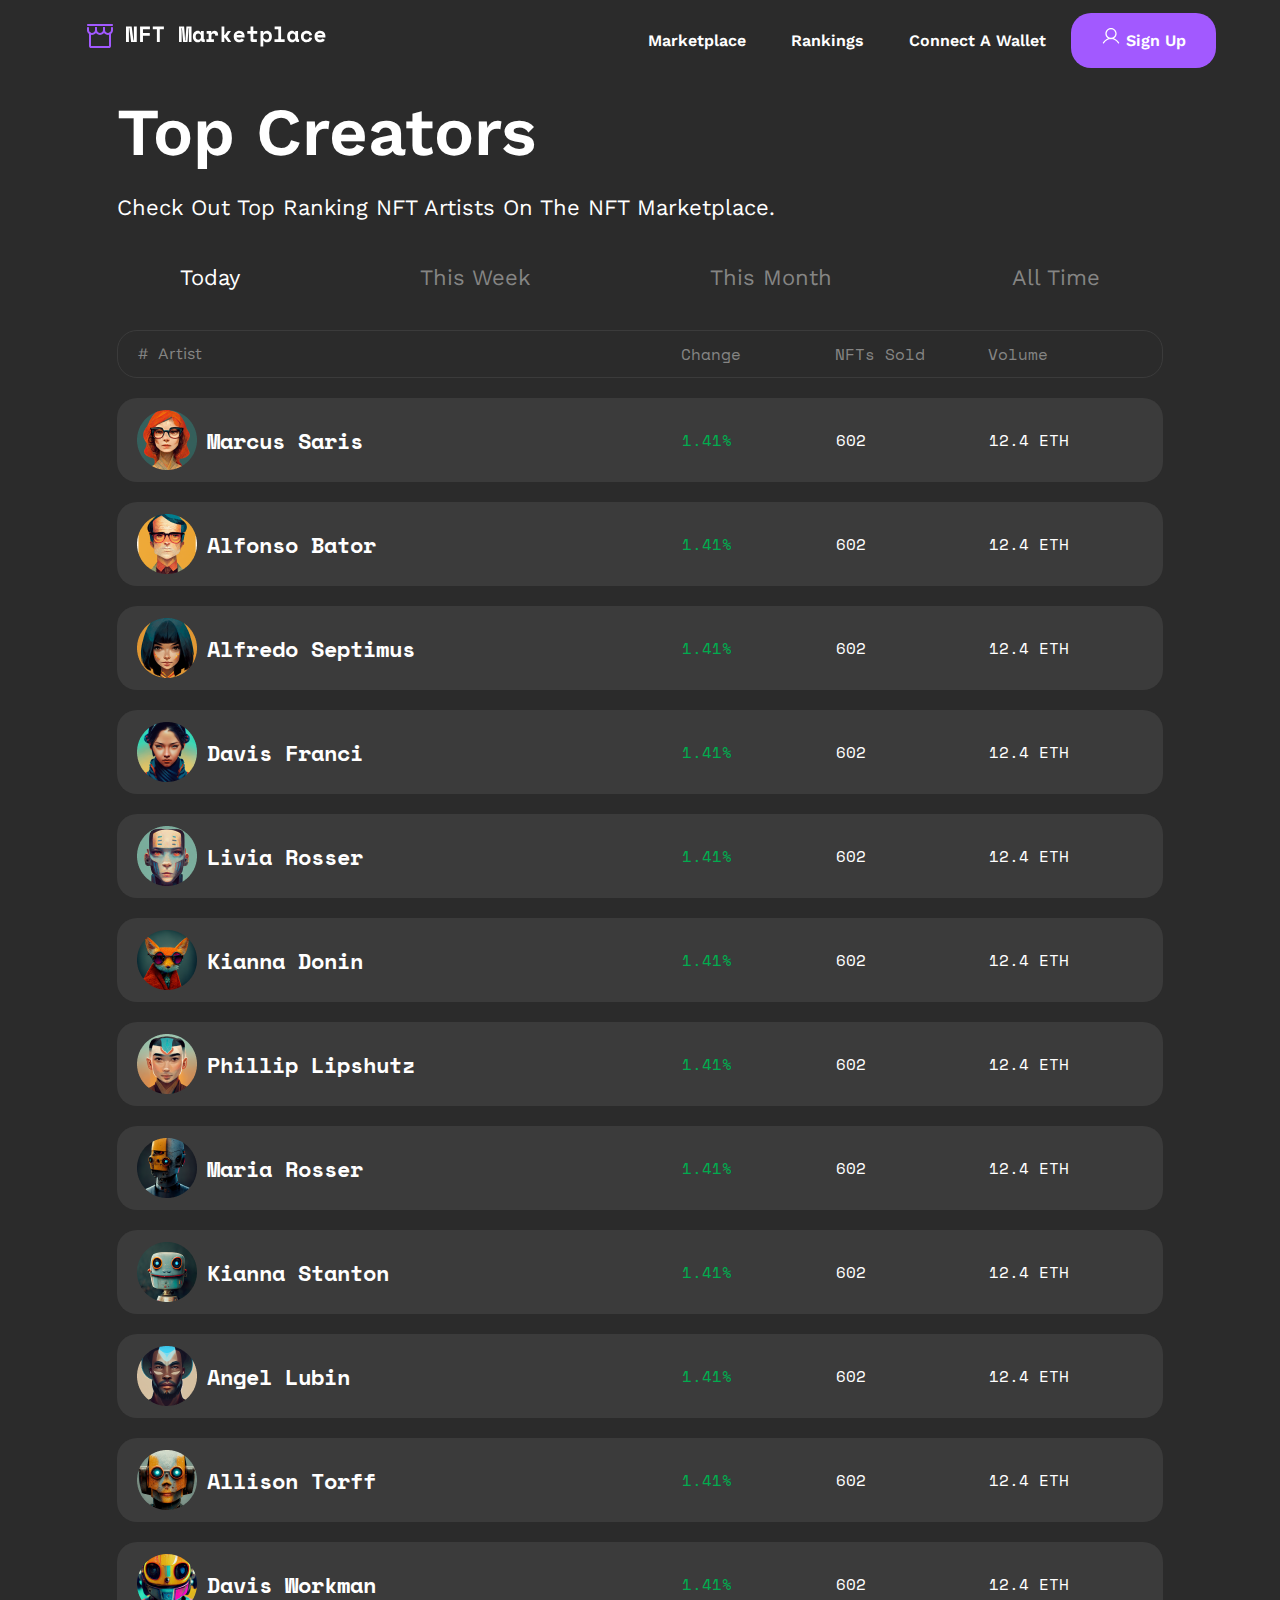
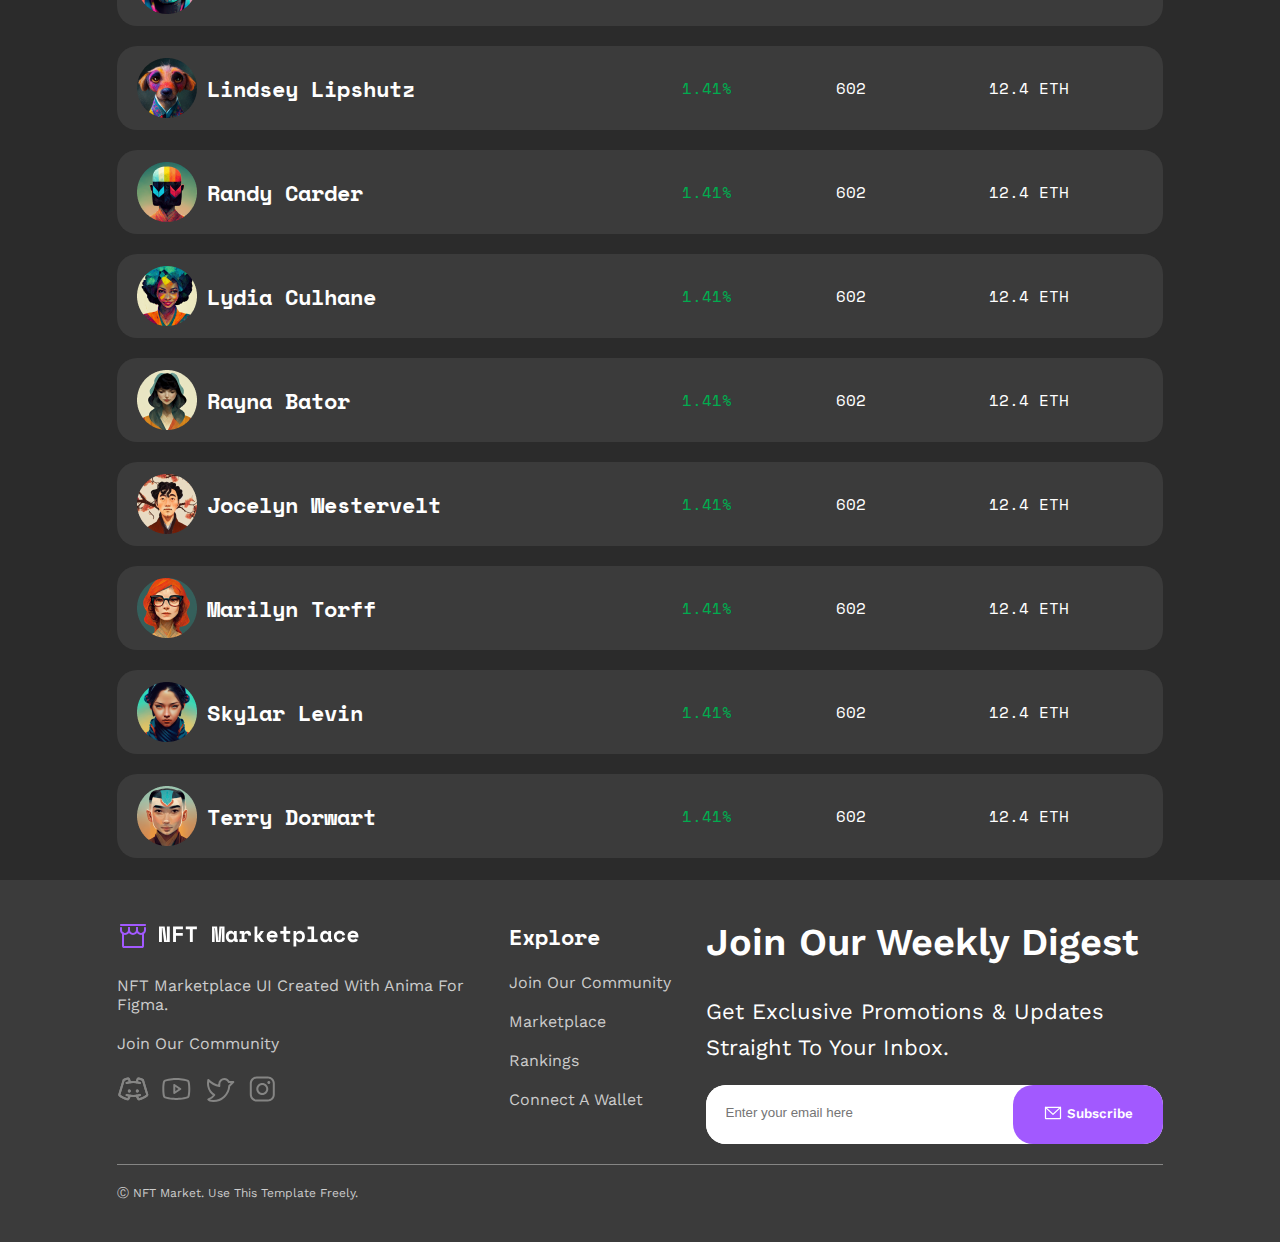
<file: Rankings/rank.html>
<!DOCTYPE html>
<html lang="en">
<head>
    <link rel="stylesheet" href="../font/font.css">
    <link rel="stylesheet" href="../main.css">
    <link rel="stylesheet" href="../adaptiv.css">
    <link rel="stylesheet" href="../Artist Page/artistPage.css">
    <link rel="stylesheet" href="rank.css">
    <meta charset="UTF-8">
    <meta name="viewport" content="width=device-width, initial-scale=1.0">
    <title>Document</title>
</head>
<body>
    <nav>
        <a class="logo" href="../index.html">
            <span>
                <svg width="32" height="32" viewBox="0 0 32 32" fill="none" xmlns="http://www.w3.org/2000/svg">
                <path fill-rule="evenodd" clip-rule="evenodd" d="M6 12.4502C6.55228 12.4502 7 12.8979 7 13.4502V26.0002H25V13.4502C25 12.8979 25.4477 12.4502 26 12.4502C26.5523 12.4502 27 12.8979 27 13.4502V26.0002C27 26.5306 26.7893 27.0393 26.4142 27.4144C26.0391 27.7895 25.5304 28.0002 25 28.0002H7C6.46957 28.0002 5.96086 27.7895 5.58579 27.4144C5.21071 27.0393 5 26.5306 5 26.0002V13.4502C5 12.8979 5.44772 12.4502 6 12.4502Z" fill="#A259FF"/>
                <path fill-rule="evenodd" clip-rule="evenodd" d="M3 5C3 4.44772 3.44772 4 4 4H28C28.5523 4 29 4.44772 29 5C29 5.55228 28.5523 6 28 6H4C3.44772 6 3 5.55228 3 5Z" fill="#A259FF"/>
                <path fill-rule="evenodd" clip-rule="evenodd" d="M4 7C4.55228 7 5 7.44772 5 8V10C5 10.7956 5.31607 11.5587 5.87868 12.1213C6.44129 12.6839 7.20435 13 8 13C8.79565 13 9.55871 12.6839 10.1213 12.1213C10.6839 11.5587 11 10.7956 11 10V8C11 7.44772 11.4477 7 12 7C12.5523 7 13 7.44772 13 8V10C13 11.3261 12.4732 12.5979 11.5355 13.5355C10.5979 14.4732 9.32608 15 8 15C6.67392 15 5.40215 14.4732 4.46447 13.5355C3.52678 12.5979 3 11.3261 3 10V8C3 7.44772 3.44772 7 4 7Z" fill="#A259FF"/>
                <path fill-rule="evenodd" clip-rule="evenodd" d="M12 7C12.5523 7 13 7.44772 13 8V10C13 10.7956 13.3161 11.5587 13.8787 12.1213C14.4413 12.6839 15.2044 13 16 13C16.7956 13 17.5587 12.6839 18.1213 12.1213C18.6839 11.5587 19 10.7956 19 10V8C19 7.44772 19.4477 7 20 7C20.5523 7 21 7.44772 21 8V10C21 11.3261 20.4732 12.5979 19.5355 13.5355C18.5979 14.4732 17.3261 15 16 15C14.6739 15 13.4021 14.4732 12.4645 13.5355C11.5268 12.5979 11 11.3261 11 10V8C11 7.44772 11.4477 7 12 7Z" fill="#A259FF"/>
                <path fill-rule="evenodd" clip-rule="evenodd" d="M20 7C20.5523 7 21 7.44772 21 8V10C21 10.7956 21.3161 11.5587 21.8787 12.1213C22.4413 12.6839 23.2044 13 24 13C24.7956 13 25.5587 12.6839 26.1213 12.1213C26.6839 11.5587 27 10.7956 27 10V8C27 7.44772 27.4477 7 28 7C28.5523 7 29 7.44772 29 8V10C29 11.3261 28.4732 12.5979 27.5355 13.5355C26.5979 14.4732 25.3261 15 24 15C22.6739 15 21.4021 14.4732 20.4645 13.5355C19.5268 12.5979 19 11.3261 19 10V8C19 7.44772 19.4477 7 20 7Z" fill="#A259FF"/>
                </svg> 
            </span>
            <span>
                <svg width="200" height="21" viewBox="0 0 200 21" fill="none" xmlns="http://www.w3.org/2000/svg">
                    <path d="M7.48 14.5476H7.876V0.599609H10.78V15.9996H5.104L3.3 2.05161H2.904V15.9996H0V0.599609H5.676L7.48 14.5476Z" fill="white"/>
                    <path d="M14.0647 0.599609H23.9207V3.37161H16.9687V6.89161H23.7887V9.66361H16.9687V15.9996H14.0647V0.599609Z" fill="white"/>
                    <path d="M26.7874 0.599609H37.8754V3.37161H33.7834V15.9996H30.8794V3.37161H26.7874V0.599609Z" fill="white"/>
                    <path d="M53.0248 0.599609H58.1288L59.0088 12.1716V14.4156H59.5368V12.1716L60.4168 0.599609H65.5208V15.9996H62.8808V5.70361L63.1448 2.18361H62.6168L61.4728 15.9996H57.1168L55.9288 2.18361H55.4008L55.6648 5.70361V15.9996H53.0248V0.599609Z" fill="white"/>
                    <path d="M74.7895 14.4156C74.4962 15.1049 74.0855 15.5963 73.5575 15.8896C73.0295 16.1683 72.4135 16.3076 71.7095 16.3076C71.0495 16.3076 70.4262 16.1829 69.8395 15.9336C69.2675 15.6843 68.7615 15.3176 68.3215 14.8336C67.8815 14.3496 67.5295 13.7629 67.2655 13.0736C67.0162 12.3843 66.8915 11.5996 66.8915 10.7196V10.3676C66.8915 9.50228 67.0162 8.72494 67.2655 8.03561C67.5148 7.34628 67.8522 6.75961 68.2775 6.27561C68.7028 5.79161 69.1942 5.42494 69.7515 5.17561C70.3235 4.91161 70.9322 4.77961 71.5775 4.77961C72.3549 4.77961 72.9782 4.91161 73.4475 5.17561C73.9315 5.43961 74.3129 5.85028 74.5915 6.40761H74.9875V5.08761H77.7595V12.6996C77.7595 13.1396 77.9575 13.3596 78.3535 13.3596H78.7715V15.9996H76.8795C76.3809 15.9996 75.9702 15.8529 75.6475 15.5596C75.3395 15.2663 75.1855 14.8849 75.1855 14.4156H74.7895ZM72.3255 13.6676C73.1322 13.6676 73.7775 13.4036 74.2615 12.8756C74.7455 12.3329 74.9875 11.5996 74.9875 10.6756V10.4116C74.9875 9.48761 74.7455 8.76161 74.2615 8.23361C73.7775 7.69094 73.1322 7.41961 72.3255 7.41961C71.5189 7.41961 70.8735 7.69094 70.3895 8.23361C69.9055 8.76161 69.6635 9.48761 69.6635 10.4116V10.6756C69.6635 11.5996 69.9055 12.3329 70.3895 12.8756C70.8735 13.4036 71.5189 13.6676 72.3255 13.6676Z" fill="white"/>
                    <path d="M80.6702 5.08761H85.2902V6.67161H85.6862C85.8915 6.07028 86.2362 5.60828 86.7202 5.28561C87.2189 4.94828 87.8129 4.77961 88.5022 4.77961C89.5876 4.77961 90.4602 5.12428 91.1202 5.81361C91.7802 6.48828 92.1102 7.52228 92.1102 8.91561V9.39961L89.2502 9.66361V9.35561C89.2502 8.75428 89.0962 8.27761 88.7882 7.92561C88.4802 7.55894 88.0182 7.37561 87.4022 7.37561C86.7862 7.37561 86.3022 7.58828 85.9502 8.01361C85.5982 8.43894 85.4222 9.04761 85.4222 9.83961V13.3596H87.9302V15.9996H80.4062V13.3596H82.6502V7.72761H80.6702V5.08761Z" fill="white"/>
                    <path d="M98.3209 9.09161H98.8489L101.753 5.08761H104.789V5.21961L101.269 10.2136V10.6096L105.141 15.8676V15.9996H101.973L98.8489 11.7316H98.3209V15.9996H95.5489V0.599609H98.3209V9.09161Z" fill="white"/>
                    <path d="M110.582 11.4456C110.596 11.7683 110.67 12.0689 110.802 12.3476C110.948 12.6116 111.139 12.8463 111.374 13.0516C111.623 13.2423 111.902 13.3963 112.21 13.5136C112.532 13.6163 112.87 13.6676 113.222 13.6676C113.911 13.6676 114.439 13.5503 114.806 13.3156C115.172 13.0663 115.436 12.7729 115.598 12.4356L117.974 13.7556C117.842 14.0343 117.658 14.3276 117.424 14.6356C117.189 14.9289 116.881 15.2003 116.5 15.4496C116.133 15.6989 115.678 15.9043 115.136 16.0656C114.608 16.2269 113.984 16.3076 113.266 16.3076C112.444 16.3076 111.696 16.1756 111.022 15.9116C110.347 15.6476 109.76 15.2663 109.262 14.7676C108.778 14.2689 108.396 13.6603 108.118 12.9416C107.854 12.2229 107.722 11.4089 107.722 10.4996V10.3676C107.722 9.53161 107.861 8.76894 108.14 8.07961C108.433 7.39028 108.829 6.80361 109.328 6.31961C109.826 5.83561 110.406 5.46161 111.066 5.19761C111.74 4.91894 112.459 4.77961 113.222 4.77961C114.16 4.77961 114.967 4.94828 115.642 5.28561C116.316 5.60828 116.874 6.02628 117.314 6.53961C117.754 7.03828 118.076 7.59561 118.282 8.21161C118.487 8.81294 118.59 9.39961 118.59 9.97161V11.4456H110.582ZM113.2 7.28761C112.496 7.28761 111.924 7.47094 111.484 7.83761C111.044 8.18961 110.758 8.60028 110.626 9.06961H115.774C115.686 8.55628 115.407 8.13094 114.938 7.79361C114.483 7.45628 113.904 7.28761 113.2 7.28761Z" fill="white"/>
                    <path d="M121.302 5.08761H124.536V0.599609H127.308V5.08761H131.246V7.72761H127.308V12.6996C127.308 13.1396 127.506 13.3596 127.902 13.3596H130.85V15.9996H126.23C125.732 15.9996 125.321 15.8383 124.998 15.5156C124.69 15.1929 124.536 14.7823 124.536 14.2836V7.72761H121.302V5.08761Z" fill="white"/>
                    <path d="M137.281 20.3996H134.509V5.08761H137.281V6.67161H137.677C137.97 6.07028 138.396 5.60828 138.953 5.28561C139.51 4.94828 140.222 4.77961 141.087 4.77961C141.732 4.77961 142.341 4.90428 142.913 5.15361C143.5 5.40294 144.006 5.76961 144.431 6.25361C144.871 6.72294 145.216 7.30228 145.465 7.99161C145.729 8.68094 145.861 9.46561 145.861 10.3456V10.7416C145.861 11.6363 145.736 12.4283 145.487 13.1176C145.238 13.8069 144.9 14.3936 144.475 14.8776C144.05 15.3469 143.544 15.7063 142.957 15.9556C142.385 16.1903 141.762 16.3076 141.087 16.3076C140.588 16.3076 140.156 16.2563 139.789 16.1536C139.422 16.0509 139.1 15.9116 138.821 15.7356C138.557 15.5596 138.33 15.3616 138.139 15.1416C137.963 14.9069 137.809 14.6649 137.677 14.4156H137.281V20.3996ZM140.185 13.6676C141.05 13.6676 141.747 13.4036 142.275 12.8756C142.818 12.3329 143.089 11.5996 143.089 10.6756V10.4116C143.089 9.48761 142.818 8.76161 142.275 8.23361C141.747 7.69094 141.05 7.41961 140.185 7.41961C139.32 7.41961 138.616 7.69828 138.073 8.25561C137.545 8.79828 137.281 9.51694 137.281 10.4116V10.6756C137.281 11.5703 137.545 12.2963 138.073 12.8536C138.616 13.3963 139.32 13.6676 140.185 13.6676Z" fill="white"/>
                    <path d="M148.486 13.3596H152.314V3.23961H148.618V0.599609H155.086V13.3596H158.65V15.9996H148.486V13.3596Z" fill="white"/>
                    <path d="M169.084 14.4156C168.791 15.1049 168.38 15.5963 167.852 15.8896C167.324 16.1683 166.708 16.3076 166.004 16.3076C165.344 16.3076 164.721 16.1829 164.134 15.9336C163.562 15.6843 163.056 15.3176 162.616 14.8336C162.176 14.3496 161.824 13.7629 161.56 13.0736C161.311 12.3843 161.186 11.5996 161.186 10.7196V10.3676C161.186 9.50228 161.311 8.72494 161.56 8.03561C161.81 7.34628 162.147 6.75961 162.572 6.27561C162.998 5.79161 163.489 5.42494 164.046 5.17561C164.618 4.91161 165.227 4.77961 165.872 4.77961C166.65 4.77961 167.273 4.91161 167.742 5.17561C168.226 5.43961 168.608 5.85028 168.886 6.40761H169.282V5.08761H172.054V12.6996C172.054 13.1396 172.252 13.3596 172.648 13.3596H173.066V15.9996H171.174C170.676 15.9996 170.265 15.8529 169.942 15.5596C169.634 15.2663 169.48 14.8849 169.48 14.4156H169.084ZM166.62 13.6676C167.427 13.6676 168.072 13.4036 168.556 12.8756C169.04 12.3329 169.282 11.5996 169.282 10.6756V10.4116C169.282 9.48761 169.04 8.76161 168.556 8.23361C168.072 7.69094 167.427 7.41961 166.62 7.41961C165.814 7.41961 165.168 7.69094 164.684 8.23361C164.2 8.76161 163.958 9.48761 163.958 10.4116V10.6756C163.958 11.5996 164.2 12.3329 164.684 12.8756C165.168 13.4036 165.814 13.6676 166.62 13.6676Z" fill="white"/>
                    <path d="M186.141 11.9956C185.892 13.2863 185.298 14.3276 184.359 15.1196C183.435 15.9116 182.196 16.3076 180.641 16.3076C179.834 16.3076 179.079 16.1829 178.375 15.9336C177.686 15.6843 177.084 15.3249 176.571 14.8556C176.058 14.3863 175.654 13.8069 175.361 13.1176C175.068 12.4283 174.921 11.6436 174.921 10.7636V10.4996C174.921 9.61961 175.068 8.82761 175.361 8.12361C175.654 7.41961 176.058 6.81828 176.571 6.31961C177.099 5.82094 177.708 5.43961 178.397 5.17561C179.101 4.91161 179.849 4.77961 180.641 4.77961C182.166 4.77961 183.398 5.17561 184.337 5.96761C185.29 6.75961 185.892 7.80094 186.141 9.09161L183.413 9.79561C183.325 9.15028 183.046 8.59295 182.577 8.12361C182.108 7.65428 181.448 7.41961 180.597 7.41961C180.201 7.41961 179.827 7.49294 179.475 7.63961C179.123 7.78628 178.815 7.99894 178.551 8.27761C178.287 8.54161 178.074 8.87161 177.913 9.26761C177.766 9.64894 177.693 10.0816 177.693 10.5656V10.6976C177.693 11.1816 177.766 11.6143 177.913 11.9956C178.074 12.3623 178.287 12.6703 178.551 12.9196C178.815 13.1689 179.123 13.3596 179.475 13.4916C179.827 13.6089 180.201 13.6676 180.597 13.6676C181.448 13.6676 182.093 13.4549 182.533 13.0296C182.988 12.6043 183.281 12.0323 183.413 11.3136L186.141 11.9956Z" fill="white"/>
                    <path d="M191.406 11.4456C191.421 11.7683 191.494 12.0689 191.626 12.3476C191.773 12.6116 191.963 12.8463 192.198 13.0516C192.447 13.2423 192.726 13.3963 193.034 13.5136C193.357 13.6163 193.694 13.6676 194.046 13.6676C194.735 13.6676 195.263 13.5503 195.63 13.3156C195.997 13.0663 196.261 12.7729 196.422 12.4356L198.798 13.7556C198.666 14.0343 198.483 14.3276 198.248 14.6356C198.013 14.9289 197.705 15.2003 197.324 15.4496C196.957 15.6989 196.503 15.9043 195.96 16.0656C195.432 16.2269 194.809 16.3076 194.09 16.3076C193.269 16.3076 192.521 16.1756 191.846 15.9116C191.171 15.6476 190.585 15.2663 190.086 14.7676C189.602 14.2689 189.221 13.6603 188.942 12.9416C188.678 12.2229 188.546 11.4089 188.546 10.4996V10.3676C188.546 9.53161 188.685 8.76894 188.964 8.07961C189.257 7.39028 189.653 6.80361 190.152 6.31961C190.651 5.83561 191.23 5.46161 191.89 5.19761C192.565 4.91894 193.283 4.77961 194.046 4.77961C194.985 4.77961 195.791 4.94828 196.466 5.28561C197.141 5.60828 197.698 6.02628 198.138 6.53961C198.578 7.03828 198.901 7.59561 199.106 8.21161C199.311 8.81294 199.414 9.39961 199.414 9.97161V11.4456H191.406ZM194.024 7.28761C193.32 7.28761 192.748 7.47094 192.308 7.83761C191.868 8.18961 191.582 8.60028 191.45 9.06961H196.598C196.51 8.55628 196.231 8.13094 195.762 7.79361C195.307 7.45628 194.728 7.28761 194.024 7.28761Z" fill="white"/>
                </svg>
            </span>
        </a>
        <div class="menu">
            <div class="menu pad">
                <a href="../Market Place/marketPlace.html">Marketplace</a>
                <a href="../Rankings/rank.html">Rankings</a>
                <a href="../connectWallege/wallege.html">Connect a wallet</a>
                <a class="pinkBut" href="../Create Account/createAccount.html">
                    <span>
                        <svg width="20" height="20" viewBox="0 0 20 20" fill="none" xmlns="http://www.w3.org/2000/svg">
                        <path fill-rule="evenodd" clip-rule="evenodd" d="M10 3.125C7.58375 3.125 5.625 5.08375 5.625 7.5C5.625 9.91625 7.58375 11.875 10 11.875C12.4162 11.875 14.375 9.91625 14.375 7.5C14.375 5.08375 12.4162 3.125 10 3.125ZM4.375 7.5C4.375 4.3934 6.8934 1.875 10 1.875C13.1066 1.875 15.625 4.3934 15.625 7.5C15.625 10.6066 13.1066 13.125 10 13.125C6.8934 13.125 4.375 10.6066 4.375 7.5Z" fill="white"/>
                        <path fill-rule="evenodd" clip-rule="evenodd" d="M10.0001 13.124C8.57374 13.124 7.17251 13.4995 5.93728 14.2128C4.70205 14.926 3.67634 15.9518 2.96327 17.1872C2.79071 17.4861 2.40848 17.5886 2.10953 17.416C1.81058 17.2435 1.70812 16.8612 1.88068 16.5623C2.70345 15.1369 3.88696 13.9532 5.31223 13.1303C6.7375 12.3073 8.3543 11.874 10.0001 11.874C11.6459 11.874 13.2627 12.3073 14.688 13.1303C16.1132 13.9532 17.2968 15.1369 18.1195 16.5623C18.2921 16.8612 18.1896 17.2435 17.8907 17.416C17.5917 17.5886 17.2095 17.4861 17.0369 17.1872C16.3239 15.9518 15.2982 14.926 14.0629 14.2128C12.8277 13.4995 11.4265 13.124 10.0001 13.124Z" fill="white"/>
                        </svg>
                    </span>
                    <span>Sign Up</span>
                </a>
            </div>
    
            <div class="menu desktopP">
                <span>
                    <svg width="24" height="24" viewBox="0 0 24 24" fill="none" xmlns="http://www.w3.org/2000/svg">
                        <path fill-rule="evenodd" clip-rule="evenodd" d="M3 12C3 11.5858 3.33579 11.25 3.75 11.25H20.25C20.6642 11.25 21 11.5858 21 12C21 12.4142 20.6642 12.75 20.25 12.75H3.75C3.33579 12.75 3 12.4142 3 12Z" fill="white"/>
                        <path fill-rule="evenodd" clip-rule="evenodd" d="M3 6C3 5.58579 3.33579 5.25 3.75 5.25H15C15.4142 5.25 15.75 5.58579 15.75 6C15.75 6.41421 15.4142 6.75 15 6.75H3.75C3.33579 6.75 3 6.41421 3 6Z" fill="white"/>
                        <path fill-rule="evenodd" clip-rule="evenodd" d="M3 18C3 17.5858 3.33579 17.25 3.75 17.25H15C15.4142 17.25 15.75 17.5858 15.75 18C15.75 18.4142 15.4142 18.75 15 18.75H3.75C3.33579 18.75 3 18.4142 3 18Z" fill="white"/>
                      </svg>
                </span>
            </div>

        </div>
    </nav>
    <section>
        <h1>Top Creators</h1>
        <p>Check out top ranking NFT artists on the NFT Marketplace.</p>

    </section>
    <div class="tabs">
        <a class="tab">
            <span class="mobile">Today</span>
            <span class="desktopM">1d</span>
        <a class="tab">
            <span class="gray mobile">This Week</span>
            <span class="gray desktopM">7d</span>
        </a>
        <a class="tab">
            <span class="gray mobile">This Month</span>
            <span class="gray desktopM">30d</span>
        </a>
        <a class="tab">
            <span class="gray mobile">All Time</span>
            <span class="gray desktopM">All Time</span>
        </a>
    </div>
    <section>
        <div class="filter row">
            <div class="artist famiile2">
                <span>#</span>
                <span>Artist</span>
            </div>
            <div class="row">
                <div class="change familie2">Change</div>
                <div class="nftS familie2">NFTs  Sold</div>
                <div class="volume familie2">Volume</div>
            </div>
        </div>
        <ol>
            <li class="rank row">
                <div class="artist">
                    <img src="img/Asset 12 212 2.png" alt="">
                    <div class="name">Marcus Saris</div>
                </div>
                <div class="row">
                    <div class="change greenText familie2">1.41%</div>
                    <div class="nftS familie2">602</div>
                    <div class="volume familie2">12.4 ETH</div>
                </div>
            </li>
            <li class="rank row">
                <div class="artist">
                    <img src="img/Asset 12 212 3.png" alt="">
                    <div class="name">Alfonso Bator</div>
                </div>
                <div class="row">
                    <div class="change greenText familie2">1.41%</div>
                    <div class="nftS familie2">602</div>
                    <div class="volume familie2">12.4 ETH</div>
                </div>
            </li>
            <li class="rank row">
                <div class="artist">
                    <img src="img/Asset 12 212 4.png" alt="">
                    <div class="name">Alfredo Septimus</div>
                </div>
                <div class="row">
                    <div class="change greenText familie2">1.41%</div>
                    <div class="nftS familie2">602</div>
                    <div class="volume familie2">12.4 ETH</div>
                </div>
            </li>
            <li class="rank row">
                <div class="artist">
                    <img src="img/Asset 12 212 5.png" alt="">
                    <div class="name">Davis Franci</div>
                </div>
                <div class="row">
                    <div class="change greenText familie2">1.41%</div>
                    <div class="nftS familie2">602</div>
                    <div class="volume familie2">12.4 ETH</div>
                </div>
            </li>
            <li class="rank row">
                <div class="artist">
                    <img src="img/Asset 12 212 6.png" alt="">
                    <div class="name">Livia Rosser</div>
                </div>
                <div class="row">
                    <div class="change greenText familie2">1.41%</div>
                    <div class="nftS familie2">602</div>
                    <div class="volume familie2">12.4 ETH</div>
                </div>
            </li>
            <li class="rank row">
                <div class="artist">
                    <img src="img/Asset 12 212 7.png" alt="">
                    <div class="name">Kianna Donin</div>
                </div>
                <div class="row">
                    <div class="change greenText familie2">1.41%</div>
                    <div class="nftS familie2">602</div>
                    <div class="volume familie2">12.4 ETH</div>
                </div>
            </li>
            <li class="rank row">
                <div class="artist">
                    <img src="img/Asset 12 212 8.png" alt="">
                    <div class="name">Phillip Lipshutz</div>
                </div>
                <div class="row">
                    <div class="change greenText familie2">1.41%</div>
                    <div class="nftS familie2">602</div>
                    <div class="volume familie2">12.4 ETH</div>
                </div>
            </li>
            <li class="rank row">
                <div class="artist">
                    <img src="img/Asset 12 2129.png" alt="">
                    <div class="name">Maria Rosser</div>
                </div>
                <div class="row">
                    <div class="change greenText familie2">1.41%</div>
                    <div class="nftS familie2">602</div>
                    <div class="volume familie2">12.4 ETH</div>
                </div>
            </li>
            <li class="rank row">
                <div class="artist">
                    <img src="img/Asset 12 2130.png" alt="">
                    <div class="name">Kianna Stanton</div>
                </div>
                <div class="row">
                    <div class="change greenText familie2">1.41%</div>
                    <div class="nftS familie2">602</div>
                    <div class="volume familie2">12.4 ETH</div>
                </div>
            </li>
            <li class="rank row">
                <div class="artist">
                    <img src="img/Asset 12 2131.png" alt="">
                    <div class="name">Angel Lubin</div>
                </div>
                <div class="row">
                    <div class="change greenText familie2">1.41%</div>
                    <div class="nftS familie2">602</div>
                    <div class="volume familie2">12.4 ETH</div>
                </div>
            </li>
            <li class="rank row">
                <div class="artist">
                    <img src="img/Asset 12 2132.png" alt="">
                    <div class="name">Allison Torff</div>
                </div>
                <div class="row">
                    <div class="change greenText familie2">1.41%</div>
                    <div class="nftS familie2">602</div>
                    <div class="volume familie2">12.4 ETH</div>
                </div>
            </li>
            <li class="rank row">
                <div class="artist">
                    <img src="img/Asset 12 2133.png" alt="">
                    <div class="name">Davis Workman</div>
                </div>
                <div class="row">
                    <div class="change greenText familie2">1.41%</div>
                    <div class="nftS familie2">602</div>
                    <div class="volume familie2">12.4 ETH</div>
                </div>
            </li>
            <li class="rank row">
                <div class="artist">
                    <img src="img/Asset 12 2134.png" alt="">
                    <div class="name">Lindsey Lipshutz</div>
                </div>
                <div class="row">
                    <div class="change greenText familie2">1.41%</div>
                    <div class="nftS familie2">602</div>
                    <div class="volume familie2">12.4 ETH</div>
                </div>
            </li>
            <li class="rank row">
                <div class="artist">
                    <img src="img/Asset 12 2135.png" alt="">
                    <div class="name">Randy Carder</div>
                </div>
                <div class="row">
                    <div class="change greenText familie2">1.41%</div>
                    <div class="nftS familie2">602</div>
                    <div class="volume familie2">12.4 ETH</div>
                </div>
            </li>
            <li class="rank row">
                <div class="artist">
                    <img src="img/Asset 12 2136.png" alt="">
                    <div class="name">Lydia Culhane</div>
                </div>
                <div class="row">
                    <div class="change greenText familie2">1.41%</div>
                    <div class="nftS familie2">602</div>
                    <div class="volume familie2">12.4 ETH</div>
                </div>
            </li>
            <li class="rank row">
                <div class="artist">
                    <img src="img/Avatar Placeholder137.png" alt="">
                    <div class="name">Rayna Bator</div>
                </div>
                <div class="row">
                    <div class="change greenText familie2">1.41%</div>
                    <div class="nftS familie2">602</div>
                    <div class="volume familie2">12.4 ETH</div>
                </div>
            </li>
            <li class="rank row">
                <div class="artist">
                    <img src="img/Asset 12 2138.png" alt="">
                    <div class="name">Jocelyn Westervelt</div>
                </div>
                <div class="row">
                    <div class="change greenText familie2">1.41%</div>
                    <div class="nftS familie2">602</div>
                    <div class="volume familie2">12.4 ETH</div>
                </div>
            </li>
            <li class="rank row">
                <div class="artist">
                    <img src="img/Asset 12 212 2.png" alt="">
                    <div class="name">Marilyn Torff</div>
                </div>
                <div class="row">
                    <div class="change greenText familie2">1.41%</div>
                    <div class="nftS familie2">602</div>
                    <div class="volume familie2">12.4 ETH</div>
                </div>
            </li>
            <li class="rank row">
                <div class="artist">
                    <img src="img/Asset 12 212 5.png" alt="">
                    <div class="name">Skylar Levin</div>
                </div>
                <div class="row">
                    <div class="change greenText familie2">1.41%</div>
                    <div class="nftS familie2">602</div>
                    <div class="volume familie2">12.4 ETH</div>
                </div>
            </li>
            <li class="rank row">
                <div class="artist">
                    <img src="img/Asset 12 212 8.png" alt="">
                    <div class="name">Terry Dorwart</div>
                </div>
                <div class="row">
                    <div class="change greenText familie2">1.41%</div>
                    <div class="nftS familie2">602</div>
                    <div class="volume familie2">12.4 ETH</div>
                </div>
            </li>
        </ol>
    </section>

    <footer>
        <div class="footerItems">
            <div class="footerItem">
                <div class="logo">
                    <div>
                        <svg width="32" height="32" viewBox="0 0 32 32" fill="none" xmlns="http://www.w3.org/2000/svg">
                        <path fill-rule="evenodd" clip-rule="evenodd" d="M6 12.4502C6.55228 12.4502 7 12.8979 7 13.4502V26.0002H25V13.4502C25 12.8979 25.4477 12.4502 26 12.4502C26.5523 12.4502 27 12.8979 27 13.4502V26.0002C27 26.5306 26.7893 27.0393 26.4142 27.4144C26.0391 27.7895 25.5304 28.0002 25 28.0002H7C6.46957 28.0002 5.96086 27.7895 5.58579 27.4144C5.21071 27.0393 5 26.5306 5 26.0002V13.4502C5 12.8979 5.44772 12.4502 6 12.4502Z" fill="#A259FF"/>
                        <path fill-rule="evenodd" clip-rule="evenodd" d="M3 5C3 4.44772 3.44772 4 4 4H28C28.5523 4 29 4.44772 29 5C29 5.55228 28.5523 6 28 6H4C3.44772 6 3 5.55228 3 5Z" fill="#A259FF"/>
                        <path fill-rule="evenodd" clip-rule="evenodd" d="M4 7C4.55228 7 5 7.44772 5 8V10C5 10.7956 5.31607 11.5587 5.87868 12.1213C6.44129 12.6839 7.20435 13 8 13C8.79565 13 9.55871 12.6839 10.1213 12.1213C10.6839 11.5587 11 10.7956 11 10V8C11 7.44772 11.4477 7 12 7C12.5523 7 13 7.44772 13 8V10C13 11.3261 12.4732 12.5979 11.5355 13.5355C10.5979 14.4732 9.32608 15 8 15C6.67392 15 5.40215 14.4732 4.46447 13.5355C3.52678 12.5979 3 11.3261 3 10V8C3 7.44772 3.44772 7 4 7Z" fill="#A259FF"/>
                        <path fill-rule="evenodd" clip-rule="evenodd" d="M12 7C12.5523 7 13 7.44772 13 8V10C13 10.7956 13.3161 11.5587 13.8787 12.1213C14.4413 12.6839 15.2044 13 16 13C16.7956 13 17.5587 12.6839 18.1213 12.1213C18.6839 11.5587 19 10.7956 19 10V8C19 7.44772 19.4477 7 20 7C20.5523 7 21 7.44772 21 8V10C21 11.3261 20.4732 12.5979 19.5355 13.5355C18.5979 14.4732 17.3261 15 16 15C14.6739 15 13.4021 14.4732 12.4645 13.5355C11.5268 12.5979 11 11.3261 11 10V8C11 7.44772 11.4477 7 12 7Z" fill="#A259FF"/>
                        <path fill-rule="evenodd" clip-rule="evenodd" d="M20 7C20.5523 7 21 7.44772 21 8V10C21 10.7956 21.3161 11.5587 21.8787 12.1213C22.4413 12.6839 23.2044 13 24 13C24.7956 13 25.5587 12.6839 26.1213 12.1213C26.6839 11.5587 27 10.7956 27 10V8C27 7.44772 27.4477 7 28 7C28.5523 7 29 7.44772 29 8V10C29 11.3261 28.4732 12.5979 27.5355 13.5355C26.5979 14.4732 25.3261 15 24 15C22.6739 15 21.4021 14.4732 20.4645 13.5355C19.5268 12.5979 19 11.3261 19 10V8C19 7.44772 19.4477 7 20 7Z" fill="#A259FF"/>
                        </svg> 
                    </div>
                    <div>
                        <svg width="200" height="21" viewBox="0 0 200 21" fill="none" xmlns="http://www.w3.org/2000/svg">
                            <path d="M7.48 14.5476H7.876V0.599609H10.78V15.9996H5.104L3.3 2.05161H2.904V15.9996H0V0.599609H5.676L7.48 14.5476Z" fill="white"/>
                            <path d="M14.0647 0.599609H23.9207V3.37161H16.9687V6.89161H23.7887V9.66361H16.9687V15.9996H14.0647V0.599609Z" fill="white"/>
                            <path d="M26.7874 0.599609H37.8754V3.37161H33.7834V15.9996H30.8794V3.37161H26.7874V0.599609Z" fill="white"/>
                            <path d="M53.0248 0.599609H58.1288L59.0088 12.1716V14.4156H59.5368V12.1716L60.4168 0.599609H65.5208V15.9996H62.8808V5.70361L63.1448 2.18361H62.6168L61.4728 15.9996H57.1168L55.9288 2.18361H55.4008L55.6648 5.70361V15.9996H53.0248V0.599609Z" fill="white"/>
                            <path d="M74.7895 14.4156C74.4962 15.1049 74.0855 15.5963 73.5575 15.8896C73.0295 16.1683 72.4135 16.3076 71.7095 16.3076C71.0495 16.3076 70.4262 16.1829 69.8395 15.9336C69.2675 15.6843 68.7615 15.3176 68.3215 14.8336C67.8815 14.3496 67.5295 13.7629 67.2655 13.0736C67.0162 12.3843 66.8915 11.5996 66.8915 10.7196V10.3676C66.8915 9.50228 67.0162 8.72494 67.2655 8.03561C67.5148 7.34628 67.8522 6.75961 68.2775 6.27561C68.7028 5.79161 69.1942 5.42494 69.7515 5.17561C70.3235 4.91161 70.9322 4.77961 71.5775 4.77961C72.3549 4.77961 72.9782 4.91161 73.4475 5.17561C73.9315 5.43961 74.3129 5.85028 74.5915 6.40761H74.9875V5.08761H77.7595V12.6996C77.7595 13.1396 77.9575 13.3596 78.3535 13.3596H78.7715V15.9996H76.8795C76.3809 15.9996 75.9702 15.8529 75.6475 15.5596C75.3395 15.2663 75.1855 14.8849 75.1855 14.4156H74.7895ZM72.3255 13.6676C73.1322 13.6676 73.7775 13.4036 74.2615 12.8756C74.7455 12.3329 74.9875 11.5996 74.9875 10.6756V10.4116C74.9875 9.48761 74.7455 8.76161 74.2615 8.23361C73.7775 7.69094 73.1322 7.41961 72.3255 7.41961C71.5189 7.41961 70.8735 7.69094 70.3895 8.23361C69.9055 8.76161 69.6635 9.48761 69.6635 10.4116V10.6756C69.6635 11.5996 69.9055 12.3329 70.3895 12.8756C70.8735 13.4036 71.5189 13.6676 72.3255 13.6676Z" fill="white"/>
                            <path d="M80.6702 5.08761H85.2902V6.67161H85.6862C85.8915 6.07028 86.2362 5.60828 86.7202 5.28561C87.2189 4.94828 87.8129 4.77961 88.5022 4.77961C89.5876 4.77961 90.4602 5.12428 91.1202 5.81361C91.7802 6.48828 92.1102 7.52228 92.1102 8.91561V9.39961L89.2502 9.66361V9.35561C89.2502 8.75428 89.0962 8.27761 88.7882 7.92561C88.4802 7.55894 88.0182 7.37561 87.4022 7.37561C86.7862 7.37561 86.3022 7.58828 85.9502 8.01361C85.5982 8.43894 85.4222 9.04761 85.4222 9.83961V13.3596H87.9302V15.9996H80.4062V13.3596H82.6502V7.72761H80.6702V5.08761Z" fill="white"/>
                            <path d="M98.3209 9.09161H98.8489L101.753 5.08761H104.789V5.21961L101.269 10.2136V10.6096L105.141 15.8676V15.9996H101.973L98.8489 11.7316H98.3209V15.9996H95.5489V0.599609H98.3209V9.09161Z" fill="white"/>
                            <path d="M110.582 11.4456C110.596 11.7683 110.67 12.0689 110.802 12.3476C110.948 12.6116 111.139 12.8463 111.374 13.0516C111.623 13.2423 111.902 13.3963 112.21 13.5136C112.532 13.6163 112.87 13.6676 113.222 13.6676C113.911 13.6676 114.439 13.5503 114.806 13.3156C115.172 13.0663 115.436 12.7729 115.598 12.4356L117.974 13.7556C117.842 14.0343 117.658 14.3276 117.424 14.6356C117.189 14.9289 116.881 15.2003 116.5 15.4496C116.133 15.6989 115.678 15.9043 115.136 16.0656C114.608 16.2269 113.984 16.3076 113.266 16.3076C112.444 16.3076 111.696 16.1756 111.022 15.9116C110.347 15.6476 109.76 15.2663 109.262 14.7676C108.778 14.2689 108.396 13.6603 108.118 12.9416C107.854 12.2229 107.722 11.4089 107.722 10.4996V10.3676C107.722 9.53161 107.861 8.76894 108.14 8.07961C108.433 7.39028 108.829 6.80361 109.328 6.31961C109.826 5.83561 110.406 5.46161 111.066 5.19761C111.74 4.91894 112.459 4.77961 113.222 4.77961C114.16 4.77961 114.967 4.94828 115.642 5.28561C116.316 5.60828 116.874 6.02628 117.314 6.53961C117.754 7.03828 118.076 7.59561 118.282 8.21161C118.487 8.81294 118.59 9.39961 118.59 9.97161V11.4456H110.582ZM113.2 7.28761C112.496 7.28761 111.924 7.47094 111.484 7.83761C111.044 8.18961 110.758 8.60028 110.626 9.06961H115.774C115.686 8.55628 115.407 8.13094 114.938 7.79361C114.483 7.45628 113.904 7.28761 113.2 7.28761Z" fill="white"/>
                            <path d="M121.302 5.08761H124.536V0.599609H127.308V5.08761H131.246V7.72761H127.308V12.6996C127.308 13.1396 127.506 13.3596 127.902 13.3596H130.85V15.9996H126.23C125.732 15.9996 125.321 15.8383 124.998 15.5156C124.69 15.1929 124.536 14.7823 124.536 14.2836V7.72761H121.302V5.08761Z" fill="white"/>
                            <path d="M137.281 20.3996H134.509V5.08761H137.281V6.67161H137.677C137.97 6.07028 138.396 5.60828 138.953 5.28561C139.51 4.94828 140.222 4.77961 141.087 4.77961C141.732 4.77961 142.341 4.90428 142.913 5.15361C143.5 5.40294 144.006 5.76961 144.431 6.25361C144.871 6.72294 145.216 7.30228 145.465 7.99161C145.729 8.68094 145.861 9.46561 145.861 10.3456V10.7416C145.861 11.6363 145.736 12.4283 145.487 13.1176C145.238 13.8069 144.9 14.3936 144.475 14.8776C144.05 15.3469 143.544 15.7063 142.957 15.9556C142.385 16.1903 141.762 16.3076 141.087 16.3076C140.588 16.3076 140.156 16.2563 139.789 16.1536C139.422 16.0509 139.1 15.9116 138.821 15.7356C138.557 15.5596 138.33 15.3616 138.139 15.1416C137.963 14.9069 137.809 14.6649 137.677 14.4156H137.281V20.3996ZM140.185 13.6676C141.05 13.6676 141.747 13.4036 142.275 12.8756C142.818 12.3329 143.089 11.5996 143.089 10.6756V10.4116C143.089 9.48761 142.818 8.76161 142.275 8.23361C141.747 7.69094 141.05 7.41961 140.185 7.41961C139.32 7.41961 138.616 7.69828 138.073 8.25561C137.545 8.79828 137.281 9.51694 137.281 10.4116V10.6756C137.281 11.5703 137.545 12.2963 138.073 12.8536C138.616 13.3963 139.32 13.6676 140.185 13.6676Z" fill="white"/>
                            <path d="M148.486 13.3596H152.314V3.23961H148.618V0.599609H155.086V13.3596H158.65V15.9996H148.486V13.3596Z" fill="white"/>
                            <path d="M169.084 14.4156C168.791 15.1049 168.38 15.5963 167.852 15.8896C167.324 16.1683 166.708 16.3076 166.004 16.3076C165.344 16.3076 164.721 16.1829 164.134 15.9336C163.562 15.6843 163.056 15.3176 162.616 14.8336C162.176 14.3496 161.824 13.7629 161.56 13.0736C161.311 12.3843 161.186 11.5996 161.186 10.7196V10.3676C161.186 9.50228 161.311 8.72494 161.56 8.03561C161.81 7.34628 162.147 6.75961 162.572 6.27561C162.998 5.79161 163.489 5.42494 164.046 5.17561C164.618 4.91161 165.227 4.77961 165.872 4.77961C166.65 4.77961 167.273 4.91161 167.742 5.17561C168.226 5.43961 168.608 5.85028 168.886 6.40761H169.282V5.08761H172.054V12.6996C172.054 13.1396 172.252 13.3596 172.648 13.3596H173.066V15.9996H171.174C170.676 15.9996 170.265 15.8529 169.942 15.5596C169.634 15.2663 169.48 14.8849 169.48 14.4156H169.084ZM166.62 13.6676C167.427 13.6676 168.072 13.4036 168.556 12.8756C169.04 12.3329 169.282 11.5996 169.282 10.6756V10.4116C169.282 9.48761 169.04 8.76161 168.556 8.23361C168.072 7.69094 167.427 7.41961 166.62 7.41961C165.814 7.41961 165.168 7.69094 164.684 8.23361C164.2 8.76161 163.958 9.48761 163.958 10.4116V10.6756C163.958 11.5996 164.2 12.3329 164.684 12.8756C165.168 13.4036 165.814 13.6676 166.62 13.6676Z" fill="white"/>
                            <path d="M186.141 11.9956C185.892 13.2863 185.298 14.3276 184.359 15.1196C183.435 15.9116 182.196 16.3076 180.641 16.3076C179.834 16.3076 179.079 16.1829 178.375 15.9336C177.686 15.6843 177.084 15.3249 176.571 14.8556C176.058 14.3863 175.654 13.8069 175.361 13.1176C175.068 12.4283 174.921 11.6436 174.921 10.7636V10.4996C174.921 9.61961 175.068 8.82761 175.361 8.12361C175.654 7.41961 176.058 6.81828 176.571 6.31961C177.099 5.82094 177.708 5.43961 178.397 5.17561C179.101 4.91161 179.849 4.77961 180.641 4.77961C182.166 4.77961 183.398 5.17561 184.337 5.96761C185.29 6.75961 185.892 7.80094 186.141 9.09161L183.413 9.79561C183.325 9.15028 183.046 8.59295 182.577 8.12361C182.108 7.65428 181.448 7.41961 180.597 7.41961C180.201 7.41961 179.827 7.49294 179.475 7.63961C179.123 7.78628 178.815 7.99894 178.551 8.27761C178.287 8.54161 178.074 8.87161 177.913 9.26761C177.766 9.64894 177.693 10.0816 177.693 10.5656V10.6976C177.693 11.1816 177.766 11.6143 177.913 11.9956C178.074 12.3623 178.287 12.6703 178.551 12.9196C178.815 13.1689 179.123 13.3596 179.475 13.4916C179.827 13.6089 180.201 13.6676 180.597 13.6676C181.448 13.6676 182.093 13.4549 182.533 13.0296C182.988 12.6043 183.281 12.0323 183.413 11.3136L186.141 11.9956Z" fill="white"/>
                            <path d="M191.406 11.4456C191.421 11.7683 191.494 12.0689 191.626 12.3476C191.773 12.6116 191.963 12.8463 192.198 13.0516C192.447 13.2423 192.726 13.3963 193.034 13.5136C193.357 13.6163 193.694 13.6676 194.046 13.6676C194.735 13.6676 195.263 13.5503 195.63 13.3156C195.997 13.0663 196.261 12.7729 196.422 12.4356L198.798 13.7556C198.666 14.0343 198.483 14.3276 198.248 14.6356C198.013 14.9289 197.705 15.2003 197.324 15.4496C196.957 15.6989 196.503 15.9043 195.96 16.0656C195.432 16.2269 194.809 16.3076 194.09 16.3076C193.269 16.3076 192.521 16.1756 191.846 15.9116C191.171 15.6476 190.585 15.2663 190.086 14.7676C189.602 14.2689 189.221 13.6603 188.942 12.9416C188.678 12.2229 188.546 11.4089 188.546 10.4996V10.3676C188.546 9.53161 188.685 8.76894 188.964 8.07961C189.257 7.39028 189.653 6.80361 190.152 6.31961C190.651 5.83561 191.23 5.46161 191.89 5.19761C192.565 4.91894 193.283 4.77961 194.046 4.77961C194.985 4.77961 195.791 4.94828 196.466 5.28561C197.141 5.60828 197.698 6.02628 198.138 6.53961C198.578 7.03828 198.901 7.59561 199.106 8.21161C199.311 8.81294 199.414 9.39961 199.414 9.97161V11.4456H191.406ZM194.024 7.28761C193.32 7.28761 192.748 7.47094 192.308 7.83761C191.868 8.18961 191.582 8.60028 191.45 9.06961H196.598C196.51 8.55628 196.231 8.13094 195.762 7.79361C195.307 7.45628 194.728 7.28761 194.024 7.28761Z" fill="white"/>
                        </svg>
                    </div>
                </div>
                <div class="grayFoot">NFT marketplace UI created with Anima for Figma.</div>
                <div class="grayFoot">Join our community</div>
                <div class="socialItems">
                    <a href="#">
                        <svg width="33" height="32" viewBox="0 0 33 32" fill="none" xmlns="http://www.w3.org/2000/svg">
  <path d="M12.293 19.5C13.1214 19.5 13.793 18.8284 13.793 18C13.793 17.1716 13.1214 16.5 12.293 16.5C11.4645 16.5 10.793 17.1716 10.793 18C10.793 18.8284 11.4645 19.5 12.293 19.5Z" fill="#858584"/>
  <path d="M20.293 19.5C21.1214 19.5 21.793 18.8284 21.793 18C21.793 17.1716 21.1214 16.5 20.293 16.5C19.4645 16.5 18.793 17.1716 18.793 18C18.793 18.8284 19.4645 19.5 20.293 19.5Z" fill="#858584"/>
  <path fill-rule="evenodd" clip-rule="evenodd" d="M16.2856 10.0006C14.1178 9.98454 11.9608 10.3065 9.89211 10.9548C9.3651 11.12 8.80398 10.8267 8.63881 10.2997C8.47364 9.77266 8.76697 9.21154 9.29397 9.04637C11.5586 8.33661 13.9199 7.98379 16.293 8.00057C18.6662 7.98379 21.0275 8.33661 23.2921 9.04637C23.8191 9.21154 24.1124 9.77266 23.9473 10.2997C23.7821 10.8267 23.221 11.12 22.694 10.9548C20.6253 10.3065 18.4683 9.98454 16.3004 10.0006H16.2856Z" fill="#858584"/>
  <path fill-rule="evenodd" clip-rule="evenodd" d="M8.63881 21.7012C8.80398 21.1742 9.3651 20.8809 9.89211 21.046C11.9608 21.6944 14.1178 22.0163 16.2856 22.0003H16.3004C18.4683 22.0163 20.6253 21.6944 22.694 21.046C23.221 20.8809 23.7821 21.1742 23.9473 21.7012C24.1124 22.2282 23.8191 22.7893 23.2921 22.9545C21.0275 23.6643 18.6662 24.0171 16.293 24.0003C13.9199 24.0171 11.5586 23.6643 9.29397 22.9545C8.76697 22.7893 8.47364 22.2282 8.63881 21.7012Z" fill="#858584"/>
  <path fill-rule="evenodd" clip-rule="evenodd" d="M20.5124 4.81024C20.9429 4.56754 21.4476 4.4917 21.9303 4.59714C23.2479 4.88268 24.5378 5.28326 25.7853 5.79426C26.0661 5.90254 26.3183 6.07398 26.5224 6.29541C26.7286 6.5192 26.88 6.78788 26.9645 7.08017L31.2003 21.2246C31.3108 21.593 31.3134 21.9855 31.2077 22.3554C31.102 22.7253 30.8925 23.0571 30.604 23.3116L30.5989 23.3161C28.5314 25.1151 25.73 26.4767 22.5481 27.2567C22.1061 27.3694 21.6387 27.3256 21.2252 27.1326C20.8134 26.9404 20.4806 26.6122 20.2828 26.2035L18.7745 23.2119C18.5259 22.7188 18.7241 22.1174 19.2173 21.8688C19.7104 21.6202 20.3118 21.8184 20.5604 22.3115L22.0729 25.3115L22.074 25.3137C25.0119 24.5933 27.506 23.3562 29.286 21.8073L29.9425 22.5617L29.2809 21.8119C29.2827 21.8103 29.284 21.8082 29.2846 21.8059C29.2853 21.8036 29.2853 21.8012 29.2846 21.7989L25.0485 7.65368C25.045 7.65227 25.0414 7.65084 25.0379 7.64939C23.895 7.18051 22.713 6.81314 21.5057 6.55155L21.5035 6.55107C21.5005 6.55042 21.4974 6.55089 21.4947 6.5524C21.4923 6.55375 21.4904 6.55587 21.4893 6.5584L20.5044 9.53807C20.3311 10.0625 19.7655 10.347 19.2411 10.1737C18.7167 10.0004 18.4322 9.43476 18.6055 8.91038L19.5959 5.91419C19.7554 5.44609 20.0817 5.05312 20.5124 4.81024Z" fill="#858584"/>
  <path fill-rule="evenodd" clip-rule="evenodd" d="M11.0912 6.5524C11.0885 6.55089 11.0854 6.55042 11.0824 6.55107L11.0802 6.55155C9.87285 6.81314 8.69089 7.18051 7.54798 7.64939C7.54446 7.65084 7.54092 7.65227 7.53737 7.65368L3.30139 21.7986C3.30071 21.8009 3.30061 21.8036 3.30126 21.8059C3.30185 21.808 3.30297 21.8099 3.30449 21.8114C5.08418 23.3583 7.57657 24.5939 10.5119 25.3137L10.513 25.3115L12.0255 22.3115C12.2741 21.8184 12.8755 21.6202 13.3686 21.8688C13.8618 22.1174 14.06 22.7188 13.8114 23.2119L12.3031 26.2035C12.1052 26.6122 11.7724 26.9404 11.3607 27.1326C10.9472 27.3256 10.4798 27.3694 10.0378 27.2567C6.85584 26.4767 4.05447 25.1151 1.98701 23.3161L1.98183 23.3116C1.69336 23.0571 1.4839 22.7252 1.37821 22.3554C1.27256 21.9856 1.27508 21.5932 1.38546 21.2248C1.38543 21.2249 1.38549 21.2248 1.38546 21.2248L5.62136 7.08019C5.70588 6.78789 5.85723 6.51921 6.06348 6.29541C6.26754 6.07398 6.51976 5.90254 6.80056 5.79426C8.04843 5.28312 9.33874 4.88246 10.6567 4.5969C11.1391 4.49181 11.6433 4.56772 12.0735 4.81024C12.5042 5.05312 12.8305 5.4461 12.99 5.9142L12.9929 5.92287L13.9804 8.91038C14.1537 9.43476 13.8692 10.0004 13.3448 10.1737C12.8204 10.347 12.2548 10.0624 12.0815 9.53807L11.0965 6.55839C11.0955 6.55586 11.0936 6.55375 11.0912 6.5524Z" fill="#858584"/>
  <path d="M12.293 19.5C13.1214 19.5 13.793 18.8284 13.793 18C13.793 17.1716 13.1214 16.5 12.293 16.5C11.4645 16.5 10.793 17.1716 10.793 18C10.793 18.8284 11.4645 19.5 12.293 19.5Z" fill="#858584"/>
  <path d="M20.293 19.5C21.1214 19.5 21.793 18.8284 21.793 18C21.793 17.1716 21.1214 16.5 20.293 16.5C19.4645 16.5 18.793 17.1716 18.793 18C18.793 18.8284 19.4645 19.5 20.293 19.5Z" fill="#858584"/>
  <path fill-rule="evenodd" clip-rule="evenodd" d="M16.2856 10.0006C14.1178 9.98454 11.9608 10.3065 9.89211 10.9548C9.3651 11.12 8.80398 10.8267 8.63881 10.2997C8.47364 9.77266 8.76697 9.21154 9.29397 9.04637C11.5586 8.33661 13.9199 7.98379 16.293 8.00057C18.6662 7.98379 21.0275 8.33661 23.2921 9.04637C23.8191 9.21154 24.1124 9.77266 23.9473 10.2997C23.7821 10.8267 23.221 11.12 22.694 10.9548C20.6253 10.3065 18.4683 9.98454 16.3004 10.0006H16.2856Z" fill="#858584"/>
  <path fill-rule="evenodd" clip-rule="evenodd" d="M8.63881 21.7012C8.80398 21.1742 9.3651 20.8809 9.89211 21.046C11.9608 21.6944 14.1178 22.0163 16.2856 22.0003H16.3004C18.4683 22.0163 20.6253 21.6944 22.694 21.046C23.221 20.8809 23.7821 21.1742 23.9473 21.7012C24.1124 22.2282 23.8191 22.7893 23.2921 22.9545C21.0275 23.6643 18.6662 24.0171 16.293 24.0003C13.9199 24.0171 11.5586 23.6643 9.29397 22.9545C8.76697 22.7893 8.47364 22.2282 8.63881 21.7012Z" fill="#858584"/>
  <path fill-rule="evenodd" clip-rule="evenodd" d="M20.5124 4.81024C20.9429 4.56754 21.4476 4.4917 21.9303 4.59714C23.2479 4.88268 24.5378 5.28326 25.7853 5.79426C26.0661 5.90254 26.3183 6.07398 26.5224 6.29541C26.7286 6.5192 26.88 6.78788 26.9645 7.08017L31.2003 21.2246C31.3108 21.593 31.3134 21.9855 31.2077 22.3554C31.102 22.7253 30.8925 23.0571 30.604 23.3116L30.5989 23.3161C28.5314 25.1151 25.73 26.4767 22.5481 27.2567C22.1061 27.3694 21.6387 27.3256 21.2252 27.1326C20.8134 26.9404 20.4806 26.6122 20.2828 26.2035L18.7745 23.2119C18.5259 22.7188 18.7241 22.1174 19.2173 21.8688C19.7104 21.6202 20.3118 21.8184 20.5604 22.3115L22.0729 25.3115L22.074 25.3137C25.0119 24.5933 27.506 23.3562 29.286 21.8073L29.9425 22.5617L29.2809 21.8119C29.2827 21.8103 29.284 21.8082 29.2846 21.8059C29.2853 21.8036 29.2853 21.8012 29.2846 21.7989L25.0485 7.65368C25.045 7.65227 25.0414 7.65084 25.0379 7.64939C23.895 7.18051 22.713 6.81314 21.5057 6.55155L21.5035 6.55107C21.5005 6.55042 21.4974 6.55089 21.4947 6.5524C21.4923 6.55375 21.4904 6.55587 21.4893 6.5584L20.5044 9.53807C20.3311 10.0625 19.7655 10.347 19.2411 10.1737C18.7167 10.0004 18.4322 9.43476 18.6055 8.91038L19.5959 5.91419C19.7554 5.44609 20.0817 5.05312 20.5124 4.81024Z" fill="#858584"/>
  <path fill-rule="evenodd" clip-rule="evenodd" d="M11.0912 6.5524C11.0885 6.55089 11.0854 6.55042 11.0824 6.55107L11.0802 6.55155C9.87285 6.81314 8.69089 7.18051 7.54798 7.64939C7.54446 7.65084 7.54092 7.65227 7.53737 7.65368L3.30139 21.7986C3.30071 21.8009 3.30061 21.8036 3.30126 21.8059C3.30185 21.808 3.30297 21.8099 3.30449 21.8114C5.08418 23.3583 7.57657 24.5939 10.5119 25.3137L10.513 25.3115L12.0255 22.3115C12.2741 21.8184 12.8755 21.6202 13.3686 21.8688C13.8618 22.1174 14.06 22.7188 13.8114 23.2119L12.3031 26.2035C12.1052 26.6122 11.7724 26.9404 11.3607 27.1326C10.9472 27.3256 10.4798 27.3694 10.0378 27.2567C6.85584 26.4767 4.05447 25.1151 1.98701 23.3161L1.98183 23.3116C1.69336 23.0571 1.4839 22.7252 1.37821 22.3554C1.27256 21.9856 1.27508 21.5932 1.38546 21.2248C1.38543 21.2249 1.38549 21.2248 1.38546 21.2248L5.62136 7.08019C5.70588 6.78789 5.85723 6.51921 6.06348 6.29541C6.26754 6.07398 6.51976 5.90254 6.80056 5.79426C8.04843 5.28312 9.33874 4.88246 10.6567 4.5969C11.1391 4.49181 11.6433 4.56772 12.0735 4.81024C12.5042 5.05312 12.8305 5.4461 12.99 5.9142L12.9929 5.92287L13.9804 8.91038C14.1537 9.43476 13.8692 10.0004 13.3448 10.1737C12.8204 10.347 12.2548 10.0624 12.0815 9.53807L11.0965 6.55839C11.0955 6.55586 11.0936 6.55375 11.0912 6.5524Z" fill="#858584"/>
</svg>
                    </a>
                    <a href="">
                        <svg width="33" height="32" viewBox="0 0 33 32" fill="none" xmlns="http://www.w3.org/2000/svg">
  <path fill-rule="evenodd" clip-rule="evenodd" d="M13.8211 11.1183C14.1463 10.9443 14.5408 10.9634 14.8477 11.168L20.8477 15.168C21.1259 15.3534 21.293 15.6656 21.293 16C21.293 16.3344 21.1259 16.6466 20.8477 16.8321L14.8477 20.8321C14.5408 21.0366 14.1463 21.0557 13.8211 20.8817C13.496 20.7077 13.293 20.3688 13.293 20V12C13.293 11.6312 13.496 11.2923 13.8211 11.1183ZM15.293 13.8685V18.1315L18.4902 16L15.293 13.8685Z" fill="#858584"/>
  <path fill-rule="evenodd" clip-rule="evenodd" d="M16.2915 5.05082L16.2746 5.05078L16.2118 5.05081C16.1573 5.05093 16.0779 5.05133 15.9761 5.05241C15.7724 5.05457 15.4786 5.05947 15.1136 5.07043C14.3841 5.09232 13.3675 5.13847 12.2167 5.23563C9.9403 5.42782 7.04225 5.82669 4.81105 6.6792L4.79635 6.68495C4.35808 6.86039 3.96717 7.13637 3.65515 7.49064C3.34313 7.84491 3.11874 8.26755 3.00008 8.72447L2.99911 8.72824C2.6877 9.9468 2.29297 12.2065 2.29297 16.0008C2.29297 19.7952 2.6877 22.0549 2.99911 23.2734L3.00008 23.2772C3.11874 23.7341 3.34313 24.1568 3.65515 24.511C3.96717 24.8653 4.35807 25.1413 4.79635 25.3167L4.81105 25.3225C7.04225 26.175 9.9403 26.5739 12.2167 26.766C13.3675 26.8632 14.3841 26.9094 15.1136 26.9312C15.4786 26.9422 15.7724 26.9471 15.9761 26.9493C16.0779 26.9504 16.1573 26.9507 16.2118 26.9509L16.2746 26.9509L16.2915 26.9509H16.2945L16.3113 26.9509L16.3741 26.9509C16.4286 26.9507 16.508 26.9504 16.6099 26.9493C16.8135 26.9471 17.1074 26.9422 17.4724 26.9312C18.2018 26.9094 19.2184 26.8632 20.3693 26.766C22.6456 26.5739 25.5437 26.175 27.7749 25.3225L27.7896 25.3167C28.2279 25.1413 28.6188 24.8653 28.9308 24.511C29.2428 24.1568 29.4672 23.7341 29.5859 23.2772L29.5868 23.2734C29.8982 22.0549 30.293 19.7952 30.293 16.0008C30.293 12.2065 29.8982 9.9468 29.5868 8.72824L29.5859 8.72447C29.4672 8.26755 29.2428 7.84491 28.9308 7.49064C28.6188 7.13637 28.2279 6.86039 27.7896 6.68495L27.7749 6.6792C25.5437 5.82669 22.6456 5.42782 20.3693 5.23563C19.2184 5.13847 18.2018 5.09232 17.4724 5.07043C17.1074 5.05947 16.8135 5.05457 16.6099 5.05241C16.508 5.05133 16.4286 5.05093 16.3741 5.05081L16.3113 5.05078L16.2945 5.05082H16.2915ZM16.2877 24.9509L16.2984 24.9508L16.3016 24.9509L16.3147 24.9509L16.3697 24.9509C16.4188 24.9508 16.4926 24.9504 16.5886 24.9494C16.7807 24.9473 17.0616 24.9427 17.4124 24.9321C18.1146 24.9111 19.0941 24.8666 20.201 24.7731C22.4371 24.5843 25.0971 24.2028 27.0526 23.4574C27.1974 23.3984 27.3265 23.3066 27.4299 23.1892C27.5344 23.0705 27.6097 22.929 27.6497 22.7761C27.9132 21.7438 28.293 19.6539 28.293 16.0008C28.293 12.3478 27.9132 10.2578 27.6497 9.22562C27.6097 9.07265 27.5344 8.93117 27.4299 8.81251C27.3265 8.69512 27.1974 8.60331 27.0526 8.54424C25.0971 7.79889 22.4371 7.41733 20.201 7.22854C19.0941 7.13509 18.1146 7.09061 17.4124 7.06953C17.0616 7.059 16.7807 7.05433 16.5886 7.0523C16.4926 7.05128 16.4188 7.05092 16.3697 7.05081L16.3147 7.05078L16.3016 7.05081L16.2987 7.05082L16.2876 7.05088L16.2844 7.05081L16.2713 7.05078L16.2163 7.05081C16.1671 7.05092 16.0933 7.05128 15.9973 7.0523C15.8052 7.05433 15.5244 7.059 15.1736 7.06953C14.4713 7.09061 13.4918 7.13509 12.3849 7.22854C10.1489 7.41733 7.48887 7.79889 5.53336 8.54424C5.38858 8.60331 5.25942 8.69513 5.15603 8.81251C5.05152 8.93117 4.97626 9.07265 4.93627 9.22562C4.6727 10.2578 4.29297 12.3478 4.29297 16.0008C4.29297 19.6539 4.6727 21.7438 4.93627 22.7761C4.97626 22.929 5.05152 23.0705 5.15603 23.1892C5.25942 23.3066 5.38857 23.3984 5.53335 23.4574C7.48886 24.2028 10.1489 24.5843 12.3849 24.7731C13.4918 24.8666 14.4713 24.9111 15.1736 24.9321C15.5244 24.9427 15.8052 24.9473 15.9973 24.9494C16.0933 24.9504 16.1671 24.9508 16.2163 24.9509L16.2713 24.9509L16.2844 24.9509L16.2877 24.9509Z" fill="#858584"/>
</svg>
                    </a>
                    <a href="">
                        <svg width="33" height="32" viewBox="0 0 33 32" fill="none" xmlns="http://www.w3.org/2000/svg">
  <path d="M16.2927 11.0005C16.2927 8.25045 18.6052 5.96295 21.3552 6.00045C22.3182 6.01157 23.2576 6.3006 24.0603 6.8328C24.863 7.365 25.495 8.11771 25.8802 9.00045H30.2927L26.2552 13.038C25.9946 17.0937 24.1993 20.8979 21.2342 23.6773C18.269 26.4566 14.3567 28.0025 10.2927 28.0005C6.29267 28.0005 5.29267 26.5005 5.29267 26.5005C5.29267 26.5005 9.29267 25.0005 11.2927 22.0005C11.2927 22.0005 3.29267 18.0005 5.29267 7.00045C5.29267 7.00045 10.2927 12.0005 16.2927 13.0005V11.0005Z" stroke="#858584" stroke-width="2" stroke-linecap="round" stroke-linejoin="round"/>
</svg>
                    </a>
                    <a href="">
<svg width="33" height="32" viewBox="0 0 33 32" fill="none" xmlns="http://www.w3.org/2000/svg">
  <path fill-rule="evenodd" clip-rule="evenodd" d="M16.293 12C14.0838 12 12.293 13.7909 12.293 16C12.293 18.2091 14.0838 20 16.293 20C18.5021 20 20.293 18.2091 20.293 16C20.293 13.7909 18.5021 12 16.293 12ZM10.293 16C10.293 12.6863 12.9793 10 16.293 10C19.6067 10 22.293 12.6863 22.293 16C22.293 19.3137 19.6067 22 16.293 22C12.9793 22 10.293 19.3137 10.293 16Z" fill="#858584"/>
  <path fill-rule="evenodd" clip-rule="evenodd" d="M10.793 5.5C8.03154 5.5 5.79297 7.73858 5.79297 10.5V21.5C5.79297 24.2614 8.03154 26.5 10.793 26.5H21.793C24.5544 26.5 26.793 24.2614 26.793 21.5V10.5C26.793 7.73858 24.5544 5.5 21.793 5.5H10.793ZM3.79297 10.5C3.79297 6.63401 6.92698 3.5 10.793 3.5H21.793C25.659 3.5 28.793 6.63401 28.793 10.5V21.5C28.793 25.366 25.659 28.5 21.793 28.5H10.793C6.92698 28.5 3.79297 25.366 3.79297 21.5V10.5Z" fill="#858584"/>
  <path d="M22.793 11C23.6214 11 24.293 10.3284 24.293 9.5C24.293 8.67157 23.6214 8 22.793 8C21.9645 8 21.293 8.67157 21.293 9.5C21.293 10.3284 21.9645 11 22.793 11Z" fill="#858584"/>
</svg>
                    </a>
                </div>
            </div>
            <div class="footerItem">
                <div class="gray h5">Explore</div>
                <span class="grayFoot">Join our community</span>
                <a class="grayFoot" href="../Market Place/marketPlace.html">Marketplace</a>
                <a class="grayFoot"  href="../Rankings/rank.html">Rankings</a>
                <a class="grayFoot" href="../connectWallege/wallege.html">Connect a wallet</a>
            </div>
            <div class="lastButton footerItem">
                <h2>Join our weekly digest</h2>
                <p>Get exclusive promotions & updates straight to your inbox.</p>
                <div>
                    <form action="#" class="signUp"> 
                        <input type="text" placeholder="Enter your email here" class="footerInput">
                        <button class="pinkBut footerButton">
                            <span>
                                    <svg width="20" height="20" viewBox="0 0 20 20" fill="none" xmlns="http://www.w3.org/2000/svg">
                                        <path fill-rule="evenodd" clip-rule="evenodd" d="M1.875 4.375C1.875 4.02982 2.15482 3.75 2.5 3.75H17.5C17.8452 3.75 18.125 4.02982 18.125 4.375V15C18.125 15.3315 17.9933 15.6495 17.7589 15.8839C17.5245 16.1183 17.2065 16.25 16.875 16.25H3.125C2.79348 16.25 2.47554 16.1183 2.24112 15.8839C2.0067 15.6495 1.875 15.3315 1.875 15V4.375ZM3.125 5V15H16.875V5H3.125Z" fill="white"/>
                                        <path fill-rule="evenodd" clip-rule="evenodd" d="M2.03928 3.95268C2.27253 3.69823 2.66788 3.68104 2.92233 3.91428L10 10.4021L17.0777 3.91428C17.3321 3.68104 17.7275 3.69823 17.9607 3.95268C18.194 4.20713 18.1768 4.60248 17.9223 4.83573L10.4223 11.7107C10.1834 11.9298 9.81663 11.9298 9.57768 11.7107L2.07768 4.83573C1.82323 4.60248 1.80604 4.20713 2.03928 3.95268Z" fill="white"/>
                                    </svg>
                            </span>
                            <span class="balanc">
                                Subscribe
                            </span>
                        </button>
                    </form>
                </div>
            </div>
        </div>
        <div class="corp">
            Ⓒ NFT Market. Use this template freely.
        </div>
    </footer>
</body>
</html>
</file>
<file: Organicks/fonts/font.css>
@font-face {
    font-family: Roboto;
    font-weight: 700;
    src: url(./Roboto-Bold.ttf);
}

@font-face {
    font-family: Roboto;
    font-weight: 500;
    src: url(./Roboto-Medium.ttf);
}

@font-face {
    font-family: Roboto;
    font-weight: 400;
    src: url(./Roboto-Regular.ttf);
}

@font-face {
    font-family: OpenSans;
    font-weight: 400;
    src: url(./OpenSans-Regular.ttf);
}

@font-face {
    font-family: OpenSans;
    font-weight: 600;
    src: url(./OpenSans-SemiBold.ttf);
}

@font-face {
    font-family: OpenSans;
    font-weight: 700;
    src: url(./OpenSans-Bold.ttf);
}

@font-face {
    font-family: Yellowtail;
    src: url(./Yellowtail-Regular.ttf);
}
</file>
<file: Organicks/main.css>
* {
	padding: 0;
	margin: 0;
}

body {
	color: #274C5B;
	font-family: Roboto;
	font-weight: 600;
}

a {
	font-family: Roboto;
	font-weight: 700;
	list-style: none;
	text-decoration: none;
	color: #274C5B;

}

header {
	margin-top: 3vw;
	display: flex;
	justify-content: space-around;
	align-items: center;
}

.mobile,
.pad {
	display: none;
}

.mLine {
	padding-bottom: 5px;
	display: block;
	width: 30px;
	border-bottom: 3px solid #000;
	cursor: pointer;
}

.logo {
	display: flex;
	align-items: center;
	gap: 5px;
}

.logo svg {
	width: 36px;
}

.logoText {
	font-size: 38px;
	font-weight: 700;
}

nav {
	display: flex;
	gap: 20px;
	font-size: 20px;
}

.searchBasket {
	display: flex;
	gap: 18px;
	align-items: center;
}

.search {
	padding: 5px;
	border-radius: 36px;
	background: #FAFAFA;
	display: flex;
	align-items: center;
}

.searchIcon,
.searchInput {
	border: none;
	background: none;
}

.searchInput {
	/* height: 100%; */
	outline: none;
	padding-left: 5px;
}

.basket {
	font-size: 18px;
	font-weight: 600;
	display: flex;
	align-items: center;
	gap: 5px;
	padding: 5px 10px 5px 5px;
	border-radius: 35px;
	border: 3px solid #FAFAFA;
}

.main {
	position: relative;
	display: block;
}

.mainImg {
	position: absolute;
	/* display: block; */
	width: 100vw;
	z-index: 1;
}

.mainImg2 {
	position: absolute;
	z-index: 2;
	width: 100vw;
}

.mainInfo {
	z-index: 3;
	position: absolute;
	top: 0%;
	padding-left: 120px;
}

.yellowtail {
	color: #68A47F;
	font-family: Yellowtail;
	font-size: 36px;
	font-weight: 400;
}

h1 {
	font-size: 70px;
	font-weight: 800;
	width: 450px;
	text-align: left;
	padding-bottom: 23px;
}

.yellowButton {
	border-radius: 16px;
	background: #EFD372;
	padding: 28px 39px;
	border: none;
	font-size: 20px;
	font-weight: 700;
	display: inline-flex;
	align-items: center;
	color: #274C5B;
	gap: 10px;
}

.w100 {
	width: 100%;
}

.speedChoose {
	padding: 120px 0;
	display: flex;
	justify-content: space-around;
	flex-wrap: wrap;
}

.chooseImg {
	position: relative;
	border-radius: 30px;
	width: 570px;
}

.infoChoose {
	position: absolute;
}

.choose {
	display: flex;
}
</file>
<file: Organicks/adptive.css>
@media (max-width: 1220px) {
	.logoText {
		font-size: 30px;
	}

	.logo svg {
		width: 25px;
	}

	nav {
		font-size: 12px;
	}

	.searchBasket {
		gap: 10px;
	}

	.searchBasket svg {
		height: 40px;
	}

	.basket {
		font-size: 14px;
	}

	h1 {
		width: 340px;
		font-size: 52px;
	}
}

@media (max-width: 900px) {
	header {
		padding: 0 4vw;
		justify-content: space-between;
	} 

	nav , .basket {
		display: none;
	}

	.pad {
		display: block;
	}
	.yellowtail {
		font-size: 31px;
		/* color: red; */
	}

	h1 {
		width: 250px;
		font-size: 40px;
	}

	.mainInfo {
		padding-left: 50px;
		width: 220px;
	}

	.yellowButton {
		font-size: 12px;
		padding: 12px 18px 12px 22px;
	}

	.desktopP
}

@media (max-width: 600px) {
	.mobile {
		display: block;
	}

	.desktopM {
		display: none;
	}
	
	.main {
		background: #E3F1E9;
		display: flex;
		align-items: center;
		flex-direction: column;
		justify-content: center;
	}

	.mainInfo{
		text-align: center;
		padding: 0;
	}

	h1{
		text-align: center;
	}
}
/* @media (max-width: 400px) {
	.searchInput{
		display: none;
	}
} */
</file>
<file: font/font.css>
@font-face {
    font-family: 'Space Mono';
    src: url('SpaceMono-Bold.ttf');
    font-style: normal;
    font-weight: 700;
}
@font-face {
    font-family: 'Space Mono';
    src: url('SpaceMono-Regular.ttf');
    font-style: normal;
    font-weight: 400;
}

@font-face {
    font-family: 'Work Sans';
    src: url('WorkSans-SemiBold.ttf');
    font-style: normal;
    font-weight: 600;
}
@font-face {
    font-family: 'Work Sans';
    src: url('WorkSans-Regular.ttf');
    font-style: normal;
    font-weight: 400;
}
</file>
<file: main.css>
*{
    margin: 0;
    padding: 0;
}


body{
    background: #2B2B2B;
    font-family: Work Sans; 
    color: #fff;
    text-transform: capitalize; 
    font-weight: 400;
}

header, section{
     padding: calc(7.7vw + 10px) calc(10vw - 11px) calc(7.7vw + 10px); /*11--26.4px */
}

.desktopP , .desktopM{
    display: none;
}

p{
    font-size: 16px;
    line-height: 160%;
}

nav{
    padding: 20px 5vw;
    display: flex;
    justify-content: space-between;
    align-items: center;
}

nav .menu{
    /* display: flex; */
    align-items: ce nter;
    gap: 10px;
}

nav a{
    font-weight: 600;
}

a{
    color: #fff;
    text-decoration: none;
}

nav a{
    padding: 0 20px;

}

.desktop{
    display: block;
}

.pinkBut span{
    font-family: Work Sans; 
    text-align: center;
}

.pinkBut{
    cursor: pointer;
    color: #fff;
    border: none;
    border-radius: 20px; 
    padding: 18px 30px;
    background: #A259FF;
    font-weight: 600;
    text-align: center;
}
header{
    display: flex;
    gap: 30px;
    align-items: start;
    /* flex-wrap: wrap; */
}

h1{
    font-size: calc(4.3vw + 12px);
    font-weight: 600;
    line-height: 110%;
    text-transform: capitalize; 
    margin-bottom: 20px;
}

p{
    font-size: 22px;
    font-weight: 400;
    line-height: 160%; 
    text-transform: capitalize; 
}

.mainText , .mainCard{
    flex-basis: 100%;
}

header .pinkBut{
    margin: 30px 0;
}

.mainImg{
    /* width: calc(21.5vw + 234.2px); */
    width: 100%;
}

.mainAmounts{
    font-family: Work Sans;
    display: flex;
    gap: 30px;
}

header .familie2{
    font-size: 28px;
    font-weight: 700;
}


.mainCard{
    background: #3B3B3B;
    border-radius: 20px;
}

.mainInfo{
    padding: 20px;
    display: flex;
    gap: 10px;   
    flex-direction: column;
}

 {
    font-size: 22px;
    font-weight: 600;
    font-family: Work Sans; 
}

.user{
    display: flex;
    gap: 12px;
    align-items:center
}

.name{
    font-family: Work Sans;
}
.user a{
    padding: 0;
}

h2{
    font-size: 38px;
    margin-bottom: 10px;
}

.trends{
    display: flex;
    gap: 30px;
    margin-top: 60px;
}

.preview , .trend{
    width: 100%;
}

.trendMores{
    display: flex;
    gap: 15px;
}

.trendMores *{
    width: 100%;
}
.trendMore {
    display: flex;
    justify-content: center;
    align-items: center;
    border-radius: 20px;
    font-size: 22px;
    font-weight: 700;
    background: #A259FF;
}

h5{
    font-size: 22px;
    padding: 12px 0;
}

.viewR{
    display: flex;
    justify-content: space-between;
    margin-bottom: 60px;    
    align-items: end;
}

.blackButton{
    text-align: center;
    background: #2B2B2B;
    color: #fff;
    font-weight: 600;
    font-size: 16px;
    border-radius: 20px;
    border: 2px solid var(--Call-to-Action, #A259FF);
    padding: 20px 50px;
}

.creators{
    margin-bottom: 30px;
    display: grid;
    grid-template-columns: 1fr 1fr 1fr 1fr;
    grid-gap: 30px;
}

.creator{
    padding: 20px;
    border-radius: 20px;
    display: flex;
    justify-content: center;
    align-items: center;
    flex-basis: 100%;
    flex-direction: column;
    background: #3B3B3B;
}

.creator img{
    width: 72%;
    margin-bottom: 20px;
}

.info span{
    font-family: Space Mono; 
}

.info .title{
    text-align: center;

}

.gray{
    color: #858584;
    font-family: Work Sans; 
}


.familie2{
    font-family: Space Mono; 
}

.categories{
    display: grid;
    grid-template-columns: 19vw 19vw 19vw 19vw;
    grid-column-gap: 30px;
    grid-row-gap: 30px;
}



.categorie{
    border-radius: 20px;
    background: #3B3B3B; 
}
.categorie img{
    width: 100%;
}

.categorie h5{
    padding: 20px 30px 25px 30px;
    text-align: center;
}

.nfts{
    display: flex;
    gap: 20px;
}

.nft .mainInfo{
    padding: 20px 30px 25px 30px;
}

.cardCaptions{
    margin-top: 27px;
    display: flex;
    justify-content: space-between;
}

.mainCard a{
    padding: 0;
}

.price .gray , .highest .gray{
    font-size: 12px;
    line-height: 110%;
    color: #858584; 
}

.nfts .name{
    font-family: Space Mono;
}

.auction{
    background-image: url(img/NFT\ Highlight\(2\).png);
    background-repeat: no-repeat;
    background-size: 100%;

}

.auction .user{
    padding-top: 15vw;
}

.auctionItems {
    display: grid;
    grid-template-areas:"a b"
                        "c b";
}

.whiteButton{
    width: 200px;
    background: #fff;
    color: #2b2b2b;
    margin-top: 30px;
    padding: 22px 50px;
    border-radius: 20px;
    font-family: Work Sans; 
    font-weight: 600;
}


.auctionItems h2{
    grid-area: a;
}

.auctionItems button{
    grid-area: c;
}

.auctionTimer{
    grid-area: b;
    border-radius: 20px;
    background: rgba(59, 59, 59, 0.50);
    backdrop-filter: blur(5px);
    padding: 30px;
    width: 240px;
}

.timer{
    display: flex;
    gap: 10px;
}

.auctionTimer h3{
    font-size: 38px;
    font-weight: 700;
    line-height: 120%; /* 45.6px */
    text-transform: capitalize;
    text-align: center; 
}

h4{
    font-size: 28px;
    line-height: 140%; /* 39.2px */
    text-transform: capitalize; 
    font-weight: 700;
}

.instructionItems{
    margin-top: 42px;
    display: flex;
    gap: 30px 20px;
}

.instruction{
    flex-basis: 100%;
    background: #3B3B3B;
    border-radius: 20px;
    padding: 10px 30px;
    text-align: center;
    display: flex;
    flex-direction: column;
    align-items: center;
}

.instruction img{
    width: 100%;
}

h3{
    font-weight: 600;
    font-size: 22px;
}

.instruction p{
    margin-top: 10px;
    font-weight: 400;
    font-size: 16px;
}

.footerInput{
    padding: 16px 20px 19px 20px;
    border: none;
    border-radius: 20px;
    outline: none;

}

.signUp{
    display: flex;
    justify-content: space-between;
    border-radius: 20px ;
    background: #fff;

}

.subfooter{
    border-radius: 20px;
    padding: 60px;
    background: #3B3B3B;
    display: grid;

    grid-template-areas: "a b"
                        " a c";
    grid-row-gap: 40px;
    grid-column-gap: 30px;
}

.subfooter img{
    grid-area: a;
    width: 100%;
    border-radius: 20px;
}

.subfooterText{
    grid-area: b;
    display: flex;
    justify-content: flex-end;
    flex-direction: column;
}

.lastButton{
    grid-area: c;
}

footer{
    padding: 40px calc(10vw - 11px);
    background: #3B3B3B;
}

.footerItems{
    display: grid;
    grid-template-areas:  "a b c";
    grid-column-gap: 35px;

}


.footerItem{
    display: flex;
    flex-direction: column;
    gap: 20px;

    /* flex-basis: 25%; */
}

.h5{
    color: #fff;
    font-weight: 700;
    font-size: 22px;
    font-family: Space Mono; 
}

.grayFoot{
    color: #ccc;
    font-weight: 400;
}

.logo{
    display: flex;
    align-items: center;
    justify-content: start;
    gap: 10px;
}

.corp{
    padding-top: 20px;
    margin-top: 20px;
    font-family: Work Sans;
    font-size: 12px; 
    color: #ccc;
    border-top: 1px solid #858584;
    font-weight: 110%;
}

.w100{
    width: 100%;
}

.tab{
    cursor: pointer;
}

.balanc {
    vertical-align: super;
}
</file>
<file: Artist Page/artistPage.css>
.background{
    width: 100%;
    overflow: hidden;
}

.avatarImg{

}

section{
    padding: 20px calc(10vw - 11px);

}
/* .userImg{
    display: grid;
    grid-template-areas:"a a"
                        "b b";
    
}

.background{
    grid-area: a;
} */

.avatar{
    grid-area: b;
    border-radius: 21px;
    border: 2px solid #2B2B2B;
}

.userMain{
    display: flex;
    align-items: center;
    justify-content: space-between;
}

.actions{
    margin-top: 30px;
    display: flex;
    gap: 100px;
}

.action .familie2{
    font-size: 28px; 
    font-weight: 700;
}

.socialItems{
    display: flex;
    align-items: center;
    gap: 10px;
}

p.gray{
    padding-top: 30px;
}

.artistMenu{
    background: #3B3B3B;
}

.tabs{
    border-top: 1px solid #3B3B3B;
    padding: 20px 0;
    display: flex;
    justify-content: space-evenly;
    align-items:center;
}

.notify:first-child{
    background: #858584;
}

.notify{
    border-radius: 20px;
    padding: 5px 10px; 
    background: #3B3B3B;
}


.nftsPage{
    padding: 80px 0;
    display: grid;
    grid-template-columns: 1fr 1fr 1fr;
    grid-row-gap: 30px;
    grid-column-gap: 30px;
}

.user img{
    width: 24px;

}

.mainCard , .tabs{
    background: #2B2B2B;
}

footer{
    border-top: 2px solid #2B2B2B;
}

.name{
    font-family: Space Mono; 
    font-weight: 400; 
}

.right{
    display: flex;
    align-items: center;
    gap: 20px;
}



@media (max-width:1000px) {
    .nftsPage{
        grid-template-columns: 1fr 1fr;
        grid-column-gap: 20px;
        grid-row-gap: 20px;
    }

    .familie2{
        font-size: 12.5px;
    }
}

@media (max-width:700px) {
    
    .nftsPage{
        grid-template-columns: 1fr;
    }

    .familie2{
        font-size: 16px;
    }

    .right , .userMain{
        flex-wrap: wrap;
    }
    
    .right a{
        width: 100%;

    }

    .actions{
        /* font-size: 22px; */
        gap: 40px;
    }

    /* .action p{
        font-size: 12px ;
    } */
}
</file>
<file: adaptiv.css>
@media (max-width:1000px) {
    
    p{
        font-size: 22px;
    }

    header .familie2{
        font-size: 22px;
    }

    h2{
        font-size: 28px;
    }

    .cardImg{
        width: 100%;
    }

    .desktopP{
        display: block;
    }

    .pad{
        display: none;
    }


    .creators{
        grid-gap: 30px;  
        grid-template-columns: 1fr 1fr;
    }

    

    .creator{
        width: 90%;
        flex-direction: row;
        gap: 20px;
    }

    h3{
        font-size: 16px;
    }
    .auction{
        background-image: url(img/NFT\ Highlight1000.png);

    }


    .instruction p{
        font-size: 12px;
    }
    .desktop{
        display: none;
    }

    .subfooter{
        padding: 40px;
    }
    
    .signUp{
        background: none;
        display: flex;
        flex-wrap: wrap;
        gap: 16px;
    }
    
    .footerInput , .footerButton{
        width: 100%;
        border: 1px solid red;
    }

    .footerItems{
        grid-template-areas:"a"
                            "b"
                            "c";
        grid-row-gap: 32px;
    }
    footer h2{
        margin-bottom: 0;
    }

    h5{
        font-size: 16px;
    }


    /* grid-column-gap: 80px; */
}

@media (max-width:700px) {

    .desktopM{
        display: block;
    }
    .mobile{
        display: none;
    }

    p{
        font-size: 16px;
    }

    .desktop{
        margin: 20px auto 0 auto;
    }

    header{
        flex-wrap: wrap;
    }
    
    .mainText{
        flex-basis: 100%;
    }
    .mainCard{
        flex-basis: 100%;
    }

    .categories{
        grid-template-columns: 40vw 40vw;
    }
    
    .info .title{
        text-align: left;

    }

    .nfts{
        display: flex;
        flex-wrap: wrap;
    }

    .familie2{
        font-size: 12px;
    }

    .creators{
        gap: 15px;  
        grid-template-columns: 1fr;
        
    }

    .creator{
        flex-direction: column;
    }

    .auction{
        background-image: url(img/NFT\ Highlight700.png);

    }

    .auctionItems {
        display: grid;
        grid-template-areas:"a"
                            "b"
                            "c";
    }
    
    .auctionItems h2{
        grid-area: a;
    }
    
    .auctionItems button{
        grid-area: c;
    }
    
    .auctionTimer{
        /* width: 100%;g  */
        grid-area: b;
    }
    
    .instructionItems{
        flex-wrap: wrap;
    }

    .instruction{
        flex-direction: row;
        text-align: left;
    }

    .instruction img{
        width: 115%;
    }

    .subfooter{
        padding: 0;
        background: none;
        grid-template-areas: "a "
                            " b"
                            "c";
    }

    .pinkBut{
        width: 100%;
    }
}
</file>
<file: connectWallege/createWallege.css>
section{
    display: flex;
    gap: 40px;
    align-items: center;
    padding: 0 calc(10vw - 11px) ;
}

.Wallet{
    display: flex;
    flex-direction: column;
    gap: 20px;
}

.wallet p{
    margin: 20px 0 40px 0;
}

.mainImg{
    width: 100%;
}

.cwBlock{
    background: #3B3B3B;
    padding: 20px;
    border-radius: 20px;
    margin-bottom: 20px;
    display: flex;
    align-items: center;
    gap: 20px;
    padding-left: 40px;
    font-weight: 600;
}

@media (max-width: 700px) {
    section{
        flex-wrap: wrap;
        margin-bottom: 20px;
    }

    .cwBlock{
        padding: 10px;
    }
}
</file>
<file: Create Account/createAccount.css>
.createAccount{
    display: flex;
    gap: 30px 60px;
    align-items: center;
}

.createAccountForm p{
    margin: 10px 0 20px 0;
}

section form{
    display: flex;
    flex-direction: column;
    gap: 15px;
}

img{
    width: 100%;
}

form .caBlock{
    padding: 16px 20px;
    border-radius: 20px;
    background: #fff;
}

input{
    outline: none;
    border: none;
}

section .pinkBut{
    margin-top: 15px;
}

section{
    padding: 0 calc(10vw - 11px) ;
}

@media (max-width: 700px) {
    .createAccount{
        flex-wrap: wrap;
        margin-bottom: 20px;
    }
}
</file>
<file: Market Place/createAccount.css>
.search{
    border-radius: 20px;
    border: 2px solid #3B3B3B;
    display: flex;
    justify-content: space-between;
    padding: 20px;
    margin-top: 30px;
}

.search input{
    background-color: #2b2b2b;
    color: #fff;
    border: none;
    width: 100%;
    outline: none;
    font-size: 18px;
}

.search span{
    cursor: pointer;
}




@media (max-width:1000px) {
    
}



@media (max-width:700px) {
    .search input{
        font-size: 15px;
    }
}
</file>
<file: NFT page/nftpage.css>
section{
    padding: calc(1.7vw + 10px) calc(10vw - 11px);
}

section.header{
    display: grid;
    grid-template-areas:    "a b"
                            "c b";
    /* grid-column-gap: 25vw; */
    grid-row-gap: 1vw;

}

.nftTitle{
    grid-area: a;
}

.nftInfo{
    grid-area: c;
}

.caption{
    margin-bottom: 30px;

}

.auctionTimer{
    align-self: baseline;
    grid-area: b;
}

.user img{
    border-radius: 20px;
    width: 24px;
}

.user{
    margin-bottom: 15px;

}

.familie2{
    margin-bottom: 10px;
    font-weight: 700;
}


section .pinkBut{
    display: block;
    width: 75%;
    text-align: center;
    /* margin: 40px; */
}

.timer{
    justify-content: center;
}

.creatorName{
    margin-top: 15px;
    margin-bottom: 0;
}

h3 , h4{
    font-family: Space Mono; 
}

.nftInfo span{
    display: flex;
    gap: 10px;
    margin-bottom: 10px;
}

.tagsPannel{
    margin-top: 20px;
}

.tags{
    margin-top: 20px;
    display: flex;
    gap: 20px;
}

.tag{
    padding: 12px 30px; 
    background: #3B3B3B;
    border-radius: 20px;
    text-transform: uppercase; 
    font-weight: 600;
}

.header{
    display: flex;
    justify-content: space-between;
    align-items:center  ;
}

.nftsPage{
    padding: 80px 0;
    display: grid;
    grid-template-columns: 1fr 1fr 1fr;
    grid-row-gap: 30px;
    grid-column-gap: 30px;
}



.user .name{
    font-family: Space Mono; 
}




@media (max-width:1100px) {
    .nftsPage{
        grid-column-gap: 20px;
        grid-row-gap: 20px;
        grid-template-columns: 1fr 1fr;
    }

    .tags{
        flex-direction: column;
        align-items: flex-start;
    }

    section.header{
        grid-template-areas:    "a"
                                "b"
                                "c";
        grid-row-gap: 20px;
    }

    .desktop{
        display: block;
    }
}



@media (max-width:700px) {
    
    .nftsPage{
        grid-template-columns: 1fr;
    }

    .desktop{
        display: none;
    }

}
</file>
<file: Rankings/rank.css>
.tabs{
    
    border: none;
    font-size: 22px;
}

.name{
    cursor: pointer;
}

.filter{
    border: 1px solid #3B3B3B;
    padding: 12px 20px;
    color: #858584;
    line-height: 140%;
    border-radius: 20px;
}


.row{
    display: flex;
    justify-content: space-between;
    align-items: center;
}

.row .familie2 , .rank .famiilie2{
    width: 12vw;
}

.name{
    font-size: 22px; 
    font-weight: 600;
}

.rank{
    background-color: #3B3B3B;
    border-radius: 20px;
    padding: 12px 20px;
}

.greenText{
    color: #00AC4F;
}

.artist{
    display: flex;
    align-items: center;
    gap: 10px;
    width: 600px;
}
ol li{
    margin-top: 20px;
}





@media (max-width: 1000px) {
    .tabs{
        font-size: 16px;
    }

    .artist{
        width: 400px;
    }

    .nftS{
        display: none;
    }

    .volume{
        font-size: 12px;
    }
}

@media (max-width: 700px) {
    .change{
        display: none;
    }

    .name{
        font-size: 16px;
    }

    .artist img{
        width: 25px;
    }

    .row .familie2 , .rank .famiilie2{
        width: 16vw;
    }
}
</file>
